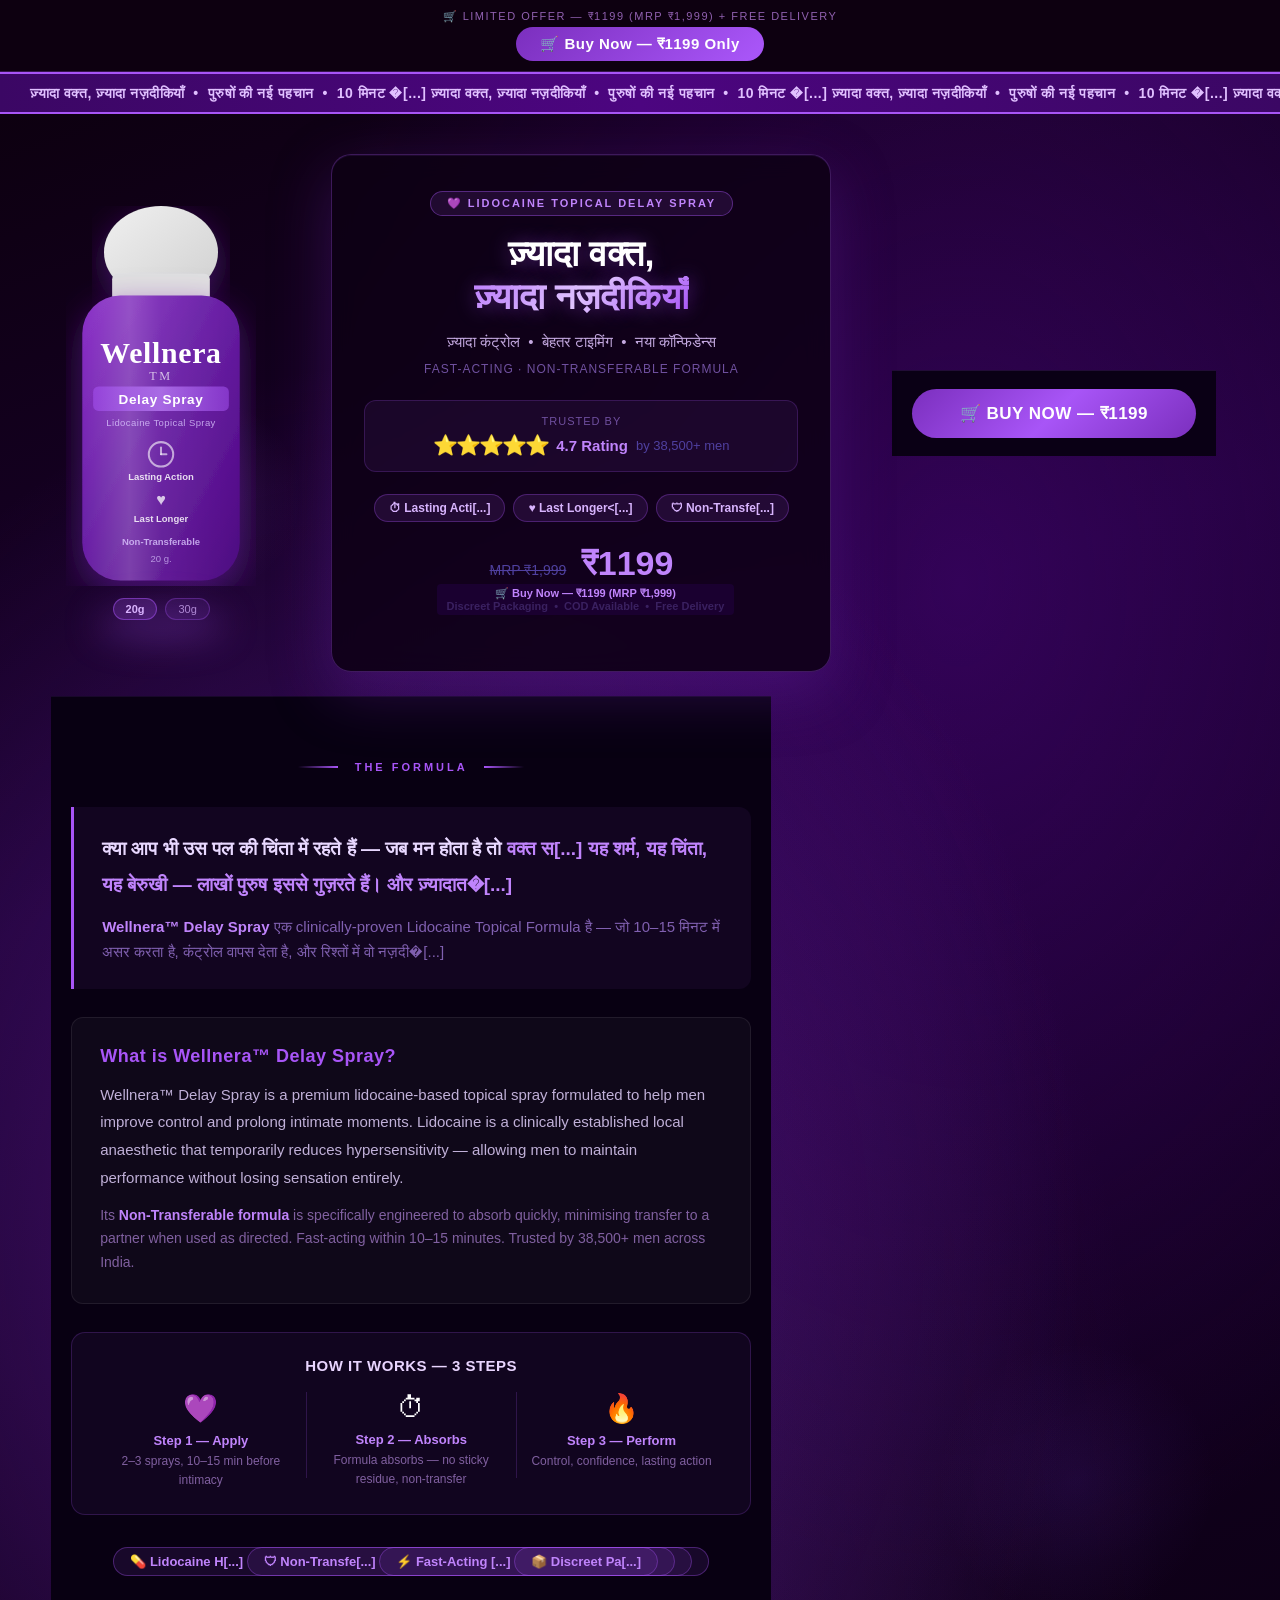
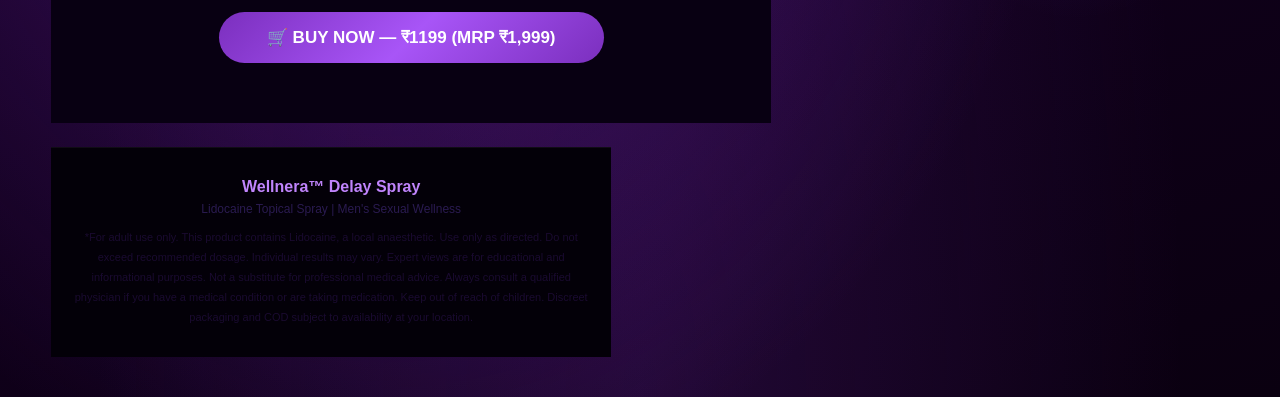
<file: index.html>
<!DOCTYPE html>
<html lang="hi">
<head>
  <meta charset="UTF-8" />
  <meta name="viewport" content="width=device-width, initial-scale=1.0" />
  <title>Wellnera™ Delay Spray — ज़्यादा वक्त, ज़्यादा नज़दीकियाँ</title>
  <style>
    * { margin: 0; padding: 0; box-sizing: border-box; }
    body { font-family: 'Segoe UI', Arial, sans-serif; background: #0d0010; color: #fff; overflow-x: hidden; }
    a { text-decoration: none; color: inherit; }

    @keyframes ticker {
      0%   { transform: translateX(0); }
      100% { transform: translateX(-50%); }
    }
    @keyframes fadeInUp {
      from { opacity: 0; transform: translateY(28px); }
      to   { opacity: 1; transform: translateY(0); }
    }
    @keyframes pulse {
      0%, 100% { box-shadow: 0 0 0 0 rgba(168,85,247,0.55); }
      50%       { box-shadow: 0 0 0 14px rgba(168,85,247,0); }
    }
    @keyframes shimmer {
      0%   { background-position: -200% center; }
      100% { background-position: 200% center; }
    }
    @keyframes floatBottle {
      0%, 100% { transform: translateY(0px); }
      50%       { transform: translateY(-10px); }
    }
    @keyframes glowPulse {
      0%, 100% { opacity: 0.4; }
      50%       { opacity: 0.8; }
    }

    /* Responsive adjustments for hero product (desktop) */
    /* Default sizes (mobile / tablet) are preserved via inline styles. */
    #bottle { width: 220px; }
    #bottle-svg { width: 160px; height: 280px; }
    #hero-card { max-width: 500px; }

    @media (min-width: 1024px) {
      /* Increase bottle size and adjust spacing on larger screens */
      #bottle { width: 320px; }
      #bottle-svg { width: 220px; height: 380px; }
      /* Slightly increase hero padding so the layout breathes */
      #hero { padding: 60px 6% 40px 6%; }
      /* Allow hero card a bit more space while keeping good visual balance */
      #hero-card { max-width: 640px; }
    }
  </style>
</head>
<body>

<!-- ════════════════════════════════════════════════
     SECTION 1 — STICKY HEADER BAR
     Formula: Micro-commitment softener + single phone CTA
═... (rest of unchanged content stays the same) ... -->
<div style="
  position: fixed; top: 0; left: 0; right: 0; z-index: 1199;
  background: #0d0010;
  border-bottom: 1px solid rgba(168,85,247,0.25);
  padding: 10px 20px;
  text-align: center;
">
  <p style="font-size: 11px; color: #9060b0; letter-spacing: 1.5px; text-transform: uppercase; margin-bottom: 4px;">
    🛒 Limited Offer — ₹1199 (MRP ₹1,999) + Free Delivery
  </p>
  <a href="https://wellnera.in/checkouts/cn/hWNDCcYYvPo0mwmWMnPMY0Iu/en-in?_r=AQABQZGovw-bJ-QW9Bp9BNEU9_4K355hhF1zAfSeGA2CKdM" style="
    display: inline-flex; align-items: center; gap: 8px;
    background: linear-gradient(135deg, #7B2FBE, #A855F7, #7B2FBE);
    background-size: 200% auto;
    animation: shimmer 3s linear infinite;
    color: #fff;
    font-weight: 800;
    font-size: 15px;
    padding: 8px 24px;
    border-radius: 50px;
    letter-spacing: 0.5px;
  ">
    🛒 Buy Now — ₹1199 Only
  </a>
</div>

<!-- Spacer -->
<div style="height: 72px;"></div>


<!-- ════════════════════════════════════════════════
     SECTION 2 — SCROLLING TICKER
     Formula: Desire loop × identity claim in motion
═... -->
<div style="
  background: linear-gradient(90deg, #3b0764, #4c0580, #3b0764);
  border-top: 2px solid #A855F7;
  border-bottom: 2px solid #A855F7;
  padding: 10px 0;
  overflow: hidden;
  white-space: nowrap;
">
  <div style="display: inline-block; animation: ticker 20s linear infinite;">
    <span style="color: #e0c0ff; font-weight: 700; font-size: 14px; letter-spacing: 0.5px; padding: 0 30px;">
      ज़्यादा वक्त, ज़्यादा नज़दीकियाँ &nbsp;•&nbsp; पुरुषों की नई पहचान &nbsp;•&nbsp; 10 मिनट �[...]
      ज़्यादा वक्त, ज़्यादा नज़दीकियाँ &nbsp;•&nbsp; पुरुषों की नई पहचान &nbsp;•&nbsp; 10 मिनट �[...]
      ज़्यादा वक्त, ज़्यादा नज़दीकियाँ &nbsp;•&nbsp; पुरुषों की नई पहचान &nbsp;•&nbsp; 10 मिनट �[...]
      ज़्यादा वक्त, ज़्यादा नज़दीकियाँ &nbsp;•&nbsp; पुरुषों की नई पहचान &nbsp;•&nbsp; 10 मिनट �[...]
    </span>
  </div>
</div>


<!-- ════════════════════════════════════════════════
     SECTION 3 — HERO SECTION
     Formula: Pattern interrupt headline + social proof + above-fold CTA
════════════════════════════════════════════════ -->
<div id="hero" style="
  min-height: 92vh;
  background:
    radial-gradient(ellipse at 30% 60%, rgba(107,33,168,0.55) 0%, transparent 55%),
    radial-gradient(ellipse at 75% 25%, rgba(76,5,128,0.5) 0%, transparent 50%),
    radial-gradient(ellipse at 50% 100%, rgba(88,28,135,0.3) 0%, transparent 60%),
    linear-gradient(160deg, #0d0010 0%, #1a0030 35%, #12001f 65%, #0a0010 100%);
  display: flex;
  align-items: center;
  justify-content: space-between;
  padding: 40px 5% 40px 4%;
  position: relative;
  overflow: hidden;
  gap: 24px;
  flex-wrap: wrap;
">

  <!-- Decorative glow orbs -->
  <div style="position:absolute; top:15%; left:8%; width:200px; height:200px; border-radius:50%; background:radial-gradient(circle,rgba(168,85,247,0.12) 0%,transparent 70%); pointer-events:none; [...]"></div>
  <div style="position:absolute; bottom:20%; right:5%; width:280px; height:280px; border-radius:50%; background:radial-gradient(circle,rgba(124,58,237,0.1) 0%,transparent 70%); pointer-events:non[...]"></div>

  <!-- LEFT: Bottle SVG Illustration -->
  <div id="bottle" style="
    flex: 0 0 auto;
    width: 220px;
    display: flex;
    flex-direction: column;
    align-items: center;
    animation: floatBottle 4s ease-in-out infinite;
    position: relative;
  ">
    <!-- Bottle glow -->
    <div style="
      position:absolute; bottom:-20px; left:50%; transform:translateX(-50%);
      width:130px; height:30px;
      background:rgba(168,85,247,0.3);
      filter:blur(18px);
      border-radius:50%;
      animation:glowPulse 4s infinite;
    "></div>

    <!-- Bottle SVG -->
    <svg id="bottle-svg" viewBox="0 0 160 280" width="160" height="280" xmlns="http://www.w3.org/2000/svg">
      <defs>
        <linearGradient id="capGrad" x1="0%" y1="0%" x2="100%" y2="100%">
          <stop offset="0%" style="stop-color:#f0f0f0"/>
          <stop offset="100%" style="stop-color:#d0d0d0"/>
        </linearGradient>
        <linearGradient id="bodyGrad" x1="0%" y1="0%" x2="100%" y2="100%">
          <stop offset="0%" style="stop-color:#8B30C8"/>
          <stop offset="40%" style="stop-color:#6B21A8"/>
          <stop offset="100%" style="stop-color:#4C0580"/>
        </linearGradient>
        <linearGradient id="shineGrad" x1="0%" y1="0%" x2="100%" y2="0%">
          <stop offset="0%" style="stop-color:rgba(255,255,255,0)"/>
          <stop offset="30%" style="stop-color:rgba(255,255,255,0.18)"/>
          <stop offset="50%" style="stop-color:rgba(255,255,255,0.06)"/>
          <stop offset="100%" style="stop-color:rgba(255,255,255,0)"/>
        </linearGradient>
        <linearGradient id="labelGrad" x1="0%" y1="0%" x2="100%" y2="0%">
          <stop offset="0%" style="stop-color:rgba(168,85,247,0.5)"/>
          <stop offset="50%" style="stop-color:rgba(192,132,252,0.7)"/>
          <stop offset="100%" style="stop-color:rgba(168,85,247,0.5)"/>
        </linearGradient>
        <filter id="bottleShadow">
          <feDropShadow dx="0" dy="8" stdDeviation="12" flood-color="rgba(107,33,168,0.7)" flood-opacity="0.8"/>
        </filter>
      </defs>

      <!-- Cap -->
      <rect x="38" y="0" width="84" height="68" rx="42" ry="38" fill="url(#capGrad)" filter="url(#bottleShadow)"/>
      <rect x="44" y="50" width="72" height="20" rx="4" fill="#e0e0e0"/>

      <!-- Body -->
      <rect x="22" y="66" width="116" height="210" rx="28" fill="url(#bodyGrad)" filter="url(#bottleShadow)"/>

      <!-- Shine overlay -->
      <rect x="22" y="66" width="116" height="210" rx="28" fill="url(#shineGrad)"/>

      <!-- Brand name -->
      <text x="80" y="116" text-anchor="middle" font-family="Georgia,serif" font-size="22" font-weight="bold" fill="white" letter-spacing="0.5">Wellnera</text>
      <text x="80" y="128" text-anchor="middle" font-family="Georgia,serif" font-size="9" fill="rgba(255,255,255,0.7)" letter-spacing="2">TM</text>

      <!-- Label band -->
      <rect x="30" y="133" width="100" height="18" rx="4" fill="url(#labelGrad)"/>
      <text x="80" y="146" text-anchor="middle" font-family="Arial,sans-serif" font-size="10" font-weight="700" fill="white" letter-spacing="0.5">Delay Spray</text>

      <!-- Sub label -->
      <text x="80" y="162" text-anchor="middle" font-family="Arial,sans-serif" font-size="7" fill="rgba(220,200,255,0.8)" letter-spacing="0.3">Lidocaine Topical Spray</text>

      <!-- Clock icon area -->
      <circle cx="80" cy="183" r="9" fill="none" stroke="rgba(255,255,255,0.6)" stroke-width="1.5"/>
      <line x1="80" y1="178" x2="80" y2="183" stroke="rgba(255,255,255,0.6)" stroke-width="1.5" stroke-linecap="round"/>
      <line x1="80" y1="183" x2="84" y2="183" stroke="rgba(255,255,255,0.6)" stroke-width="1.5" stroke-linecap="round"/>
      <text x="80" y="202" text-anchor="middle" font-family="Arial,sans-serif" font-size="7" fill="rgba(255,255,255,0.85)" font-weight="600">Lasting Action</text>

      <!-- Heart icon -->
      <text x="80" y="220" text-anchor="middle" font-size="12" fill="rgba(255,255,255,0.75)">♥</text>
      <text x="80" y="233" text-anchor="middle" font-family="Arial,sans-serif" font-size="7" fill="rgba(255,255,255,0.85)" font-weight="600">Last Longer</text>

      <!-- Non-transfer -->
      <text x="80" y="250" text-anchor="middle" font-family="Arial,sans-serif" font-size="7" fill="rgba(220,200,255,0.8)" font-weight="600">Non-Transferable</text>
      <text x="80" y="262" text-anchor="middle" font-family="Arial,sans-serif" font-size="7" fill="rgba(220,200,255,0.7)">20 g.</text>
    </svg>

    <!-- Size badges -->
    <div style="display:flex; gap:8px; margin-top:12px;">
      <span style="background:rgba(168,85,247,0.2); border:1px solid rgba(168,85,247,0.5); color:#e0c0ff; font-size:11px; font-weight:700; padding:4px 12px; border-radius:20px;">20g</span>
      <span style="background:rgba(168,85,247,0.1); border:1px solid rgba(168,85,247,0.3); color:#b090d0; font-size:11px; padding:4px 12px; border-radius:20px;">30g</span>
    </div>
  </div>

  <!-- RIGHT: Hero Card -->
  <div id="hero-card" style="
    flex: 1;
    min-width: 280px;
    max-width: 500px;
    background: rgba(13,0,20,0.85);
    border: 1px solid rgba(168,85,247,0.3);
    border-radius: 20px;
    padding: 36px 32px;
    backdrop-filter: blur(12px);
    animation: fadeInUp 0.8s ease both;
    box-shadow: 0 20px 60px rgba(107,33,168,0.35), inset 0 1px 0 rgba(168,85,247,0.1);
  ">
    <!-- Badge -->
    <div style="text-align:center; margin-bottom:16px;">
      <span style="
        display:inline-block;
        background:rgba(168,85,247,0.12);
        border:1px solid rgba(168,85,247,0.4);
        color:#c084fc;
        font-size:11px; font-weight:700;
        letter-spacing:2px; text-transform:uppercase;
        padding:5px 16px; border-radius:50px;
      ">💜 Lidocaine Topical Delay Spray</span>
    </div>

    <h1 style="
      font-size: 36px; font-weight: 900; line-height: 1.2;
      text-align: center; color: #fff; margin-bottom: 12px;
      text-shadow: 0 2px 20px rgba(168,85,247,0.4);
    ">
      ज़्यादा वक्त,<br/>
      <span style="
        background: linear-gradient(135deg, #C084FC, #E9D5FF, #A855F7);
        -webkit-background-clip: text; -webkit-text-fill-color: transparent;
        background-clip: text;
      ">ज़्यादा नज़दीकियाँ</span>
    </h1>

    <p style="text-align:center; color:#c4a8e0; font-size:15px; margin-bottom:8px; line-height:1.6;">
      ज़्यादा कंट्रोल &nbsp;•&nbsp; बेहतर टाइमिंग &nbsp;•&nbsp; नया कॉन्फिडेन्स
    </p>
    <p style="text-align:center; color:#7050a0; font-size:12px; margin-bottom:24px; letter-spacing:1px; text-transform:uppercase;">
      Fast-Acting · Non-Transferable Formula
    </p>

    <!-- Rating -->
    <div style="
      background:rgba(168,85,247,0.08);
      border:1px solid rgba(168,85,247,0.2);
      border-radius:12px; padding:14px 20px;
      text-align:center; margin-bottom:22px;
    ">
      <div style="font-size:11px; color:#7050a0; letter-spacing:1px; margin-bottom:6px;">TRUSTED BY</div>
      <div style="display:flex; align-items:center; justify-content:center; gap:8px;">
        <span style="font-size:20px; letter-spacing:-2px;">⭐⭐⭐⭐⭐</span>
        <span style="font-size:15px; color:#c084fc; font-weight:700;">4.7 Rating</span>
        <span style="color:#5040a0; font-size:13px;">by 38,500+ men</span>
      </div>
    </div>

    <!-- 3 Feature pills -->
    <div style="display:flex; gap:8px; flex-wrap:wrap; justify-content:center; margin-bottom:22px;">
      <span style="background:rgba(168,85,247,0.12); border:1px solid rgba(168,85,247,0.3); color:#d8b4fe; font-size:12px; font-weight:600; padding:6px 14px; border-radius:20px;">⏱ Lasting Acti[...]</span>
      <span style="background:rgba(168,85,247,0.12); border:1px solid rgba(168,85,247,0.3); color:#d8b4fe; font-size:12px; font-weight:600; padding:6px 14px; border-radius:20px;">♥ Last Longer<[...]</span>
      <span style="background:rgba(168,85,247,0.12); border:1px solid rgba(168,85,247,0.3); color:#d8b4fe; font-size:12px; font-weight:600; padding:6px 14px; border-radius:20px;">🛡 Non-Transfe[...]</span>
    </div>

    <!-- Price -->
    <div style="text-align:center; margin-bottom:20px;">
      <span style="color:#5040a0; font-size:14px; text-decoration:line-through;">MRP ₹1,999</span>
      <span style="color:#c084fc; font-size:34px; font-weight:900; margin-left:10px;">₹1199</span>
      <span style="display:inline-block; background:#1a0030; color:#c084fc; font-size:11px; font-weight:700; padding:3px 10px; border-radius:4px; margin-left:8px; border:1px solid rgba(168,85,247[...]
    </div>

    <a href="https://wellnera.in/checkouts/cn/hWNDCcYYvPo0mwmWMnPMY0Iu/en-in?_r=AQABQZGovw-bJ-QW9Bp9BNEU9_4K355hhF1zAfSeGA2CKdM" style="
      display: block;
      background: linear-gradient(135deg, #7B2FBE, #A855F7, #7B2FBE);
      color: #fff;
      font-weight: 900; font-size: 18px;
      text-align: center; padding: 16px 24px;
      border-radius: 50px;
      animation: pulse 2.5s infinite;
      text-transform: uppercase;
      margin-bottom: 12px;
      letter-spacing: 0.5px;
    ">
      🛒 Buy Now — ₹1199 (MRP ₹1,999)
    </a>
    <p style="text-align:center; color:#3a2060; font-size:11px;">
      Discreet Packaging &nbsp;•&nbsp; COD Available &nbsp;•&nbsp; Free Delivery
    </p>
  </div>
</div>

<!-- Floating bottom CTA -->
<div style="text-align:center; background:#0a0015; padding:18px 20px; border-top:1px solid rgba(168,85,247,0.15);">
  <a href="https://wellnera.in/checkouts/cn/hWNDCcYYvPo0mwmWMnPMY0Iu/en-in?_r=AQABQZGovw-bJ-QW9Bp9BNEU9_4K355hhF1zAfSeGA2CKdM" style="
    display:inline-block;
    background:linear-gradient(135deg,#7B2FBE,#A855F7,#7B2FBE);
    color:#fff; font-weight:900; font-size:17px;
    padding:14px 48px; border-radius:50px;
    animation:pulse 2.5s infinite;
    text-transform:uppercase; letter-spacing:0.5px;
  ">🛒 BUY NOW — ₹1199</a>
</div>


<!-- ════════════════════════════════════════════════
     SECTION 4 — PRODUCT ORIGIN / CREDIBILITY BRIDGE
... (rest of the file unchanged) ... -->
<div style="background:#080012; padding:60px 20px; border-top:1px solid rgba(168,85,247,0.1);">
  <div style="max-width:680px; margin:0 auto;">

    <div style="text-align:center; margin-bottom:32px;">
      <span style="display:inline-block; width:40px; height:2px; background:linear-gradient(90deg,transparent,#A855F7); vertical-align:middle; margin-right:12px;"></span>
      <span style="color:#A855F7; font-size:11px; letter-spacing:3px; text-transform:uppercase; font-weight:700;">The Formula</span>
      <span style="display:inline-block; width:40px; height:2px; background:linear-gradient(90deg,#A855F7,transparent); vertical-align:middle; margin-left:12px;"></span>
    </div>

    <!-- Hindi emotional block -->
    <div style="
      background:rgba(168,85,247,0.06);
      border-left:3px solid #A855F7;
      border-radius:0 12px 12px 0;
      padding:24px 28px; margin-bottom:28px;
    ">
      <p style="font-size:19px; line-height:1.85; color:#e8d8ff; font-weight:600;">
        क्या आप भी उस पल की चिंता में रहते हैं — जब मन होता है तो <span style="color:#c084fc;">वक्त स[...]
        यह शर्म, यह चिंता, यह बेरुखी — लाखों पुरुष इससे गुज़रते हैं। और ज़्यादात�[...]
      </p>
      <p style="font-size:15px; color:#8060b0; margin-top:12px; line-height:1.7;">
        <strong style="color:#c084fc;">Wellnera™ Delay Spray</strong> एक clinically-proven Lidocaine Topical Formula है —
        जो 10–15 मिनट में असर करता है, कंट्रोल वापस देता है, और रिश्तों में वो नज़दी�[...]
      </p>
    </div>

    <!-- English authority block -->
    <div style="
      background:rgba(255,255,255,0.03);
      border:1px solid rgba(255,255,255,0.08);
      border-radius:12px; padding:28px; margin-bottom:28px;
    ">
      <h2 style="color:#A855F7; font-size:18px; margin-bottom:14px; letter-spacing:0.5px;">
        What is Wellnera™ Delay Spray?
      </h2>
      <p style="color:#c0b0d8; font-size:15px; line-height:1.85;">
        Wellnera™ Delay Spray is a premium lidocaine-based topical spray formulated to help men improve control and
        prolong intimate moments. Lidocaine is a clinically established local anaesthetic that temporarily reduces
        hypersensitivity — allowing men to maintain performance without losing sensation entirely.
      </p>
      <p style="color:#8060a0; font-size:14px; margin-top:12px; line-height:1.7;">
        Its <strong style="color:#c084fc;">Non-Transferable formula</strong> is specifically engineered to absorb quickly,
        minimising transfer to a partner when used as directed. Fast-acting within 10–15 minutes. Trusted by 38,500+ men across India.
      </p>
    </div>

    <!-- How it works strip -->
    <div style="
      background:rgba(168,85,247,0.06);
      border:1px solid rgba(168,85,247,0.2);
      border-radius:14px; padding:24px; margin-bottom:32px;
    ">
      <h3 style="color:#e9d5ff; font-size:15px; font-weight:700; margin-bottom:18px; text-align:center; letter-spacing:0.5px;">
        HOW IT WORKS — 3 STEPS
      </h3>
      <div style="display:flex; gap:0; flex-wrap:wrap;">
        <div style="flex:1; min-width:140px; text-align:center; padding:0 12px;">
          <div style="font-size:28px; margin-bottom:8px;">💜</div>
          <div style="color:#c084fc; font-size:13px; font-weight:700; margin-bottom:4px;">Step 1 — Apply</div>
          <div style="color:#8060a0; font-size:12px; line-height:1.6;">2–3 sprays, 10–15 min before intimacy</div>
        </div>
        <div style="width:1px; background:rgba(168,85,247,0.2); margin:0 0 12px;"></div>
        <div style="flex:1; min-width:140px; text-align:center; padding:0 12px;">
          <div style="font-size:28px; margin-bottom:8px;">⏱</div>
          <div style="color:#c084fc; font-size:13px; font-weight:700; margin-bottom:4px;">Step 2 — Absorbs</div>
          <div style="color:#8060a0; font-size:12px; line-height:1.6;">Formula absorbs — no sticky residue, non-transfer</div>
        </div>
        <div style="width:1px; background:rgba(168,85,247,0.2); margin:0 0 12px;"></div>
        <div style="flex:1; min-width:140px; text-align:center; padding:0 12px;">
          <div style="font-size:28px; margin-bottom:8px;">🔥</div>
          <div style="color:#c084fc; font-size:13px; font-weight:700; margin-bottom:4px;">Step 3 — Perform</div>
          <div style="color:#8060a0; font-size:12px; line-height:1.6;">Control, confidence, lasting action</div>
        </div>
      </div>
    </div>

    <!-- Active ingredient badge -->
    <div style="display:flex; flex-wrap:wrap; gap:10px; justify-content:center; margin-bottom:36px;">
      <span style="background:rgba(168,85,247,0.1); border:1px solid rgba(168,85,247,0.35); color:#c084fc; padding:6px 16px; border-radius:20px; font-size:13px; font-weight:700;">💊 Lidocaine H[...]
      <span style="background:rgba(168,85,247,0.1); border:1px solid rgba(168,85,247,0.35); color:#c084fc; padding:6px 16px; border-radius:20px; font-size:13px; font-weight:700;">🛡 Non-Transfe[...]
      <span style="background:rgba(168,85,247,0.1); border:1px solid rgba(168,85,247,0.35); color:#c084fc; padding:6px 16px; border-radius:20px; font-size:13px; font-weight:700;">⚡ Fast-Acting [...]
      <span style="background:rgba(168,85,247,0.1); border:1px solid rgba(168,85,247,0.35); color:#c084fc; padding:6px 16px; border-radius:20px; font-size:13px; font-weight:700;">📦 Discreet Pa[...]
    </div>

    <div style="text-align:center;">
      <a href="https://wellnera.in/checkouts/cn/hWNDCcYYvPo0mwmWMnPMY0Iu/en-in?_r=AQABQZGovw-bJ-QW9Bp9BNEU9_4K355hhF1zAfSeGA2CKdM" style="
        display:inline-block;
        background:linear-gradient(135deg,#7B2FBE,#A855F7,#7B2FBE);
        color:#fff; font-weight:900; font-size:17px;
        padding:15px 48px; border-radius:50px;
        animation:pulse 2.5s infinite; text-transform:uppercase;
      ">🛒 BUY NOW — ₹1199 (MRP ₹1,999)</a>
    </div>
  </div>
</div>


<!-- ... the rest of the HTML remains unchanged ... -->

<!-- FOOTER -->
<div style="background:#030008; padding:30px 20px; border-top:1px solid rgba(255,255,255,0.05); text-align:center;">
  <p style="color:#c084fc; font-size:16px; font-weight:700; margin-bottom:6px;">Wellnera™ Delay Spray</p>
  <p style="color:#2a1a50; font-size:12px; margin-bottom:12px;">Lidocaine Topical Spray | Men's Sexual Wellness</p>
  <p style="color:#1a0a30; font-size:11px; line-height:1.8; max-width:520px; margin:0 auto;">
    *For adult use only. This product contains Lidocaine, a local anaesthetic. Use only as directed. Do not exceed recommended dosage.
    Individual results may vary. Expert views are for educational and informational purposes. Not a substitute for professional medical advice.
    Always consult a qualified physician if you have a medical condition or are taking medication. Keep out of reach of children.
    Discreet packaging and COD subject to availability at your location.
  </p>
</div>

</body>
</html>
</file>
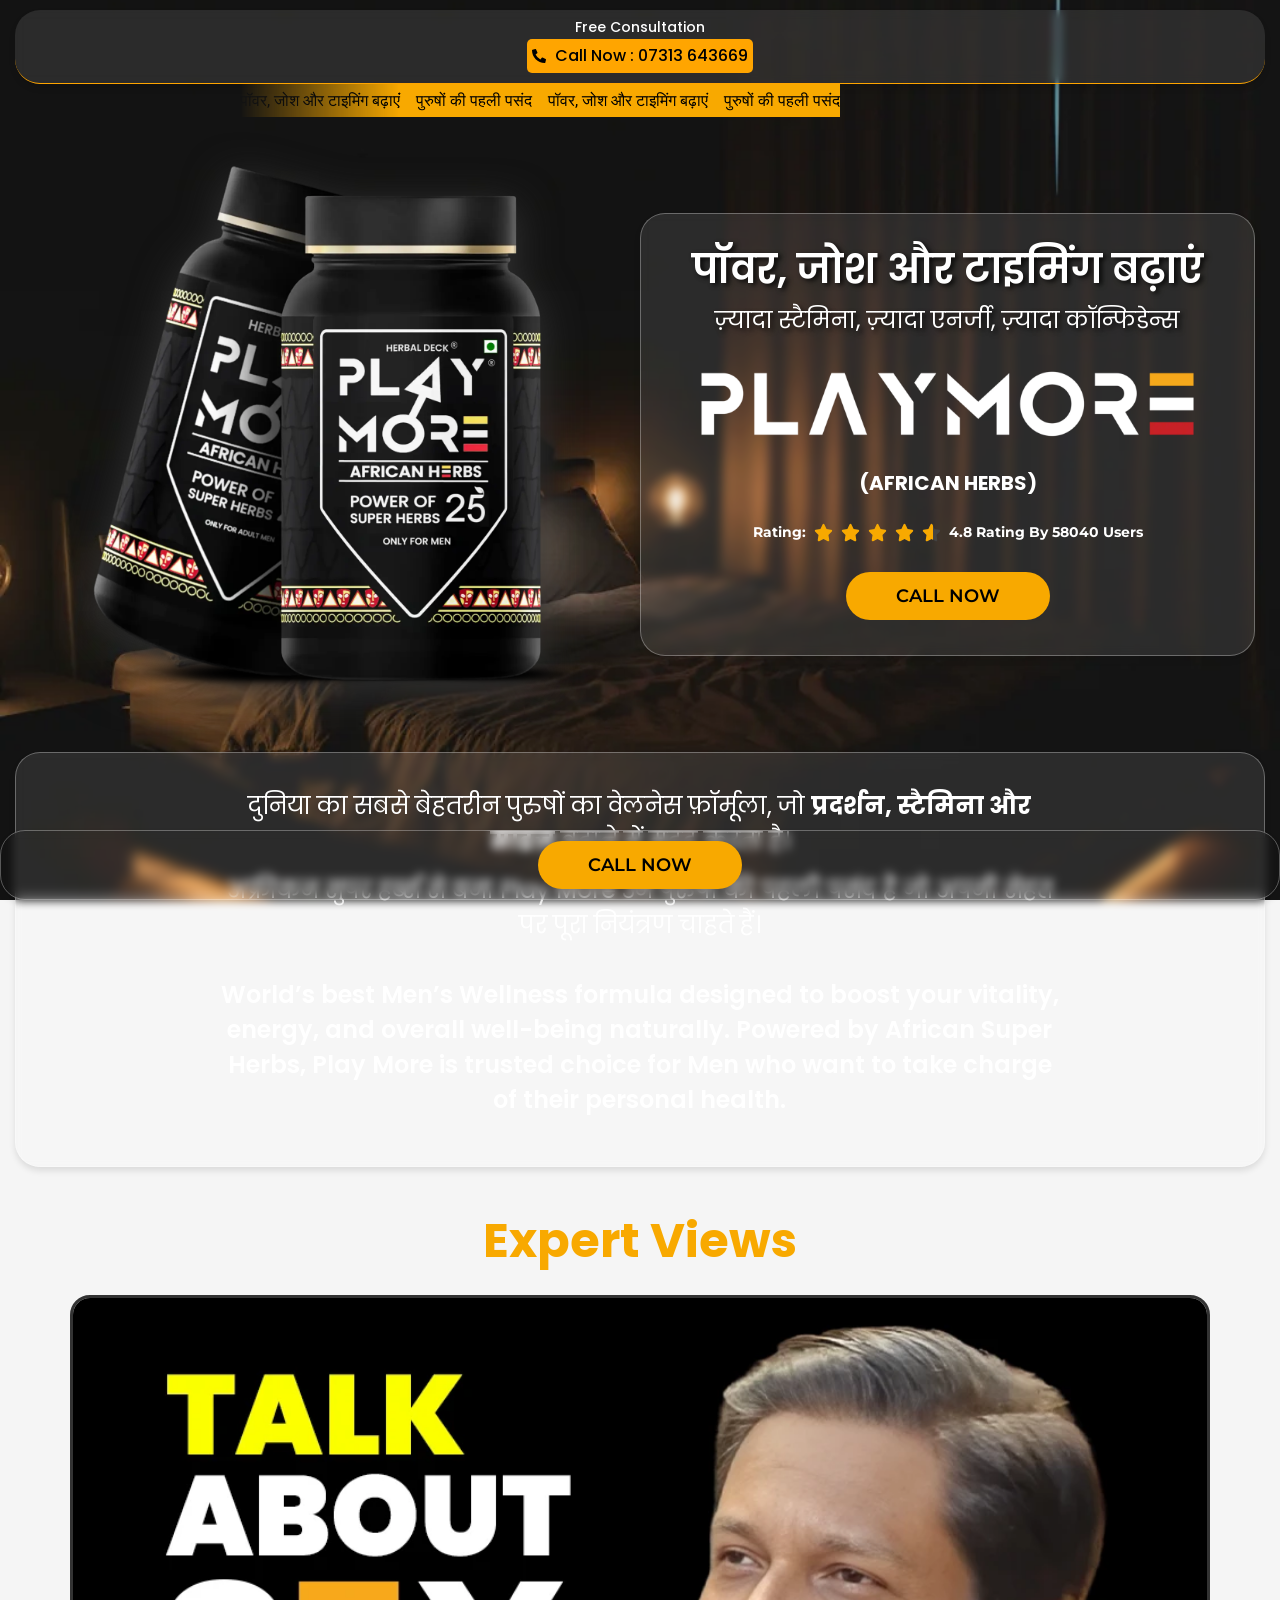
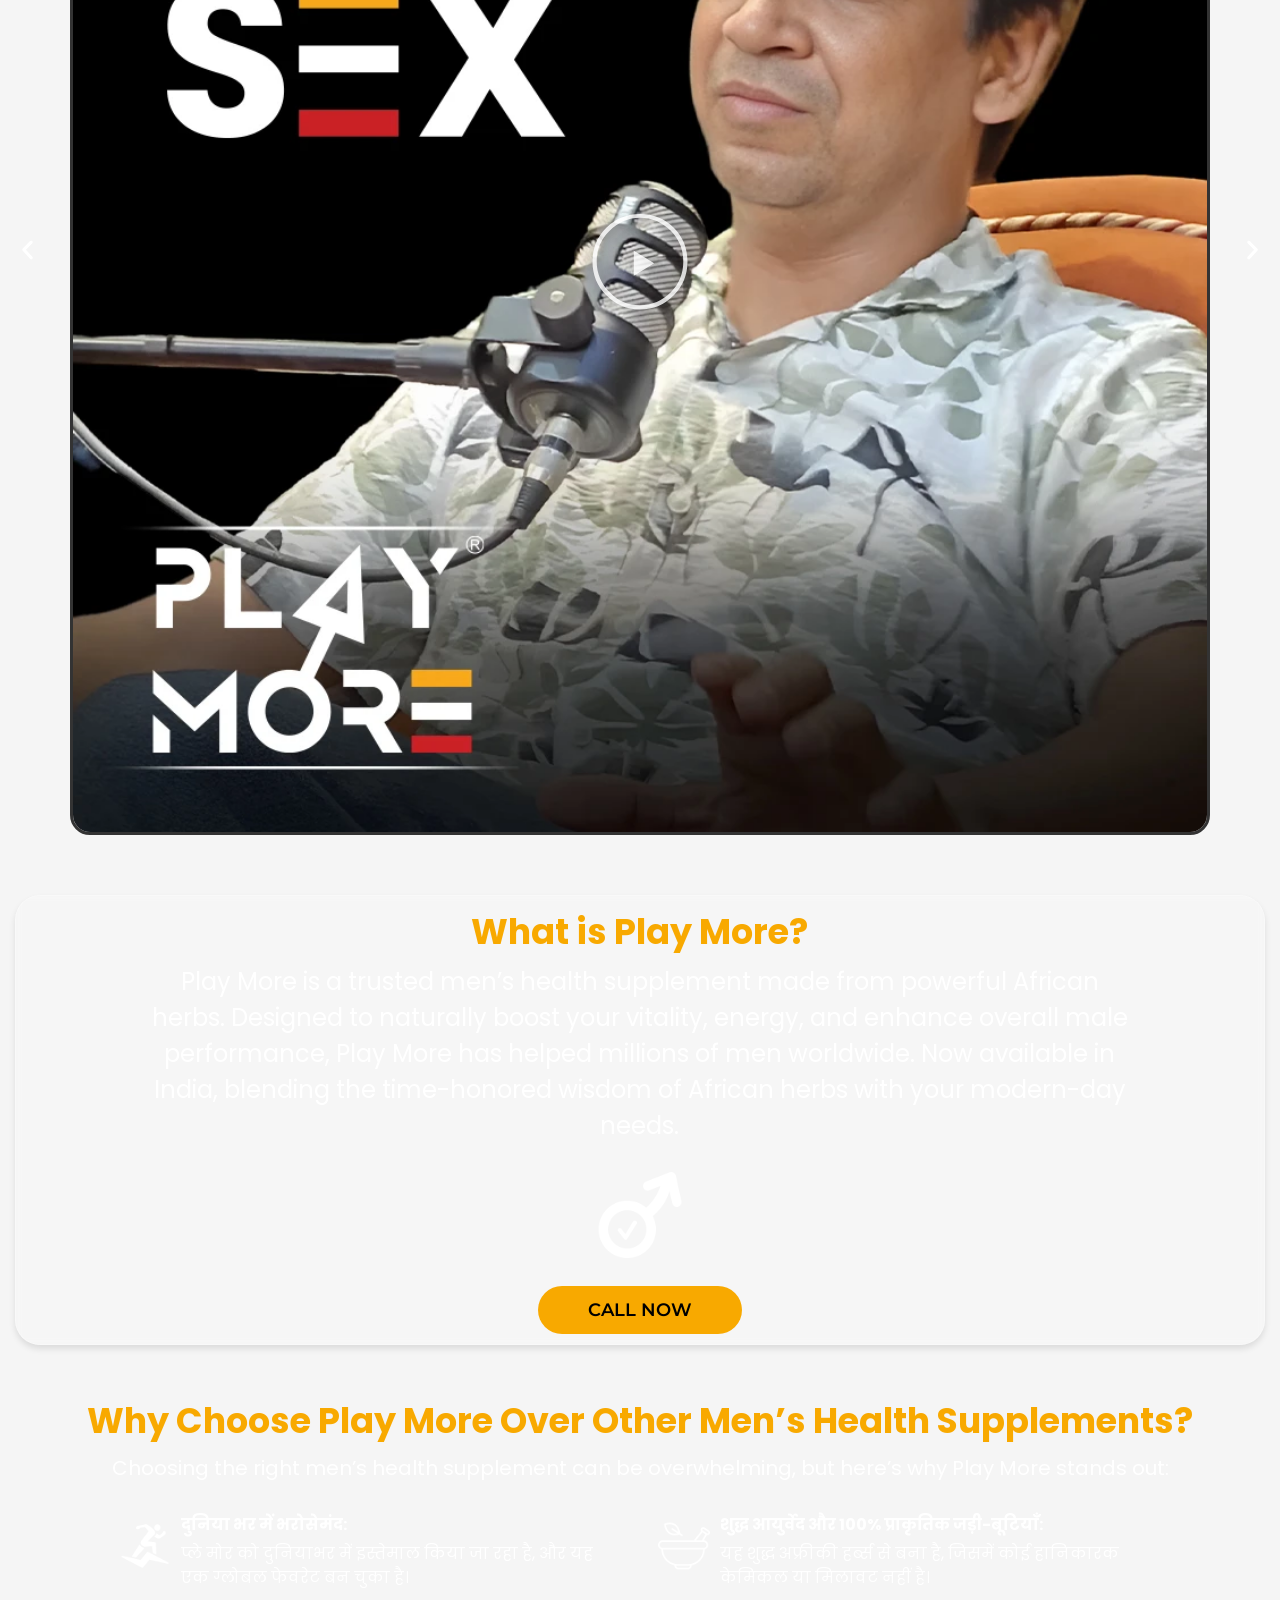
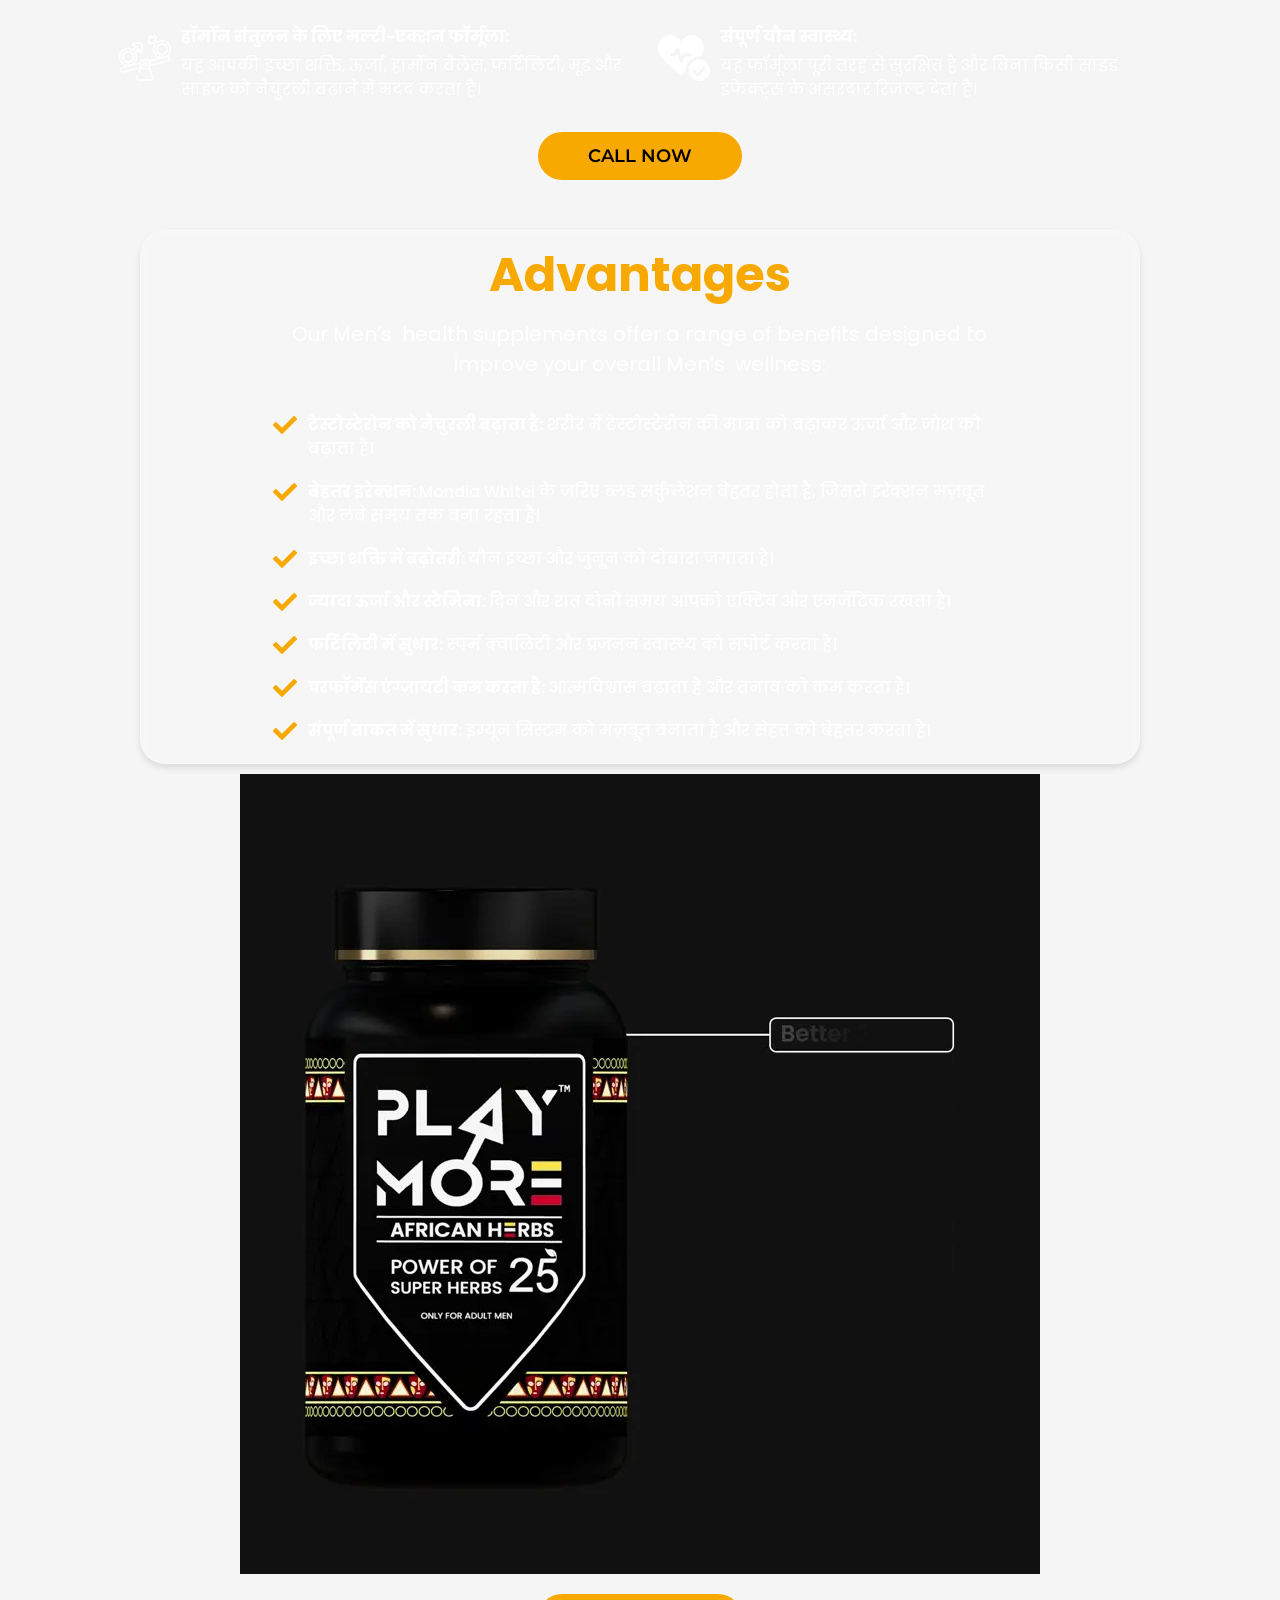
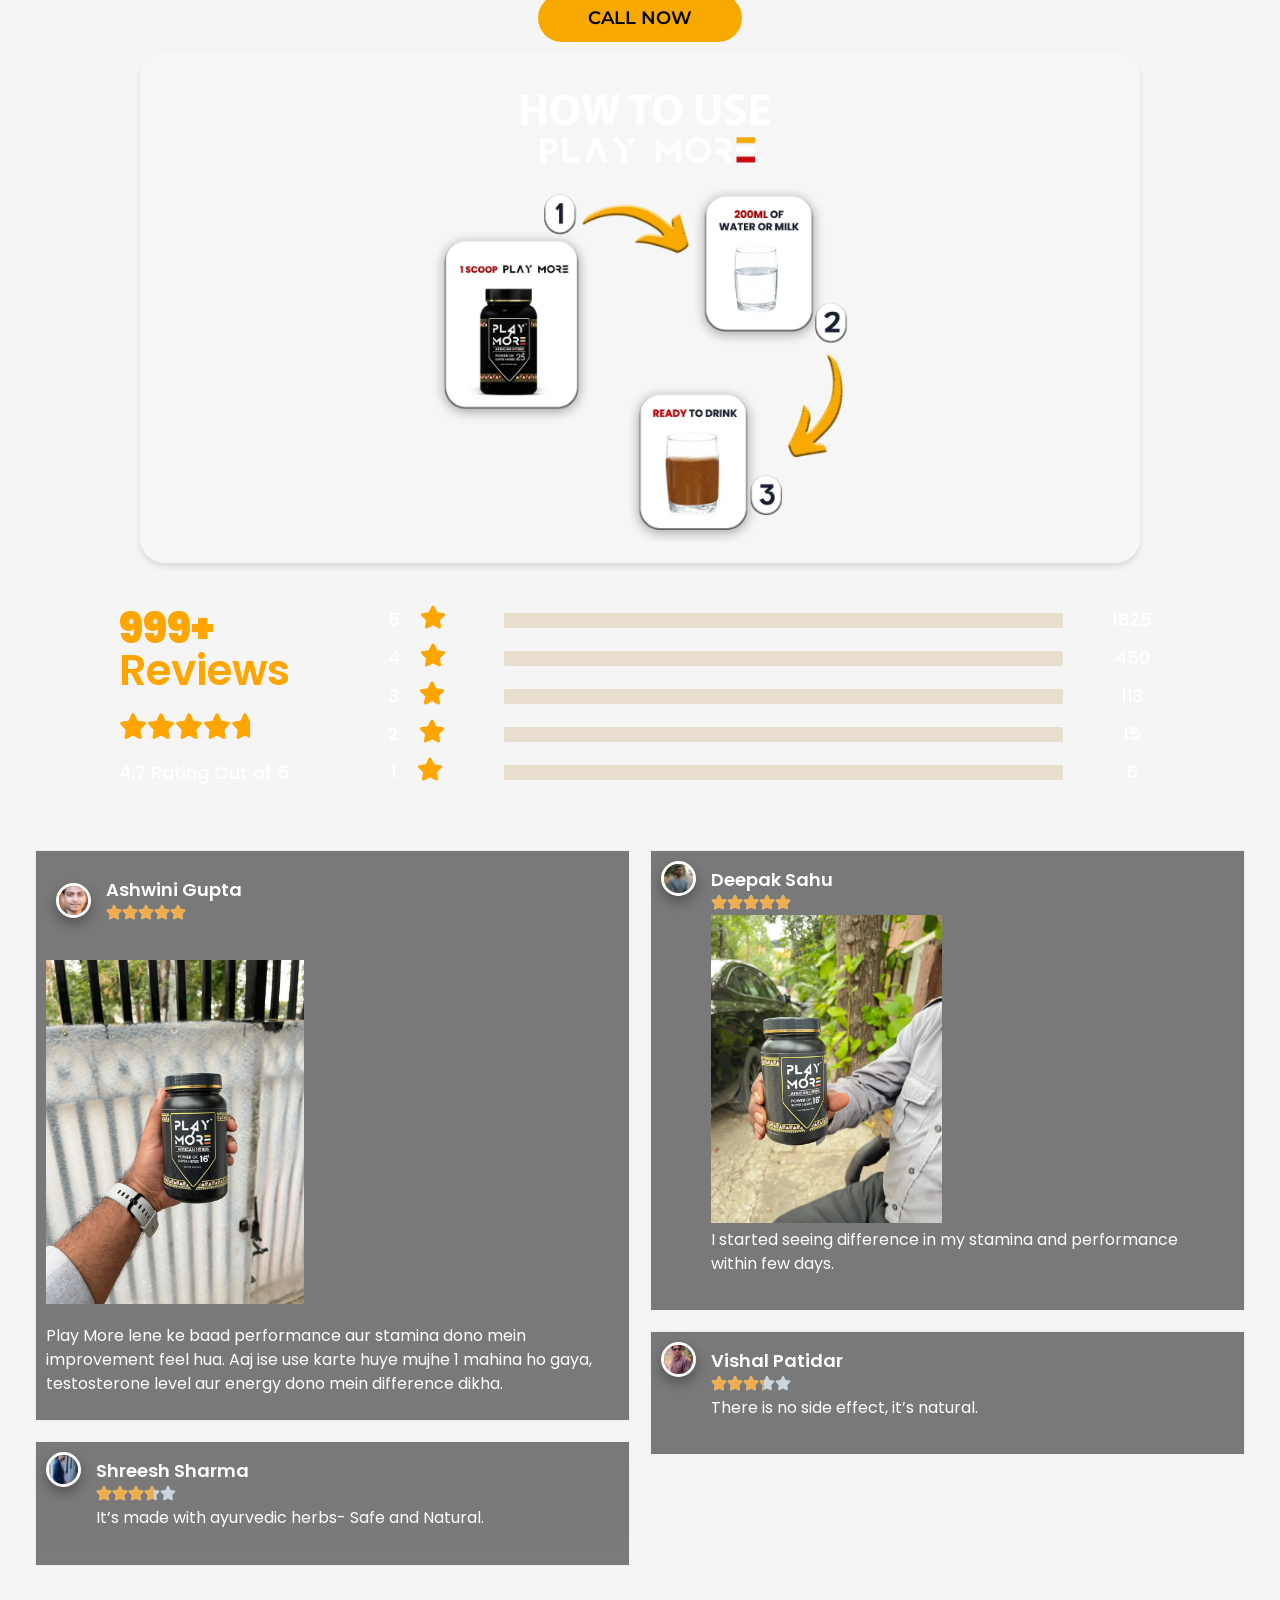
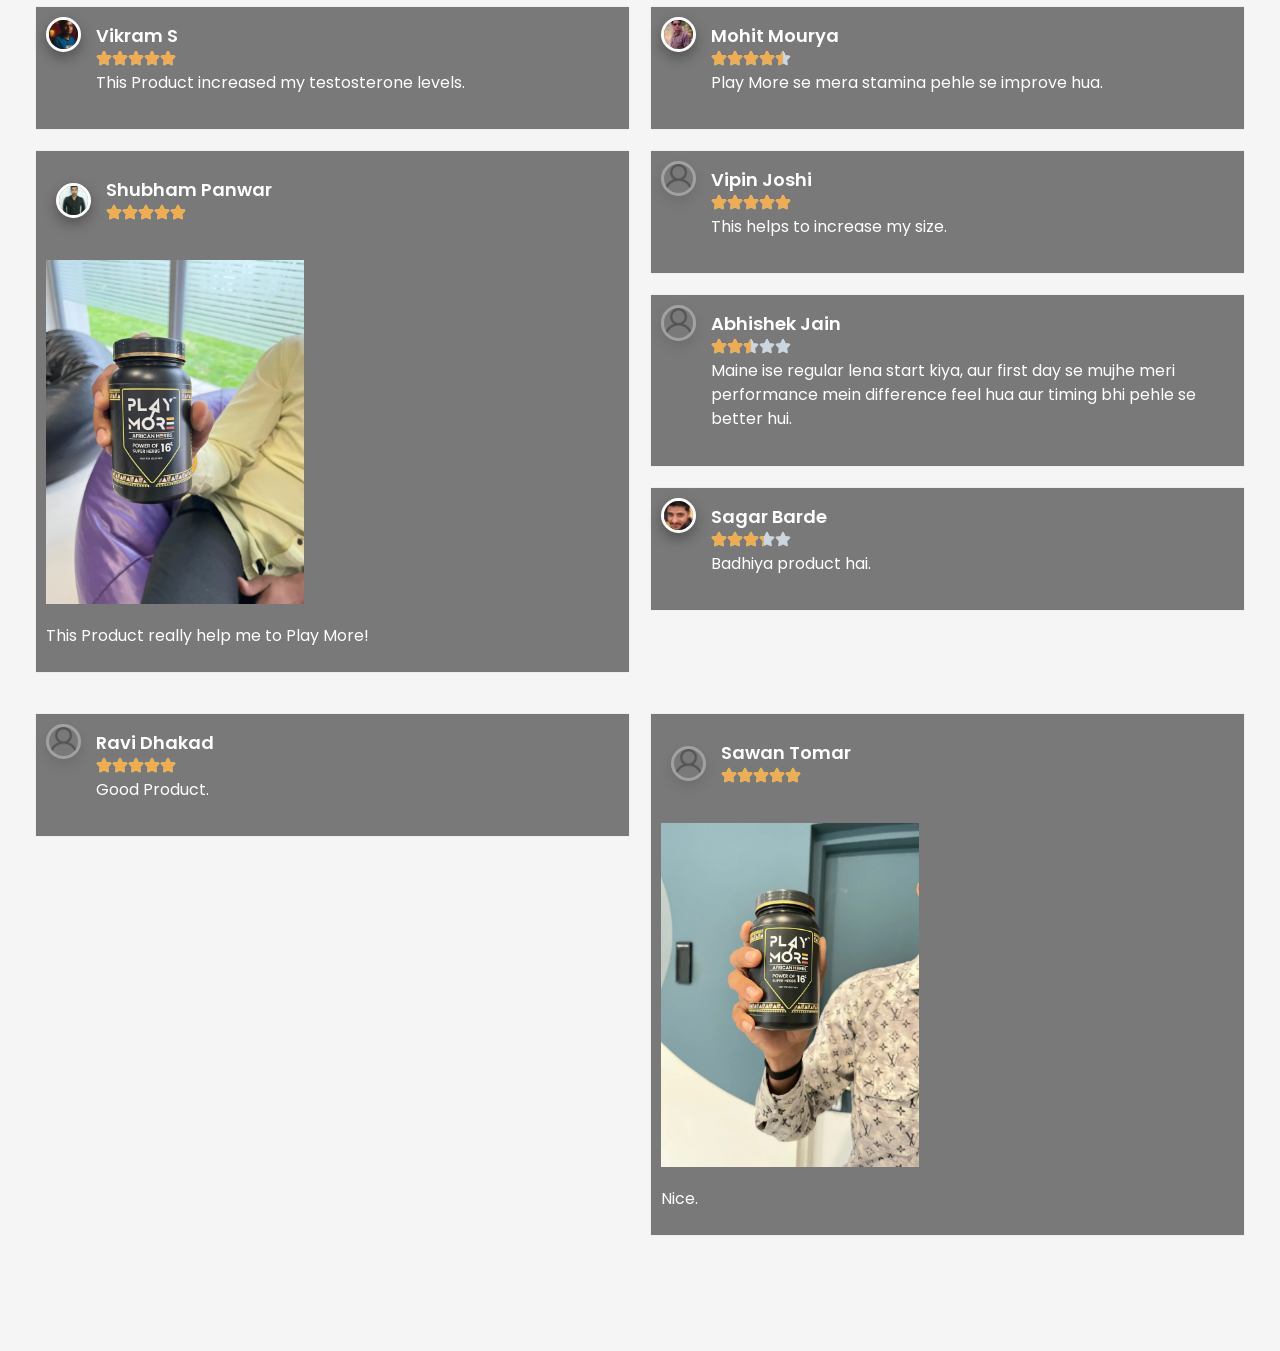
<file: playmoreherbs.org/index.html>
<!DOCTYPE html>
<html lang="en-US">
<head>
	<meta charset="UTF-8">
		<title>playmoreherbs.org</title>
<meta name='robots' content='max-image-preview:large' />
<link rel="alternate" type="application/rss+xml" title="playmoreherbs.org &raquo; Feed" href="feed/index.rss" />
<link rel="alternate" type="application/rss+xml" title="playmoreherbs.org &raquo; Comments Feed" href="comments/feed/index.rss" />
<link rel="alternate" title="oEmbed (JSON)" type="application/json+oembed" href="wp-json/oembed/1.0/embed%EF%B9%96url=https%EF%B9%95%EA%A4%B7%EA%A4%B7playmoreherbs.org%EA%A4%B7.json" />
<link rel="alternate" title="oEmbed (XML)" type="text/xml+oembed" href="wp-json/oembed/1.0/embed%EF%B9%96url=https%EF%B9%95%EA%A4%B7%EA%A4%B7playmoreherbs.org%EA%A4%B7&amp;format=xml.xml" />
<style id="wp-img-auto-sizes-contain-inline-css">img:is([sizes=auto i],[sizes^="auto," i]){contain-intrinsic-size:3000px 1500px}
/*# sourceURL=wp-img-auto-sizes-contain-inline-css */
</style>

<style id="wp-emoji-styles-inline-css">img.wp-smiley, img.emoji {
		display: inline !important;
		border: none !important;
		box-shadow: none !important;
		height: 1em !important;
		width: 1em !important;
		margin: 0 0.07em !important;
		vertical-align: -0.1em !important;
		background: none !important;
		padding: 0 !important;
	}
/*# sourceURL=wp-emoji-styles-inline-css */
</style>
<style id="global-styles-inline-css">:root{--wp--preset--aspect-ratio--square: 1;--wp--preset--aspect-ratio--4-3: 4/3;--wp--preset--aspect-ratio--3-4: 3/4;--wp--preset--aspect-ratio--3-2: 3/2;--wp--preset--aspect-ratio--2-3: 2/3;--wp--preset--aspect-ratio--16-9: 16/9;--wp--preset--aspect-ratio--9-16: 9/16;--wp--preset--color--black: #000000;--wp--preset--color--cyan-bluish-gray: #abb8c3;--wp--preset--color--white: #ffffff;--wp--preset--color--pale-pink: #f78da7;--wp--preset--color--vivid-red: #cf2e2e;--wp--preset--color--luminous-vivid-orange: #ff6900;--wp--preset--color--luminous-vivid-amber: #fcb900;--wp--preset--color--light-green-cyan: #7bdcb5;--wp--preset--color--vivid-green-cyan: #00d084;--wp--preset--color--pale-cyan-blue: #8ed1fc;--wp--preset--color--vivid-cyan-blue: #0693e3;--wp--preset--color--vivid-purple: #9b51e0;--wp--preset--gradient--vivid-cyan-blue-to-vivid-purple: linear-gradient(135deg,rgb(6,147,227) 0%,rgb(155,81,224) 100%);--wp--preset--gradient--light-green-cyan-to-vivid-green-cyan: linear-gradient(135deg,rgb(122,220,180) 0%,rgb(0,208,130) 100%);--wp--preset--gradient--luminous-vivid-amber-to-luminous-vivid-orange: linear-gradient(135deg,rgb(252,185,0) 0%,rgb(255,105,0) 100%);--wp--preset--gradient--luminous-vivid-orange-to-vivid-red: linear-gradient(135deg,rgb(255,105,0) 0%,rgb(207,46,46) 100%);--wp--preset--gradient--very-light-gray-to-cyan-bluish-gray: linear-gradient(135deg,rgb(238,238,238) 0%,rgb(169,184,195) 100%);--wp--preset--gradient--cool-to-warm-spectrum: linear-gradient(135deg,rgb(74,234,220) 0%,rgb(151,120,209) 20%,rgb(207,42,186) 40%,rgb(238,44,130) 60%,rgb(251,105,98) 80%,rgb(254,248,76) 100%);--wp--preset--gradient--blush-light-purple: linear-gradient(135deg,rgb(255,206,236) 0%,rgb(152,150,240) 100%);--wp--preset--gradient--blush-bordeaux: linear-gradient(135deg,rgb(254,205,165) 0%,rgb(254,45,45) 50%,rgb(107,0,62) 100%);--wp--preset--gradient--luminous-dusk: linear-gradient(135deg,rgb(255,203,112) 0%,rgb(199,81,192) 50%,rgb(65,88,208) 100%);--wp--preset--gradient--pale-ocean: linear-gradient(135deg,rgb(255,245,203) 0%,rgb(182,227,212) 50%,rgb(51,167,181) 100%);--wp--preset--gradient--electric-grass: linear-gradient(135deg,rgb(202,248,128) 0%,rgb(113,206,126) 100%);--wp--preset--gradient--midnight: linear-gradient(135deg,rgb(2,3,129) 0%,rgb(40,116,252) 100%);--wp--preset--font-size--small: 13px;--wp--preset--font-size--medium: 20px;--wp--preset--font-size--large: 36px;--wp--preset--font-size--x-large: 42px;--wp--preset--spacing--20: 0.44rem;--wp--preset--spacing--30: 0.67rem;--wp--preset--spacing--40: 1rem;--wp--preset--spacing--50: 1.5rem;--wp--preset--spacing--60: 2.25rem;--wp--preset--spacing--70: 3.38rem;--wp--preset--spacing--80: 5.06rem;--wp--preset--shadow--natural: 6px 6px 9px rgba(0, 0, 0, 0.2);--wp--preset--shadow--deep: 12px 12px 50px rgba(0, 0, 0, 0.4);--wp--preset--shadow--sharp: 6px 6px 0px rgba(0, 0, 0, 0.2);--wp--preset--shadow--outlined: 6px 6px 0px -3px rgb(255, 255, 255), 6px 6px rgb(0, 0, 0);--wp--preset--shadow--crisp: 6px 6px 0px rgb(0, 0, 0);}:root { --wp--style--global--content-size: 800px;--wp--style--global--wide-size: 1200px; }:where(body) { margin: 0; }.wp-site-blocks > .alignleft { float: left; margin-right: 2em; }.wp-site-blocks > .alignright { float: right; margin-left: 2em; }.wp-site-blocks > .aligncenter { justify-content: center; margin-left: auto; margin-right: auto; }:where(.wp-site-blocks) > * { margin-block-start: 24px; margin-block-end: 0; }:where(.wp-site-blocks) > :first-child { margin-block-start: 0; }:where(.wp-site-blocks) > :last-child { margin-block-end: 0; }:root { --wp--style--block-gap: 24px; }:root :where(.is-layout-flow) > :first-child{margin-block-start: 0;}:root :where(.is-layout-flow) > :last-child{margin-block-end: 0;}:root :where(.is-layout-flow) > *{margin-block-start: 24px;margin-block-end: 0;}:root :where(.is-layout-constrained) > :first-child{margin-block-start: 0;}:root :where(.is-layout-constrained) > :last-child{margin-block-end: 0;}:root :where(.is-layout-constrained) > *{margin-block-start: 24px;margin-block-end: 0;}:root :where(.is-layout-flex){gap: 24px;}:root :where(.is-layout-grid){gap: 24px;}.is-layout-flow > .alignleft{float: left;margin-inline-start: 0;margin-inline-end: 2em;}.is-layout-flow > .alignright{float: right;margin-inline-start: 2em;margin-inline-end: 0;}.is-layout-flow > .aligncenter{margin-left: auto !important;margin-right: auto !important;}.is-layout-constrained > .alignleft{float: left;margin-inline-start: 0;margin-inline-end: 2em;}.is-layout-constrained > .alignright{float: right;margin-inline-start: 2em;margin-inline-end: 0;}.is-layout-constrained > .aligncenter{margin-left: auto !important;margin-right: auto !important;}.is-layout-constrained > :where(:not(.alignleft):not(.alignright):not(.alignfull)){max-width: var(--wp--style--global--content-size);margin-left: auto !important;margin-right: auto !important;}.is-layout-constrained > .alignwide{max-width: var(--wp--style--global--wide-size);}body .is-layout-flex{display: flex;}.is-layout-flex{flex-wrap: wrap;align-items: center;}.is-layout-flex > :is(*, div){margin: 0;}body .is-layout-grid{display: grid;}.is-layout-grid > :is(*, div){margin: 0;}body{padding-top: 0px;padding-right: 0px;padding-bottom: 0px;padding-left: 0px;}:root :where(.wp-element-button, .wp-block-button__link){background-color: #32373c;border-width: 0;color: #fff;font-family: inherit;font-size: inherit;font-style: inherit;font-weight: inherit;letter-spacing: inherit;line-height: inherit;padding-top: calc(0.667em + 2px);padding-right: calc(1.333em + 2px);padding-bottom: calc(0.667em + 2px);padding-left: calc(1.333em + 2px);text-decoration: none;text-transform: inherit;}.has-black-color{color: var(--wp--preset--color--black) !important;}.has-cyan-bluish-gray-color{color: var(--wp--preset--color--cyan-bluish-gray) !important;}.has-white-color{color: var(--wp--preset--color--white) !important;}.has-pale-pink-color{color: var(--wp--preset--color--pale-pink) !important;}.has-vivid-red-color{color: var(--wp--preset--color--vivid-red) !important;}.has-luminous-vivid-orange-color{color: var(--wp--preset--color--luminous-vivid-orange) !important;}.has-luminous-vivid-amber-color{color: var(--wp--preset--color--luminous-vivid-amber) !important;}.has-light-green-cyan-color{color: var(--wp--preset--color--light-green-cyan) !important;}.has-vivid-green-cyan-color{color: var(--wp--preset--color--vivid-green-cyan) !important;}.has-pale-cyan-blue-color{color: var(--wp--preset--color--pale-cyan-blue) !important;}.has-vivid-cyan-blue-color{color: var(--wp--preset--color--vivid-cyan-blue) !important;}.has-vivid-purple-color{color: var(--wp--preset--color--vivid-purple) !important;}.has-black-background-color{background-color: var(--wp--preset--color--black) !important;}.has-cyan-bluish-gray-background-color{background-color: var(--wp--preset--color--cyan-bluish-gray) !important;}.has-white-background-color{background-color: var(--wp--preset--color--white) !important;}.has-pale-pink-background-color{background-color: var(--wp--preset--color--pale-pink) !important;}.has-vivid-red-background-color{background-color: var(--wp--preset--color--vivid-red) !important;}.has-luminous-vivid-orange-background-color{background-color: var(--wp--preset--color--luminous-vivid-orange) !important;}.has-luminous-vivid-amber-background-color{background-color: var(--wp--preset--color--luminous-vivid-amber) !important;}.has-light-green-cyan-background-color{background-color: var(--wp--preset--color--light-green-cyan) !important;}.has-vivid-green-cyan-background-color{background-color: var(--wp--preset--color--vivid-green-cyan) !important;}.has-pale-cyan-blue-background-color{background-color: var(--wp--preset--color--pale-cyan-blue) !important;}.has-vivid-cyan-blue-background-color{background-color: var(--wp--preset--color--vivid-cyan-blue) !important;}.has-vivid-purple-background-color{background-color: var(--wp--preset--color--vivid-purple) !important;}.has-black-border-color{border-color: var(--wp--preset--color--black) !important;}.has-cyan-bluish-gray-border-color{border-color: var(--wp--preset--color--cyan-bluish-gray) !important;}.has-white-border-color{border-color: var(--wp--preset--color--white) !important;}.has-pale-pink-border-color{border-color: var(--wp--preset--color--pale-pink) !important;}.has-vivid-red-border-color{border-color: var(--wp--preset--color--vivid-red) !important;}.has-luminous-vivid-orange-border-color{border-color: var(--wp--preset--color--luminous-vivid-orange) !important;}.has-luminous-vivid-amber-border-color{border-color: var(--wp--preset--color--luminous-vivid-amber) !important;}.has-light-green-cyan-border-color{border-color: var(--wp--preset--color--light-green-cyan) !important;}.has-vivid-green-cyan-border-color{border-color: var(--wp--preset--color--vivid-green-cyan) !important;}.has-pale-cyan-blue-border-color{border-color: var(--wp--preset--color--pale-cyan-blue) !important;}.has-vivid-cyan-blue-border-color{border-color: var(--wp--preset--color--vivid-cyan-blue) !important;}.has-vivid-purple-border-color{border-color: var(--wp--preset--color--vivid-purple) !important;}.has-vivid-cyan-blue-to-vivid-purple-gradient-background{background: var(--wp--preset--gradient--vivid-cyan-blue-to-vivid-purple) !important;}.has-light-green-cyan-to-vivid-green-cyan-gradient-background{background: var(--wp--preset--gradient--light-green-cyan-to-vivid-green-cyan) !important;}.has-luminous-vivid-amber-to-luminous-vivid-orange-gradient-background{background: var(--wp--preset--gradient--luminous-vivid-amber-to-luminous-vivid-orange) !important;}.has-luminous-vivid-orange-to-vivid-red-gradient-background{background: var(--wp--preset--gradient--luminous-vivid-orange-to-vivid-red) !important;}.has-very-light-gray-to-cyan-bluish-gray-gradient-background{background: var(--wp--preset--gradient--very-light-gray-to-cyan-bluish-gray) !important;}.has-cool-to-warm-spectrum-gradient-background{background: var(--wp--preset--gradient--cool-to-warm-spectrum) !important;}.has-blush-light-purple-gradient-background{background: var(--wp--preset--gradient--blush-light-purple) !important;}.has-blush-bordeaux-gradient-background{background: var(--wp--preset--gradient--blush-bordeaux) !important;}.has-luminous-dusk-gradient-background{background: var(--wp--preset--gradient--luminous-dusk) !important;}.has-pale-ocean-gradient-background{background: var(--wp--preset--gradient--pale-ocean) !important;}.has-electric-grass-gradient-background{background: var(--wp--preset--gradient--electric-grass) !important;}.has-midnight-gradient-background{background: var(--wp--preset--gradient--midnight) !important;}.has-small-font-size{font-size: var(--wp--preset--font-size--small) !important;}.has-medium-font-size{font-size: var(--wp--preset--font-size--medium) !important;}.has-large-font-size{font-size: var(--wp--preset--font-size--large) !important;}.has-x-large-font-size{font-size: var(--wp--preset--font-size--x-large) !important;}
:root :where(.wp-block-icon svg){width: 24px;}
:root :where(.wp-block-pullquote){font-size: 1.5em;line-height: 1.6;}
/*# sourceURL=global-styles-inline-css */
</style>
<link rel='stylesheet' id='hello-biz-css' href='wp-content/themes/hello-biz/assets/css/theme%EF%B9%96ver=1.2.1.css' media='all' />
<link rel='stylesheet' id='hello-biz-header-footer-css' href='wp-content/themes/hello-biz/assets/css/header-footer%EF%B9%96ver=1.2.1.css' media='all' />
<link rel='stylesheet' id='elementor-frontend-css' href='wp-content/plugins/elementor/assets/css/frontend.min%EF%B9%96ver=4.1.1.css' media='all' />
<link rel='stylesheet' id='widget-heading-css' href='wp-content/plugins/elementor/assets/css/widget-heading.min%EF%B9%96ver=4.1.1.css' media='all' />
<link rel='stylesheet' id='e-popup-css' href='wp-content/plugins/pro-elements/assets/css/conditionals/popup.min%EF%B9%96ver=4.1.0.css' media='all' />
<link rel='stylesheet' id='elementor-post-7-css' href='https://playmoreherbs.org/wp-content/uploads/elementor/css/post-7.css?ver=1780468549' media='all' />
<link rel='stylesheet' id='widget-icon-list-css' href='wp-content/plugins/elementor/assets/css/widget-icon-list.min%EF%B9%96ver=4.1.1.css' media='all' />
<link rel='stylesheet' id='e-sticky-css' href='wp-content/plugins/pro-elements/assets/css/modules/sticky.min%EF%B9%96ver=4.1.0.css' media='all' />
<link rel='stylesheet' id='widget-image-css' href='wp-content/plugins/elementor/assets/css/widget-image.min%EF%B9%96ver=4.1.1.css' media='all' />
<link rel='stylesheet' id='widget-rating-css' href='wp-content/plugins/elementor/assets/css/widget-rating.min%EF%B9%96ver=4.1.1.css' media='all' />
<link rel='stylesheet' id='widget-video-css' href='wp-content/plugins/elementor/assets/css/widget-video.min%EF%B9%96ver=4.1.1.css' media='all' />
<link rel='stylesheet' id='swiper-css' href='wp-content/plugins/elementor/assets/lib/swiper/v8/css/swiper.min%EF%B9%96ver=8.4.5.css' media='all' />
<link rel='stylesheet' id='e-swiper-css' href='wp-content/plugins/elementor/assets/css/conditionals/e-swiper.min%EF%B9%96ver=4.1.1.css' media='all' />
<link rel='stylesheet' id='widget-nested-carousel-css' href='wp-content/plugins/pro-elements/assets/css/widget-nested-carousel.min%EF%B9%96ver=4.1.0.css' media='all' />
<link rel='stylesheet' id='e-animation-fadeIn-css' href='wp-content/plugins/elementor/assets/lib/animations/styles/fadeIn.min%EF%B9%96ver=4.1.1.css' media='all' />
<link rel='stylesheet' id='widget-image-box-css' href='wp-content/plugins/elementor/assets/css/widget-image-box.min%EF%B9%96ver=4.1.1.css' media='all' />
<link rel='stylesheet' id='widget-progress-css' href='wp-content/plugins/elementor/assets/css/widget-progress.min%EF%B9%96ver=4.1.1.css' media='all' />
<link rel='stylesheet' id='widget-spacer-css' href='wp-content/plugins/elementor/assets/css/widget-spacer.min%EF%B9%96ver=4.1.1.css' media='all' />
<link rel='stylesheet' id='elementor-post-853-css' href='wp-content/uploads/elementor/css/post-853%EF%B9%96ver=1780468550.css' media='all' />
<link rel='stylesheet' id='elementor-post-793-css' href='wp-content/uploads/elementor/css/post-793%EF%B9%96ver=1780468550.css' media='all' />
<link rel='stylesheet' id='elementor-gf-local-roboto-css' href='wp-content/uploads/elementor/google-fonts/css/roboto%EF%B9%96ver=1750749528.css' media='all' />
<link rel='stylesheet' id='elementor-gf-local-robotoslab-css' href='wp-content/uploads/elementor/google-fonts/css/robotoslab%EF%B9%96ver=1750749530.css' media='all' />
<link rel='stylesheet' id='elementor-gf-local-poppins-css' href='wp-content/uploads/elementor/google-fonts/css/poppins%EF%B9%96ver=1750749710.css' media='all' />
<link rel='stylesheet' id='elementor-gf-local-montserrat-css' href='wp-content/uploads/elementor/google-fonts/css/montserrat%EF%B9%96ver=1750749786.css' media='all' />
<script id="jquery-core-js" src="wp-includes/js/jquery/jquery.min%EF%B9%96ver=3.7.1.js"></script>
<script id="jquery-migrate-js" src="wp-includes/js/jquery/jquery-migrate.min%EF%B9%96ver=3.4.1.js"></script>
<link rel="https://api.w.org/" href="wp-json/index.json" /><link rel="alternate" title="JSON" type="application/json" href="wp-json/wp/v2/pages/853.json" /><link rel="EditURI" type="application/rsd+xml" title="RSD" href="https://playmoreherbs.org/xmlrpc.php?rsd" />
<meta name="generator" content="WordPress 7.0" />
<link rel="canonical" href="index.html" />
<link rel='shortlink' href='index.html' />
<meta name="generator" content="Elementor 4.1.1; features: e_font_icon_svg, additional_custom_breakpoints; settings: css_print_method-external, google_font-enabled, font_display-swap">
<!-- Meta Pixel Code -->
<script>
!function(f,b,e,v,n,t,s)
{if(f.fbq)return;n=f.fbq=function(){n.callMethod?
n.callMethod.apply(n,arguments):n.queue.push(arguments)};
if(!f._fbq)f._fbq=n;n.push=n;n.loaded=!0;n.version='2.0';
n.queue=[];t=b.createElement(e);t.async=!0;
t.src=v;s=b.getElementsByTagName(e)[0];
s.parentNode.insertBefore(t,s)}(window, document,'script',
'https://connect.facebook.net/en_US/fbevents.js');
fbq('init', '932658451956259');
fbq('track', 'PageView');
</script>
<noscript><img height="1" width="1" style="display:none"
src="https://www.facebook.com/tr?id=932658451956259&amp;ev=PageView&amp;noscript=1"
/></noscript>
<!-- End Meta Pixel Code -->
<!-- Google Tag Manager -->
<script>(function(w,d,s,l,i){w[l]=w[l]||[];w[l].push({'gtm.start':
new Date().getTime(),event:'gtm.js'});var f=d.getElementsByTagName(s)[0],
j=d.createElement(s),dl=l!='dataLayer'?'&l='+l:'';j.async=true;j.src=
'https://www.googletagmanager.com/gtm.js?id='+i+dl;f.parentNode.insertBefore(j,f);
})(window,document,'script','dataLayer','GTM-MJG8MWZL');</script>
<!-- End Google Tag Manager -->
			<style>.e-con.e-parent:nth-of-type(n+4):not(.e-lazyloaded):not(.e-no-lazyload),
				.e-con.e-parent:nth-of-type(n+4):not(.e-lazyloaded):not(.e-no-lazyload) * {
					background-image: none !important;
				}
				@media screen and (max-height: 1024px) {
					.e-con.e-parent:nth-of-type(n+3):not(.e-lazyloaded):not(.e-no-lazyload),
					.e-con.e-parent:nth-of-type(n+3):not(.e-lazyloaded):not(.e-no-lazyload) * {
						background-image: none !important;
					}
				}
				@media screen and (max-height: 640px) {
					.e-con.e-parent:nth-of-type(n+2):not(.e-lazyloaded):not(.e-no-lazyload),
					.e-con.e-parent:nth-of-type(n+2):not(.e-lazyloaded):not(.e-no-lazyload) * {
						background-image: none !important;
					}
				}
			</style>
			<link rel="icon" href="wp-content/uploads/2025/06/cropped-Play-More-Bottle-Latest-32x32.png" sizes="32x32" />
<link rel="icon" href="wp-content/uploads/2025/06/cropped-Play-More-Bottle-Latest-192x192.png" sizes="192x192" />
<link rel="apple-touch-icon" href="wp-content/uploads/2025/06/cropped-Play-More-Bottle-Latest-180x180.png" />
<meta name="msapplication-TileImage" content="https://playmoreherbs.org/wp-content/uploads/2025/06/cropped-Play-More-Bottle-Latest-270x270.png" />
	<meta name="viewport" content="width=device-width, initial-scale=1.0, viewport-fit=cover" /></head>
<body class="home wp-singular page-template page-template-elementor_canvas page page-id-853 wp-theme-hello-biz ehbiz-default elementor-default elementor-template-canvas elementor-kit-7 elementor-page elementor-page-853">
	<!-- Google Tag Manager (noscript) -->
<noscript><iframe src="https://www.googletagmanager.com/ns.html?id=GTM-MJG8MWZL"
height="0" width="0" style="display:none;visibility:hidden"></iframe></noscript>
<!-- End Google Tag Manager (noscript) -->
		<div data-elementor-type="wp-page" data-elementor-id="853" class="elementor elementor-853" data-elementor-post-type="page">
				<div class="elementor-element elementor-element-19110dd glass e-flex e-con-boxed e-con e-parent" data-id="19110dd" data-element_type="container" data-e-type="container" data-settings="{&quot;background_background&quot;:&quot;classic&quot;,&quot;sticky&quot;:&quot;top&quot;,&quot;sticky_on&quot;:[&quot;desktop&quot;,&quot;tablet&quot;,&quot;mobile&quot;],&quot;sticky_offset&quot;:0,&quot;sticky_effects_offset&quot;:0,&quot;sticky_anchor_link_offset&quot;:0}">
					<div class="e-con-inner">
				<div class="elementor-element elementor-element-f9c9530 elementor-widget elementor-widget-heading" data-id="f9c9530" data-element_type="widget" data-e-type="widget" data-widget_type="heading.default">
				<div class="elementor-widget-container">
					<h2 class="elementor-heading-title elementor-size-default">Free Consultation</h2>				</div>
				</div>
				<div class="elementor-element elementor-element-6ae9ef1 elementor-align-center elementor-icon-list--layout-traditional elementor-list-item-link-full_width elementor-widget elementor-widget-icon-list" data-id="6ae9ef1" data-element_type="widget" data-e-type="widget" data-widget_type="icon-list.default">
				<div class="elementor-widget-container">
							<ul class="elementor-icon-list-items">
							<li class="elementor-icon-list-item">
											<a href="https://ayurvedicfit.com/play-more-call/">

												<span class="elementor-icon-list-icon">
							<svg aria-hidden="true" class="e-font-icon-svg e-fas-phone-alt" viewBox="0 0 512 512" xmlns="http://www.w3.org/2000/svg"><path d="M497.39 361.8l-112-48a24 24 0 0 0-28 6.9l-49.6 60.6A370.66 370.66 0 0 1 130.6 204.11l60.6-49.6a23.94 23.94 0 0 0 6.9-28l-48-112A24.16 24.16 0 0 0 122.6.61l-104 24A24 24 0 0 0 0 48c0 256.5 207.9 464 464 464a24 24 0 0 0 23.4-18.6l24-104a24.29 24.29 0 0 0-14.01-27.6z"></path></svg>						</span>
										<span class="elementor-icon-list-text">Call Now : 07313 643669</span>
											</a>
									</li>
						</ul>
						</div>
				</div>
					</div>
				</div>
		<div class="elementor-element elementor-element-7b8a0a94 e-flex e-con-boxed e-con e-parent" data-id="7b8a0a94" data-element_type="container" data-e-type="container">
					<div class="e-con-inner">
				<div class="elementor-element elementor-element-614b7027 elementor-widget elementor-widget-html" data-id="614b7027" data-element_type="widget" data-e-type="widget" data-widget_type="html.default">
				<div class="elementor-widget-container">
					<!DOCTYPE html>
<html lang="en">
<head>
    <meta charset="UTF-8">
    <meta name="viewport" content="width=device-width, initial-scale=1.0">
    <title>Document</title>

    <style>.scroller {
            margin:auot;
            padding:0px;
  max-width:800px;
}

.scroller__inner {
  padding-block: 1rem;
  display: flex;
  flex-wrap: wrap;
  color: #000 !important; 
  gap: 1rem;


    margin: auto;
    padding: 0px;
    height: 33px;
}

 

.scroller[data-animated="true"] {
  overflow: hidden;
  -webkit-mask: linear-gradient(
    90deg,
    transparent,
    white 20%,
    white 80%,
    transparent
  );
  mask: linear-gradient(90deg, transparent, white 20%, white 80%, transparent);
}

.scroller[data-animated="true"] .scroller__inner {
  width: max-content;
  flex-wrap: nowrap;
  animation: scroll var(--_animation-duration, 40s)
    var(--_animation-direction, forwards) linear infinite;
}

.scroller[data-direction="right"] {
  --_animation-direction: reverse;
}

.scroller[data-direction="left"] {
  --_animation-direction: forwards;
}

.scroller[data-speed="fast"] {
  --_animation-duration: 40s;
}

.scroller[data-speed="slow"] {
  --_animation-duration: 60s;
}

@keyframes scroll {
  to {
    transform: translate(calc(-50% - 0.5rem));
  }
}

/* general styles */

:root {
  --clr-neutral-100: hsl(0, 0%, 100%);
  --clr-primary-100: hsl(205, 15%, 58%);
  --clr-primary-400: hsl(215, 25%, 27%);
  --clr-primary-800: hsl(217, 33%, 17%);
  --clr-primary-900: hsl(218, 33%, 9%);
}


.tag-list {
  margin: 0;
  padding-inline: 0;
  list-style: none;
  background-color: #F8A900;
}

.tag-list li {
    margin: auto;
  padding: 0rem;
  border-radius: 0.5rem;
}

    </style>
</head>
<body>



<div class="scroller" data-speed="fast">
  <ul class="tag-list scroller__inner">
    <li>पॉवर, जोश और टाइमिंग बढ़ाएंं</li>
    <li>पुरुषों की पहली पसंद</li>
     <li>पॉवर, जोश और टाइमिंग बढ़ाएं</li>
    <li>पुरुषों की पहली पसंद</li>
     
  </ul>
</div>


<script>
    const scrollers = document.querySelectorAll(".scroller");

if (!window.matchMedia("(prefers-reduced-motion: reduce)").matches) {
  addAnimation();
}

function addAnimation() {
  scrollers.forEach((scroller) => {
    scroller.setAttribute("data-animated", true);

    const scrollerInner = scroller.querySelector(".scroller__inner");
    const scrollerContent = Array.from(scrollerInner.children);

    scrollerContent.forEach((item) => {
      const duplicatedItem = item.cloneNode(true);
      duplicatedItem.setAttribute("aria-hidden", true);
      scrollerInner.appendChild(duplicatedItem);
    });
  });
}

</script>

    
</body>
</html>				</div>
				</div>
					</div>
				</div>
		<div class="elementor-element elementor-element-1d4a1e90 e-flex e-con-boxed e-con e-parent" data-id="1d4a1e90" data-element_type="container" data-e-type="container" data-settings="{&quot;background_background&quot;:&quot;classic&quot;}">
					<div class="e-con-inner">
		<div class="elementor-element elementor-element-368a3b66 e-con-full e-flex e-con e-child" data-id="368a3b66" data-element_type="container" data-e-type="container">
				<div class="elementor-element elementor-element-ec93213 elementor-widget-mobile__width-initial btl1 elementor-widget elementor-widget-image" data-id="ec93213" data-element_type="widget" data-e-type="widget" data-widget_type="image.default">
				<div class="elementor-widget-container">
															<img fetchpriority="high" decoding="async" width="2160" height="2160" src="wp-content/uploads/2025/12/PM-Bottle-Visual-Web.webp" class="attachment-full size-full wp-image-857" alt="" srcset="wp-content/uploads/2025/12/PM-Bottle-Visual-Web.webp 2160w, wp-content/uploads/2025/12/PM-Bottle-Visual-Web-300x300.webp 300w, wp-content/uploads/2025/12/PM-Bottle-Visual-Web-1024x1024.webp 1024w, wp-content/uploads/2025/12/PM-Bottle-Visual-Web-150x150.webp 150w, wp-content/uploads/2025/12/PM-Bottle-Visual-Web-768x768.webp 768w, wp-content/uploads/2025/12/PM-Bottle-Visual-Web-1536x1536.webp 1536w, wp-content/uploads/2025/12/PM-Bottle-Visual-Web-2048x2048.webp 2048w" sizes="(max-width: 2160px) 100vw, 2160px" />															</div>
				</div>
				</div>
		<div class="elementor-element elementor-element-6a7cbbe8 e-con-full glass e-flex e-con e-child" data-id="6a7cbbe8" data-element_type="container" data-e-type="container">
				<div class="elementor-element elementor-element-6193bf40 elementor-widget-mobile__width-inherit elementor-widget elementor-widget-heading" data-id="6193bf40" data-element_type="widget" data-e-type="widget" data-widget_type="heading.default">
				<div class="elementor-widget-container">
					<h1 class="elementor-heading-title elementor-size-default">पॉवर, जोश और टाइमिंग बढ़ाएं</h1>				</div>
				</div>
				<div class="elementor-element elementor-element-6d9aea75 elementor-widget-mobile__width-initial elementor-widget elementor-widget-heading" data-id="6d9aea75" data-element_type="widget" data-e-type="widget" data-widget_type="heading.default">
				<div class="elementor-widget-container">
					<h2 class="elementor-heading-title elementor-size-default">ज़्यादा स्टैमिना, ज़्यादा एनर्जी, ज़्यादा कॉन्फिडेन्स</h2>				</div>
				</div>
				<div class="elementor-element elementor-element-3756c20 elementor-widget elementor-widget-image" data-id="3756c20" data-element_type="widget" data-e-type="widget" data-widget_type="image.default">
				<div class="elementor-widget-container">
																<a href="https://playmoreherb.com/">
							<img decoding="async" width="2560" height="474" src="wp-content/uploads/2025/12/Play-More-Herbs-e1757402720252-scaled-1.webp" class="attachment-full size-full wp-image-856" alt="" srcset="wp-content/uploads/2025/12/Play-More-Herbs-e1757402720252-scaled-1.webp 2560w, wp-content/uploads/2025/12/Play-More-Herbs-e1757402720252-scaled-1-300x56.webp 300w, wp-content/uploads/2025/12/Play-More-Herbs-e1757402720252-scaled-1-1024x190.webp 1024w, wp-content/uploads/2025/12/Play-More-Herbs-e1757402720252-scaled-1-768x142.webp 768w, wp-content/uploads/2025/12/Play-More-Herbs-e1757402720252-scaled-1-1536x284.webp 1536w, wp-content/uploads/2025/12/Play-More-Herbs-e1757402720252-scaled-1-2048x379.webp 2048w" sizes="(max-width: 2560px) 100vw, 2560px" />								</a>
															</div>
				</div>
				<div class="elementor-element elementor-element-b82830d animated-fast elementor-widget elementor-widget-heading" data-id="b82830d" data-element_type="widget" data-e-type="widget" data-settings="{&quot;_animation&quot;:&quot;none&quot;,&quot;_animation_delay&quot;:100}" data-widget_type="heading.default">
				<div class="elementor-widget-container">
					<h2 class="elementor-heading-title elementor-size-default">(AFRICAN HERBS) </h2>				</div>
				</div>
		<div class="elementor-element elementor-element-7757b9bc e-con-full e-flex e-con e-child" data-id="7757b9bc" data-element_type="container" data-e-type="container">
				<div class="elementor-element elementor-element-9a37d3a elementor-widget elementor-widget-heading" data-id="9a37d3a" data-element_type="widget" data-e-type="widget" data-widget_type="heading.default">
				<div class="elementor-widget-container">
					<p class="elementor-heading-title elementor-size-default">Rating:</p>				</div>
				</div>
				<div class="elementor-element elementor-element-61edb7e elementor-widget elementor-widget-rating" data-id="61edb7e" data-element_type="widget" data-e-type="widget" data-widget_type="rating.default">
				<div class="elementor-widget-container">
							<div class="e-rating" itemtype="https://schema.org/Rating" itemscope="" itemprop="reviewRating">
			<meta itemprop="worstRating" content="0">
			<meta itemprop="bestRating" content="5">
			<div class="e-rating-wrapper" itemprop="ratingValue" content="4.6" role="img" aria-label="Rated 4.6 out of 5">
							<div class="e-icon">
				<div class="e-icon-wrapper e-icon-marked">
					<svg aria-hidden="true" class="e-font-icon-svg e-eicon-star" viewBox="0 0 1000 1000" xmlns="http://www.w3.org/2000/svg"><path d="M450 75L338 312 88 350C46 354 25 417 58 450L238 633 196 896C188 942 238 975 275 954L500 837 725 954C767 975 813 942 804 896L763 633 942 450C975 417 954 358 913 350L663 312 550 75C529 33 471 33 450 75Z"></path></svg>				</div>
				<div class="e-icon-wrapper e-icon-unmarked">
					<svg aria-hidden="true" class="e-font-icon-svg e-eicon-star" viewBox="0 0 1000 1000" xmlns="http://www.w3.org/2000/svg"><path d="M450 75L338 312 88 350C46 354 25 417 58 450L238 633 196 896C188 942 238 975 275 954L500 837 725 954C767 975 813 942 804 896L763 633 942 450C975 417 954 358 913 350L663 312 550 75C529 33 471 33 450 75Z"></path></svg>				</div>
			</div>
						<div class="e-icon">
				<div class="e-icon-wrapper e-icon-marked">
					<svg aria-hidden="true" class="e-font-icon-svg e-eicon-star" viewBox="0 0 1000 1000" xmlns="http://www.w3.org/2000/svg"><path d="M450 75L338 312 88 350C46 354 25 417 58 450L238 633 196 896C188 942 238 975 275 954L500 837 725 954C767 975 813 942 804 896L763 633 942 450C975 417 954 358 913 350L663 312 550 75C529 33 471 33 450 75Z"></path></svg>				</div>
				<div class="e-icon-wrapper e-icon-unmarked">
					<svg aria-hidden="true" class="e-font-icon-svg e-eicon-star" viewBox="0 0 1000 1000" xmlns="http://www.w3.org/2000/svg"><path d="M450 75L338 312 88 350C46 354 25 417 58 450L238 633 196 896C188 942 238 975 275 954L500 837 725 954C767 975 813 942 804 896L763 633 942 450C975 417 954 358 913 350L663 312 550 75C529 33 471 33 450 75Z"></path></svg>				</div>
			</div>
						<div class="e-icon">
				<div class="e-icon-wrapper e-icon-marked">
					<svg aria-hidden="true" class="e-font-icon-svg e-eicon-star" viewBox="0 0 1000 1000" xmlns="http://www.w3.org/2000/svg"><path d="M450 75L338 312 88 350C46 354 25 417 58 450L238 633 196 896C188 942 238 975 275 954L500 837 725 954C767 975 813 942 804 896L763 633 942 450C975 417 954 358 913 350L663 312 550 75C529 33 471 33 450 75Z"></path></svg>				</div>
				<div class="e-icon-wrapper e-icon-unmarked">
					<svg aria-hidden="true" class="e-font-icon-svg e-eicon-star" viewBox="0 0 1000 1000" xmlns="http://www.w3.org/2000/svg"><path d="M450 75L338 312 88 350C46 354 25 417 58 450L238 633 196 896C188 942 238 975 275 954L500 837 725 954C767 975 813 942 804 896L763 633 942 450C975 417 954 358 913 350L663 312 550 75C529 33 471 33 450 75Z"></path></svg>				</div>
			</div>
						<div class="e-icon">
				<div class="e-icon-wrapper e-icon-marked">
					<svg aria-hidden="true" class="e-font-icon-svg e-eicon-star" viewBox="0 0 1000 1000" xmlns="http://www.w3.org/2000/svg"><path d="M450 75L338 312 88 350C46 354 25 417 58 450L238 633 196 896C188 942 238 975 275 954L500 837 725 954C767 975 813 942 804 896L763 633 942 450C975 417 954 358 913 350L663 312 550 75C529 33 471 33 450 75Z"></path></svg>				</div>
				<div class="e-icon-wrapper e-icon-unmarked">
					<svg aria-hidden="true" class="e-font-icon-svg e-eicon-star" viewBox="0 0 1000 1000" xmlns="http://www.w3.org/2000/svg"><path d="M450 75L338 312 88 350C46 354 25 417 58 450L238 633 196 896C188 942 238 975 275 954L500 837 725 954C767 975 813 942 804 896L763 633 942 450C975 417 954 358 913 350L663 312 550 75C529 33 471 33 450 75Z"></path></svg>				</div>
			</div>
						<div class="e-icon">
				<div class="e-icon-wrapper e-icon-marked" style="--e-rating-icon-marked-width: 60%;">
					<svg aria-hidden="true" class="e-font-icon-svg e-eicon-star" viewBox="0 0 1000 1000" xmlns="http://www.w3.org/2000/svg"><path d="M450 75L338 312 88 350C46 354 25 417 58 450L238 633 196 896C188 942 238 975 275 954L500 837 725 954C767 975 813 942 804 896L763 633 942 450C975 417 954 358 913 350L663 312 550 75C529 33 471 33 450 75Z"></path></svg>				</div>
				<div class="e-icon-wrapper e-icon-unmarked">
					<svg aria-hidden="true" class="e-font-icon-svg e-eicon-star" viewBox="0 0 1000 1000" xmlns="http://www.w3.org/2000/svg"><path d="M450 75L338 312 88 350C46 354 25 417 58 450L238 633 196 896C188 942 238 975 275 954L500 837 725 954C767 975 813 942 804 896L763 633 942 450C975 417 954 358 913 350L663 312 550 75C529 33 471 33 450 75Z"></path></svg>				</div>
			</div>
						</div>
		</div>
						</div>
				</div>
				<div class="elementor-element elementor-element-7dc91809 elementor-widget elementor-widget-heading" data-id="7dc91809" data-element_type="widget" data-e-type="widget" data-widget_type="heading.default">
				<div class="elementor-widget-container">
					<p class="elementor-heading-title elementor-size-default">4.8  Rating By 58040 Users</p>				</div>
				</div>
				</div>
				<div class="elementor-element elementor-element-659a197 elementor-mobile-align-center elementor-align-center animated-fast elementor-widget__width-auto blnk elementor-widget elementor-widget-button" data-id="659a197" data-element_type="widget" data-e-type="widget" data-settings="{&quot;_animation&quot;:&quot;none&quot;,&quot;_animation_delay&quot;:400}" data-widget_type="button.default">
				<div class="elementor-widget-container">
									<div class="elementor-button-wrapper">
					<a class="elementor-button elementor-button-link elementor-size-sm" href="https://ayurvedicfit.com/play-more-call/">
						<span class="elementor-button-content-wrapper">
									<span class="elementor-button-text">CALL NOW</span>
					</span>
					</a>
				</div>
								</div>
				</div>
				</div>
					</div>
				</div>
		<div class="elementor-element elementor-element-2e40726e glass e-flex e-con-boxed e-con e-parent" data-id="2e40726e" data-element_type="container" data-e-type="container" id="abt" data-settings="{&quot;background_background&quot;:&quot;classic&quot;}">
					<div class="e-con-inner">
				<div class="elementor-element elementor-element-7e286d54 elementor-widget__width-initial elementor-widget elementor-widget-text-editor" data-id="7e286d54" data-element_type="widget" data-e-type="widget" data-widget_type="text-editor.default">
				<div class="elementor-widget-container">
									<p><span style="font-weight: 400;">दुनिया का सबसे बेहतरीन पुरुषों का वेलनेस फ़ॉर्मूला, जो <strong>प्रदर्शन, स्टैमिना और साइज़</strong> बढ़ाने में मदद करता है। </span></p><p><span style="font-weight: 400;">अफ्रीकन सुपर हर्ब्स से बना Play More उन पुरुषों की पहली पसंद है जो अपनी सेहत पर पूरा नियंत्रण चाहते हैं।</span></p>								</div>
				</div>
				<div class="elementor-element elementor-element-df30861 elementor-widget__width-initial elementor-widget elementor-widget-text-editor" data-id="df30861" data-element_type="widget" data-e-type="widget" data-widget_type="text-editor.default">
				<div class="elementor-widget-container">
									<p>World’s best Men’s Wellness formula designed to boost your vitality, energy, and overall well-being naturally. Powered by African Super Herbs, Play More is trusted choice for Men who want to take charge of their personal health.</p>								</div>
				</div>
					</div>
				</div>
		<div class="elementor-element elementor-element-7aa6b992 animated-fast e-flex e-con-boxed elementor-invisible e-con e-parent" data-id="7aa6b992" data-element_type="container" data-e-type="container" data-settings="{&quot;background_background&quot;:&quot;classic&quot;,&quot;animation&quot;:&quot;fadeIn&quot;}">
					<div class="e-con-inner">
				<div class="elementor-element elementor-element-64298797 elementor-widget elementor-widget-heading" data-id="64298797" data-element_type="widget" data-e-type="widget" data-widget_type="heading.default">
				<div class="elementor-widget-container">
					<h3 class="elementor-heading-title elementor-size-default">Expert Views</h3>				</div>
				</div>
				<div class="elementor-element elementor-element-1cf6c2bd elementor-arrows-position-inside elementor-widget elementor-widget-n-carousel" data-id="1cf6c2bd" data-element_type="widget" data-e-type="widget" data-settings="{&quot;carousel_items&quot;:[{&quot;slide_title&quot;:&quot;Slide #1&quot;,&quot;_id&quot;:&quot;10c4fe1&quot;},{&quot;slide_title&quot;:&quot;Slide #2&quot;,&quot;_id&quot;:&quot;6eb4c37&quot;},{&quot;slide_title&quot;:&quot;Slide #3&quot;,&quot;_id&quot;:&quot;c50e117&quot;}],&quot;slides_to_show_tablet&quot;:&quot;2&quot;,&quot;slides_to_show_mobile&quot;:&quot;1&quot;,&quot;autoplay&quot;:&quot;yes&quot;,&quot;autoplay_speed&quot;:5000,&quot;pause_on_hover&quot;:&quot;yes&quot;,&quot;pause_on_interaction&quot;:&quot;yes&quot;,&quot;infinite&quot;:&quot;yes&quot;,&quot;speed&quot;:500,&quot;offset_sides&quot;:&quot;none&quot;,&quot;arrows&quot;:&quot;yes&quot;,&quot;image_spacing_custom&quot;:{&quot;unit&quot;:&quot;px&quot;,&quot;size&quot;:10,&quot;sizes&quot;:[]},&quot;image_spacing_custom_tablet&quot;:{&quot;unit&quot;:&quot;px&quot;,&quot;size&quot;:&quot;&quot;,&quot;sizes&quot;:[]},&quot;image_spacing_custom_mobile&quot;:{&quot;unit&quot;:&quot;px&quot;,&quot;size&quot;:&quot;&quot;,&quot;sizes&quot;:[]}}" data-widget_type="nested-carousel.default">
				<div class="elementor-widget-container">
							<div class="e-n-carousel swiper" role="region" aria-roledescription="carousel" aria-label="Carousel" dir="ltr">
			<div class="swiper-wrapper" aria-live="off">
										<div class="swiper-slide" data-slide="1" role="group" aria-roledescription="slide" aria-label="1 of 3">
							<div class="elementor-element elementor-element-2e7d5f8d e-flex e-con-boxed e-con e-child" data-id="2e7d5f8d" data-element_type="container" data-e-type="container">
					<div class="e-con-inner">
				<div class="elementor-element elementor-element-4f8de2a9 elementor-widget elementor-widget-video" data-id="4f8de2a9" data-element_type="widget" data-e-type="widget" data-settings="{&quot;video_type&quot;:&quot;hosted&quot;,&quot;image_overlay&quot;:{&quot;url&quot;:&quot;https:\/\/playmoreherbs.org\/wp-content\/uploads\/2025\/12\/TH-3.webp&quot;,&quot;id&quot;:860,&quot;size&quot;:&quot;&quot;},&quot;lightbox&quot;:&quot;yes&quot;,&quot;show_image_overlay&quot;:&quot;yes&quot;,&quot;controls&quot;:&quot;yes&quot;}" data-widget_type="video.default">
				<div class="elementor-widget-container">
							<div class="e-hosted-video elementor-wrapper elementor-open-lightbox">
							<div class="elementor-custom-embed-image-overlay" data-elementor-open-lightbox="yes" data-elementor-lightbox="{&quot;type&quot;:&quot;video&quot;,&quot;videoType&quot;:&quot;hosted&quot;,&quot;url&quot;:&quot;https:\/\/playmoreherbs.org\/wp-content\/uploads\/2025\/12\/Play-More-Ankur-2-Sq.mp4&quot;,&quot;autoplay&quot;:&quot;&quot;,&quot;modalOptions&quot;:{&quot;id&quot;:&quot;elementor-lightbox-4f8de2a9&quot;,&quot;entranceAnimation&quot;:&quot;&quot;,&quot;entranceAnimation_tablet&quot;:&quot;&quot;,&quot;entranceAnimation_mobile&quot;:&quot;&quot;,&quot;videoAspectRatio&quot;:&quot;11&quot;},&quot;videoParams&quot;:{&quot;controls&quot;:&quot;&quot;,&quot;preload&quot;:&quot;metadata&quot;,&quot;controlsList&quot;:&quot;nodownload&quot;}}" data-e-action-hash="#elementor-action%3Aaction%3Dlightbox%26settings%[base64]%3D%3D">
											<img decoding="async" width="1000" height="1000" src="wp-content/uploads/2025/12/TH-3.webp" class="attachment-full size-full wp-image-860" alt="" srcset="wp-content/uploads/2025/12/TH-3.webp 1000w, wp-content/uploads/2025/12/TH-3-300x300.webp 300w, wp-content/uploads/2025/12/TH-3-150x150.webp 150w, wp-content/uploads/2025/12/TH-3-768x768.webp 768w" sizes="(max-width: 1000px) 100vw, 1000px" />																<div class="elementor-custom-embed-play" role="button" aria-label="Play Video" tabindex="0">
							<svg aria-hidden="true" class="e-font-icon-svg e-eicon-play" viewBox="0 0 1000 1000" xmlns="http://www.w3.org/2000/svg"><path d="M838 162C746 71 633 25 500 25 371 25 258 71 163 162 71 254 25 367 25 500 25 633 71 746 163 837 254 929 367 979 500 979 633 979 746 933 838 837 929 746 975 633 975 500 975 367 929 254 838 162M808 192C892 279 933 379 933 500 933 621 892 725 808 808 725 892 621 938 500 938 379 938 279 896 196 808 113 725 67 621 67 500 67 379 108 279 196 192 279 108 383 62 500 62 621 62 721 108 808 192M438 392V642L642 517 438 392Z"></path></svg>						</div>
									</div>
					</div>
						</div>
				</div>
					</div>
				</div>
								</div>
											<div class="swiper-slide" data-slide="2" role="group" aria-roledescription="slide" aria-label="2 of 3">
							<div class="elementor-element elementor-element-1368caf0 e-flex e-con-boxed e-con e-child" data-id="1368caf0" data-element_type="container" data-e-type="container">
					<div class="e-con-inner">
				<div class="elementor-element elementor-element-48cd607f elementor-widget elementor-widget-video" data-id="48cd607f" data-element_type="widget" data-e-type="widget" data-settings="{&quot;video_type&quot;:&quot;hosted&quot;,&quot;image_overlay&quot;:{&quot;url&quot;:&quot;https:\/\/playmoreherbs.org\/wp-content\/uploads\/2025\/12\/TH-2.webp&quot;,&quot;id&quot;:862,&quot;size&quot;:&quot;&quot;},&quot;lightbox&quot;:&quot;yes&quot;,&quot;show_image_overlay&quot;:&quot;yes&quot;,&quot;controls&quot;:&quot;yes&quot;}" data-widget_type="video.default">
				<div class="elementor-widget-container">
							<div class="e-hosted-video elementor-wrapper elementor-open-lightbox">
							<div class="elementor-custom-embed-image-overlay" data-elementor-open-lightbox="yes" data-elementor-lightbox="{&quot;type&quot;:&quot;video&quot;,&quot;videoType&quot;:&quot;hosted&quot;,&quot;url&quot;:&quot;https:\/\/playmoreherbs.org\/wp-content\/uploads\/2025\/12\/Play-More-Kartik-Sq-1-1.mp4&quot;,&quot;autoplay&quot;:&quot;&quot;,&quot;modalOptions&quot;:{&quot;id&quot;:&quot;elementor-lightbox-48cd607f&quot;,&quot;entranceAnimation&quot;:&quot;&quot;,&quot;entranceAnimation_tablet&quot;:&quot;&quot;,&quot;entranceAnimation_mobile&quot;:&quot;&quot;,&quot;videoAspectRatio&quot;:&quot;11&quot;},&quot;videoParams&quot;:{&quot;controls&quot;:&quot;&quot;,&quot;preload&quot;:&quot;metadata&quot;,&quot;controlsList&quot;:&quot;nodownload&quot;}}" data-e-action-hash="#elementor-action%3Aaction%3Dlightbox%26settings%[base64]%3D%3D">
											<img loading="lazy" decoding="async" width="1000" height="1000" src="wp-content/uploads/2025/12/TH-2.webp" class="attachment-full size-full wp-image-862" alt="" srcset="wp-content/uploads/2025/12/TH-2.webp 1000w, wp-content/uploads/2025/12/TH-2-300x300.webp 300w, wp-content/uploads/2025/12/TH-2-150x150.webp 150w, wp-content/uploads/2025/12/TH-2-768x768.webp 768w" sizes="(max-width: 1000px) 100vw, 1000px" />																<div class="elementor-custom-embed-play" role="button" aria-label="Play Video" tabindex="0">
							<svg aria-hidden="true" class="e-font-icon-svg e-eicon-play" viewBox="0 0 1000 1000" xmlns="http://www.w3.org/2000/svg"><path d="M838 162C746 71 633 25 500 25 371 25 258 71 163 162 71 254 25 367 25 500 25 633 71 746 163 837 254 929 367 979 500 979 633 979 746 933 838 837 929 746 975 633 975 500 975 367 929 254 838 162M808 192C892 279 933 379 933 500 933 621 892 725 808 808 725 892 621 938 500 938 379 938 279 896 196 808 113 725 67 621 67 500 67 379 108 279 196 192 279 108 383 62 500 62 621 62 721 108 808 192M438 392V642L642 517 438 392Z"></path></svg>						</div>
									</div>
					</div>
						</div>
				</div>
					</div>
				</div>
								</div>
											<div class="swiper-slide" data-slide="3" role="group" aria-roledescription="slide" aria-label="3 of 3">
							<div class="elementor-element elementor-element-69388a7c e-flex e-con-boxed e-con e-child" data-id="69388a7c" data-element_type="container" data-e-type="container">
					<div class="e-con-inner">
				<div class="elementor-element elementor-element-487d72d elementor-widget elementor-widget-video" data-id="487d72d" data-element_type="widget" data-e-type="widget" data-settings="{&quot;video_type&quot;:&quot;hosted&quot;,&quot;image_overlay&quot;:{&quot;url&quot;:&quot;https:\/\/playmoreherbs.org\/wp-content\/uploads\/2025\/12\/TH-4.webp&quot;,&quot;id&quot;:864,&quot;size&quot;:&quot;&quot;},&quot;lightbox&quot;:&quot;yes&quot;,&quot;show_image_overlay&quot;:&quot;yes&quot;,&quot;controls&quot;:&quot;yes&quot;}" data-widget_type="video.default">
				<div class="elementor-widget-container">
							<div class="e-hosted-video elementor-wrapper elementor-open-lightbox">
							<div class="elementor-custom-embed-image-overlay" data-elementor-open-lightbox="yes" data-elementor-lightbox="{&quot;type&quot;:&quot;video&quot;,&quot;videoType&quot;:&quot;hosted&quot;,&quot;url&quot;:&quot;https:\/\/playmoreherbs.org\/wp-content\/uploads\/2025\/12\/Play-More-Yasir-Sq.mp4&quot;,&quot;autoplay&quot;:&quot;&quot;,&quot;modalOptions&quot;:{&quot;id&quot;:&quot;elementor-lightbox-487d72d&quot;,&quot;entranceAnimation&quot;:&quot;&quot;,&quot;entranceAnimation_tablet&quot;:&quot;&quot;,&quot;entranceAnimation_mobile&quot;:&quot;&quot;,&quot;videoAspectRatio&quot;:&quot;11&quot;},&quot;videoParams&quot;:{&quot;controls&quot;:&quot;&quot;,&quot;preload&quot;:&quot;metadata&quot;,&quot;controlsList&quot;:&quot;nodownload&quot;}}" data-e-action-hash="#elementor-action%3Aaction%3Dlightbox%26settings%[base64]%3D%3D">
											<img loading="lazy" decoding="async" width="1000" height="1000" src="wp-content/uploads/2025/12/TH-4.webp" class="attachment-full size-full wp-image-864" alt="" srcset="wp-content/uploads/2025/12/TH-4.webp 1000w, wp-content/uploads/2025/12/TH-4-300x300.webp 300w, wp-content/uploads/2025/12/TH-4-150x150.webp 150w, wp-content/uploads/2025/12/TH-4-768x768.webp 768w" sizes="(max-width: 1000px) 100vw, 1000px" />																<div class="elementor-custom-embed-play" role="button" aria-label="Play Video" tabindex="0">
							<svg aria-hidden="true" class="e-font-icon-svg e-eicon-play" viewBox="0 0 1000 1000" xmlns="http://www.w3.org/2000/svg"><path d="M838 162C746 71 633 25 500 25 371 25 258 71 163 162 71 254 25 367 25 500 25 633 71 746 163 837 254 929 367 979 500 979 633 979 746 933 838 837 929 746 975 633 975 500 975 367 929 254 838 162M808 192C892 279 933 379 933 500 933 621 892 725 808 808 725 892 621 938 500 938 379 938 279 896 196 808 113 725 67 621 67 500 67 379 108 279 196 192 279 108 383 62 500 62 621 62 721 108 808 192M438 392V642L642 517 438 392Z"></path></svg>						</div>
									</div>
					</div>
						</div>
				</div>
					</div>
				</div>
								</div>
								</div>
		</div>
					<div class="elementor-swiper-button elementor-swiper-button-prev" role="button" tabindex="0" aria-label="Previous">
				<svg aria-hidden="true" class="e-font-icon-svg e-eicon-chevron-left" viewBox="0 0 1000 1000" xmlns="http://www.w3.org/2000/svg"><path d="M646 125C629 125 613 133 604 142L308 442C296 454 292 471 292 487 292 504 296 521 308 533L604 854C617 867 629 875 646 875 663 875 679 871 692 858 704 846 713 829 713 812 713 796 708 779 692 767L438 487 692 225C700 217 708 204 708 187 708 171 704 154 692 142 675 129 663 125 646 125Z"></path></svg>			</div>
			<div class="elementor-swiper-button elementor-swiper-button-next" role="button" tabindex="0" aria-label="Next">
				<svg aria-hidden="true" class="e-font-icon-svg e-eicon-chevron-right" viewBox="0 0 1000 1000" xmlns="http://www.w3.org/2000/svg"><path d="M696 533C708 521 713 504 713 487 713 471 708 454 696 446L400 146C388 133 375 125 354 125 338 125 325 129 313 142 300 154 292 171 292 187 292 204 296 221 308 233L563 492 304 771C292 783 288 800 288 817 288 833 296 850 308 863 321 871 338 875 354 875 371 875 388 867 400 854L696 533Z"></path></svg>			</div>
						</div>
				</div>
					</div>
				</div>
		<div class="elementor-element elementor-element-166cd986 glass e-flex e-con-boxed e-con e-parent" data-id="166cd986" data-element_type="container" data-e-type="container" id="whatpm" data-settings="{&quot;background_background&quot;:&quot;classic&quot;}">
					<div class="e-con-inner">
				<div class="elementor-element elementor-element-801ce30 animated-fast elementor-widget elementor-widget-image-box" data-id="801ce30" data-element_type="widget" data-e-type="widget" data-settings="{&quot;_animation&quot;:&quot;none&quot;,&quot;_animation_delay&quot;:100}" data-widget_type="image-box.default">
				<div class="elementor-widget-container">
					<div class="elementor-image-box-wrapper"><div class="elementor-image-box-content"><p class="elementor-image-box-title">What is Play More?</p><p class="elementor-image-box-description">Play More is a trusted men’s health supplement made from powerful African herbs. Designed to naturally boost your vitality, energy, and enhance overall male performance, Play More has helped millions of men worldwide. Now available in India, blending the time-honored wisdom of African herbs with your modern-day needs.
</p></div></div>				</div>
				</div>
				<div class="elementor-element elementor-element-97470e1 elementor-widget elementor-widget-image" data-id="97470e1" data-element_type="widget" data-e-type="widget" data-widget_type="image.default">
				<div class="elementor-widget-container">
															<img loading="lazy" decoding="async" width="512" height="512" src="wp-content/uploads/2025/12/erectile.webp" class="attachment-full size-full wp-image-865" alt="" srcset="wp-content/uploads/2025/12/erectile.webp 512w, wp-content/uploads/2025/12/erectile-300x300.webp 300w, wp-content/uploads/2025/12/erectile-150x150.webp 150w" sizes="(max-width: 512px) 100vw, 512px" />															</div>
				</div>
				<div class="elementor-element elementor-element-e3b59e7 elementor-mobile-align-center elementor-align-center animated-fast elementor-widget__width-auto blnk elementor-widget elementor-widget-button" data-id="e3b59e7" data-element_type="widget" data-e-type="widget" data-settings="{&quot;_animation&quot;:&quot;none&quot;,&quot;_animation_delay&quot;:400}" data-widget_type="button.default">
				<div class="elementor-widget-container">
									<div class="elementor-button-wrapper">
					<a class="elementor-button elementor-button-link elementor-size-sm" href="https://ayurvedicfit.com/play-more-call/">
						<span class="elementor-button-content-wrapper">
									<span class="elementor-button-text">CALL NOW</span>
					</span>
					</a>
				</div>
								</div>
				</div>
					</div>
				</div>
		<div class="elementor-element elementor-element-2b59ea71 e-flex e-con-boxed e-con e-parent" data-id="2b59ea71" data-element_type="container" data-e-type="container" id="why" data-settings="{&quot;background_background&quot;:&quot;classic&quot;}">
					<div class="e-con-inner">
				<div class="elementor-element elementor-element-7967460d animated-fast elementor-widget elementor-widget-image-box" data-id="7967460d" data-element_type="widget" data-e-type="widget" data-settings="{&quot;_animation&quot;:&quot;none&quot;,&quot;_animation_delay&quot;:100}" data-widget_type="image-box.default">
				<div class="elementor-widget-container">
					<div class="elementor-image-box-wrapper"><div class="elementor-image-box-content"><p class="elementor-image-box-title">Why Choose Play More Over Other Men’s Health Supplements?</p><p class="elementor-image-box-description">Choosing the right men’s health supplement can be overwhelming, but here’s why Play More stands out:
</p></div></div>				</div>
				</div>
		<div class="elementor-element elementor-element-7b931fe2 e-con-full e-flex e-con e-child" data-id="7b931fe2" data-element_type="container" data-e-type="container">
				<div class="elementor-element elementor-element-13ca8e31 elementor-position-left elementor-position-top animated-fast elementor-vertical-align-middle elementor-widget__width-initial elementor-widget-mobile__width-inherit elementor-widget elementor-widget-image-box" data-id="13ca8e31" data-element_type="widget" data-e-type="widget" data-settings="{&quot;_animation&quot;:&quot;none&quot;,&quot;_animation_delay&quot;:100}" data-widget_type="image-box.default">
				<div class="elementor-widget-container">
					<div class="elementor-image-box-wrapper"><figure class="elementor-image-box-img"><img loading="lazy" decoding="async" width="512" height="512" src="wp-content/uploads/2025/12/stamina.webp" class="attachment-full size-full wp-image-867" alt="" srcset="wp-content/uploads/2025/12/stamina.webp 512w, wp-content/uploads/2025/12/stamina-300x300.webp 300w, wp-content/uploads/2025/12/stamina-150x150.webp 150w" sizes="(max-width: 512px) 100vw, 512px" /></figure><div class="elementor-image-box-content"><p class="elementor-image-box-title">दुनिया भर में भरोसेमंद:</p><p class="elementor-image-box-description">प्ले मोर को दुनियाभर में इस्तेमाल किया जा रहा है, और यह एक ग्लोबल फेवरेट बन चुका है।
</p></div></div>				</div>
				</div>
				<div class="elementor-element elementor-element-24219a29 elementor-position-left elementor-position-top animated-fast elementor-vertical-align-middle elementor-widget__width-initial elementor-widget-mobile__width-inherit elementor-widget elementor-widget-image-box" data-id="24219a29" data-element_type="widget" data-e-type="widget" data-settings="{&quot;_animation&quot;:&quot;none&quot;,&quot;_animation_delay&quot;:100}" data-widget_type="image-box.default">
				<div class="elementor-widget-container">
					<div class="elementor-image-box-wrapper"><figure class="elementor-image-box-img"><img loading="lazy" decoding="async" width="512" height="512" src="wp-content/uploads/2025/12/mortar.png" class="attachment-full size-full wp-image-868" alt="" srcset="wp-content/uploads/2025/12/mortar.png 512w, wp-content/uploads/2025/12/mortar-300x300.png 300w, wp-content/uploads/2025/12/mortar-150x150.png 150w" sizes="(max-width: 512px) 100vw, 512px" /></figure><div class="elementor-image-box-content"><p class="elementor-image-box-title">शुद्ध आयुर्वेद और 100% प्राकृतिक जड़ी-बूटियाँ:</p><p class="elementor-image-box-description">यह शुद्ध अफ्रीकी हर्ब्स से बना है, जिसमें कोई हानिकारक केमिकल या मिलावट नहीं है।
</p></div></div>				</div>
				</div>
				<div class="elementor-element elementor-element-215a7016 elementor-position-left elementor-position-top animated-fast elementor-vertical-align-middle elementor-widget__width-initial elementor-widget-mobile__width-inherit elementor-widget elementor-widget-image-box" data-id="215a7016" data-element_type="widget" data-e-type="widget" data-settings="{&quot;_animation&quot;:&quot;none&quot;,&quot;_animation_delay&quot;:100}" data-widget_type="image-box.default">
				<div class="elementor-widget-container">
					<div class="elementor-image-box-wrapper"><figure class="elementor-image-box-img"><img loading="lazy" decoding="async" width="512" height="512" src="wp-content/uploads/2025/12/hormones.webp" class="attachment-full size-full wp-image-869" alt="" srcset="wp-content/uploads/2025/12/hormones.webp 512w, wp-content/uploads/2025/12/hormones-300x300.webp 300w, wp-content/uploads/2025/12/hormones-150x150.webp 150w" sizes="(max-width: 512px) 100vw, 512px" /></figure><div class="elementor-image-box-content"><p class="elementor-image-box-title">हॉर्मोन संतुलन के लिए मल्टी-एक्शन फॉर्मूला:</p><p class="elementor-image-box-description">यह आपकी इच्छा शक्ति, ऊर्जा, हार्मोन बैलेंस, फर्टिलिटी, मूड और साइज को नैचुरली बढ़ाने में मदद करता है।


</p></div></div>				</div>
				</div>
				<div class="elementor-element elementor-element-7803b318 elementor-position-left elementor-position-top animated-fast elementor-vertical-align-middle elementor-widget__width-initial elementor-widget-mobile__width-inherit elementor-widget elementor-widget-image-box" data-id="7803b318" data-element_type="widget" data-e-type="widget" data-settings="{&quot;_animation&quot;:&quot;none&quot;,&quot;_animation_delay&quot;:100}" data-widget_type="image-box.default">
				<div class="elementor-widget-container">
					<div class="elementor-image-box-wrapper"><figure class="elementor-image-box-img"><img loading="lazy" decoding="async" width="512" height="512" src="wp-content/uploads/2025/12/improve.webp" class="attachment-full size-full wp-image-871" alt="" srcset="wp-content/uploads/2025/12/improve.webp 512w, wp-content/uploads/2025/12/improve-300x300.webp 300w, wp-content/uploads/2025/12/improve-150x150.webp 150w" sizes="(max-width: 512px) 100vw, 512px" /></figure><div class="elementor-image-box-content"><p class="elementor-image-box-title">संपूर्ण यौन स्वास्थ्य:</p><p class="elementor-image-box-description">यह फॉर्मूला पूरी तरह से सुरक्षित है और बिना किसी साइड इफेक्ट्स के असरदार रिजल्ट देता है।
</p></div></div>				</div>
				</div>
				</div>
				<div class="elementor-element elementor-element-c4d31f6 elementor-mobile-align-center elementor-align-center animated-fast elementor-widget__width-auto blnk elementor-widget elementor-widget-button" data-id="c4d31f6" data-element_type="widget" data-e-type="widget" data-settings="{&quot;_animation&quot;:&quot;none&quot;,&quot;_animation_delay&quot;:400}" data-widget_type="button.default">
				<div class="elementor-widget-container">
									<div class="elementor-button-wrapper">
					<a class="elementor-button elementor-button-link elementor-size-sm" href="https://ayurvedicfit.com/play-more-call/">
						<span class="elementor-button-content-wrapper">
									<span class="elementor-button-text">CALL NOW</span>
					</span>
					</a>
				</div>
								</div>
				</div>
					</div>
				</div>
		<div class="elementor-element elementor-element-9977aee e-con-full glass e-flex e-con e-child" data-id="9977aee" data-element_type="container" data-e-type="container" data-settings="{&quot;background_background&quot;:&quot;classic&quot;}">
		<div class="elementor-element elementor-element-1ffeeeeb e-con-full e-flex e-con e-child" data-id="1ffeeeeb" data-element_type="container" data-e-type="container" data-settings="{&quot;background_background&quot;:&quot;classic&quot;}">
				<div class="elementor-element elementor-element-2e157998 elementor-widget elementor-widget-heading" data-id="2e157998" data-element_type="widget" data-e-type="widget" data-widget_type="heading.default">
				<div class="elementor-widget-container">
					<h3 class="elementor-heading-title elementor-size-default">Advantages
</h3>				</div>
				</div>
				<div class="elementor-element elementor-element-a30f3ef elementor-widget elementor-widget-text-editor" data-id="a30f3ef" data-element_type="widget" data-e-type="widget" data-widget_type="text-editor.default">
				<div class="elementor-widget-container">
									<p>Our Men&#8217;s  health supplements offer a range of benefits designed to improve your overall Men&#8217;s  wellness:</p>								</div>
				</div>
				<div class="elementor-element elementor-element-486403c8 animated-fast elementor-icon-list--layout-traditional elementor-list-item-link-full_width elementor-widget elementor-widget-icon-list" data-id="486403c8" data-element_type="widget" data-e-type="widget" data-settings="{&quot;_animation&quot;:&quot;none&quot;,&quot;_animation_delay&quot;:100}" data-widget_type="icon-list.default">
				<div class="elementor-widget-container">
							<ul class="elementor-icon-list-items">
							<li class="elementor-icon-list-item">
											<span class="elementor-icon-list-icon">
							<svg aria-hidden="true" class="e-font-icon-svg e-fas-check" viewBox="0 0 512 512" xmlns="http://www.w3.org/2000/svg"><path d="M173.898 439.404l-166.4-166.4c-9.997-9.997-9.997-26.206 0-36.204l36.203-36.204c9.997-9.998 26.207-9.998 36.204 0L192 312.69 432.095 72.596c9.997-9.997 26.207-9.997 36.204 0l36.203 36.204c9.997 9.997 9.997 26.206 0 36.204l-294.4 294.401c-9.998 9.997-26.207 9.997-36.204-.001z"></path></svg>						</span>
										<span class="elementor-icon-list-text"><strong> टेस्टोस्टेरोन को नैचुरली बढ़ाता है:</strong> शरीर में टेस्टोस्टेरोन की मात्रा को बढ़ाकर ऊर्जा और जोश को बढ़ाता है।</span>
									</li>
								<li class="elementor-icon-list-item">
											<span class="elementor-icon-list-icon">
							<svg aria-hidden="true" class="e-font-icon-svg e-fas-check" viewBox="0 0 512 512" xmlns="http://www.w3.org/2000/svg"><path d="M173.898 439.404l-166.4-166.4c-9.997-9.997-9.997-26.206 0-36.204l36.203-36.204c9.997-9.998 26.207-9.998 36.204 0L192 312.69 432.095 72.596c9.997-9.997 26.207-9.997 36.204 0l36.203 36.204c9.997 9.997 9.997 26.206 0 36.204l-294.4 294.401c-9.998 9.997-26.207 9.997-36.204-.001z"></path></svg>						</span>
										<span class="elementor-icon-list-text"><strong> बेहतर इरेक्शन: </strong> Mondia Whitei के जरिए ब्लड सर्कुलेशन बेहतर होता है, जिससे इरेक्शन मज़बूत और लंबे समय तक बना रहता है।</span>
									</li>
								<li class="elementor-icon-list-item">
											<span class="elementor-icon-list-icon">
							<svg aria-hidden="true" class="e-font-icon-svg e-fas-check" viewBox="0 0 512 512" xmlns="http://www.w3.org/2000/svg"><path d="M173.898 439.404l-166.4-166.4c-9.997-9.997-9.997-26.206 0-36.204l36.203-36.204c9.997-9.998 26.207-9.998 36.204 0L192 312.69 432.095 72.596c9.997-9.997 26.207-9.997 36.204 0l36.203 36.204c9.997 9.997 9.997 26.206 0 36.204l-294.4 294.401c-9.998 9.997-26.207 9.997-36.204-.001z"></path></svg>						</span>
										<span class="elementor-icon-list-text"><strong> इच्छा शक्ति में बढ़ोतरी: </strong> यौन इच्छा और जुनून को दोबारा जगाता है।</span>
									</li>
								<li class="elementor-icon-list-item">
											<span class="elementor-icon-list-icon">
							<svg aria-hidden="true" class="e-font-icon-svg e-fas-check" viewBox="0 0 512 512" xmlns="http://www.w3.org/2000/svg"><path d="M173.898 439.404l-166.4-166.4c-9.997-9.997-9.997-26.206 0-36.204l36.203-36.204c9.997-9.998 26.207-9.998 36.204 0L192 312.69 432.095 72.596c9.997-9.997 26.207-9.997 36.204 0l36.203 36.204c9.997 9.997 9.997 26.206 0 36.204l-294.4 294.401c-9.998 9.997-26.207 9.997-36.204-.001z"></path></svg>						</span>
										<span class="elementor-icon-list-text"><strong> ज्यादा ऊर्जा और स्टैमिना: </strong> दिन और रात दोनों समय आपको एक्टिव और एनर्जेटिक रखता है।</span>
									</li>
								<li class="elementor-icon-list-item">
											<span class="elementor-icon-list-icon">
							<svg aria-hidden="true" class="e-font-icon-svg e-fas-check" viewBox="0 0 512 512" xmlns="http://www.w3.org/2000/svg"><path d="M173.898 439.404l-166.4-166.4c-9.997-9.997-9.997-26.206 0-36.204l36.203-36.204c9.997-9.998 26.207-9.998 36.204 0L192 312.69 432.095 72.596c9.997-9.997 26.207-9.997 36.204 0l36.203 36.204c9.997 9.997 9.997 26.206 0 36.204l-294.4 294.401c-9.998 9.997-26.207 9.997-36.204-.001z"></path></svg>						</span>
										<span class="elementor-icon-list-text"><strong>फर्टिलिटी में सुधार:</strong> स्पर्म क्वालिटी और प्रजनन स्वास्थ्य को सपोर्ट करता है।</span>
									</li>
								<li class="elementor-icon-list-item">
											<span class="elementor-icon-list-icon">
							<svg aria-hidden="true" class="e-font-icon-svg e-fas-check" viewBox="0 0 512 512" xmlns="http://www.w3.org/2000/svg"><path d="M173.898 439.404l-166.4-166.4c-9.997-9.997-9.997-26.206 0-36.204l36.203-36.204c9.997-9.998 26.207-9.998 36.204 0L192 312.69 432.095 72.596c9.997-9.997 26.207-9.997 36.204 0l36.203 36.204c9.997 9.997 9.997 26.206 0 36.204l-294.4 294.401c-9.998 9.997-26.207 9.997-36.204-.001z"></path></svg>						</span>
										<span class="elementor-icon-list-text"><strong> परफॉर्मेंस एंग्जायटी कम करता है:</strong> आत्मविश्वास बढ़ाता है और तनाव को कम करता है।</span>
									</li>
								<li class="elementor-icon-list-item">
											<span class="elementor-icon-list-icon">
							<svg aria-hidden="true" class="e-font-icon-svg e-fas-check" viewBox="0 0 512 512" xmlns="http://www.w3.org/2000/svg"><path d="M173.898 439.404l-166.4-166.4c-9.997-9.997-9.997-26.206 0-36.204l36.203-36.204c9.997-9.998 26.207-9.998 36.204 0L192 312.69 432.095 72.596c9.997-9.997 26.207-9.997 36.204 0l36.203 36.204c9.997 9.997 9.997 26.206 0 36.204l-294.4 294.401c-9.998 9.997-26.207 9.997-36.204-.001z"></path></svg>						</span>
										<span class="elementor-icon-list-text"><strong> संपूर्ण ताकत में सुधार:</strong>  इम्यून सिस्टम को मज़बूत बनाता है और सेहत को बेहतर करता है।</span>
									</li>
						</ul>
						</div>
				</div>
				</div>
				</div>
		<div class="elementor-element elementor-element-3462cbf8 e-flex e-con-boxed e-con e-parent" data-id="3462cbf8" data-element_type="container" data-e-type="container" data-settings="{&quot;background_background&quot;:&quot;classic&quot;}">
					<div class="e-con-inner">
				<div class="elementor-element elementor-element-6400f2bf elementor-widget elementor-widget-image" data-id="6400f2bf" data-element_type="widget" data-e-type="widget" data-widget_type="image.default">
				<div class="elementor-widget-container">
															<img loading="lazy" decoding="async" width="800" height="800" src="wp-content/uploads/2025/12/PlayMoreBenifitsAnimation4-ezgif.com-video-to-webp-converter.webp" class="attachment-full size-full wp-image-872" alt="" srcset="wp-content/uploads/2025/12/PlayMoreBenifitsAnimation4-ezgif.com-video-to-webp-converter.webp 800w, wp-content/uploads/2025/12/PlayMoreBenifitsAnimation4-ezgif.com-video-to-webp-converter-300x300.webp 300w, wp-content/uploads/2025/12/PlayMoreBenifitsAnimation4-ezgif.com-video-to-webp-converter-150x150.webp 150w, wp-content/uploads/2025/12/PlayMoreBenifitsAnimation4-ezgif.com-video-to-webp-converter-768x768.webp 768w" sizes="(max-width: 800px) 100vw, 800px" />															</div>
				</div>
				<div class="elementor-element elementor-element-3c53d4f elementor-mobile-align-center elementor-align-center animated-fast elementor-widget__width-auto blnk elementor-widget elementor-widget-button" data-id="3c53d4f" data-element_type="widget" data-e-type="widget" data-settings="{&quot;_animation&quot;:&quot;none&quot;,&quot;_animation_delay&quot;:400}" data-widget_type="button.default">
				<div class="elementor-widget-container">
									<div class="elementor-button-wrapper">
					<a class="elementor-button elementor-button-link elementor-size-sm" href="https://ayurvedicfit.com/play-more-call/">
						<span class="elementor-button-content-wrapper">
									<span class="elementor-button-text">CALL NOW</span>
					</span>
					</a>
				</div>
								</div>
				</div>
					</div>
				</div>
		<div class="elementor-element elementor-element-1854bf11 e-con-full glass e-flex e-con e-child" data-id="1854bf11" data-element_type="container" data-e-type="container" id="howto" data-settings="{&quot;background_background&quot;:&quot;classic&quot;}">
		<div class="elementor-element elementor-element-273c3de8 e-con-full e-flex e-con e-child" data-id="273c3de8" data-element_type="container" data-e-type="container" data-settings="{&quot;background_background&quot;:&quot;classic&quot;,&quot;animation_mobile&quot;:&quot;fadeIn&quot;}">
				<div class="elementor-element elementor-element-2c2f95a5 elementor-widget elementor-widget-image" data-id="2c2f95a5" data-element_type="widget" data-e-type="widget" data-settings="{&quot;_animation&quot;:&quot;none&quot;}" data-widget_type="image.default">
				<div class="elementor-widget-container">
															<img loading="lazy" decoding="async" width="1080" height="1080" src="wp-content/uploads/2025/12/play-more-HTU-copy.webp" class="attachment-full size-full wp-image-873" alt="" srcset="wp-content/uploads/2025/12/play-more-HTU-copy.webp 1080w, wp-content/uploads/2025/12/play-more-HTU-copy-300x300.webp 300w, wp-content/uploads/2025/12/play-more-HTU-copy-1024x1024.webp 1024w, wp-content/uploads/2025/12/play-more-HTU-copy-150x150.webp 150w, wp-content/uploads/2025/12/play-more-HTU-copy-768x768.webp 768w" sizes="(max-width: 1080px) 100vw, 1080px" />															</div>
				</div>
				</div>
				</div>
		<div class="elementor-element elementor-element-6bd8289b e-flex e-con-boxed e-con e-parent" data-id="6bd8289b" data-element_type="container" data-e-type="container" id="reviews" data-settings="{&quot;background_background&quot;:&quot;classic&quot;}">
					<div class="e-con-inner">
		<div class="elementor-element elementor-element-43850bb1 e-con-full e-flex e-con e-child" data-id="43850bb1" data-element_type="container" data-e-type="container">
				<div class="elementor-element elementor-element-dbf93d0 elementor-widget elementor-widget-heading" data-id="dbf93d0" data-element_type="widget" data-e-type="widget" data-widget_type="heading.default">
				<div class="elementor-widget-container">
					<h2 class="elementor-heading-title elementor-size-default"><strong> 999+</strong> Reviews</h2>				</div>
				</div>
				<div class="elementor-element elementor-element-39800f31 elementor-widget elementor-widget-rating" data-id="39800f31" data-element_type="widget" data-e-type="widget" data-widget_type="rating.default">
				<div class="elementor-widget-container">
							<div class="e-rating" itemtype="https://schema.org/Rating" itemscope="" itemprop="reviewRating">
			<meta itemprop="worstRating" content="0">
			<meta itemprop="bestRating" content="5">
			<div class="e-rating-wrapper" itemprop="ratingValue" content="4.7" role="img" aria-label="Rated 4.7 out of 5">
							<div class="e-icon">
				<div class="e-icon-wrapper e-icon-marked">
					<svg aria-hidden="true" class="e-font-icon-svg e-eicon-star" viewBox="0 0 1000 1000" xmlns="http://www.w3.org/2000/svg"><path d="M450 75L338 312 88 350C46 354 25 417 58 450L238 633 196 896C188 942 238 975 275 954L500 837 725 954C767 975 813 942 804 896L763 633 942 450C975 417 954 358 913 350L663 312 550 75C529 33 471 33 450 75Z"></path></svg>				</div>
				<div class="e-icon-wrapper e-icon-unmarked">
					<svg aria-hidden="true" class="e-font-icon-svg e-eicon-star" viewBox="0 0 1000 1000" xmlns="http://www.w3.org/2000/svg"><path d="M450 75L338 312 88 350C46 354 25 417 58 450L238 633 196 896C188 942 238 975 275 954L500 837 725 954C767 975 813 942 804 896L763 633 942 450C975 417 954 358 913 350L663 312 550 75C529 33 471 33 450 75Z"></path></svg>				</div>
			</div>
						<div class="e-icon">
				<div class="e-icon-wrapper e-icon-marked">
					<svg aria-hidden="true" class="e-font-icon-svg e-eicon-star" viewBox="0 0 1000 1000" xmlns="http://www.w3.org/2000/svg"><path d="M450 75L338 312 88 350C46 354 25 417 58 450L238 633 196 896C188 942 238 975 275 954L500 837 725 954C767 975 813 942 804 896L763 633 942 450C975 417 954 358 913 350L663 312 550 75C529 33 471 33 450 75Z"></path></svg>				</div>
				<div class="e-icon-wrapper e-icon-unmarked">
					<svg aria-hidden="true" class="e-font-icon-svg e-eicon-star" viewBox="0 0 1000 1000" xmlns="http://www.w3.org/2000/svg"><path d="M450 75L338 312 88 350C46 354 25 417 58 450L238 633 196 896C188 942 238 975 275 954L500 837 725 954C767 975 813 942 804 896L763 633 942 450C975 417 954 358 913 350L663 312 550 75C529 33 471 33 450 75Z"></path></svg>				</div>
			</div>
						<div class="e-icon">
				<div class="e-icon-wrapper e-icon-marked">
					<svg aria-hidden="true" class="e-font-icon-svg e-eicon-star" viewBox="0 0 1000 1000" xmlns="http://www.w3.org/2000/svg"><path d="M450 75L338 312 88 350C46 354 25 417 58 450L238 633 196 896C188 942 238 975 275 954L500 837 725 954C767 975 813 942 804 896L763 633 942 450C975 417 954 358 913 350L663 312 550 75C529 33 471 33 450 75Z"></path></svg>				</div>
				<div class="e-icon-wrapper e-icon-unmarked">
					<svg aria-hidden="true" class="e-font-icon-svg e-eicon-star" viewBox="0 0 1000 1000" xmlns="http://www.w3.org/2000/svg"><path d="M450 75L338 312 88 350C46 354 25 417 58 450L238 633 196 896C188 942 238 975 275 954L500 837 725 954C767 975 813 942 804 896L763 633 942 450C975 417 954 358 913 350L663 312 550 75C529 33 471 33 450 75Z"></path></svg>				</div>
			</div>
						<div class="e-icon">
				<div class="e-icon-wrapper e-icon-marked">
					<svg aria-hidden="true" class="e-font-icon-svg e-eicon-star" viewBox="0 0 1000 1000" xmlns="http://www.w3.org/2000/svg"><path d="M450 75L338 312 88 350C46 354 25 417 58 450L238 633 196 896C188 942 238 975 275 954L500 837 725 954C767 975 813 942 804 896L763 633 942 450C975 417 954 358 913 350L663 312 550 75C529 33 471 33 450 75Z"></path></svg>				</div>
				<div class="e-icon-wrapper e-icon-unmarked">
					<svg aria-hidden="true" class="e-font-icon-svg e-eicon-star" viewBox="0 0 1000 1000" xmlns="http://www.w3.org/2000/svg"><path d="M450 75L338 312 88 350C46 354 25 417 58 450L238 633 196 896C188 942 238 975 275 954L500 837 725 954C767 975 813 942 804 896L763 633 942 450C975 417 954 358 913 350L663 312 550 75C529 33 471 33 450 75Z"></path></svg>				</div>
			</div>
						<div class="e-icon">
				<div class="e-icon-wrapper e-icon-marked" style="--e-rating-icon-marked-width: 70%;">
					<svg aria-hidden="true" class="e-font-icon-svg e-eicon-star" viewBox="0 0 1000 1000" xmlns="http://www.w3.org/2000/svg"><path d="M450 75L338 312 88 350C46 354 25 417 58 450L238 633 196 896C188 942 238 975 275 954L500 837 725 954C767 975 813 942 804 896L763 633 942 450C975 417 954 358 913 350L663 312 550 75C529 33 471 33 450 75Z"></path></svg>				</div>
				<div class="e-icon-wrapper e-icon-unmarked">
					<svg aria-hidden="true" class="e-font-icon-svg e-eicon-star" viewBox="0 0 1000 1000" xmlns="http://www.w3.org/2000/svg"><path d="M450 75L338 312 88 350C46 354 25 417 58 450L238 633 196 896C188 942 238 975 275 954L500 837 725 954C767 975 813 942 804 896L763 633 942 450C975 417 954 358 913 350L663 312 550 75C529 33 471 33 450 75Z"></path></svg>				</div>
			</div>
						</div>
		</div>
						</div>
				</div>
				<div class="elementor-element elementor-element-53a878f3 elementor-widget__width-initial elementor-widget-mobile__width-inherit elementor-widget elementor-widget-heading" data-id="53a878f3" data-element_type="widget" data-e-type="widget" data-widget_type="heading.default">
				<div class="elementor-widget-container">
					<h2 class="elementor-heading-title elementor-size-default">4.7 Rating Out of 5</h2>				</div>
				</div>
				</div>
		<div class="elementor-element elementor-element-63348a1a e-con-full e-flex e-con e-child" data-id="63348a1a" data-element_type="container" data-e-type="container">
		<div class="elementor-element elementor-element-549efefa e-con-full e-flex e-con e-child" data-id="549efefa" data-element_type="container" data-e-type="container">
		<div class="elementor-element elementor-element-58f46fbf e-con-full e-flex e-con e-child" data-id="58f46fbf" data-element_type="container" data-e-type="container">
				<div class="elementor-element elementor-element-5c111e6 elementor-widget elementor-widget-heading" data-id="5c111e6" data-element_type="widget" data-e-type="widget" data-widget_type="heading.default">
				<div class="elementor-widget-container">
					<h2 class="elementor-heading-title elementor-size-default">5</h2>				</div>
				</div>
				<div class="elementor-element elementor-element-5ed61203 elementor-view-default elementor-widget elementor-widget-icon" data-id="5ed61203" data-element_type="widget" data-e-type="widget" data-widget_type="icon.default">
				<div class="elementor-widget-container">
							<div class="elementor-icon-wrapper">
			<div class="elementor-icon">
			<svg aria-hidden="true" class="e-font-icon-svg e-fas-star" viewBox="0 0 576 512" xmlns="http://www.w3.org/2000/svg"><path d="M259.3 17.8L194 150.2 47.9 171.5c-26.2 3.8-36.7 36.1-17.7 54.6l105.7 103-25 145.5c-4.5 26.3 23.2 46 46.4 33.7L288 439.6l130.7 68.7c23.2 12.2 50.9-7.4 46.4-33.7l-25-145.5 105.7-103c19-18.5 8.5-50.8-17.7-54.6L382 150.2 316.7 17.8c-11.7-23.6-45.6-23.9-57.4 0z"></path></svg>			</div>
		</div>
						</div>
				</div>
				</div>
		<div class="elementor-element elementor-element-3ae632f8 e-con-full e-flex e-con e-child" data-id="3ae632f8" data-element_type="container" data-e-type="container">
				<div class="elementor-element elementor-element-70a79fd5 elementor-widget__width-inherit elementor-widget elementor-widget-progress" data-id="70a79fd5" data-element_type="widget" data-e-type="widget" data-widget_type="progress.default">
				<div class="elementor-widget-container">
					
		<div class="elementor-progress-wrapper" role="progressbar" aria-valuemin="0" aria-valuemax="100" aria-valuenow="99">
			<div class="elementor-progress-bar" data-max="99">
				<span class="elementor-progress-text"></span>
							</div>
		</div>
						</div>
				</div>
				</div>
		<div class="elementor-element elementor-element-6c4b6928 e-con-full e-flex e-con e-child" data-id="6c4b6928" data-element_type="container" data-e-type="container">
				<div class="elementor-element elementor-element-30004f03 elementor-widget elementor-widget-heading" data-id="30004f03" data-element_type="widget" data-e-type="widget" data-widget_type="heading.default">
				<div class="elementor-widget-container">
					<h2 class="elementor-heading-title elementor-size-default">1825</h2>				</div>
				</div>
				</div>
				</div>
		<div class="elementor-element elementor-element-76e176f7 e-con-full e-flex e-con e-child" data-id="76e176f7" data-element_type="container" data-e-type="container">
		<div class="elementor-element elementor-element-54ac9dd1 e-con-full e-flex e-con e-child" data-id="54ac9dd1" data-element_type="container" data-e-type="container">
				<div class="elementor-element elementor-element-74e7fe1a elementor-widget elementor-widget-heading" data-id="74e7fe1a" data-element_type="widget" data-e-type="widget" data-widget_type="heading.default">
				<div class="elementor-widget-container">
					<h2 class="elementor-heading-title elementor-size-default">4</h2>				</div>
				</div>
				<div class="elementor-element elementor-element-1d822bac elementor-view-default elementor-widget elementor-widget-icon" data-id="1d822bac" data-element_type="widget" data-e-type="widget" data-widget_type="icon.default">
				<div class="elementor-widget-container">
							<div class="elementor-icon-wrapper">
			<div class="elementor-icon">
			<svg aria-hidden="true" class="e-font-icon-svg e-fas-star" viewBox="0 0 576 512" xmlns="http://www.w3.org/2000/svg"><path d="M259.3 17.8L194 150.2 47.9 171.5c-26.2 3.8-36.7 36.1-17.7 54.6l105.7 103-25 145.5c-4.5 26.3 23.2 46 46.4 33.7L288 439.6l130.7 68.7c23.2 12.2 50.9-7.4 46.4-33.7l-25-145.5 105.7-103c19-18.5 8.5-50.8-17.7-54.6L382 150.2 316.7 17.8c-11.7-23.6-45.6-23.9-57.4 0z"></path></svg>			</div>
		</div>
						</div>
				</div>
				</div>
		<div class="elementor-element elementor-element-3642a236 e-con-full e-flex e-con e-child" data-id="3642a236" data-element_type="container" data-e-type="container">
				<div class="elementor-element elementor-element-241d0ffb elementor-widget__width-inherit elementor-widget elementor-widget-progress" data-id="241d0ffb" data-element_type="widget" data-e-type="widget" data-widget_type="progress.default">
				<div class="elementor-widget-container">
					
		<div class="elementor-progress-wrapper" role="progressbar" aria-valuemin="0" aria-valuemax="100" aria-valuenow="45">
			<div class="elementor-progress-bar" data-max="45">
				<span class="elementor-progress-text"></span>
							</div>
		</div>
						</div>
				</div>
				</div>
		<div class="elementor-element elementor-element-4d48c153 e-con-full e-flex e-con e-child" data-id="4d48c153" data-element_type="container" data-e-type="container">
				<div class="elementor-element elementor-element-48114b46 elementor-widget elementor-widget-heading" data-id="48114b46" data-element_type="widget" data-e-type="widget" data-widget_type="heading.default">
				<div class="elementor-widget-container">
					<h2 class="elementor-heading-title elementor-size-default">450</h2>				</div>
				</div>
				</div>
				</div>
		<div class="elementor-element elementor-element-2192c35e e-con-full e-flex e-con e-child" data-id="2192c35e" data-element_type="container" data-e-type="container">
		<div class="elementor-element elementor-element-39c7b408 e-con-full e-flex e-con e-child" data-id="39c7b408" data-element_type="container" data-e-type="container">
				<div class="elementor-element elementor-element-1e0265de elementor-widget elementor-widget-heading" data-id="1e0265de" data-element_type="widget" data-e-type="widget" data-widget_type="heading.default">
				<div class="elementor-widget-container">
					<h2 class="elementor-heading-title elementor-size-default">3</h2>				</div>
				</div>
				<div class="elementor-element elementor-element-17f9268 elementor-view-default elementor-widget elementor-widget-icon" data-id="17f9268" data-element_type="widget" data-e-type="widget" data-widget_type="icon.default">
				<div class="elementor-widget-container">
							<div class="elementor-icon-wrapper">
			<div class="elementor-icon">
			<svg aria-hidden="true" class="e-font-icon-svg e-fas-star" viewBox="0 0 576 512" xmlns="http://www.w3.org/2000/svg"><path d="M259.3 17.8L194 150.2 47.9 171.5c-26.2 3.8-36.7 36.1-17.7 54.6l105.7 103-25 145.5c-4.5 26.3 23.2 46 46.4 33.7L288 439.6l130.7 68.7c23.2 12.2 50.9-7.4 46.4-33.7l-25-145.5 105.7-103c19-18.5 8.5-50.8-17.7-54.6L382 150.2 316.7 17.8c-11.7-23.6-45.6-23.9-57.4 0z"></path></svg>			</div>
		</div>
						</div>
				</div>
				</div>
		<div class="elementor-element elementor-element-774f83a3 e-con-full e-flex e-con e-child" data-id="774f83a3" data-element_type="container" data-e-type="container">
				<div class="elementor-element elementor-element-2ff0e723 elementor-widget__width-inherit elementor-widget elementor-widget-progress" data-id="2ff0e723" data-element_type="widget" data-e-type="widget" data-widget_type="progress.default">
				<div class="elementor-widget-container">
					
		<div class="elementor-progress-wrapper" role="progressbar" aria-valuemin="0" aria-valuemax="100" aria-valuenow="23">
			<div class="elementor-progress-bar" data-max="23">
				<span class="elementor-progress-text"></span>
							</div>
		</div>
						</div>
				</div>
				</div>
		<div class="elementor-element elementor-element-9e0fc65 e-con-full e-flex e-con e-child" data-id="9e0fc65" data-element_type="container" data-e-type="container">
				<div class="elementor-element elementor-element-5722dfde elementor-widget elementor-widget-heading" data-id="5722dfde" data-element_type="widget" data-e-type="widget" data-widget_type="heading.default">
				<div class="elementor-widget-container">
					<h2 class="elementor-heading-title elementor-size-default">113</h2>				</div>
				</div>
				</div>
				</div>
		<div class="elementor-element elementor-element-6e0140d7 e-con-full e-flex e-con e-child" data-id="6e0140d7" data-element_type="container" data-e-type="container">
		<div class="elementor-element elementor-element-241569f9 e-con-full e-flex e-con e-child" data-id="241569f9" data-element_type="container" data-e-type="container">
				<div class="elementor-element elementor-element-1b73e5e6 elementor-widget elementor-widget-heading" data-id="1b73e5e6" data-element_type="widget" data-e-type="widget" data-widget_type="heading.default">
				<div class="elementor-widget-container">
					<h2 class="elementor-heading-title elementor-size-default">2</h2>				</div>
				</div>
				<div class="elementor-element elementor-element-5a668553 elementor-view-default elementor-widget elementor-widget-icon" data-id="5a668553" data-element_type="widget" data-e-type="widget" data-widget_type="icon.default">
				<div class="elementor-widget-container">
							<div class="elementor-icon-wrapper">
			<div class="elementor-icon">
			<svg aria-hidden="true" class="e-font-icon-svg e-fas-star" viewBox="0 0 576 512" xmlns="http://www.w3.org/2000/svg"><path d="M259.3 17.8L194 150.2 47.9 171.5c-26.2 3.8-36.7 36.1-17.7 54.6l105.7 103-25 145.5c-4.5 26.3 23.2 46 46.4 33.7L288 439.6l130.7 68.7c23.2 12.2 50.9-7.4 46.4-33.7l-25-145.5 105.7-103c19-18.5 8.5-50.8-17.7-54.6L382 150.2 316.7 17.8c-11.7-23.6-45.6-23.9-57.4 0z"></path></svg>			</div>
		</div>
						</div>
				</div>
				</div>
		<div class="elementor-element elementor-element-732c385c e-con-full e-flex e-con e-child" data-id="732c385c" data-element_type="container" data-e-type="container">
				<div class="elementor-element elementor-element-75b41aaa elementor-widget__width-inherit elementor-widget elementor-widget-progress" data-id="75b41aaa" data-element_type="widget" data-e-type="widget" data-widget_type="progress.default">
				<div class="elementor-widget-container">
					
		<div class="elementor-progress-wrapper" role="progressbar" aria-valuemin="0" aria-valuemax="100" aria-valuenow="15">
			<div class="elementor-progress-bar" data-max="15">
				<span class="elementor-progress-text"></span>
							</div>
		</div>
						</div>
				</div>
				</div>
		<div class="elementor-element elementor-element-798b391d e-con-full e-flex e-con e-child" data-id="798b391d" data-element_type="container" data-e-type="container">
				<div class="elementor-element elementor-element-38fadaa5 elementor-widget elementor-widget-heading" data-id="38fadaa5" data-element_type="widget" data-e-type="widget" data-widget_type="heading.default">
				<div class="elementor-widget-container">
					<h2 class="elementor-heading-title elementor-size-default">15</h2>				</div>
				</div>
				</div>
				</div>
		<div class="elementor-element elementor-element-5a725681 e-con-full e-flex e-con e-child" data-id="5a725681" data-element_type="container" data-e-type="container">
		<div class="elementor-element elementor-element-31f6d821 e-con-full e-flex e-con e-child" data-id="31f6d821" data-element_type="container" data-e-type="container">
				<div class="elementor-element elementor-element-5fdff8e2 elementor-widget elementor-widget-heading" data-id="5fdff8e2" data-element_type="widget" data-e-type="widget" data-widget_type="heading.default">
				<div class="elementor-widget-container">
					<h2 class="elementor-heading-title elementor-size-default">1</h2>				</div>
				</div>
				<div class="elementor-element elementor-element-478b51ef elementor-view-default elementor-widget elementor-widget-icon" data-id="478b51ef" data-element_type="widget" data-e-type="widget" data-widget_type="icon.default">
				<div class="elementor-widget-container">
							<div class="elementor-icon-wrapper">
			<div class="elementor-icon">
			<svg aria-hidden="true" class="e-font-icon-svg e-fas-star" viewBox="0 0 576 512" xmlns="http://www.w3.org/2000/svg"><path d="M259.3 17.8L194 150.2 47.9 171.5c-26.2 3.8-36.7 36.1-17.7 54.6l105.7 103-25 145.5c-4.5 26.3 23.2 46 46.4 33.7L288 439.6l130.7 68.7c23.2 12.2 50.9-7.4 46.4-33.7l-25-145.5 105.7-103c19-18.5 8.5-50.8-17.7-54.6L382 150.2 316.7 17.8c-11.7-23.6-45.6-23.9-57.4 0z"></path></svg>			</div>
		</div>
						</div>
				</div>
				</div>
		<div class="elementor-element elementor-element-74505448 e-con-full e-flex e-con e-child" data-id="74505448" data-element_type="container" data-e-type="container">
				<div class="elementor-element elementor-element-30c0660f elementor-widget__width-inherit elementor-widget elementor-widget-progress" data-id="30c0660f" data-element_type="widget" data-e-type="widget" data-widget_type="progress.default">
				<div class="elementor-widget-container">
					
		<div class="elementor-progress-wrapper" role="progressbar" aria-valuemin="0" aria-valuemax="100" aria-valuenow="6">
			<div class="elementor-progress-bar" data-max="6">
				<span class="elementor-progress-text"></span>
							</div>
		</div>
						</div>
				</div>
				</div>
		<div class="elementor-element elementor-element-228485c7 e-con-full e-flex e-con e-child" data-id="228485c7" data-element_type="container" data-e-type="container">
				<div class="elementor-element elementor-element-73240c8b elementor-widget elementor-widget-heading" data-id="73240c8b" data-element_type="widget" data-e-type="widget" data-widget_type="heading.default">
				<div class="elementor-widget-container">
					<h2 class="elementor-heading-title elementor-size-default">6</h2>				</div>
				</div>
				</div>
				</div>
				</div>
					</div>
				</div>
		<div class="elementor-element elementor-element-74d7ca2e e-flex e-con-boxed e-con e-parent" data-id="74d7ca2e" data-element_type="container" data-e-type="container" data-settings="{&quot;background_background&quot;:&quot;classic&quot;}">
					<div class="e-con-inner">
		<div class="elementor-element elementor-element-5dfb323d e-con-full e-flex e-con e-child" data-id="5dfb323d" data-element_type="container" data-e-type="container" data-settings="{&quot;background_background&quot;:&quot;classic&quot;}">
		<div class="elementor-element elementor-element-16831e99 e-con-full e-flex e-con e-child" data-id="16831e99" data-element_type="container" data-e-type="container">
		<div class="elementor-element elementor-element-54b1a136 e-con-full e-flex e-con e-child" data-id="54b1a136" data-element_type="container" data-e-type="container">
				<div class="elementor-element elementor-element-696fe66a elementor-widget elementor-widget-image" data-id="696fe66a" data-element_type="widget" data-e-type="widget" data-widget_type="image.default">
				<div class="elementor-widget-container">
															<img decoding="async" src="wp-content/uploads/elementor/thumbs/img-4-rgm709scffh9e0erc2pv2ukb6zpglhflv95d47eerk.webp" title="img-4.webp" alt="img-4.webp" loading="lazy" />															</div>
				</div>
		<div class="elementor-element elementor-element-800ae5d e-con-full e-flex e-con e-child" data-id="800ae5d" data-element_type="container" data-e-type="container">
				<div class="elementor-element elementor-element-48a18075 elementor-widget elementor-widget-heading" data-id="48a18075" data-element_type="widget" data-e-type="widget" data-widget_type="heading.default">
				<div class="elementor-widget-container">
					<h5 class="elementor-heading-title elementor-size-default">Ashwini Gupta</h5>				</div>
				</div>
				<div class="elementor-element elementor-element-6f4a983a elementor-widget elementor-widget-rating" data-id="6f4a983a" data-element_type="widget" data-e-type="widget" data-widget_type="rating.default">
				<div class="elementor-widget-container">
							<div class="e-rating" itemtype="https://schema.org/Rating" itemscope="" itemprop="reviewRating">
			<meta itemprop="worstRating" content="0">
			<meta itemprop="bestRating" content="5">
			<div class="e-rating-wrapper" itemprop="ratingValue" content="5" role="img" aria-label="Rated 5 out of 5">
							<div class="e-icon">
				<div class="e-icon-wrapper e-icon-marked">
					<svg aria-hidden="true" class="e-font-icon-svg e-eicon-star" viewBox="0 0 1000 1000" xmlns="http://www.w3.org/2000/svg"><path d="M450 75L338 312 88 350C46 354 25 417 58 450L238 633 196 896C188 942 238 975 275 954L500 837 725 954C767 975 813 942 804 896L763 633 942 450C975 417 954 358 913 350L663 312 550 75C529 33 471 33 450 75Z"></path></svg>				</div>
				<div class="e-icon-wrapper e-icon-unmarked">
					<svg aria-hidden="true" class="e-font-icon-svg e-eicon-star" viewBox="0 0 1000 1000" xmlns="http://www.w3.org/2000/svg"><path d="M450 75L338 312 88 350C46 354 25 417 58 450L238 633 196 896C188 942 238 975 275 954L500 837 725 954C767 975 813 942 804 896L763 633 942 450C975 417 954 358 913 350L663 312 550 75C529 33 471 33 450 75Z"></path></svg>				</div>
			</div>
						<div class="e-icon">
				<div class="e-icon-wrapper e-icon-marked">
					<svg aria-hidden="true" class="e-font-icon-svg e-eicon-star" viewBox="0 0 1000 1000" xmlns="http://www.w3.org/2000/svg"><path d="M450 75L338 312 88 350C46 354 25 417 58 450L238 633 196 896C188 942 238 975 275 954L500 837 725 954C767 975 813 942 804 896L763 633 942 450C975 417 954 358 913 350L663 312 550 75C529 33 471 33 450 75Z"></path></svg>				</div>
				<div class="e-icon-wrapper e-icon-unmarked">
					<svg aria-hidden="true" class="e-font-icon-svg e-eicon-star" viewBox="0 0 1000 1000" xmlns="http://www.w3.org/2000/svg"><path d="M450 75L338 312 88 350C46 354 25 417 58 450L238 633 196 896C188 942 238 975 275 954L500 837 725 954C767 975 813 942 804 896L763 633 942 450C975 417 954 358 913 350L663 312 550 75C529 33 471 33 450 75Z"></path></svg>				</div>
			</div>
						<div class="e-icon">
				<div class="e-icon-wrapper e-icon-marked">
					<svg aria-hidden="true" class="e-font-icon-svg e-eicon-star" viewBox="0 0 1000 1000" xmlns="http://www.w3.org/2000/svg"><path d="M450 75L338 312 88 350C46 354 25 417 58 450L238 633 196 896C188 942 238 975 275 954L500 837 725 954C767 975 813 942 804 896L763 633 942 450C975 417 954 358 913 350L663 312 550 75C529 33 471 33 450 75Z"></path></svg>				</div>
				<div class="e-icon-wrapper e-icon-unmarked">
					<svg aria-hidden="true" class="e-font-icon-svg e-eicon-star" viewBox="0 0 1000 1000" xmlns="http://www.w3.org/2000/svg"><path d="M450 75L338 312 88 350C46 354 25 417 58 450L238 633 196 896C188 942 238 975 275 954L500 837 725 954C767 975 813 942 804 896L763 633 942 450C975 417 954 358 913 350L663 312 550 75C529 33 471 33 450 75Z"></path></svg>				</div>
			</div>
						<div class="e-icon">
				<div class="e-icon-wrapper e-icon-marked">
					<svg aria-hidden="true" class="e-font-icon-svg e-eicon-star" viewBox="0 0 1000 1000" xmlns="http://www.w3.org/2000/svg"><path d="M450 75L338 312 88 350C46 354 25 417 58 450L238 633 196 896C188 942 238 975 275 954L500 837 725 954C767 975 813 942 804 896L763 633 942 450C975 417 954 358 913 350L663 312 550 75C529 33 471 33 450 75Z"></path></svg>				</div>
				<div class="e-icon-wrapper e-icon-unmarked">
					<svg aria-hidden="true" class="e-font-icon-svg e-eicon-star" viewBox="0 0 1000 1000" xmlns="http://www.w3.org/2000/svg"><path d="M450 75L338 312 88 350C46 354 25 417 58 450L238 633 196 896C188 942 238 975 275 954L500 837 725 954C767 975 813 942 804 896L763 633 942 450C975 417 954 358 913 350L663 312 550 75C529 33 471 33 450 75Z"></path></svg>				</div>
			</div>
						<div class="e-icon">
				<div class="e-icon-wrapper e-icon-marked">
					<svg aria-hidden="true" class="e-font-icon-svg e-eicon-star" viewBox="0 0 1000 1000" xmlns="http://www.w3.org/2000/svg"><path d="M450 75L338 312 88 350C46 354 25 417 58 450L238 633 196 896C188 942 238 975 275 954L500 837 725 954C767 975 813 942 804 896L763 633 942 450C975 417 954 358 913 350L663 312 550 75C529 33 471 33 450 75Z"></path></svg>				</div>
				<div class="e-icon-wrapper e-icon-unmarked">
					<svg aria-hidden="true" class="e-font-icon-svg e-eicon-star" viewBox="0 0 1000 1000" xmlns="http://www.w3.org/2000/svg"><path d="M450 75L338 312 88 350C46 354 25 417 58 450L238 633 196 896C188 942 238 975 275 954L500 837 725 954C767 975 813 942 804 896L763 633 942 450C975 417 954 358 913 350L663 312 550 75C529 33 471 33 450 75Z"></path></svg>				</div>
			</div>
						</div>
		</div>
						</div>
				</div>
				</div>
				</div>
				<div class="elementor-element elementor-element-10de114c elementor-widget__width-initial elementor-widget elementor-widget-image" data-id="10de114c" data-element_type="widget" data-e-type="widget" data-widget_type="image.default">
				<div class="elementor-widget-container">
															<img loading="lazy" decoding="async" width="1920" height="2560" src="wp-content/uploads/2025/12/dzzgepjbz2cxwlz7hs12-scaled-1.webp" class="attachment-full size-full wp-image-875" alt="" srcset="wp-content/uploads/2025/12/dzzgepjbz2cxwlz7hs12-scaled-1.webp 1920w, wp-content/uploads/2025/12/dzzgepjbz2cxwlz7hs12-scaled-1-225x300.webp 225w, wp-content/uploads/2025/12/dzzgepjbz2cxwlz7hs12-scaled-1-768x1024.webp 768w, wp-content/uploads/2025/12/dzzgepjbz2cxwlz7hs12-scaled-1-1152x1536.webp 1152w, wp-content/uploads/2025/12/dzzgepjbz2cxwlz7hs12-scaled-1-1536x2048.webp 1536w" sizes="(max-width: 1920px) 100vw, 1920px" />															</div>
				</div>
				<div class="elementor-element elementor-element-119b77e elementor-widget elementor-widget-text-editor" data-id="119b77e" data-element_type="widget" data-e-type="widget" data-widget_type="text-editor.default">
				<div class="elementor-widget-container">
									<p>Play More lene ke baad performance aur stamina dono mein improvement feel hua. Aaj ise use karte huye mujhe 1 mahina ho gaya, testosterone level aur energy dono mein difference dikha.</p>								</div>
				</div>
				</div>
		<div class="elementor-element elementor-element-4ba94b79 e-con-full e-flex e-con e-child" data-id="4ba94b79" data-element_type="container" data-e-type="container">
				<div class="elementor-element elementor-element-2218c35f elementor-widget elementor-widget-image" data-id="2218c35f" data-element_type="widget" data-e-type="widget" data-widget_type="image.default">
				<div class="elementor-widget-container">
															<img decoding="async" src="wp-content/uploads/elementor/thumbs/img-33-scaled-1-rgm70aq6m9ijpmde6l4hncbrsdktt6jc7dsulhd0lc.webp" title="img-33-scaled-1.webp" alt="img-33-scaled-1.webp" loading="lazy" />															</div>
				</div>
		<div class="elementor-element elementor-element-30d63870 e-con-full e-flex e-con e-child" data-id="30d63870" data-element_type="container" data-e-type="container">
				<div class="elementor-element elementor-element-6c600931 elementor-widget elementor-widget-heading" data-id="6c600931" data-element_type="widget" data-e-type="widget" data-widget_type="heading.default">
				<div class="elementor-widget-container">
					<h5 class="elementor-heading-title elementor-size-default">Shreesh Sharma</h5>				</div>
				</div>
				<div class="elementor-element elementor-element-6c2f2637 elementor-widget elementor-widget-rating" data-id="6c2f2637" data-element_type="widget" data-e-type="widget" data-widget_type="rating.default">
				<div class="elementor-widget-container">
							<div class="e-rating" itemtype="https://schema.org/Rating" itemscope="" itemprop="reviewRating">
			<meta itemprop="worstRating" content="0">
			<meta itemprop="bestRating" content="5">
			<div class="e-rating-wrapper" itemprop="ratingValue" content="3.6" role="img" aria-label="Rated 3.6 out of 5">
							<div class="e-icon">
				<div class="e-icon-wrapper e-icon-marked">
					<svg aria-hidden="true" class="e-font-icon-svg e-eicon-star" viewBox="0 0 1000 1000" xmlns="http://www.w3.org/2000/svg"><path d="M450 75L338 312 88 350C46 354 25 417 58 450L238 633 196 896C188 942 238 975 275 954L500 837 725 954C767 975 813 942 804 896L763 633 942 450C975 417 954 358 913 350L663 312 550 75C529 33 471 33 450 75Z"></path></svg>				</div>
				<div class="e-icon-wrapper e-icon-unmarked">
					<svg aria-hidden="true" class="e-font-icon-svg e-eicon-star" viewBox="0 0 1000 1000" xmlns="http://www.w3.org/2000/svg"><path d="M450 75L338 312 88 350C46 354 25 417 58 450L238 633 196 896C188 942 238 975 275 954L500 837 725 954C767 975 813 942 804 896L763 633 942 450C975 417 954 358 913 350L663 312 550 75C529 33 471 33 450 75Z"></path></svg>				</div>
			</div>
						<div class="e-icon">
				<div class="e-icon-wrapper e-icon-marked">
					<svg aria-hidden="true" class="e-font-icon-svg e-eicon-star" viewBox="0 0 1000 1000" xmlns="http://www.w3.org/2000/svg"><path d="M450 75L338 312 88 350C46 354 25 417 58 450L238 633 196 896C188 942 238 975 275 954L500 837 725 954C767 975 813 942 804 896L763 633 942 450C975 417 954 358 913 350L663 312 550 75C529 33 471 33 450 75Z"></path></svg>				</div>
				<div class="e-icon-wrapper e-icon-unmarked">
					<svg aria-hidden="true" class="e-font-icon-svg e-eicon-star" viewBox="0 0 1000 1000" xmlns="http://www.w3.org/2000/svg"><path d="M450 75L338 312 88 350C46 354 25 417 58 450L238 633 196 896C188 942 238 975 275 954L500 837 725 954C767 975 813 942 804 896L763 633 942 450C975 417 954 358 913 350L663 312 550 75C529 33 471 33 450 75Z"></path></svg>				</div>
			</div>
						<div class="e-icon">
				<div class="e-icon-wrapper e-icon-marked">
					<svg aria-hidden="true" class="e-font-icon-svg e-eicon-star" viewBox="0 0 1000 1000" xmlns="http://www.w3.org/2000/svg"><path d="M450 75L338 312 88 350C46 354 25 417 58 450L238 633 196 896C188 942 238 975 275 954L500 837 725 954C767 975 813 942 804 896L763 633 942 450C975 417 954 358 913 350L663 312 550 75C529 33 471 33 450 75Z"></path></svg>				</div>
				<div class="e-icon-wrapper e-icon-unmarked">
					<svg aria-hidden="true" class="e-font-icon-svg e-eicon-star" viewBox="0 0 1000 1000" xmlns="http://www.w3.org/2000/svg"><path d="M450 75L338 312 88 350C46 354 25 417 58 450L238 633 196 896C188 942 238 975 275 954L500 837 725 954C767 975 813 942 804 896L763 633 942 450C975 417 954 358 913 350L663 312 550 75C529 33 471 33 450 75Z"></path></svg>				</div>
			</div>
						<div class="e-icon">
				<div class="e-icon-wrapper e-icon-marked" style="--e-rating-icon-marked-width: 60%;">
					<svg aria-hidden="true" class="e-font-icon-svg e-eicon-star" viewBox="0 0 1000 1000" xmlns="http://www.w3.org/2000/svg"><path d="M450 75L338 312 88 350C46 354 25 417 58 450L238 633 196 896C188 942 238 975 275 954L500 837 725 954C767 975 813 942 804 896L763 633 942 450C975 417 954 358 913 350L663 312 550 75C529 33 471 33 450 75Z"></path></svg>				</div>
				<div class="e-icon-wrapper e-icon-unmarked">
					<svg aria-hidden="true" class="e-font-icon-svg e-eicon-star" viewBox="0 0 1000 1000" xmlns="http://www.w3.org/2000/svg"><path d="M450 75L338 312 88 350C46 354 25 417 58 450L238 633 196 896C188 942 238 975 275 954L500 837 725 954C767 975 813 942 804 896L763 633 942 450C975 417 954 358 913 350L663 312 550 75C529 33 471 33 450 75Z"></path></svg>				</div>
			</div>
						<div class="e-icon">
				<div class="e-icon-wrapper e-icon-marked" style="--e-rating-icon-marked-width: 0%;">
					<svg aria-hidden="true" class="e-font-icon-svg e-eicon-star" viewBox="0 0 1000 1000" xmlns="http://www.w3.org/2000/svg"><path d="M450 75L338 312 88 350C46 354 25 417 58 450L238 633 196 896C188 942 238 975 275 954L500 837 725 954C767 975 813 942 804 896L763 633 942 450C975 417 954 358 913 350L663 312 550 75C529 33 471 33 450 75Z"></path></svg>				</div>
				<div class="e-icon-wrapper e-icon-unmarked">
					<svg aria-hidden="true" class="e-font-icon-svg e-eicon-star" viewBox="0 0 1000 1000" xmlns="http://www.w3.org/2000/svg"><path d="M450 75L338 312 88 350C46 354 25 417 58 450L238 633 196 896C188 942 238 975 275 954L500 837 725 954C767 975 813 942 804 896L763 633 942 450C975 417 954 358 913 350L663 312 550 75C529 33 471 33 450 75Z"></path></svg>				</div>
			</div>
						</div>
		</div>
						</div>
				</div>
				<div class="elementor-element elementor-element-1c1dedd8 elementor-widget elementor-widget-text-editor" data-id="1c1dedd8" data-element_type="widget" data-e-type="widget" data-widget_type="text-editor.default">
				<div class="elementor-widget-container">
									<p>It’s made with ayurvedic herbs- Safe and Natural.</p>								</div>
				</div>
				</div>
				</div>
				</div>
		<div class="elementor-element elementor-element-3754d89e e-con-full e-flex e-con e-child" data-id="3754d89e" data-element_type="container" data-e-type="container">
		<div class="elementor-element elementor-element-6b5d72ee e-con-full e-flex e-con e-child" data-id="6b5d72ee" data-element_type="container" data-e-type="container">
				<div class="elementor-element elementor-element-72d700e7 elementor-widget elementor-widget-image" data-id="72d700e7" data-element_type="widget" data-e-type="widget" data-widget_type="image.default">
				<div class="elementor-widget-container">
															<img decoding="async" src="wp-content/uploads/elementor/thumbs/img-30-scaled-1-rgm70bo0t3ju18c113j47u38drg70vn2jigc2rbmf4.webp" title="img-30-scaled-1.webp" alt="img-30-scaled-1.webp" loading="lazy" />															</div>
				</div>
		<div class="elementor-element elementor-element-3a987daa e-con-full e-flex e-con e-child" data-id="3a987daa" data-element_type="container" data-e-type="container">
				<div class="elementor-element elementor-element-618f2f94 elementor-widget elementor-widget-heading" data-id="618f2f94" data-element_type="widget" data-e-type="widget" data-widget_type="heading.default">
				<div class="elementor-widget-container">
					<h5 class="elementor-heading-title elementor-size-default">Deepak Sahu</h5>				</div>
				</div>
				<div class="elementor-element elementor-element-3fcac1da elementor-widget elementor-widget-rating" data-id="3fcac1da" data-element_type="widget" data-e-type="widget" data-widget_type="rating.default">
				<div class="elementor-widget-container">
							<div class="e-rating" itemtype="https://schema.org/Rating" itemscope="" itemprop="reviewRating">
			<meta itemprop="worstRating" content="0">
			<meta itemprop="bestRating" content="5">
			<div class="e-rating-wrapper" itemprop="ratingValue" content="5" role="img" aria-label="Rated 5 out of 5">
							<div class="e-icon">
				<div class="e-icon-wrapper e-icon-marked">
					<svg aria-hidden="true" class="e-font-icon-svg e-eicon-star" viewBox="0 0 1000 1000" xmlns="http://www.w3.org/2000/svg"><path d="M450 75L338 312 88 350C46 354 25 417 58 450L238 633 196 896C188 942 238 975 275 954L500 837 725 954C767 975 813 942 804 896L763 633 942 450C975 417 954 358 913 350L663 312 550 75C529 33 471 33 450 75Z"></path></svg>				</div>
				<div class="e-icon-wrapper e-icon-unmarked">
					<svg aria-hidden="true" class="e-font-icon-svg e-eicon-star" viewBox="0 0 1000 1000" xmlns="http://www.w3.org/2000/svg"><path d="M450 75L338 312 88 350C46 354 25 417 58 450L238 633 196 896C188 942 238 975 275 954L500 837 725 954C767 975 813 942 804 896L763 633 942 450C975 417 954 358 913 350L663 312 550 75C529 33 471 33 450 75Z"></path></svg>				</div>
			</div>
						<div class="e-icon">
				<div class="e-icon-wrapper e-icon-marked">
					<svg aria-hidden="true" class="e-font-icon-svg e-eicon-star" viewBox="0 0 1000 1000" xmlns="http://www.w3.org/2000/svg"><path d="M450 75L338 312 88 350C46 354 25 417 58 450L238 633 196 896C188 942 238 975 275 954L500 837 725 954C767 975 813 942 804 896L763 633 942 450C975 417 954 358 913 350L663 312 550 75C529 33 471 33 450 75Z"></path></svg>				</div>
				<div class="e-icon-wrapper e-icon-unmarked">
					<svg aria-hidden="true" class="e-font-icon-svg e-eicon-star" viewBox="0 0 1000 1000" xmlns="http://www.w3.org/2000/svg"><path d="M450 75L338 312 88 350C46 354 25 417 58 450L238 633 196 896C188 942 238 975 275 954L500 837 725 954C767 975 813 942 804 896L763 633 942 450C975 417 954 358 913 350L663 312 550 75C529 33 471 33 450 75Z"></path></svg>				</div>
			</div>
						<div class="e-icon">
				<div class="e-icon-wrapper e-icon-marked">
					<svg aria-hidden="true" class="e-font-icon-svg e-eicon-star" viewBox="0 0 1000 1000" xmlns="http://www.w3.org/2000/svg"><path d="M450 75L338 312 88 350C46 354 25 417 58 450L238 633 196 896C188 942 238 975 275 954L500 837 725 954C767 975 813 942 804 896L763 633 942 450C975 417 954 358 913 350L663 312 550 75C529 33 471 33 450 75Z"></path></svg>				</div>
				<div class="e-icon-wrapper e-icon-unmarked">
					<svg aria-hidden="true" class="e-font-icon-svg e-eicon-star" viewBox="0 0 1000 1000" xmlns="http://www.w3.org/2000/svg"><path d="M450 75L338 312 88 350C46 354 25 417 58 450L238 633 196 896C188 942 238 975 275 954L500 837 725 954C767 975 813 942 804 896L763 633 942 450C975 417 954 358 913 350L663 312 550 75C529 33 471 33 450 75Z"></path></svg>				</div>
			</div>
						<div class="e-icon">
				<div class="e-icon-wrapper e-icon-marked">
					<svg aria-hidden="true" class="e-font-icon-svg e-eicon-star" viewBox="0 0 1000 1000" xmlns="http://www.w3.org/2000/svg"><path d="M450 75L338 312 88 350C46 354 25 417 58 450L238 633 196 896C188 942 238 975 275 954L500 837 725 954C767 975 813 942 804 896L763 633 942 450C975 417 954 358 913 350L663 312 550 75C529 33 471 33 450 75Z"></path></svg>				</div>
				<div class="e-icon-wrapper e-icon-unmarked">
					<svg aria-hidden="true" class="e-font-icon-svg e-eicon-star" viewBox="0 0 1000 1000" xmlns="http://www.w3.org/2000/svg"><path d="M450 75L338 312 88 350C46 354 25 417 58 450L238 633 196 896C188 942 238 975 275 954L500 837 725 954C767 975 813 942 804 896L763 633 942 450C975 417 954 358 913 350L663 312 550 75C529 33 471 33 450 75Z"></path></svg>				</div>
			</div>
						<div class="e-icon">
				<div class="e-icon-wrapper e-icon-marked">
					<svg aria-hidden="true" class="e-font-icon-svg e-eicon-star" viewBox="0 0 1000 1000" xmlns="http://www.w3.org/2000/svg"><path d="M450 75L338 312 88 350C46 354 25 417 58 450L238 633 196 896C188 942 238 975 275 954L500 837 725 954C767 975 813 942 804 896L763 633 942 450C975 417 954 358 913 350L663 312 550 75C529 33 471 33 450 75Z"></path></svg>				</div>
				<div class="e-icon-wrapper e-icon-unmarked">
					<svg aria-hidden="true" class="e-font-icon-svg e-eicon-star" viewBox="0 0 1000 1000" xmlns="http://www.w3.org/2000/svg"><path d="M450 75L338 312 88 350C46 354 25 417 58 450L238 633 196 896C188 942 238 975 275 954L500 837 725 954C767 975 813 942 804 896L763 633 942 450C975 417 954 358 913 350L663 312 550 75C529 33 471 33 450 75Z"></path></svg>				</div>
			</div>
						</div>
		</div>
						</div>
				</div>
				<div class="elementor-element elementor-element-38e5209a elementor-widget__width-initial elementor-widget elementor-widget-image" data-id="38e5209a" data-element_type="widget" data-e-type="widget" data-widget_type="image.default">
				<div class="elementor-widget-container">
															<img loading="lazy" decoding="async" width="1920" height="2560" src="wp-content/uploads/2025/12/nsjahwowtql5hsbgpzqe-scaled-1.webp" class="attachment-full size-full wp-image-878" alt="" srcset="wp-content/uploads/2025/12/nsjahwowtql5hsbgpzqe-scaled-1.webp 1920w, wp-content/uploads/2025/12/nsjahwowtql5hsbgpzqe-scaled-1-225x300.webp 225w, wp-content/uploads/2025/12/nsjahwowtql5hsbgpzqe-scaled-1-768x1024.webp 768w, wp-content/uploads/2025/12/nsjahwowtql5hsbgpzqe-scaled-1-1152x1536.webp 1152w, wp-content/uploads/2025/12/nsjahwowtql5hsbgpzqe-scaled-1-1536x2048.webp 1536w" sizes="(max-width: 1920px) 100vw, 1920px" />															</div>
				</div>
				<div class="elementor-element elementor-element-1f32fc77 elementor-widget elementor-widget-text-editor" data-id="1f32fc77" data-element_type="widget" data-e-type="widget" data-widget_type="text-editor.default">
				<div class="elementor-widget-container">
									<p>I started seeing difference in my stamina and performance within few days.</p>								</div>
				</div>
				</div>
				</div>
		<div class="elementor-element elementor-element-56828569 e-con-full e-flex e-con e-child" data-id="56828569" data-element_type="container" data-e-type="container">
				<div class="elementor-element elementor-element-5f6369d9 elementor-widget elementor-widget-image" data-id="5f6369d9" data-element_type="widget" data-e-type="widget" data-widget_type="image.default">
				<div class="elementor-widget-container">
															<img decoding="async" src="wp-content/uploads/elementor/thumbs/img-9-rgm70djp6rmeog9aq4cdctm5kj6xg9uj7rrb1b8u2o.webp" title="img-9.webp" alt="img-9.webp" loading="lazy" />															</div>
				</div>
		<div class="elementor-element elementor-element-11d99b1c e-con-full e-flex e-con e-child" data-id="11d99b1c" data-element_type="container" data-e-type="container">
				<div class="elementor-element elementor-element-3ee913bf elementor-widget elementor-widget-heading" data-id="3ee913bf" data-element_type="widget" data-e-type="widget" data-widget_type="heading.default">
				<div class="elementor-widget-container">
					<h5 class="elementor-heading-title elementor-size-default">Vishal Patidar</h5>				</div>
				</div>
				<div class="elementor-element elementor-element-1b0d369 elementor-widget elementor-widget-rating" data-id="1b0d369" data-element_type="widget" data-e-type="widget" data-widget_type="rating.default">
				<div class="elementor-widget-container">
							<div class="e-rating" itemtype="https://schema.org/Rating" itemscope="" itemprop="reviewRating">
			<meta itemprop="worstRating" content="0">
			<meta itemprop="bestRating" content="5">
			<div class="e-rating-wrapper" itemprop="ratingValue" content="3.3" role="img" aria-label="Rated 3.3 out of 5">
							<div class="e-icon">
				<div class="e-icon-wrapper e-icon-marked">
					<svg aria-hidden="true" class="e-font-icon-svg e-eicon-star" viewBox="0 0 1000 1000" xmlns="http://www.w3.org/2000/svg"><path d="M450 75L338 312 88 350C46 354 25 417 58 450L238 633 196 896C188 942 238 975 275 954L500 837 725 954C767 975 813 942 804 896L763 633 942 450C975 417 954 358 913 350L663 312 550 75C529 33 471 33 450 75Z"></path></svg>				</div>
				<div class="e-icon-wrapper e-icon-unmarked">
					<svg aria-hidden="true" class="e-font-icon-svg e-eicon-star" viewBox="0 0 1000 1000" xmlns="http://www.w3.org/2000/svg"><path d="M450 75L338 312 88 350C46 354 25 417 58 450L238 633 196 896C188 942 238 975 275 954L500 837 725 954C767 975 813 942 804 896L763 633 942 450C975 417 954 358 913 350L663 312 550 75C529 33 471 33 450 75Z"></path></svg>				</div>
			</div>
						<div class="e-icon">
				<div class="e-icon-wrapper e-icon-marked">
					<svg aria-hidden="true" class="e-font-icon-svg e-eicon-star" viewBox="0 0 1000 1000" xmlns="http://www.w3.org/2000/svg"><path d="M450 75L338 312 88 350C46 354 25 417 58 450L238 633 196 896C188 942 238 975 275 954L500 837 725 954C767 975 813 942 804 896L763 633 942 450C975 417 954 358 913 350L663 312 550 75C529 33 471 33 450 75Z"></path></svg>				</div>
				<div class="e-icon-wrapper e-icon-unmarked">
					<svg aria-hidden="true" class="e-font-icon-svg e-eicon-star" viewBox="0 0 1000 1000" xmlns="http://www.w3.org/2000/svg"><path d="M450 75L338 312 88 350C46 354 25 417 58 450L238 633 196 896C188 942 238 975 275 954L500 837 725 954C767 975 813 942 804 896L763 633 942 450C975 417 954 358 913 350L663 312 550 75C529 33 471 33 450 75Z"></path></svg>				</div>
			</div>
						<div class="e-icon">
				<div class="e-icon-wrapper e-icon-marked">
					<svg aria-hidden="true" class="e-font-icon-svg e-eicon-star" viewBox="0 0 1000 1000" xmlns="http://www.w3.org/2000/svg"><path d="M450 75L338 312 88 350C46 354 25 417 58 450L238 633 196 896C188 942 238 975 275 954L500 837 725 954C767 975 813 942 804 896L763 633 942 450C975 417 954 358 913 350L663 312 550 75C529 33 471 33 450 75Z"></path></svg>				</div>
				<div class="e-icon-wrapper e-icon-unmarked">
					<svg aria-hidden="true" class="e-font-icon-svg e-eicon-star" viewBox="0 0 1000 1000" xmlns="http://www.w3.org/2000/svg"><path d="M450 75L338 312 88 350C46 354 25 417 58 450L238 633 196 896C188 942 238 975 275 954L500 837 725 954C767 975 813 942 804 896L763 633 942 450C975 417 954 358 913 350L663 312 550 75C529 33 471 33 450 75Z"></path></svg>				</div>
			</div>
						<div class="e-icon">
				<div class="e-icon-wrapper e-icon-marked" style="--e-rating-icon-marked-width: 30%;">
					<svg aria-hidden="true" class="e-font-icon-svg e-eicon-star" viewBox="0 0 1000 1000" xmlns="http://www.w3.org/2000/svg"><path d="M450 75L338 312 88 350C46 354 25 417 58 450L238 633 196 896C188 942 238 975 275 954L500 837 725 954C767 975 813 942 804 896L763 633 942 450C975 417 954 358 913 350L663 312 550 75C529 33 471 33 450 75Z"></path></svg>				</div>
				<div class="e-icon-wrapper e-icon-unmarked">
					<svg aria-hidden="true" class="e-font-icon-svg e-eicon-star" viewBox="0 0 1000 1000" xmlns="http://www.w3.org/2000/svg"><path d="M450 75L338 312 88 350C46 354 25 417 58 450L238 633 196 896C188 942 238 975 275 954L500 837 725 954C767 975 813 942 804 896L763 633 942 450C975 417 954 358 913 350L663 312 550 75C529 33 471 33 450 75Z"></path></svg>				</div>
			</div>
						<div class="e-icon">
				<div class="e-icon-wrapper e-icon-marked" style="--e-rating-icon-marked-width: 0%;">
					<svg aria-hidden="true" class="e-font-icon-svg e-eicon-star" viewBox="0 0 1000 1000" xmlns="http://www.w3.org/2000/svg"><path d="M450 75L338 312 88 350C46 354 25 417 58 450L238 633 196 896C188 942 238 975 275 954L500 837 725 954C767 975 813 942 804 896L763 633 942 450C975 417 954 358 913 350L663 312 550 75C529 33 471 33 450 75Z"></path></svg>				</div>
				<div class="e-icon-wrapper e-icon-unmarked">
					<svg aria-hidden="true" class="e-font-icon-svg e-eicon-star" viewBox="0 0 1000 1000" xmlns="http://www.w3.org/2000/svg"><path d="M450 75L338 312 88 350C46 354 25 417 58 450L238 633 196 896C188 942 238 975 275 954L500 837 725 954C767 975 813 942 804 896L763 633 942 450C975 417 954 358 913 350L663 312 550 75C529 33 471 33 450 75Z"></path></svg>				</div>
			</div>
						</div>
		</div>
						</div>
				</div>
				<div class="elementor-element elementor-element-4492a76c elementor-widget elementor-widget-text-editor" data-id="4492a76c" data-element_type="widget" data-e-type="widget" data-widget_type="text-editor.default">
				<div class="elementor-widget-container">
									<p>There is no side effect, it&#8217;s natural.</p>								</div>
				</div>
				</div>
				</div>
				</div>
					</div>
				</div>
		<div class="elementor-element elementor-element-9bd42e5 e-flex e-con-boxed e-con e-parent" data-id="9bd42e5" data-element_type="container" data-e-type="container" data-settings="{&quot;background_background&quot;:&quot;classic&quot;}">
					<div class="e-con-inner">
		<div class="elementor-element elementor-element-50da6238 e-con-full e-flex e-con e-child" data-id="50da6238" data-element_type="container" data-e-type="container">
		<div class="elementor-element elementor-element-4ad6d1a6 e-con-full e-flex e-con e-child" data-id="4ad6d1a6" data-element_type="container" data-e-type="container">
				<div class="elementor-element elementor-element-4c03bba elementor-widget elementor-widget-image" data-id="4c03bba" data-element_type="widget" data-e-type="widget" data-widget_type="image.default">
				<div class="elementor-widget-container">
															<img decoding="async" src="wp-content/uploads/elementor/thumbs/img-19-scaled-1-rgm70djp6rmeog9aq4cdctm5kj6xg9uj7rrb1b8u2o.webp" title="img-19-scaled-1.webp" alt="img-19-scaled-1.webp" loading="lazy" />															</div>
				</div>
		<div class="elementor-element elementor-element-535b53e4 e-con-full e-flex e-con e-child" data-id="535b53e4" data-element_type="container" data-e-type="container">
				<div class="elementor-element elementor-element-608edcab elementor-widget elementor-widget-heading" data-id="608edcab" data-element_type="widget" data-e-type="widget" data-widget_type="heading.default">
				<div class="elementor-widget-container">
					<h5 class="elementor-heading-title elementor-size-default">Vikram S</h5>				</div>
				</div>
				<div class="elementor-element elementor-element-ec349eb elementor-widget elementor-widget-rating" data-id="ec349eb" data-element_type="widget" data-e-type="widget" data-widget_type="rating.default">
				<div class="elementor-widget-container">
							<div class="e-rating" itemtype="https://schema.org/Rating" itemscope="" itemprop="reviewRating">
			<meta itemprop="worstRating" content="0">
			<meta itemprop="bestRating" content="5">
			<div class="e-rating-wrapper" itemprop="ratingValue" content="5" role="img" aria-label="Rated 5 out of 5">
							<div class="e-icon">
				<div class="e-icon-wrapper e-icon-marked">
					<svg aria-hidden="true" class="e-font-icon-svg e-eicon-star" viewBox="0 0 1000 1000" xmlns="http://www.w3.org/2000/svg"><path d="M450 75L338 312 88 350C46 354 25 417 58 450L238 633 196 896C188 942 238 975 275 954L500 837 725 954C767 975 813 942 804 896L763 633 942 450C975 417 954 358 913 350L663 312 550 75C529 33 471 33 450 75Z"></path></svg>				</div>
				<div class="e-icon-wrapper e-icon-unmarked">
					<svg aria-hidden="true" class="e-font-icon-svg e-eicon-star" viewBox="0 0 1000 1000" xmlns="http://www.w3.org/2000/svg"><path d="M450 75L338 312 88 350C46 354 25 417 58 450L238 633 196 896C188 942 238 975 275 954L500 837 725 954C767 975 813 942 804 896L763 633 942 450C975 417 954 358 913 350L663 312 550 75C529 33 471 33 450 75Z"></path></svg>				</div>
			</div>
						<div class="e-icon">
				<div class="e-icon-wrapper e-icon-marked">
					<svg aria-hidden="true" class="e-font-icon-svg e-eicon-star" viewBox="0 0 1000 1000" xmlns="http://www.w3.org/2000/svg"><path d="M450 75L338 312 88 350C46 354 25 417 58 450L238 633 196 896C188 942 238 975 275 954L500 837 725 954C767 975 813 942 804 896L763 633 942 450C975 417 954 358 913 350L663 312 550 75C529 33 471 33 450 75Z"></path></svg>				</div>
				<div class="e-icon-wrapper e-icon-unmarked">
					<svg aria-hidden="true" class="e-font-icon-svg e-eicon-star" viewBox="0 0 1000 1000" xmlns="http://www.w3.org/2000/svg"><path d="M450 75L338 312 88 350C46 354 25 417 58 450L238 633 196 896C188 942 238 975 275 954L500 837 725 954C767 975 813 942 804 896L763 633 942 450C975 417 954 358 913 350L663 312 550 75C529 33 471 33 450 75Z"></path></svg>				</div>
			</div>
						<div class="e-icon">
				<div class="e-icon-wrapper e-icon-marked">
					<svg aria-hidden="true" class="e-font-icon-svg e-eicon-star" viewBox="0 0 1000 1000" xmlns="http://www.w3.org/2000/svg"><path d="M450 75L338 312 88 350C46 354 25 417 58 450L238 633 196 896C188 942 238 975 275 954L500 837 725 954C767 975 813 942 804 896L763 633 942 450C975 417 954 358 913 350L663 312 550 75C529 33 471 33 450 75Z"></path></svg>				</div>
				<div class="e-icon-wrapper e-icon-unmarked">
					<svg aria-hidden="true" class="e-font-icon-svg e-eicon-star" viewBox="0 0 1000 1000" xmlns="http://www.w3.org/2000/svg"><path d="M450 75L338 312 88 350C46 354 25 417 58 450L238 633 196 896C188 942 238 975 275 954L500 837 725 954C767 975 813 942 804 896L763 633 942 450C975 417 954 358 913 350L663 312 550 75C529 33 471 33 450 75Z"></path></svg>				</div>
			</div>
						<div class="e-icon">
				<div class="e-icon-wrapper e-icon-marked">
					<svg aria-hidden="true" class="e-font-icon-svg e-eicon-star" viewBox="0 0 1000 1000" xmlns="http://www.w3.org/2000/svg"><path d="M450 75L338 312 88 350C46 354 25 417 58 450L238 633 196 896C188 942 238 975 275 954L500 837 725 954C767 975 813 942 804 896L763 633 942 450C975 417 954 358 913 350L663 312 550 75C529 33 471 33 450 75Z"></path></svg>				</div>
				<div class="e-icon-wrapper e-icon-unmarked">
					<svg aria-hidden="true" class="e-font-icon-svg e-eicon-star" viewBox="0 0 1000 1000" xmlns="http://www.w3.org/2000/svg"><path d="M450 75L338 312 88 350C46 354 25 417 58 450L238 633 196 896C188 942 238 975 275 954L500 837 725 954C767 975 813 942 804 896L763 633 942 450C975 417 954 358 913 350L663 312 550 75C529 33 471 33 450 75Z"></path></svg>				</div>
			</div>
						<div class="e-icon">
				<div class="e-icon-wrapper e-icon-marked">
					<svg aria-hidden="true" class="e-font-icon-svg e-eicon-star" viewBox="0 0 1000 1000" xmlns="http://www.w3.org/2000/svg"><path d="M450 75L338 312 88 350C46 354 25 417 58 450L238 633 196 896C188 942 238 975 275 954L500 837 725 954C767 975 813 942 804 896L763 633 942 450C975 417 954 358 913 350L663 312 550 75C529 33 471 33 450 75Z"></path></svg>				</div>
				<div class="e-icon-wrapper e-icon-unmarked">
					<svg aria-hidden="true" class="e-font-icon-svg e-eicon-star" viewBox="0 0 1000 1000" xmlns="http://www.w3.org/2000/svg"><path d="M450 75L338 312 88 350C46 354 25 417 58 450L238 633 196 896C188 942 238 975 275 954L500 837 725 954C767 975 813 942 804 896L763 633 942 450C975 417 954 358 913 350L663 312 550 75C529 33 471 33 450 75Z"></path></svg>				</div>
			</div>
						</div>
		</div>
						</div>
				</div>
				<div class="elementor-element elementor-element-6d4fafc7 elementor-widget elementor-widget-text-editor" data-id="6d4fafc7" data-element_type="widget" data-e-type="widget" data-widget_type="text-editor.default">
				<div class="elementor-widget-container">
									<p>This Product increased my testosterone levels.</p>								</div>
				</div>
				</div>
				</div>
		<div class="elementor-element elementor-element-281b6b8b e-con-full e-flex e-con e-child" data-id="281b6b8b" data-element_type="container" data-e-type="container">
		<div class="elementor-element elementor-element-7c818ea9 e-con-full e-flex e-con e-child" data-id="7c818ea9" data-element_type="container" data-e-type="container">
				<div class="elementor-element elementor-element-49504aaf elementor-widget elementor-widget-image" data-id="49504aaf" data-element_type="widget" data-e-type="widget" data-widget_type="image.default">
				<div class="elementor-widget-container">
															<img decoding="async" src="wp-content/uploads/elementor/thumbs/img-23-scaled-1-rgm70ehjdlnp027xkmqzxbdm5x2anyy9jwesil7fwg.webp" title="img-23-scaled-1.webp" alt="img-23-scaled-1.webp" loading="lazy" />															</div>
				</div>
		<div class="elementor-element elementor-element-4c1b7af e-con-full e-flex e-con e-child" data-id="4c1b7af" data-element_type="container" data-e-type="container">
				<div class="elementor-element elementor-element-7759341d elementor-widget elementor-widget-heading" data-id="7759341d" data-element_type="widget" data-e-type="widget" data-widget_type="heading.default">
				<div class="elementor-widget-container">
					<h5 class="elementor-heading-title elementor-size-default">Shubham Panwar</h5>				</div>
				</div>
				<div class="elementor-element elementor-element-1d27eb30 elementor-widget elementor-widget-rating" data-id="1d27eb30" data-element_type="widget" data-e-type="widget" data-widget_type="rating.default">
				<div class="elementor-widget-container">
							<div class="e-rating" itemtype="https://schema.org/Rating" itemscope="" itemprop="reviewRating">
			<meta itemprop="worstRating" content="0">
			<meta itemprop="bestRating" content="5">
			<div class="e-rating-wrapper" itemprop="ratingValue" content="5" role="img" aria-label="Rated 5 out of 5">
							<div class="e-icon">
				<div class="e-icon-wrapper e-icon-marked">
					<svg aria-hidden="true" class="e-font-icon-svg e-eicon-star" viewBox="0 0 1000 1000" xmlns="http://www.w3.org/2000/svg"><path d="M450 75L338 312 88 350C46 354 25 417 58 450L238 633 196 896C188 942 238 975 275 954L500 837 725 954C767 975 813 942 804 896L763 633 942 450C975 417 954 358 913 350L663 312 550 75C529 33 471 33 450 75Z"></path></svg>				</div>
				<div class="e-icon-wrapper e-icon-unmarked">
					<svg aria-hidden="true" class="e-font-icon-svg e-eicon-star" viewBox="0 0 1000 1000" xmlns="http://www.w3.org/2000/svg"><path d="M450 75L338 312 88 350C46 354 25 417 58 450L238 633 196 896C188 942 238 975 275 954L500 837 725 954C767 975 813 942 804 896L763 633 942 450C975 417 954 358 913 350L663 312 550 75C529 33 471 33 450 75Z"></path></svg>				</div>
			</div>
						<div class="e-icon">
				<div class="e-icon-wrapper e-icon-marked">
					<svg aria-hidden="true" class="e-font-icon-svg e-eicon-star" viewBox="0 0 1000 1000" xmlns="http://www.w3.org/2000/svg"><path d="M450 75L338 312 88 350C46 354 25 417 58 450L238 633 196 896C188 942 238 975 275 954L500 837 725 954C767 975 813 942 804 896L763 633 942 450C975 417 954 358 913 350L663 312 550 75C529 33 471 33 450 75Z"></path></svg>				</div>
				<div class="e-icon-wrapper e-icon-unmarked">
					<svg aria-hidden="true" class="e-font-icon-svg e-eicon-star" viewBox="0 0 1000 1000" xmlns="http://www.w3.org/2000/svg"><path d="M450 75L338 312 88 350C46 354 25 417 58 450L238 633 196 896C188 942 238 975 275 954L500 837 725 954C767 975 813 942 804 896L763 633 942 450C975 417 954 358 913 350L663 312 550 75C529 33 471 33 450 75Z"></path></svg>				</div>
			</div>
						<div class="e-icon">
				<div class="e-icon-wrapper e-icon-marked">
					<svg aria-hidden="true" class="e-font-icon-svg e-eicon-star" viewBox="0 0 1000 1000" xmlns="http://www.w3.org/2000/svg"><path d="M450 75L338 312 88 350C46 354 25 417 58 450L238 633 196 896C188 942 238 975 275 954L500 837 725 954C767 975 813 942 804 896L763 633 942 450C975 417 954 358 913 350L663 312 550 75C529 33 471 33 450 75Z"></path></svg>				</div>
				<div class="e-icon-wrapper e-icon-unmarked">
					<svg aria-hidden="true" class="e-font-icon-svg e-eicon-star" viewBox="0 0 1000 1000" xmlns="http://www.w3.org/2000/svg"><path d="M450 75L338 312 88 350C46 354 25 417 58 450L238 633 196 896C188 942 238 975 275 954L500 837 725 954C767 975 813 942 804 896L763 633 942 450C975 417 954 358 913 350L663 312 550 75C529 33 471 33 450 75Z"></path></svg>				</div>
			</div>
						<div class="e-icon">
				<div class="e-icon-wrapper e-icon-marked">
					<svg aria-hidden="true" class="e-font-icon-svg e-eicon-star" viewBox="0 0 1000 1000" xmlns="http://www.w3.org/2000/svg"><path d="M450 75L338 312 88 350C46 354 25 417 58 450L238 633 196 896C188 942 238 975 275 954L500 837 725 954C767 975 813 942 804 896L763 633 942 450C975 417 954 358 913 350L663 312 550 75C529 33 471 33 450 75Z"></path></svg>				</div>
				<div class="e-icon-wrapper e-icon-unmarked">
					<svg aria-hidden="true" class="e-font-icon-svg e-eicon-star" viewBox="0 0 1000 1000" xmlns="http://www.w3.org/2000/svg"><path d="M450 75L338 312 88 350C46 354 25 417 58 450L238 633 196 896C188 942 238 975 275 954L500 837 725 954C767 975 813 942 804 896L763 633 942 450C975 417 954 358 913 350L663 312 550 75C529 33 471 33 450 75Z"></path></svg>				</div>
			</div>
						<div class="e-icon">
				<div class="e-icon-wrapper e-icon-marked">
					<svg aria-hidden="true" class="e-font-icon-svg e-eicon-star" viewBox="0 0 1000 1000" xmlns="http://www.w3.org/2000/svg"><path d="M450 75L338 312 88 350C46 354 25 417 58 450L238 633 196 896C188 942 238 975 275 954L500 837 725 954C767 975 813 942 804 896L763 633 942 450C975 417 954 358 913 350L663 312 550 75C529 33 471 33 450 75Z"></path></svg>				</div>
				<div class="e-icon-wrapper e-icon-unmarked">
					<svg aria-hidden="true" class="e-font-icon-svg e-eicon-star" viewBox="0 0 1000 1000" xmlns="http://www.w3.org/2000/svg"><path d="M450 75L338 312 88 350C46 354 25 417 58 450L238 633 196 896C188 942 238 975 275 954L500 837 725 954C767 975 813 942 804 896L763 633 942 450C975 417 954 358 913 350L663 312 550 75C529 33 471 33 450 75Z"></path></svg>				</div>
			</div>
						</div>
		</div>
						</div>
				</div>
				</div>
				</div>
				<div class="elementor-element elementor-element-329edc18 elementor-widget__width-initial elementor-widget elementor-widget-image" data-id="329edc18" data-element_type="widget" data-e-type="widget" data-widget_type="image.default">
				<div class="elementor-widget-container">
															<img loading="lazy" decoding="async" width="1920" height="2560" src="wp-content/uploads/2025/12/yshjdqadqv2yhr1yveek-scaled-1.webp" class="attachment-full size-full wp-image-882" alt="" srcset="wp-content/uploads/2025/12/yshjdqadqv2yhr1yveek-scaled-1.webp 1920w, wp-content/uploads/2025/12/yshjdqadqv2yhr1yveek-scaled-1-225x300.webp 225w, wp-content/uploads/2025/12/yshjdqadqv2yhr1yveek-scaled-1-768x1024.webp 768w, wp-content/uploads/2025/12/yshjdqadqv2yhr1yveek-scaled-1-1152x1536.webp 1152w, wp-content/uploads/2025/12/yshjdqadqv2yhr1yveek-scaled-1-1536x2048.webp 1536w" sizes="(max-width: 1920px) 100vw, 1920px" />															</div>
				</div>
				<div class="elementor-element elementor-element-be1e478 elementor-widget elementor-widget-text-editor" data-id="be1e478" data-element_type="widget" data-e-type="widget" data-widget_type="text-editor.default">
				<div class="elementor-widget-container">
									<p>This Product really help me to Play More!</p>								</div>
				</div>
				</div>
				</div>
		<div class="elementor-element elementor-element-49fc0722 e-con-full e-flex e-con e-child" data-id="49fc0722" data-element_type="container" data-e-type="container">
		<div class="elementor-element elementor-element-7172cbc5 e-con-full e-flex e-con e-child" data-id="7172cbc5" data-element_type="container" data-e-type="container">
				<div class="elementor-element elementor-element-6d43defe elementor-widget elementor-widget-image" data-id="6d43defe" data-element_type="widget" data-e-type="widget" data-widget_type="image.default">
				<div class="elementor-widget-container">
															<img decoding="async" src="wp-content/uploads/elementor/thumbs/img-9-rgm70djp6rmeog9aq4cdctm5kj6xg9uj7rrb1b8u2o.webp" title="img-9.webp" alt="img-9.webp" loading="lazy" />															</div>
				</div>
		<div class="elementor-element elementor-element-23ebdebf e-con-full e-flex e-con e-child" data-id="23ebdebf" data-element_type="container" data-e-type="container">
				<div class="elementor-element elementor-element-61ab0b58 elementor-widget elementor-widget-heading" data-id="61ab0b58" data-element_type="widget" data-e-type="widget" data-widget_type="heading.default">
				<div class="elementor-widget-container">
					<h5 class="elementor-heading-title elementor-size-default">Mohit Mourya</h5>				</div>
				</div>
				<div class="elementor-element elementor-element-767dd9a9 elementor-widget elementor-widget-rating" data-id="767dd9a9" data-element_type="widget" data-e-type="widget" data-widget_type="rating.default">
				<div class="elementor-widget-container">
							<div class="e-rating" itemtype="https://schema.org/Rating" itemscope="" itemprop="reviewRating">
			<meta itemprop="worstRating" content="0">
			<meta itemprop="bestRating" content="5">
			<div class="e-rating-wrapper" itemprop="ratingValue" content="4.5" role="img" aria-label="Rated 4.5 out of 5">
							<div class="e-icon">
				<div class="e-icon-wrapper e-icon-marked">
					<svg aria-hidden="true" class="e-font-icon-svg e-eicon-star" viewBox="0 0 1000 1000" xmlns="http://www.w3.org/2000/svg"><path d="M450 75L338 312 88 350C46 354 25 417 58 450L238 633 196 896C188 942 238 975 275 954L500 837 725 954C767 975 813 942 804 896L763 633 942 450C975 417 954 358 913 350L663 312 550 75C529 33 471 33 450 75Z"></path></svg>				</div>
				<div class="e-icon-wrapper e-icon-unmarked">
					<svg aria-hidden="true" class="e-font-icon-svg e-eicon-star" viewBox="0 0 1000 1000" xmlns="http://www.w3.org/2000/svg"><path d="M450 75L338 312 88 350C46 354 25 417 58 450L238 633 196 896C188 942 238 975 275 954L500 837 725 954C767 975 813 942 804 896L763 633 942 450C975 417 954 358 913 350L663 312 550 75C529 33 471 33 450 75Z"></path></svg>				</div>
			</div>
						<div class="e-icon">
				<div class="e-icon-wrapper e-icon-marked">
					<svg aria-hidden="true" class="e-font-icon-svg e-eicon-star" viewBox="0 0 1000 1000" xmlns="http://www.w3.org/2000/svg"><path d="M450 75L338 312 88 350C46 354 25 417 58 450L238 633 196 896C188 942 238 975 275 954L500 837 725 954C767 975 813 942 804 896L763 633 942 450C975 417 954 358 913 350L663 312 550 75C529 33 471 33 450 75Z"></path></svg>				</div>
				<div class="e-icon-wrapper e-icon-unmarked">
					<svg aria-hidden="true" class="e-font-icon-svg e-eicon-star" viewBox="0 0 1000 1000" xmlns="http://www.w3.org/2000/svg"><path d="M450 75L338 312 88 350C46 354 25 417 58 450L238 633 196 896C188 942 238 975 275 954L500 837 725 954C767 975 813 942 804 896L763 633 942 450C975 417 954 358 913 350L663 312 550 75C529 33 471 33 450 75Z"></path></svg>				</div>
			</div>
						<div class="e-icon">
				<div class="e-icon-wrapper e-icon-marked">
					<svg aria-hidden="true" class="e-font-icon-svg e-eicon-star" viewBox="0 0 1000 1000" xmlns="http://www.w3.org/2000/svg"><path d="M450 75L338 312 88 350C46 354 25 417 58 450L238 633 196 896C188 942 238 975 275 954L500 837 725 954C767 975 813 942 804 896L763 633 942 450C975 417 954 358 913 350L663 312 550 75C529 33 471 33 450 75Z"></path></svg>				</div>
				<div class="e-icon-wrapper e-icon-unmarked">
					<svg aria-hidden="true" class="e-font-icon-svg e-eicon-star" viewBox="0 0 1000 1000" xmlns="http://www.w3.org/2000/svg"><path d="M450 75L338 312 88 350C46 354 25 417 58 450L238 633 196 896C188 942 238 975 275 954L500 837 725 954C767 975 813 942 804 896L763 633 942 450C975 417 954 358 913 350L663 312 550 75C529 33 471 33 450 75Z"></path></svg>				</div>
			</div>
						<div class="e-icon">
				<div class="e-icon-wrapper e-icon-marked">
					<svg aria-hidden="true" class="e-font-icon-svg e-eicon-star" viewBox="0 0 1000 1000" xmlns="http://www.w3.org/2000/svg"><path d="M450 75L338 312 88 350C46 354 25 417 58 450L238 633 196 896C188 942 238 975 275 954L500 837 725 954C767 975 813 942 804 896L763 633 942 450C975 417 954 358 913 350L663 312 550 75C529 33 471 33 450 75Z"></path></svg>				</div>
				<div class="e-icon-wrapper e-icon-unmarked">
					<svg aria-hidden="true" class="e-font-icon-svg e-eicon-star" viewBox="0 0 1000 1000" xmlns="http://www.w3.org/2000/svg"><path d="M450 75L338 312 88 350C46 354 25 417 58 450L238 633 196 896C188 942 238 975 275 954L500 837 725 954C767 975 813 942 804 896L763 633 942 450C975 417 954 358 913 350L663 312 550 75C529 33 471 33 450 75Z"></path></svg>				</div>
			</div>
						<div class="e-icon">
				<div class="e-icon-wrapper e-icon-marked" style="--e-rating-icon-marked-width: 50%;">
					<svg aria-hidden="true" class="e-font-icon-svg e-eicon-star" viewBox="0 0 1000 1000" xmlns="http://www.w3.org/2000/svg"><path d="M450 75L338 312 88 350C46 354 25 417 58 450L238 633 196 896C188 942 238 975 275 954L500 837 725 954C767 975 813 942 804 896L763 633 942 450C975 417 954 358 913 350L663 312 550 75C529 33 471 33 450 75Z"></path></svg>				</div>
				<div class="e-icon-wrapper e-icon-unmarked">
					<svg aria-hidden="true" class="e-font-icon-svg e-eicon-star" viewBox="0 0 1000 1000" xmlns="http://www.w3.org/2000/svg"><path d="M450 75L338 312 88 350C46 354 25 417 58 450L238 633 196 896C188 942 238 975 275 954L500 837 725 954C767 975 813 942 804 896L763 633 942 450C975 417 954 358 913 350L663 312 550 75C529 33 471 33 450 75Z"></path></svg>				</div>
			</div>
						</div>
		</div>
						</div>
				</div>
				<div class="elementor-element elementor-element-45d165f4 elementor-widget elementor-widget-text-editor" data-id="45d165f4" data-element_type="widget" data-e-type="widget" data-widget_type="text-editor.default">
				<div class="elementor-widget-container">
									<p>Play More se mera stamina pehle se improve hua.</p>								</div>
				</div>
				</div>
				</div>
		<div class="elementor-element elementor-element-6978bd05 e-con-full e-flex e-con e-child" data-id="6978bd05" data-element_type="container" data-e-type="container">
				<div class="elementor-element elementor-element-79993f77 elementor-widget elementor-widget-image" data-id="79993f77" data-element_type="widget" data-e-type="widget" data-widget_type="image.default">
				<div class="elementor-widget-container">
															<img decoding="async" src="wp-content/uploads/elementor/thumbs/user-1-rgm70gd7r9q9na579nk92awjcot13d5q85prh54nk0.webp" title="user-1.webp" alt="user-1.webp" loading="lazy" />															</div>
				</div>
		<div class="elementor-element elementor-element-1df938e5 e-con-full e-flex e-con e-child" data-id="1df938e5" data-element_type="container" data-e-type="container">
				<div class="elementor-element elementor-element-6aacb82 elementor-widget elementor-widget-heading" data-id="6aacb82" data-element_type="widget" data-e-type="widget" data-widget_type="heading.default">
				<div class="elementor-widget-container">
					<h5 class="elementor-heading-title elementor-size-default">Vipin Joshi</h5>				</div>
				</div>
				<div class="elementor-element elementor-element-267548f9 elementor-widget elementor-widget-rating" data-id="267548f9" data-element_type="widget" data-e-type="widget" data-widget_type="rating.default">
				<div class="elementor-widget-container">
							<div class="e-rating" itemtype="https://schema.org/Rating" itemscope="" itemprop="reviewRating">
			<meta itemprop="worstRating" content="0">
			<meta itemprop="bestRating" content="5">
			<div class="e-rating-wrapper" itemprop="ratingValue" content="5" role="img" aria-label="Rated 5 out of 5">
							<div class="e-icon">
				<div class="e-icon-wrapper e-icon-marked">
					<svg aria-hidden="true" class="e-font-icon-svg e-eicon-star" viewBox="0 0 1000 1000" xmlns="http://www.w3.org/2000/svg"><path d="M450 75L338 312 88 350C46 354 25 417 58 450L238 633 196 896C188 942 238 975 275 954L500 837 725 954C767 975 813 942 804 896L763 633 942 450C975 417 954 358 913 350L663 312 550 75C529 33 471 33 450 75Z"></path></svg>				</div>
				<div class="e-icon-wrapper e-icon-unmarked">
					<svg aria-hidden="true" class="e-font-icon-svg e-eicon-star" viewBox="0 0 1000 1000" xmlns="http://www.w3.org/2000/svg"><path d="M450 75L338 312 88 350C46 354 25 417 58 450L238 633 196 896C188 942 238 975 275 954L500 837 725 954C767 975 813 942 804 896L763 633 942 450C975 417 954 358 913 350L663 312 550 75C529 33 471 33 450 75Z"></path></svg>				</div>
			</div>
						<div class="e-icon">
				<div class="e-icon-wrapper e-icon-marked">
					<svg aria-hidden="true" class="e-font-icon-svg e-eicon-star" viewBox="0 0 1000 1000" xmlns="http://www.w3.org/2000/svg"><path d="M450 75L338 312 88 350C46 354 25 417 58 450L238 633 196 896C188 942 238 975 275 954L500 837 725 954C767 975 813 942 804 896L763 633 942 450C975 417 954 358 913 350L663 312 550 75C529 33 471 33 450 75Z"></path></svg>				</div>
				<div class="e-icon-wrapper e-icon-unmarked">
					<svg aria-hidden="true" class="e-font-icon-svg e-eicon-star" viewBox="0 0 1000 1000" xmlns="http://www.w3.org/2000/svg"><path d="M450 75L338 312 88 350C46 354 25 417 58 450L238 633 196 896C188 942 238 975 275 954L500 837 725 954C767 975 813 942 804 896L763 633 942 450C975 417 954 358 913 350L663 312 550 75C529 33 471 33 450 75Z"></path></svg>				</div>
			</div>
						<div class="e-icon">
				<div class="e-icon-wrapper e-icon-marked">
					<svg aria-hidden="true" class="e-font-icon-svg e-eicon-star" viewBox="0 0 1000 1000" xmlns="http://www.w3.org/2000/svg"><path d="M450 75L338 312 88 350C46 354 25 417 58 450L238 633 196 896C188 942 238 975 275 954L500 837 725 954C767 975 813 942 804 896L763 633 942 450C975 417 954 358 913 350L663 312 550 75C529 33 471 33 450 75Z"></path></svg>				</div>
				<div class="e-icon-wrapper e-icon-unmarked">
					<svg aria-hidden="true" class="e-font-icon-svg e-eicon-star" viewBox="0 0 1000 1000" xmlns="http://www.w3.org/2000/svg"><path d="M450 75L338 312 88 350C46 354 25 417 58 450L238 633 196 896C188 942 238 975 275 954L500 837 725 954C767 975 813 942 804 896L763 633 942 450C975 417 954 358 913 350L663 312 550 75C529 33 471 33 450 75Z"></path></svg>				</div>
			</div>
						<div class="e-icon">
				<div class="e-icon-wrapper e-icon-marked">
					<svg aria-hidden="true" class="e-font-icon-svg e-eicon-star" viewBox="0 0 1000 1000" xmlns="http://www.w3.org/2000/svg"><path d="M450 75L338 312 88 350C46 354 25 417 58 450L238 633 196 896C188 942 238 975 275 954L500 837 725 954C767 975 813 942 804 896L763 633 942 450C975 417 954 358 913 350L663 312 550 75C529 33 471 33 450 75Z"></path></svg>				</div>
				<div class="e-icon-wrapper e-icon-unmarked">
					<svg aria-hidden="true" class="e-font-icon-svg e-eicon-star" viewBox="0 0 1000 1000" xmlns="http://www.w3.org/2000/svg"><path d="M450 75L338 312 88 350C46 354 25 417 58 450L238 633 196 896C188 942 238 975 275 954L500 837 725 954C767 975 813 942 804 896L763 633 942 450C975 417 954 358 913 350L663 312 550 75C529 33 471 33 450 75Z"></path></svg>				</div>
			</div>
						<div class="e-icon">
				<div class="e-icon-wrapper e-icon-marked">
					<svg aria-hidden="true" class="e-font-icon-svg e-eicon-star" viewBox="0 0 1000 1000" xmlns="http://www.w3.org/2000/svg"><path d="M450 75L338 312 88 350C46 354 25 417 58 450L238 633 196 896C188 942 238 975 275 954L500 837 725 954C767 975 813 942 804 896L763 633 942 450C975 417 954 358 913 350L663 312 550 75C529 33 471 33 450 75Z"></path></svg>				</div>
				<div class="e-icon-wrapper e-icon-unmarked">
					<svg aria-hidden="true" class="e-font-icon-svg e-eicon-star" viewBox="0 0 1000 1000" xmlns="http://www.w3.org/2000/svg"><path d="M450 75L338 312 88 350C46 354 25 417 58 450L238 633 196 896C188 942 238 975 275 954L500 837 725 954C767 975 813 942 804 896L763 633 942 450C975 417 954 358 913 350L663 312 550 75C529 33 471 33 450 75Z"></path></svg>				</div>
			</div>
						</div>
		</div>
						</div>
				</div>
				<div class="elementor-element elementor-element-770248fc elementor-widget elementor-widget-text-editor" data-id="770248fc" data-element_type="widget" data-e-type="widget" data-widget_type="text-editor.default">
				<div class="elementor-widget-container">
									<p>This helps to increase my size.</p>								</div>
				</div>
				</div>
				</div>
		<div class="elementor-element elementor-element-79934ecc e-con-full e-flex e-con e-child" data-id="79934ecc" data-element_type="container" data-e-type="container">
				<div class="elementor-element elementor-element-6d294ee2 elementor-widget elementor-widget-image" data-id="6d294ee2" data-element_type="widget" data-e-type="widget" data-widget_type="image.default">
				<div class="elementor-widget-container">
															<img decoding="async" src="wp-content/uploads/elementor/thumbs/user-1-rgm70gd7r9q9na579nk92awjcot13d5q85prh54nk0.webp" title="user-1.webp" alt="user-1.webp" loading="lazy" />															</div>
				</div>
		<div class="elementor-element elementor-element-3ac12919 e-con-full e-flex e-con e-child" data-id="3ac12919" data-element_type="container" data-e-type="container">
				<div class="elementor-element elementor-element-5b714d0d elementor-widget elementor-widget-heading" data-id="5b714d0d" data-element_type="widget" data-e-type="widget" data-widget_type="heading.default">
				<div class="elementor-widget-container">
					<h5 class="elementor-heading-title elementor-size-default">Abhishek Jain</h5>				</div>
				</div>
				<div class="elementor-element elementor-element-2fdf12b elementor-widget elementor-widget-rating" data-id="2fdf12b" data-element_type="widget" data-e-type="widget" data-widget_type="rating.default">
				<div class="elementor-widget-container">
							<div class="e-rating" itemtype="https://schema.org/Rating" itemscope="" itemprop="reviewRating">
			<meta itemprop="worstRating" content="0">
			<meta itemprop="bestRating" content="5">
			<div class="e-rating-wrapper" itemprop="ratingValue" content="2.5" role="img" aria-label="Rated 2.5 out of 5">
							<div class="e-icon">
				<div class="e-icon-wrapper e-icon-marked">
					<svg aria-hidden="true" class="e-font-icon-svg e-eicon-star" viewBox="0 0 1000 1000" xmlns="http://www.w3.org/2000/svg"><path d="M450 75L338 312 88 350C46 354 25 417 58 450L238 633 196 896C188 942 238 975 275 954L500 837 725 954C767 975 813 942 804 896L763 633 942 450C975 417 954 358 913 350L663 312 550 75C529 33 471 33 450 75Z"></path></svg>				</div>
				<div class="e-icon-wrapper e-icon-unmarked">
					<svg aria-hidden="true" class="e-font-icon-svg e-eicon-star" viewBox="0 0 1000 1000" xmlns="http://www.w3.org/2000/svg"><path d="M450 75L338 312 88 350C46 354 25 417 58 450L238 633 196 896C188 942 238 975 275 954L500 837 725 954C767 975 813 942 804 896L763 633 942 450C975 417 954 358 913 350L663 312 550 75C529 33 471 33 450 75Z"></path></svg>				</div>
			</div>
						<div class="e-icon">
				<div class="e-icon-wrapper e-icon-marked">
					<svg aria-hidden="true" class="e-font-icon-svg e-eicon-star" viewBox="0 0 1000 1000" xmlns="http://www.w3.org/2000/svg"><path d="M450 75L338 312 88 350C46 354 25 417 58 450L238 633 196 896C188 942 238 975 275 954L500 837 725 954C767 975 813 942 804 896L763 633 942 450C975 417 954 358 913 350L663 312 550 75C529 33 471 33 450 75Z"></path></svg>				</div>
				<div class="e-icon-wrapper e-icon-unmarked">
					<svg aria-hidden="true" class="e-font-icon-svg e-eicon-star" viewBox="0 0 1000 1000" xmlns="http://www.w3.org/2000/svg"><path d="M450 75L338 312 88 350C46 354 25 417 58 450L238 633 196 896C188 942 238 975 275 954L500 837 725 954C767 975 813 942 804 896L763 633 942 450C975 417 954 358 913 350L663 312 550 75C529 33 471 33 450 75Z"></path></svg>				</div>
			</div>
						<div class="e-icon">
				<div class="e-icon-wrapper e-icon-marked" style="--e-rating-icon-marked-width: 50%;">
					<svg aria-hidden="true" class="e-font-icon-svg e-eicon-star" viewBox="0 0 1000 1000" xmlns="http://www.w3.org/2000/svg"><path d="M450 75L338 312 88 350C46 354 25 417 58 450L238 633 196 896C188 942 238 975 275 954L500 837 725 954C767 975 813 942 804 896L763 633 942 450C975 417 954 358 913 350L663 312 550 75C529 33 471 33 450 75Z"></path></svg>				</div>
				<div class="e-icon-wrapper e-icon-unmarked">
					<svg aria-hidden="true" class="e-font-icon-svg e-eicon-star" viewBox="0 0 1000 1000" xmlns="http://www.w3.org/2000/svg"><path d="M450 75L338 312 88 350C46 354 25 417 58 450L238 633 196 896C188 942 238 975 275 954L500 837 725 954C767 975 813 942 804 896L763 633 942 450C975 417 954 358 913 350L663 312 550 75C529 33 471 33 450 75Z"></path></svg>				</div>
			</div>
						<div class="e-icon">
				<div class="e-icon-wrapper e-icon-marked" style="--e-rating-icon-marked-width: 0%;">
					<svg aria-hidden="true" class="e-font-icon-svg e-eicon-star" viewBox="0 0 1000 1000" xmlns="http://www.w3.org/2000/svg"><path d="M450 75L338 312 88 350C46 354 25 417 58 450L238 633 196 896C188 942 238 975 275 954L500 837 725 954C767 975 813 942 804 896L763 633 942 450C975 417 954 358 913 350L663 312 550 75C529 33 471 33 450 75Z"></path></svg>				</div>
				<div class="e-icon-wrapper e-icon-unmarked">
					<svg aria-hidden="true" class="e-font-icon-svg e-eicon-star" viewBox="0 0 1000 1000" xmlns="http://www.w3.org/2000/svg"><path d="M450 75L338 312 88 350C46 354 25 417 58 450L238 633 196 896C188 942 238 975 275 954L500 837 725 954C767 975 813 942 804 896L763 633 942 450C975 417 954 358 913 350L663 312 550 75C529 33 471 33 450 75Z"></path></svg>				</div>
			</div>
						<div class="e-icon">
				<div class="e-icon-wrapper e-icon-marked" style="--e-rating-icon-marked-width: 0%;">
					<svg aria-hidden="true" class="e-font-icon-svg e-eicon-star" viewBox="0 0 1000 1000" xmlns="http://www.w3.org/2000/svg"><path d="M450 75L338 312 88 350C46 354 25 417 58 450L238 633 196 896C188 942 238 975 275 954L500 837 725 954C767 975 813 942 804 896L763 633 942 450C975 417 954 358 913 350L663 312 550 75C529 33 471 33 450 75Z"></path></svg>				</div>
				<div class="e-icon-wrapper e-icon-unmarked">
					<svg aria-hidden="true" class="e-font-icon-svg e-eicon-star" viewBox="0 0 1000 1000" xmlns="http://www.w3.org/2000/svg"><path d="M450 75L338 312 88 350C46 354 25 417 58 450L238 633 196 896C188 942 238 975 275 954L500 837 725 954C767 975 813 942 804 896L763 633 942 450C975 417 954 358 913 350L663 312 550 75C529 33 471 33 450 75Z"></path></svg>				</div>
			</div>
						</div>
		</div>
						</div>
				</div>
				<div class="elementor-element elementor-element-46781738 elementor-widget elementor-widget-text-editor" data-id="46781738" data-element_type="widget" data-e-type="widget" data-widget_type="text-editor.default">
				<div class="elementor-widget-container">
									<p>Maine ise regular lena start kiya, aur first day se mujhe meri performance mein difference feel hua aur timing bhi pehle se better hui.</p>								</div>
				</div>
				</div>
				</div>
		<div class="elementor-element elementor-element-78d1efb8 e-con-full e-flex e-con e-child" data-id="78d1efb8" data-element_type="container" data-e-type="container">
				<div class="elementor-element elementor-element-7d40e4a0 elementor-widget elementor-widget-image" data-id="7d40e4a0" data-element_type="widget" data-e-type="widget" data-widget_type="image.default">
				<div class="elementor-widget-container">
															<img decoding="async" src="wp-content/uploads/elementor/thumbs/img-15-scaled-1-rgm70gd7r9q9na579nk92awjcot13d5q85prh54nk0.webp" title="img-15-scaled-1.webp" alt="img-15-scaled-1.webp" loading="lazy" />															</div>
				</div>
		<div class="elementor-element elementor-element-58bfa824 e-con-full e-flex e-con e-child" data-id="58bfa824" data-element_type="container" data-e-type="container">
				<div class="elementor-element elementor-element-f947cfa elementor-widget elementor-widget-heading" data-id="f947cfa" data-element_type="widget" data-e-type="widget" data-widget_type="heading.default">
				<div class="elementor-widget-container">
					<h5 class="elementor-heading-title elementor-size-default">Sagar Barde</h5>				</div>
				</div>
				<div class="elementor-element elementor-element-7ef3afc5 elementor-widget elementor-widget-rating" data-id="7ef3afc5" data-element_type="widget" data-e-type="widget" data-widget_type="rating.default">
				<div class="elementor-widget-container">
							<div class="e-rating" itemtype="https://schema.org/Rating" itemscope="" itemprop="reviewRating">
			<meta itemprop="worstRating" content="0">
			<meta itemprop="bestRating" content="5">
			<div class="e-rating-wrapper" itemprop="ratingValue" content="3.3" role="img" aria-label="Rated 3.3 out of 5">
							<div class="e-icon">
				<div class="e-icon-wrapper e-icon-marked">
					<svg aria-hidden="true" class="e-font-icon-svg e-eicon-star" viewBox="0 0 1000 1000" xmlns="http://www.w3.org/2000/svg"><path d="M450 75L338 312 88 350C46 354 25 417 58 450L238 633 196 896C188 942 238 975 275 954L500 837 725 954C767 975 813 942 804 896L763 633 942 450C975 417 954 358 913 350L663 312 550 75C529 33 471 33 450 75Z"></path></svg>				</div>
				<div class="e-icon-wrapper e-icon-unmarked">
					<svg aria-hidden="true" class="e-font-icon-svg e-eicon-star" viewBox="0 0 1000 1000" xmlns="http://www.w3.org/2000/svg"><path d="M450 75L338 312 88 350C46 354 25 417 58 450L238 633 196 896C188 942 238 975 275 954L500 837 725 954C767 975 813 942 804 896L763 633 942 450C975 417 954 358 913 350L663 312 550 75C529 33 471 33 450 75Z"></path></svg>				</div>
			</div>
						<div class="e-icon">
				<div class="e-icon-wrapper e-icon-marked">
					<svg aria-hidden="true" class="e-font-icon-svg e-eicon-star" viewBox="0 0 1000 1000" xmlns="http://www.w3.org/2000/svg"><path d="M450 75L338 312 88 350C46 354 25 417 58 450L238 633 196 896C188 942 238 975 275 954L500 837 725 954C767 975 813 942 804 896L763 633 942 450C975 417 954 358 913 350L663 312 550 75C529 33 471 33 450 75Z"></path></svg>				</div>
				<div class="e-icon-wrapper e-icon-unmarked">
					<svg aria-hidden="true" class="e-font-icon-svg e-eicon-star" viewBox="0 0 1000 1000" xmlns="http://www.w3.org/2000/svg"><path d="M450 75L338 312 88 350C46 354 25 417 58 450L238 633 196 896C188 942 238 975 275 954L500 837 725 954C767 975 813 942 804 896L763 633 942 450C975 417 954 358 913 350L663 312 550 75C529 33 471 33 450 75Z"></path></svg>				</div>
			</div>
						<div class="e-icon">
				<div class="e-icon-wrapper e-icon-marked">
					<svg aria-hidden="true" class="e-font-icon-svg e-eicon-star" viewBox="0 0 1000 1000" xmlns="http://www.w3.org/2000/svg"><path d="M450 75L338 312 88 350C46 354 25 417 58 450L238 633 196 896C188 942 238 975 275 954L500 837 725 954C767 975 813 942 804 896L763 633 942 450C975 417 954 358 913 350L663 312 550 75C529 33 471 33 450 75Z"></path></svg>				</div>
				<div class="e-icon-wrapper e-icon-unmarked">
					<svg aria-hidden="true" class="e-font-icon-svg e-eicon-star" viewBox="0 0 1000 1000" xmlns="http://www.w3.org/2000/svg"><path d="M450 75L338 312 88 350C46 354 25 417 58 450L238 633 196 896C188 942 238 975 275 954L500 837 725 954C767 975 813 942 804 896L763 633 942 450C975 417 954 358 913 350L663 312 550 75C529 33 471 33 450 75Z"></path></svg>				</div>
			</div>
						<div class="e-icon">
				<div class="e-icon-wrapper e-icon-marked" style="--e-rating-icon-marked-width: 30%;">
					<svg aria-hidden="true" class="e-font-icon-svg e-eicon-star" viewBox="0 0 1000 1000" xmlns="http://www.w3.org/2000/svg"><path d="M450 75L338 312 88 350C46 354 25 417 58 450L238 633 196 896C188 942 238 975 275 954L500 837 725 954C767 975 813 942 804 896L763 633 942 450C975 417 954 358 913 350L663 312 550 75C529 33 471 33 450 75Z"></path></svg>				</div>
				<div class="e-icon-wrapper e-icon-unmarked">
					<svg aria-hidden="true" class="e-font-icon-svg e-eicon-star" viewBox="0 0 1000 1000" xmlns="http://www.w3.org/2000/svg"><path d="M450 75L338 312 88 350C46 354 25 417 58 450L238 633 196 896C188 942 238 975 275 954L500 837 725 954C767 975 813 942 804 896L763 633 942 450C975 417 954 358 913 350L663 312 550 75C529 33 471 33 450 75Z"></path></svg>				</div>
			</div>
						<div class="e-icon">
				<div class="e-icon-wrapper e-icon-marked" style="--e-rating-icon-marked-width: 0%;">
					<svg aria-hidden="true" class="e-font-icon-svg e-eicon-star" viewBox="0 0 1000 1000" xmlns="http://www.w3.org/2000/svg"><path d="M450 75L338 312 88 350C46 354 25 417 58 450L238 633 196 896C188 942 238 975 275 954L500 837 725 954C767 975 813 942 804 896L763 633 942 450C975 417 954 358 913 350L663 312 550 75C529 33 471 33 450 75Z"></path></svg>				</div>
				<div class="e-icon-wrapper e-icon-unmarked">
					<svg aria-hidden="true" class="e-font-icon-svg e-eicon-star" viewBox="0 0 1000 1000" xmlns="http://www.w3.org/2000/svg"><path d="M450 75L338 312 88 350C46 354 25 417 58 450L238 633 196 896C188 942 238 975 275 954L500 837 725 954C767 975 813 942 804 896L763 633 942 450C975 417 954 358 913 350L663 312 550 75C529 33 471 33 450 75Z"></path></svg>				</div>
			</div>
						</div>
		</div>
						</div>
				</div>
				<div class="elementor-element elementor-element-7825a933 elementor-widget elementor-widget-text-editor" data-id="7825a933" data-element_type="widget" data-e-type="widget" data-widget_type="text-editor.default">
				<div class="elementor-widget-container">
									<p>Badhiya product hai.</p>								</div>
				</div>
				</div>
				</div>
				</div>
					</div>
				</div>
		<div class="elementor-element elementor-element-4df0795d e-flex e-con-boxed e-con e-parent" data-id="4df0795d" data-element_type="container" data-e-type="container" data-settings="{&quot;background_background&quot;:&quot;classic&quot;}">
					<div class="e-con-inner">
		<div class="elementor-element elementor-element-75ff19ae e-con-full e-flex e-con e-child" data-id="75ff19ae" data-element_type="container" data-e-type="container">
		<div class="elementor-element elementor-element-29843fa4 e-con-full e-flex e-con e-child" data-id="29843fa4" data-element_type="container" data-e-type="container">
				<div class="elementor-element elementor-element-6982a53a elementor-widget elementor-widget-image" data-id="6982a53a" data-element_type="widget" data-e-type="widget" data-widget_type="image.default">
				<div class="elementor-widget-container">
															<img decoding="async" src="wp-content/uploads/elementor/thumbs/user-1-rgm70gd7r9q9na579nk92awjcot13d5q85prh54nk0.webp" title="user-1.webp" alt="user-1.webp" loading="lazy" />															</div>
				</div>
		<div class="elementor-element elementor-element-3589812b e-con-full e-flex e-con e-child" data-id="3589812b" data-element_type="container" data-e-type="container">
				<div class="elementor-element elementor-element-13e4cb17 elementor-widget elementor-widget-heading" data-id="13e4cb17" data-element_type="widget" data-e-type="widget" data-widget_type="heading.default">
				<div class="elementor-widget-container">
					<h5 class="elementor-heading-title elementor-size-default">Ravi Dhakad</h5>				</div>
				</div>
				<div class="elementor-element elementor-element-63003b49 elementor-widget elementor-widget-rating" data-id="63003b49" data-element_type="widget" data-e-type="widget" data-widget_type="rating.default">
				<div class="elementor-widget-container">
							<div class="e-rating" itemtype="https://schema.org/Rating" itemscope="" itemprop="reviewRating">
			<meta itemprop="worstRating" content="0">
			<meta itemprop="bestRating" content="5">
			<div class="e-rating-wrapper" itemprop="ratingValue" content="5" role="img" aria-label="Rated 5 out of 5">
							<div class="e-icon">
				<div class="e-icon-wrapper e-icon-marked">
					<svg aria-hidden="true" class="e-font-icon-svg e-eicon-star" viewBox="0 0 1000 1000" xmlns="http://www.w3.org/2000/svg"><path d="M450 75L338 312 88 350C46 354 25 417 58 450L238 633 196 896C188 942 238 975 275 954L500 837 725 954C767 975 813 942 804 896L763 633 942 450C975 417 954 358 913 350L663 312 550 75C529 33 471 33 450 75Z"></path></svg>				</div>
				<div class="e-icon-wrapper e-icon-unmarked">
					<svg aria-hidden="true" class="e-font-icon-svg e-eicon-star" viewBox="0 0 1000 1000" xmlns="http://www.w3.org/2000/svg"><path d="M450 75L338 312 88 350C46 354 25 417 58 450L238 633 196 896C188 942 238 975 275 954L500 837 725 954C767 975 813 942 804 896L763 633 942 450C975 417 954 358 913 350L663 312 550 75C529 33 471 33 450 75Z"></path></svg>				</div>
			</div>
						<div class="e-icon">
				<div class="e-icon-wrapper e-icon-marked">
					<svg aria-hidden="true" class="e-font-icon-svg e-eicon-star" viewBox="0 0 1000 1000" xmlns="http://www.w3.org/2000/svg"><path d="M450 75L338 312 88 350C46 354 25 417 58 450L238 633 196 896C188 942 238 975 275 954L500 837 725 954C767 975 813 942 804 896L763 633 942 450C975 417 954 358 913 350L663 312 550 75C529 33 471 33 450 75Z"></path></svg>				</div>
				<div class="e-icon-wrapper e-icon-unmarked">
					<svg aria-hidden="true" class="e-font-icon-svg e-eicon-star" viewBox="0 0 1000 1000" xmlns="http://www.w3.org/2000/svg"><path d="M450 75L338 312 88 350C46 354 25 417 58 450L238 633 196 896C188 942 238 975 275 954L500 837 725 954C767 975 813 942 804 896L763 633 942 450C975 417 954 358 913 350L663 312 550 75C529 33 471 33 450 75Z"></path></svg>				</div>
			</div>
						<div class="e-icon">
				<div class="e-icon-wrapper e-icon-marked">
					<svg aria-hidden="true" class="e-font-icon-svg e-eicon-star" viewBox="0 0 1000 1000" xmlns="http://www.w3.org/2000/svg"><path d="M450 75L338 312 88 350C46 354 25 417 58 450L238 633 196 896C188 942 238 975 275 954L500 837 725 954C767 975 813 942 804 896L763 633 942 450C975 417 954 358 913 350L663 312 550 75C529 33 471 33 450 75Z"></path></svg>				</div>
				<div class="e-icon-wrapper e-icon-unmarked">
					<svg aria-hidden="true" class="e-font-icon-svg e-eicon-star" viewBox="0 0 1000 1000" xmlns="http://www.w3.org/2000/svg"><path d="M450 75L338 312 88 350C46 354 25 417 58 450L238 633 196 896C188 942 238 975 275 954L500 837 725 954C767 975 813 942 804 896L763 633 942 450C975 417 954 358 913 350L663 312 550 75C529 33 471 33 450 75Z"></path></svg>				</div>
			</div>
						<div class="e-icon">
				<div class="e-icon-wrapper e-icon-marked">
					<svg aria-hidden="true" class="e-font-icon-svg e-eicon-star" viewBox="0 0 1000 1000" xmlns="http://www.w3.org/2000/svg"><path d="M450 75L338 312 88 350C46 354 25 417 58 450L238 633 196 896C188 942 238 975 275 954L500 837 725 954C767 975 813 942 804 896L763 633 942 450C975 417 954 358 913 350L663 312 550 75C529 33 471 33 450 75Z"></path></svg>				</div>
				<div class="e-icon-wrapper e-icon-unmarked">
					<svg aria-hidden="true" class="e-font-icon-svg e-eicon-star" viewBox="0 0 1000 1000" xmlns="http://www.w3.org/2000/svg"><path d="M450 75L338 312 88 350C46 354 25 417 58 450L238 633 196 896C188 942 238 975 275 954L500 837 725 954C767 975 813 942 804 896L763 633 942 450C975 417 954 358 913 350L663 312 550 75C529 33 471 33 450 75Z"></path></svg>				</div>
			</div>
						<div class="e-icon">
				<div class="e-icon-wrapper e-icon-marked">
					<svg aria-hidden="true" class="e-font-icon-svg e-eicon-star" viewBox="0 0 1000 1000" xmlns="http://www.w3.org/2000/svg"><path d="M450 75L338 312 88 350C46 354 25 417 58 450L238 633 196 896C188 942 238 975 275 954L500 837 725 954C767 975 813 942 804 896L763 633 942 450C975 417 954 358 913 350L663 312 550 75C529 33 471 33 450 75Z"></path></svg>				</div>
				<div class="e-icon-wrapper e-icon-unmarked">
					<svg aria-hidden="true" class="e-font-icon-svg e-eicon-star" viewBox="0 0 1000 1000" xmlns="http://www.w3.org/2000/svg"><path d="M450 75L338 312 88 350C46 354 25 417 58 450L238 633 196 896C188 942 238 975 275 954L500 837 725 954C767 975 813 942 804 896L763 633 942 450C975 417 954 358 913 350L663 312 550 75C529 33 471 33 450 75Z"></path></svg>				</div>
			</div>
						</div>
		</div>
						</div>
				</div>
				<div class="elementor-element elementor-element-75772d99 elementor-widget elementor-widget-text-editor" data-id="75772d99" data-element_type="widget" data-e-type="widget" data-widget_type="text-editor.default">
				<div class="elementor-widget-container">
									<p>Good Product.</p>								</div>
				</div>
				</div>
				</div>
				</div>
		<div class="elementor-element elementor-element-4965befd e-con-full e-flex e-con e-child" data-id="4965befd" data-element_type="container" data-e-type="container">
		<div class="elementor-element elementor-element-2d86c0f4 e-con-full e-flex e-con e-child" data-id="2d86c0f4" data-element_type="container" data-e-type="container">
		<div class="elementor-element elementor-element-6fdb4e57 e-con-full e-flex e-con e-child" data-id="6fdb4e57" data-element_type="container" data-e-type="container">
				<div class="elementor-element elementor-element-6d24f336 elementor-widget elementor-widget-image" data-id="6d24f336" data-element_type="widget" data-e-type="widget" data-widget_type="image.default">
				<div class="elementor-widget-container">
															<img decoding="async" src="wp-content/uploads/elementor/thumbs/user-1-rgm70gd7r9q9na579nk92awjcot13d5q85prh54nk0.webp" title="user-1.webp" alt="user-1.webp" loading="lazy" />															</div>
				</div>
		<div class="elementor-element elementor-element-3e38456b e-con-full e-flex e-con e-child" data-id="3e38456b" data-element_type="container" data-e-type="container">
				<div class="elementor-element elementor-element-24a28bb3 elementor-widget elementor-widget-heading" data-id="24a28bb3" data-element_type="widget" data-e-type="widget" data-widget_type="heading.default">
				<div class="elementor-widget-container">
					<h5 class="elementor-heading-title elementor-size-default">Sawan Tomar</h5>				</div>
				</div>
				<div class="elementor-element elementor-element-7302e5f0 elementor-widget elementor-widget-rating" data-id="7302e5f0" data-element_type="widget" data-e-type="widget" data-widget_type="rating.default">
				<div class="elementor-widget-container">
							<div class="e-rating" itemtype="https://schema.org/Rating" itemscope="" itemprop="reviewRating">
			<meta itemprop="worstRating" content="0">
			<meta itemprop="bestRating" content="5">
			<div class="e-rating-wrapper" itemprop="ratingValue" content="5" role="img" aria-label="Rated 5 out of 5">
							<div class="e-icon">
				<div class="e-icon-wrapper e-icon-marked">
					<svg aria-hidden="true" class="e-font-icon-svg e-eicon-star" viewBox="0 0 1000 1000" xmlns="http://www.w3.org/2000/svg"><path d="M450 75L338 312 88 350C46 354 25 417 58 450L238 633 196 896C188 942 238 975 275 954L500 837 725 954C767 975 813 942 804 896L763 633 942 450C975 417 954 358 913 350L663 312 550 75C529 33 471 33 450 75Z"></path></svg>				</div>
				<div class="e-icon-wrapper e-icon-unmarked">
					<svg aria-hidden="true" class="e-font-icon-svg e-eicon-star" viewBox="0 0 1000 1000" xmlns="http://www.w3.org/2000/svg"><path d="M450 75L338 312 88 350C46 354 25 417 58 450L238 633 196 896C188 942 238 975 275 954L500 837 725 954C767 975 813 942 804 896L763 633 942 450C975 417 954 358 913 350L663 312 550 75C529 33 471 33 450 75Z"></path></svg>				</div>
			</div>
						<div class="e-icon">
				<div class="e-icon-wrapper e-icon-marked">
					<svg aria-hidden="true" class="e-font-icon-svg e-eicon-star" viewBox="0 0 1000 1000" xmlns="http://www.w3.org/2000/svg"><path d="M450 75L338 312 88 350C46 354 25 417 58 450L238 633 196 896C188 942 238 975 275 954L500 837 725 954C767 975 813 942 804 896L763 633 942 450C975 417 954 358 913 350L663 312 550 75C529 33 471 33 450 75Z"></path></svg>				</div>
				<div class="e-icon-wrapper e-icon-unmarked">
					<svg aria-hidden="true" class="e-font-icon-svg e-eicon-star" viewBox="0 0 1000 1000" xmlns="http://www.w3.org/2000/svg"><path d="M450 75L338 312 88 350C46 354 25 417 58 450L238 633 196 896C188 942 238 975 275 954L500 837 725 954C767 975 813 942 804 896L763 633 942 450C975 417 954 358 913 350L663 312 550 75C529 33 471 33 450 75Z"></path></svg>				</div>
			</div>
						<div class="e-icon">
				<div class="e-icon-wrapper e-icon-marked">
					<svg aria-hidden="true" class="e-font-icon-svg e-eicon-star" viewBox="0 0 1000 1000" xmlns="http://www.w3.org/2000/svg"><path d="M450 75L338 312 88 350C46 354 25 417 58 450L238 633 196 896C188 942 238 975 275 954L500 837 725 954C767 975 813 942 804 896L763 633 942 450C975 417 954 358 913 350L663 312 550 75C529 33 471 33 450 75Z"></path></svg>				</div>
				<div class="e-icon-wrapper e-icon-unmarked">
					<svg aria-hidden="true" class="e-font-icon-svg e-eicon-star" viewBox="0 0 1000 1000" xmlns="http://www.w3.org/2000/svg"><path d="M450 75L338 312 88 350C46 354 25 417 58 450L238 633 196 896C188 942 238 975 275 954L500 837 725 954C767 975 813 942 804 896L763 633 942 450C975 417 954 358 913 350L663 312 550 75C529 33 471 33 450 75Z"></path></svg>				</div>
			</div>
						<div class="e-icon">
				<div class="e-icon-wrapper e-icon-marked">
					<svg aria-hidden="true" class="e-font-icon-svg e-eicon-star" viewBox="0 0 1000 1000" xmlns="http://www.w3.org/2000/svg"><path d="M450 75L338 312 88 350C46 354 25 417 58 450L238 633 196 896C188 942 238 975 275 954L500 837 725 954C767 975 813 942 804 896L763 633 942 450C975 417 954 358 913 350L663 312 550 75C529 33 471 33 450 75Z"></path></svg>				</div>
				<div class="e-icon-wrapper e-icon-unmarked">
					<svg aria-hidden="true" class="e-font-icon-svg e-eicon-star" viewBox="0 0 1000 1000" xmlns="http://www.w3.org/2000/svg"><path d="M450 75L338 312 88 350C46 354 25 417 58 450L238 633 196 896C188 942 238 975 275 954L500 837 725 954C767 975 813 942 804 896L763 633 942 450C975 417 954 358 913 350L663 312 550 75C529 33 471 33 450 75Z"></path></svg>				</div>
			</div>
						<div class="e-icon">
				<div class="e-icon-wrapper e-icon-marked">
					<svg aria-hidden="true" class="e-font-icon-svg e-eicon-star" viewBox="0 0 1000 1000" xmlns="http://www.w3.org/2000/svg"><path d="M450 75L338 312 88 350C46 354 25 417 58 450L238 633 196 896C188 942 238 975 275 954L500 837 725 954C767 975 813 942 804 896L763 633 942 450C975 417 954 358 913 350L663 312 550 75C529 33 471 33 450 75Z"></path></svg>				</div>
				<div class="e-icon-wrapper e-icon-unmarked">
					<svg aria-hidden="true" class="e-font-icon-svg e-eicon-star" viewBox="0 0 1000 1000" xmlns="http://www.w3.org/2000/svg"><path d="M450 75L338 312 88 350C46 354 25 417 58 450L238 633 196 896C188 942 238 975 275 954L500 837 725 954C767 975 813 942 804 896L763 633 942 450C975 417 954 358 913 350L663 312 550 75C529 33 471 33 450 75Z"></path></svg>				</div>
			</div>
						</div>
		</div>
						</div>
				</div>
				</div>
				</div>
				<div class="elementor-element elementor-element-5b1d5b53 elementor-widget__width-initial elementor-widget elementor-widget-image" data-id="5b1d5b53" data-element_type="widget" data-e-type="widget" data-widget_type="image.default">
				<div class="elementor-widget-container">
															<img loading="lazy" decoding="async" width="1920" height="2560" src="wp-content/uploads/2025/12/cr4diyhbdwmteyrkmkbp-scaled-1.webp" class="attachment-full size-full wp-image-885" alt="" srcset="wp-content/uploads/2025/12/cr4diyhbdwmteyrkmkbp-scaled-1.webp 1920w, wp-content/uploads/2025/12/cr4diyhbdwmteyrkmkbp-scaled-1-225x300.webp 225w, wp-content/uploads/2025/12/cr4diyhbdwmteyrkmkbp-scaled-1-768x1024.webp 768w, wp-content/uploads/2025/12/cr4diyhbdwmteyrkmkbp-scaled-1-1152x1536.webp 1152w, wp-content/uploads/2025/12/cr4diyhbdwmteyrkmkbp-scaled-1-1536x2048.webp 1536w" sizes="(max-width: 1920px) 100vw, 1920px" />															</div>
				</div>
				<div class="elementor-element elementor-element-416f89c6 elementor-widget elementor-widget-text-editor" data-id="416f89c6" data-element_type="widget" data-e-type="widget" data-widget_type="text-editor.default">
				<div class="elementor-widget-container">
									<p>Nice.</p>								</div>
				</div>
				</div>
				</div>
					</div>
				</div>
		<div class="elementor-element elementor-element-27ee8128 e-flex e-con-boxed e-con e-parent" data-id="27ee8128" data-element_type="container" data-e-type="container">
					<div class="e-con-inner">
				<div class="elementor-element elementor-element-405f0b55 elementor-widget elementor-widget-spacer" data-id="405f0b55" data-element_type="widget" data-e-type="widget" data-widget_type="spacer.default">
				<div class="elementor-widget-container">
							<div class="elementor-spacer">
			<div class="elementor-spacer-inner"></div>
		</div>
						</div>
				</div>
					</div>
				</div>
		<div class="elementor-element elementor-element-4c6f2cea glass e-flex e-con-boxed e-con e-parent" data-id="4c6f2cea" data-element_type="container" data-e-type="container" id="fbtn" data-settings="{&quot;background_background&quot;:&quot;classic&quot;,&quot;position&quot;:&quot;fixed&quot;}">
					<div class="e-con-inner">
				<div class="elementor-element elementor-element-3047f66 elementor-mobile-align-center elementor-align-center animated-fast elementor-widget__width-auto blnk elementor-widget elementor-widget-button" data-id="3047f66" data-element_type="widget" data-e-type="widget" data-settings="{&quot;_animation&quot;:&quot;none&quot;,&quot;_animation_delay&quot;:400}" data-widget_type="button.default">
				<div class="elementor-widget-container">
									<div class="elementor-button-wrapper">
					<a class="elementor-button elementor-button-link elementor-size-sm" href="https://ayurvedicfit.com/play-more-call/">
						<span class="elementor-button-content-wrapper">
									<span class="elementor-button-text">CALL NOW</span>
					</span>
					</a>
				</div>
								</div>
				</div>
					</div>
				</div>
				</div>
		<script type="speculationrules">
{"prefetch":[{"source":"document","where":{"and":[{"href_matches":"/*"},{"not":{"href_matches":["/wp-*.php","/wp-admin/*","/wp-content/uploads/*","/wp-content/*","/wp-content/plugins/*","/wp-content/themes/hello-biz/*","/*\\?(.+)"]}},{"not":{"selector_matches":"a[rel~=\"nofollow\"]"}},{"not":{"selector_matches":".no-prefetch, .no-prefetch a"}}]},"eagerness":"conservative"}]}
</script>
		<div data-elementor-type="popup" data-elementor-id="793" class="elementor elementor-793 elementor-location-popup" data-elementor-settings="{&quot;a11y_navigation&quot;:&quot;yes&quot;,&quot;triggers&quot;:{&quot;page_load_delay&quot;:15,&quot;page_load&quot;:&quot;yes&quot;},&quot;timing&quot;:[]}" data-elementor-post-type="elementor_library">
			<div class="elementor-element elementor-element-8226f8a e-flex e-con-boxed e-con e-parent" data-id="8226f8a" data-element_type="container" data-e-type="container" data-settings="{&quot;background_background&quot;:&quot;classic&quot;}">
					<div class="e-con-inner">
		<div class="elementor-element elementor-element-fe24561 e-con-full e-flex e-con e-child" data-id="fe24561" data-element_type="container" data-e-type="container">
				<div class="elementor-element elementor-element-0fd8f81 elementor-widget elementor-widget-heading" data-id="0fd8f81" data-element_type="widget" data-e-type="widget" data-widget_type="heading.default">
				<div class="elementor-widget-container">
					<h2 class="elementor-heading-title elementor-size-default">पॉवर, जोश और टाइमिंग बढ़ाने के लिए अपना नाम और नंबर दर्ज करें</h2>				</div>
				</div>
				<div class="elementor-element elementor-element-112f4f8 elementor-widget elementor-widget-wpforms" data-id="112f4f8" data-element_type="widget" data-e-type="widget" data-widget_type="wpforms.default">
				<div class="elementor-widget-container">
					<style id="wpforms-css-vars-elementor-widget-112f4f8">.elementor-widget-wpforms.elementor-element-112f4f8 {
				--wpforms-button-background-color: #FFFA1E;
--wpforms-page-break-color: #dddddd;
--wpforms-field-border-color: #cccccc;
--wpforms-field-border-color-spare: #cccccc;
--wpforms-field-text-color: #444444;
--wpforms-label-color: #FFFFFF;
--wpforms-label-sublabel-color: #7f7f7f;
--wpforms-label-error-color: #ff0000;
--wpforms-button-border-style: solid;
--wpforms-button-border-radius: 37px;
--wpforms-button-border-color: #cccccc;
--wpforms-button-text-color: #060404;
			}
			</style><div class="wpforms-container wpforms-container-full wpforms-form-abandonment wpforms-render-modern" id="wpforms-202"><form id="wpforms-form-202" class="wpforms-validate wpforms-form" data-formid="202" method="post" enctype="multipart/form-data" action="index.html" data-token="66a7ffac4764e18d1da252d707587e45" data-token-time="1780808863"><noscript class="wpforms-error-noscript">Please enable JavaScript in your browser to complete this form.</noscript><div id="wpforms-error-noscript" style="display: none;">Please enable JavaScript in your browser to complete this form.</div><div class="wpforms-field-container"><div id="wpforms-202-field_1-container" class="wpforms-field wpforms-field-name" data-field-id="1"><label class="wpforms-field-label" for="wpforms-202-field_1">Name <span class="wpforms-required-label" aria-hidden="true">*</span></label><input type="text" id="wpforms-202-field_1" class="wpforms-field-large wpforms-field-required" name="wpforms[fields][1]" aria-errormessage="wpforms-202-field_1-error" required></div><div id="wpforms-202-field_2-container" class="wpforms-field wpforms-field-phone" data-field-id="2"><label class="wpforms-field-label" for="wpforms-202-field_2">Phone Number <span class="wpforms-required-label" aria-hidden="true">*</span></label><input type="tel" id="wpforms-202-field_2" class="wpforms-field-large wpforms-field-required" data-rule-int-phone-field="true" name="wpforms[fields][2]" aria-label="Phone Number" aria-errormessage="wpforms-202-field_2-error" required></div></div><!-- .wpforms-field-container --><div class="wpforms-submit-container" ><input type="hidden" name="wpforms[id]" value="202"><input type="hidden" name="page_title" value="Glass Call"><input type="hidden" name="page_url" value="https://playmoreherbs.org/"><input type="hidden" name="url_referer" value=""><input type="hidden" name="page_id" value="853"><input type="hidden" name="wpforms[post_id]" value="853"><button type="submit" name="wpforms[submit]" id="wpforms-submit-202" class="wpforms-submit blink" data-alt-text="Sending..." data-submit-text="Submit" aria-live="assertive" value="wpforms-submit">Submit</button></div></form></div>  <!-- .wpforms-container -->				</div>
				</div>
				</div>
					</div>
				</div>
				</div>
					<script>
				const lazyloadRunObserver = () => {
					const lazyloadBackgrounds = document.querySelectorAll( `.e-con.e-parent:not(.e-lazyloaded)` );
					const lazyloadBackgroundObserver = new IntersectionObserver( ( entries ) => {
						entries.forEach( ( entry ) => {
							if ( entry.isIntersecting ) {
								let lazyloadBackground = entry.target;
								if( lazyloadBackground ) {
									lazyloadBackground.classList.add( 'e-lazyloaded' );
								}
								lazyloadBackgroundObserver.unobserve( entry.target );
							}
						});
					}, { rootMargin: '200px 0px 200px 0px' } );
					lazyloadBackgrounds.forEach( ( lazyloadBackground ) => {
						lazyloadBackgroundObserver.observe( lazyloadBackground );
					} );
				};
				const events = [
					'DOMContentLoaded',
					'elementor/lazyload/observe',
				];
				events.forEach( ( event ) => {
					document.addEventListener( event, lazyloadRunObserver );
				} );
			</script>
			<link rel='stylesheet' id='wpforms-modern-full-css' href='wp-content/plugins/wpforms/assets/css/frontend/modern/wpforms-full.min%EF%B9%96ver=1.10.1.css' media='all' />
<style id="wpforms-modern-full-inline-css">:root {
				--wpforms-field-border-radius: 3px;
--wpforms-field-border-style: solid;
--wpforms-field-border-size: 1px;
--wpforms-field-background-color: #ffffff;
--wpforms-field-border-color: rgba( 0, 0, 0, 0.25 );
--wpforms-field-border-color-spare: rgba( 0, 0, 0, 0.25 );
--wpforms-field-text-color: rgba( 0, 0, 0, 0.7 );
--wpforms-field-menu-color: #ffffff;
--wpforms-label-color: rgba( 0, 0, 0, 0.85 );
--wpforms-label-sublabel-color: rgba( 0, 0, 0, 0.55 );
--wpforms-label-error-color: #d63637;
--wpforms-button-border-radius: 3px;
--wpforms-button-border-style: none;
--wpforms-button-border-size: 1px;
--wpforms-button-background-color: #066aab;
--wpforms-button-border-color: #066aab;
--wpforms-button-text-color: #ffffff;
--wpforms-page-break-color: #066aab;
--wpforms-background-image: none;
--wpforms-background-position: center center;
--wpforms-background-repeat: no-repeat;
--wpforms-background-size: cover;
--wpforms-background-width: 100px;
--wpforms-background-height: 100px;
--wpforms-background-color: rgba( 0, 0, 0, 0 );
--wpforms-background-url: none;
--wpforms-container-padding: 0px;
--wpforms-container-border-style: none;
--wpforms-container-border-width: 1px;
--wpforms-container-border-color: #000000;
--wpforms-container-border-radius: 3px;
--wpforms-field-size-input-height: 43px;
--wpforms-field-size-input-spacing: 15px;
--wpforms-field-size-font-size: 16px;
--wpforms-field-size-line-height: 19px;
--wpforms-field-size-padding-h: 14px;
--wpforms-field-size-checkbox-size: 16px;
--wpforms-field-size-sublabel-spacing: 5px;
--wpforms-field-size-icon-size: 1;
--wpforms-label-size-font-size: 16px;
--wpforms-label-size-line-height: 19px;
--wpforms-label-size-sublabel-font-size: 14px;
--wpforms-label-size-sublabel-line-height: 17px;
--wpforms-button-size-font-size: 17px;
--wpforms-button-size-height: 41px;
--wpforms-button-size-padding-h: 15px;
--wpforms-button-size-margin-top: 10px;
--wpforms-container-shadow-size-box-shadow: none;
			}
/*# sourceURL=wpforms-modern-full-inline-css */
</style>
<link rel='stylesheet' id='wpforms-pro-modern-full-css' href='wp-content/plugins/wpforms/assets/pro/css/frontend/modern/wpforms-full.min%EF%B9%96ver=1.10.1.css' media='all' />
<script id="elementor-webpack-runtime-js" src="wp-content/plugins/elementor/assets/js/webpack.runtime.min%EF%B9%96ver=4.1.1.js"></script>
<script id="elementor-frontend-modules-js" src="wp-content/plugins/elementor/assets/js/frontend-modules.min%EF%B9%96ver=4.1.1.js"></script>
<script id="jquery-ui-core-js" src="wp-includes/js/jquery/ui/core.min%EF%B9%96ver=1.13.3.js"></script>
<script id="elementor-frontend-js-before">
var elementorFrontendConfig = {"environmentMode":{"edit":false,"wpPreview":false,"isScriptDebug":false},"i18n":{"shareOnFacebook":"Share on Facebook","shareOnTwitter":"Share on Twitter","pinIt":"Pin it","download":"Download","downloadImage":"Download image","fullscreen":"Fullscreen","zoom":"Zoom","share":"Share","playVideo":"Play Video","previous":"Previous","next":"Next","close":"Close","a11yCarouselPrevSlideMessage":"Previous slide","a11yCarouselNextSlideMessage":"Next slide","a11yCarouselFirstSlideMessage":"This is the first slide","a11yCarouselLastSlideMessage":"This is the last slide","a11yCarouselPaginationBulletMessage":"Go to slide"},"is_rtl":false,"breakpoints":{"xs":0,"sm":480,"md":768,"lg":1025,"xl":1440,"xxl":1600},"responsive":{"breakpoints":{"mobile":{"label":"Mobile Portrait","value":767,"default_value":767,"direction":"max","is_enabled":true},"mobile_extra":{"label":"Mobile Landscape","value":880,"default_value":880,"direction":"max","is_enabled":false},"tablet":{"label":"Tablet Portrait","value":1024,"default_value":1024,"direction":"max","is_enabled":true},"tablet_extra":{"label":"Tablet Landscape","value":1200,"default_value":1200,"direction":"max","is_enabled":false},"laptop":{"label":"Laptop","value":1366,"default_value":1366,"direction":"max","is_enabled":false},"widescreen":{"label":"Widescreen","value":2400,"default_value":2400,"direction":"min","is_enabled":false}},"hasCustomBreakpoints":false},"version":"4.1.1","is_static":false,"experimentalFeatures":{"e_font_icon_svg":true,"additional_custom_breakpoints":true,"container":true,"theme_builder_v2":true,"nested-elements":true,"global_classes_should_enforce_capabilities":true,"e_variables":true,"e_opt_in_v4_page":true,"e_components":true,"e_interactions":true,"e_widget_creation":true,"import-export-customization":true,"e_pro_atomic_form":true,"e_pro_variables":true,"e_pro_interactions":true},"urls":{"assets":"https:\/\/playmoreherbs.org\/wp-content\/plugins\/elementor\/assets\/","ajaxurl":"https:\/\/playmoreherbs.org\/wp-admin\/admin-ajax.php","uploadUrl":"https:\/\/playmoreherbs.org\/wp-content\/uploads"},"nonces":{"floatingButtonsClickTracking":"0d6db4de4d","atomicFormsSendForm":"35df3fd7e1"},"swiperClass":"swiper","settings":{"page":[],"editorPreferences":[]},"kit":{"body_background_background":"classic","active_breakpoints":["viewport_mobile","viewport_tablet"],"global_image_lightbox":"yes","lightbox_enable_counter":"yes","lightbox_enable_fullscreen":"yes","lightbox_enable_zoom":"yes","lightbox_enable_share":"yes","lightbox_title_src":"title","lightbox_description_src":"description"},"post":{"id":853,"title":"playmoreherbs.org","excerpt":"","featuredImage":false}};
//# sourceURL=elementor-frontend-js-before
</script>
<script id="elementor-frontend-js" src="wp-content/plugins/elementor/assets/js/frontend.min%EF%B9%96ver=4.1.1.js"></script>
<script id="e-sticky-js" src="wp-content/plugins/pro-elements/assets/lib/sticky/jquery.sticky.min%EF%B9%96ver=4.1.0.js"></script>
<script id="swiper-js" src="wp-content/plugins/elementor/assets/lib/swiper/v8/swiper.min%EF%B9%96ver=8.4.5.js"></script>
<script id="elementor-pro-webpack-runtime-js" src="wp-content/plugins/pro-elements/assets/js/webpack-pro.runtime.min%EF%B9%96ver=4.1.0.js"></script>
<script id="wp-hooks-js" src="wp-includes/js/dist/hooks.min%EF%B9%96ver=7496969728ca0f95732d.js"></script>
<script id="wp-i18n-js" src="wp-includes/js/dist/i18n.min%EF%B9%96ver=781d11515ad3d91786ec.js"></script>
<script id="wp-i18n-js-after">
wp.i18n.setLocaleData( { 'text direction\u0004ltr': [ 'ltr' ] } );
//# sourceURL=wp-i18n-js-after
</script>
<script id="elementor-pro-frontend-js-before">
var ElementorProFrontendConfig = {"ajaxurl":"https:\/\/playmoreherbs.org\/wp-admin\/admin-ajax.php","nonce":"ac43d90fb5","urls":{"assets":"https:\/\/playmoreherbs.org\/wp-content\/plugins\/pro-elements\/assets\/","rest":"https:\/\/playmoreherbs.org\/wp-json\/"},"settings":{"lazy_load_background_images":true},"popup":{"hasPopUps":true},"shareButtonsNetworks":{"facebook":{"title":"Facebook","has_counter":true},"twitter":{"title":"Twitter"},"linkedin":{"title":"LinkedIn","has_counter":true},"pinterest":{"title":"Pinterest","has_counter":true},"reddit":{"title":"Reddit","has_counter":true},"vk":{"title":"VK","has_counter":true},"odnoklassniki":{"title":"OK","has_counter":true},"tumblr":{"title":"Tumblr"},"digg":{"title":"Digg"},"skype":{"title":"Skype"},"stumbleupon":{"title":"StumbleUpon","has_counter":true},"mix":{"title":"Mix"},"telegram":{"title":"Telegram"},"pocket":{"title":"Pocket","has_counter":true},"xing":{"title":"XING","has_counter":true},"whatsapp":{"title":"WhatsApp"},"email":{"title":"Email"},"print":{"title":"Print"},"x-twitter":{"title":"X"},"threads":{"title":"Threads"}},"facebook_sdk":{"lang":"en_US","app_id":""},"lottie":{"defaultAnimationUrl":"https:\/\/playmoreherbs.org\/wp-content\/plugins\/pro-elements\/modules\/lottie\/assets\/animations\/default.json"}};
//# sourceURL=elementor-pro-frontend-js-before
</script>
<script id="elementor-pro-frontend-js" src="wp-content/plugins/pro-elements/assets/js/frontend.min%EF%B9%96ver=4.1.0.js"></script>
<script id="pro-elements-handlers-js" src="wp-content/plugins/pro-elements/assets/js/elements-handlers.min%EF%B9%96ver=4.1.0.js"></script>
<script id="underscore-js" src="wp-includes/js/underscore.min%EF%B9%96ver=1.13.8.js"></script>
<script id="wp-util-js-extra">
var _wpUtilSettings = {"ajax":{"url":"/wp-admin/admin-ajax.php"}};
//# sourceURL=wp-util-js-extra
</script>
<script id="wp-util-js" src="wp-includes/js/wp-util.min%EF%B9%96ver=7.0.js"></script>
<script id="wpforms-js" src="wp-content/plugins/wpforms/assets/js/frontend/wpforms.min%EF%B9%96ver=1.10.1.js"></script>
<script id="wpforms-elementor-js-extra">
var wpformsElementorVars = {"captcha_provider":"recaptcha","recaptcha_type":"v2"};
//# sourceURL=wpforms-elementor-js-extra
</script>
<script id="wpforms-elementor-js" src="wp-content/plugins/wpforms/assets/js/integrations/elementor/frontend.min%EF%B9%96ver=1.10.1.js"></script>
<script id="wpforms-smart-phone-field-core-js" src="wp-content/plugins/wpforms/assets/pro/js/frontend/fields/phone.min%EF%B9%96ver=1.10.1.js"></script>
<script id="wpforms-validation-js" src="wp-content/plugins/wpforms/assets/lib/jquery.validate.min%EF%B9%96ver=1.21.0.js"></script>
<script id="wpforms-maskedinput-js" src="wp-content/plugins/wpforms/assets/lib/jquery.inputmask.min%EF%B9%96ver=5.0.9.js"></script>
<script id="wpforms-generic-utils-js" src="wp-content/plugins/wpforms/assets/js/share/utils.min%EF%B9%96ver=1.10.1.js"></script>
<script id="wpforms-modern-js" src="wp-content/plugins/wpforms/assets/js/frontend/wpforms-modern.min%EF%B9%96ver=1.10.1.js"></script>
<script id="wpforms-mobile-detect-js" src="wp-content/plugins/wpforms-form-abandonment/assets/js/vendor/mobile-detect.min%EF%B9%96ver=1.4.3.js"></script>
<script id="wpforms-form-abandonment-js-extra">
var wpforms_form_abandonment = {"ajaxurl":"https://playmoreherbs.org/wp-admin/admin-ajax.php","home_url":"https://playmoreherbs.org","page_url":"https://playmoreherbs.org","page_title":"Glass Call","page_id":"853","url_referer":"","mouse_leave_timeout":"0","phone_tabbed_timeout":"0"};
//# sourceURL=wpforms-form-abandonment-js-extra
</script>
<script id="wpforms-form-abandonment-js" src="wp-content/plugins/wpforms-form-abandonment/assets/js/wpforms-form-abandonment.min%EF%B9%96ver=1.15.0.js"></script>
<script id="wpforms-address-field-js" src="wp-content/plugins/wpforms/assets/js/frontend/fields/address.min%EF%B9%96ver=1.10.1.js"></script>
<script id="wp-emoji-settings" type="application/json">
{"baseUrl":"https://s.w.org/images/core/emoji/17.0.2/72x72/","ext":".png","svgUrl":"https://s.w.org/images/core/emoji/17.0.2/svg/","svgExt":".svg","source":{"concatemoji":"https://playmoreherbs.org/wp-includes/js/wp-emoji-release.min.js?ver=7.0"}}
</script>
<script type="module">
/*! This file is auto-generated */
const a=JSON.parse(document.getElementById("wp-emoji-settings").textContent),o=(window._wpemojiSettings=a,"wpEmojiSettingsSupports"),s=["flag","emoji"];function i(e){try{var t={supportTests:e,timestamp:(new Date).valueOf()};sessionStorage.setItem(o,JSON.stringify(t))}catch(e){}}function c(e,t,n){e.clearRect(0,0,e.canvas.width,e.canvas.height),e.fillText(t,0,0);t=new Uint32Array(e.getImageData(0,0,e.canvas.width,e.canvas.height).data);e.clearRect(0,0,e.canvas.width,e.canvas.height),e.fillText(n,0,0);const a=new Uint32Array(e.getImageData(0,0,e.canvas.width,e.canvas.height).data);return t.every((e,t)=>e===a[t])}function p(e,t){e.clearRect(0,0,e.canvas.width,e.canvas.height),e.fillText(t,0,0);var n=e.getImageData(16,16,1,1);for(let e=0;e<n.data.length;e++)if(0!==n.data[e])return!1;return!0}function u(e,t,n,a){switch(t){case"flag":return n(e,"\ud83c\udff3\ufe0f\u200d\u26a7\ufe0f","\ud83c\udff3\ufe0f\u200b\u26a7\ufe0f")?!1:!n(e,"\ud83c\udde8\ud83c\uddf6","\ud83c\udde8\u200b\ud83c\uddf6")&&!n(e,"\ud83c\udff4\udb40\udc67\udb40\udc62\udb40\udc65\udb40\udc6e\udb40\udc67\udb40\udc7f","\ud83c\udff4\u200b\udb40\udc67\u200b\udb40\udc62\u200b\udb40\udc65\u200b\udb40\udc6e\u200b\udb40\udc67\u200b\udb40\udc7f");case"emoji":return!a(e,"\ud83e\u1fac8")}return!1}function f(e,t,n,a){let r;const o=(r="undefined"!=typeof WorkerGlobalScope&&self instanceof WorkerGlobalScope?new OffscreenCanvas(300,150):document.createElement("canvas")).getContext("2d",{willReadFrequently:!0}),s=(o.textBaseline="top",o.font="600 32px Arial",{});return e.forEach(e=>{s[e]=t(o,e,n,a)}),s}function r(e){var t=document.createElement("script");t.src=e,t.defer=!0,document.head.appendChild(t)}a.supports={everything:!0,everythingExceptFlag:!0},new Promise(t=>{let n=function(){try{var e=JSON.parse(sessionStorage.getItem(o));if("object"==typeof e&&"number"==typeof e.timestamp&&(new Date).valueOf()<e.timestamp+604800&&"object"==typeof e.supportTests)return e.supportTests}catch(e){}return null}();if(!n){if("undefined"!=typeof Worker&&"undefined"!=typeof OffscreenCanvas&&"undefined"!=typeof URL&&URL.createObjectURL&&"undefined"!=typeof Blob)try{var e="postMessage("+f.toString()+"("+[JSON.stringify(s),u.toString(),c.toString(),p.toString()].join(",")+"));",a=new Blob([e],{type:"text/javascript"});const r=new Worker(URL.createObjectURL(a),{name:"wpTestEmojiSupports"});return void(r.onmessage=e=>{i(n=e.data),r.terminate(),t(n)})}catch(e){}i(n=f(s,u,c,p))}t(n)}).then(e=>{for(const n in e)a.supports[n]=e[n],a.supports.everything=a.supports.everything&&a.supports[n],"flag"!==n&&(a.supports.everythingExceptFlag=a.supports.everythingExceptFlag&&a.supports[n]);var t;a.supports.everythingExceptFlag=a.supports.everythingExceptFlag&&!a.supports.flag,a.supports.everything||((t=a.source||{}).concatemoji?r(t.concatemoji):t.wpemoji&&t.twemoji&&(r(t.twemoji),r(t.wpemoji)))});
//# sourceURL=https://playmoreherbs.org/wp-includes/js/wp-emoji-loader.min.js
</script>
<script type='text/javascript'>
/* <![CDATA[ */
var wpforms_settings = {"val_required":"This field is required.","val_email":"Please enter a valid email address.","val_email_suggestion":"Did you mean {suggestion}?","val_email_suggestion_title":"Click to accept this suggestion.","val_email_restricted":"This email address is not allowed.","val_number":"Please enter a valid number.","val_number_positive":"Please enter a valid positive number.","val_minimum_price":"Amount entered is less than the required minimum.","val_confirm":"Field values do not match.","val_checklimit":"You have exceeded the number of allowed selections: {#}.","val_limit_characters":"{count} of {limit} max characters.","val_limit_words":"{count} of {limit} max words.","val_min":"Please enter a value greater than or equal to {0}.","val_max":"Please enter a value less than or equal to {0}.","val_recaptcha_fail_msg":"Google reCAPTCHA verification failed, please try again later.","val_turnstile_fail_msg":"Cloudflare Turnstile verification failed, please try again later.","val_inputmask_incomplete":"Please fill out the field in required format.","uuid_cookie":"1","locale":"en","country":"","country_list_label":"Country list","wpforms_plugin_url":"https:\/\/playmoreherbs.org\/wp-content\/plugins\/wpforms\/","gdpr":"","ajaxurl":"https:\/\/playmoreherbs.org\/wp-admin\/admin-ajax.php","mailcheck_enabled":"1","mailcheck_domains":[],"mailcheck_toplevel_domains":["dev"],"is_ssl":"1","currency_code":"USD","currency_thousands":",","currency_decimals":"2","currency_decimal":".","currency_symbol":"$","currency_symbol_pos":"left","val_requiredpayment":"Payment is required.","val_creditcard":"Please enter a valid credit card number.","css_vars":["field-border-radius","field-border-style","field-border-size","field-background-color","field-border-color","field-text-color","field-menu-color","label-color","label-sublabel-color","label-error-color","button-border-radius","button-border-style","button-border-size","button-background-color","button-border-color","button-text-color","page-break-color","background-image","background-position","background-repeat","background-size","background-width","background-height","background-color","background-url","container-padding","container-border-style","container-border-width","container-border-color","container-border-radius","field-size-input-height","field-size-input-spacing","field-size-font-size","field-size-line-height","field-size-padding-h","field-size-checkbox-size","field-size-sublabel-spacing","field-size-icon-size","label-size-font-size","label-size-line-height","label-size-sublabel-font-size","label-size-sublabel-line-height","button-size-font-size","button-size-height","button-size-padding-h","button-size-margin-top","container-shadow-size-box-shadow"],"val_post_max_size":"The total size of the selected files {totalSize} MB exceeds the allowed limit {maxSize} MB.","val_time12h":"Please enter time in 12-hour AM\/PM format (eg 8:45 AM).","val_time24h":"Please enter time in 24-hour format (eg 22:45).","val_time_limit":"Please enter time between {minTime} and {maxTime}.","val_url":"Please enter a valid URL.","val_fileextension":"File type is not allowed.","val_filesize":"File exceeds max size allowed. File was not uploaded.","post_max_size":"1073741824","isModernMarkupEnabled":"1","formErrorMessagePrefix":"Form error message","errorMessagePrefix":"Error message","submitBtnDisabled":"Submit button is disabled during form submission.","readOnlyDisallowedFields":["captcha","repeater","map","content","divider","hidden","html","entry-preview","pagebreak","layout","payment-total"],"error_updating_token":"Error updating token. Please try again or contact support if the issue persists.","network_error":"Network error or server is unreachable. Check your connection or try again later.","token_cache_lifetime":"86400","hn_data":[],"address_field":{"list_countries_without_states":["GB","DE","CH","NL"]},"val_phone":"Please enter a valid phone number.","val_password_strength":"A stronger password is required. Consider using upper and lower case letters, numbers, and symbols.","entry_preview_iframe_styles":["https:\/\/playmoreherbs.org\/wp-includes\/js\/tinymce\/skins\/lightgray\/content.min.css?ver=7.0","https:\/\/playmoreherbs.org\/wp-includes\/css\/dashicons.min.css?ver=7.0","https:\/\/playmoreherbs.org\/wp-includes\/js\/tinymce\/skins\/wordpress\/wp-content.css?ver=7.0","https:\/\/playmoreherbs.org\/wp-content\/plugins\/wpforms\/assets\/pro\/css\/fields\/richtext\/editor-content.min.css"],"indicatorStepsPattern":"Step {current} of {total}"}
/* ]]> */
</script>
	</body>
</html>


<!-- Page supported by LiteSpeed Cache 7.8.1 on 2026-06-07 10:37:43 -->
</file>
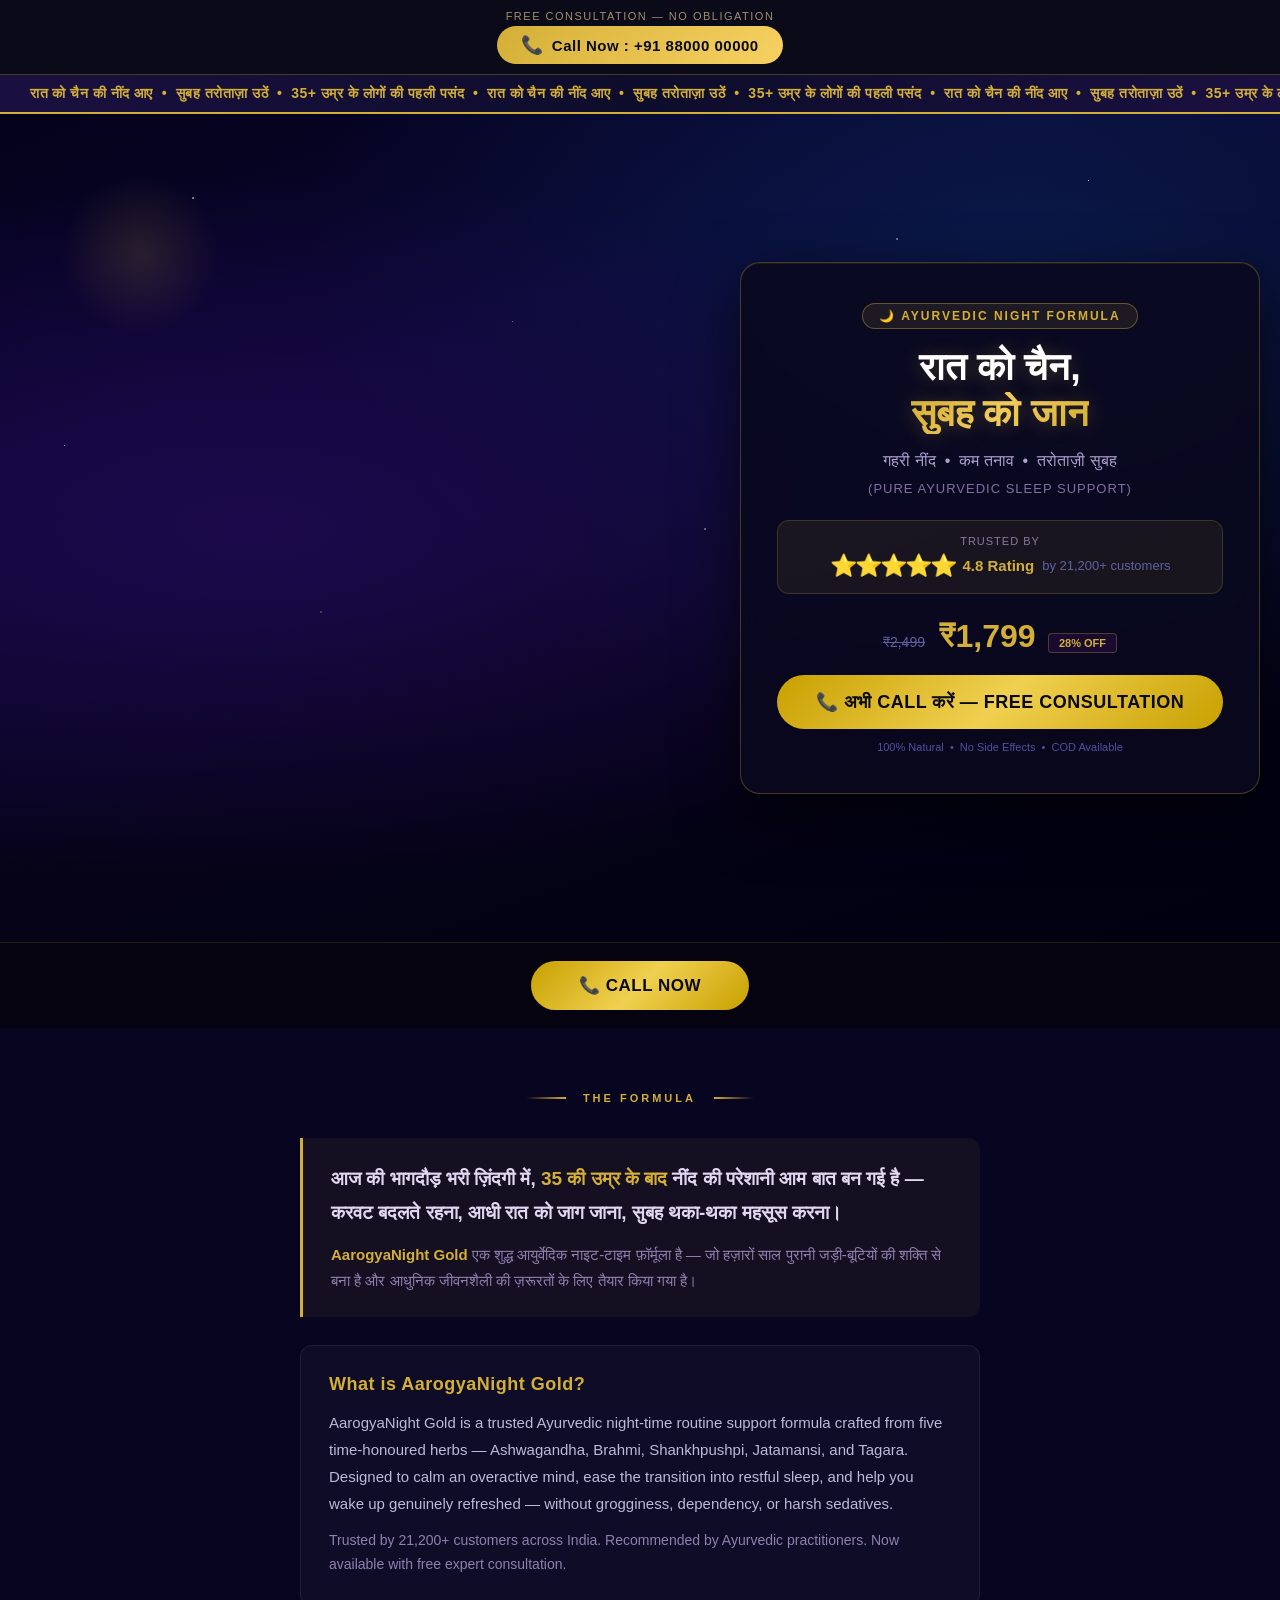
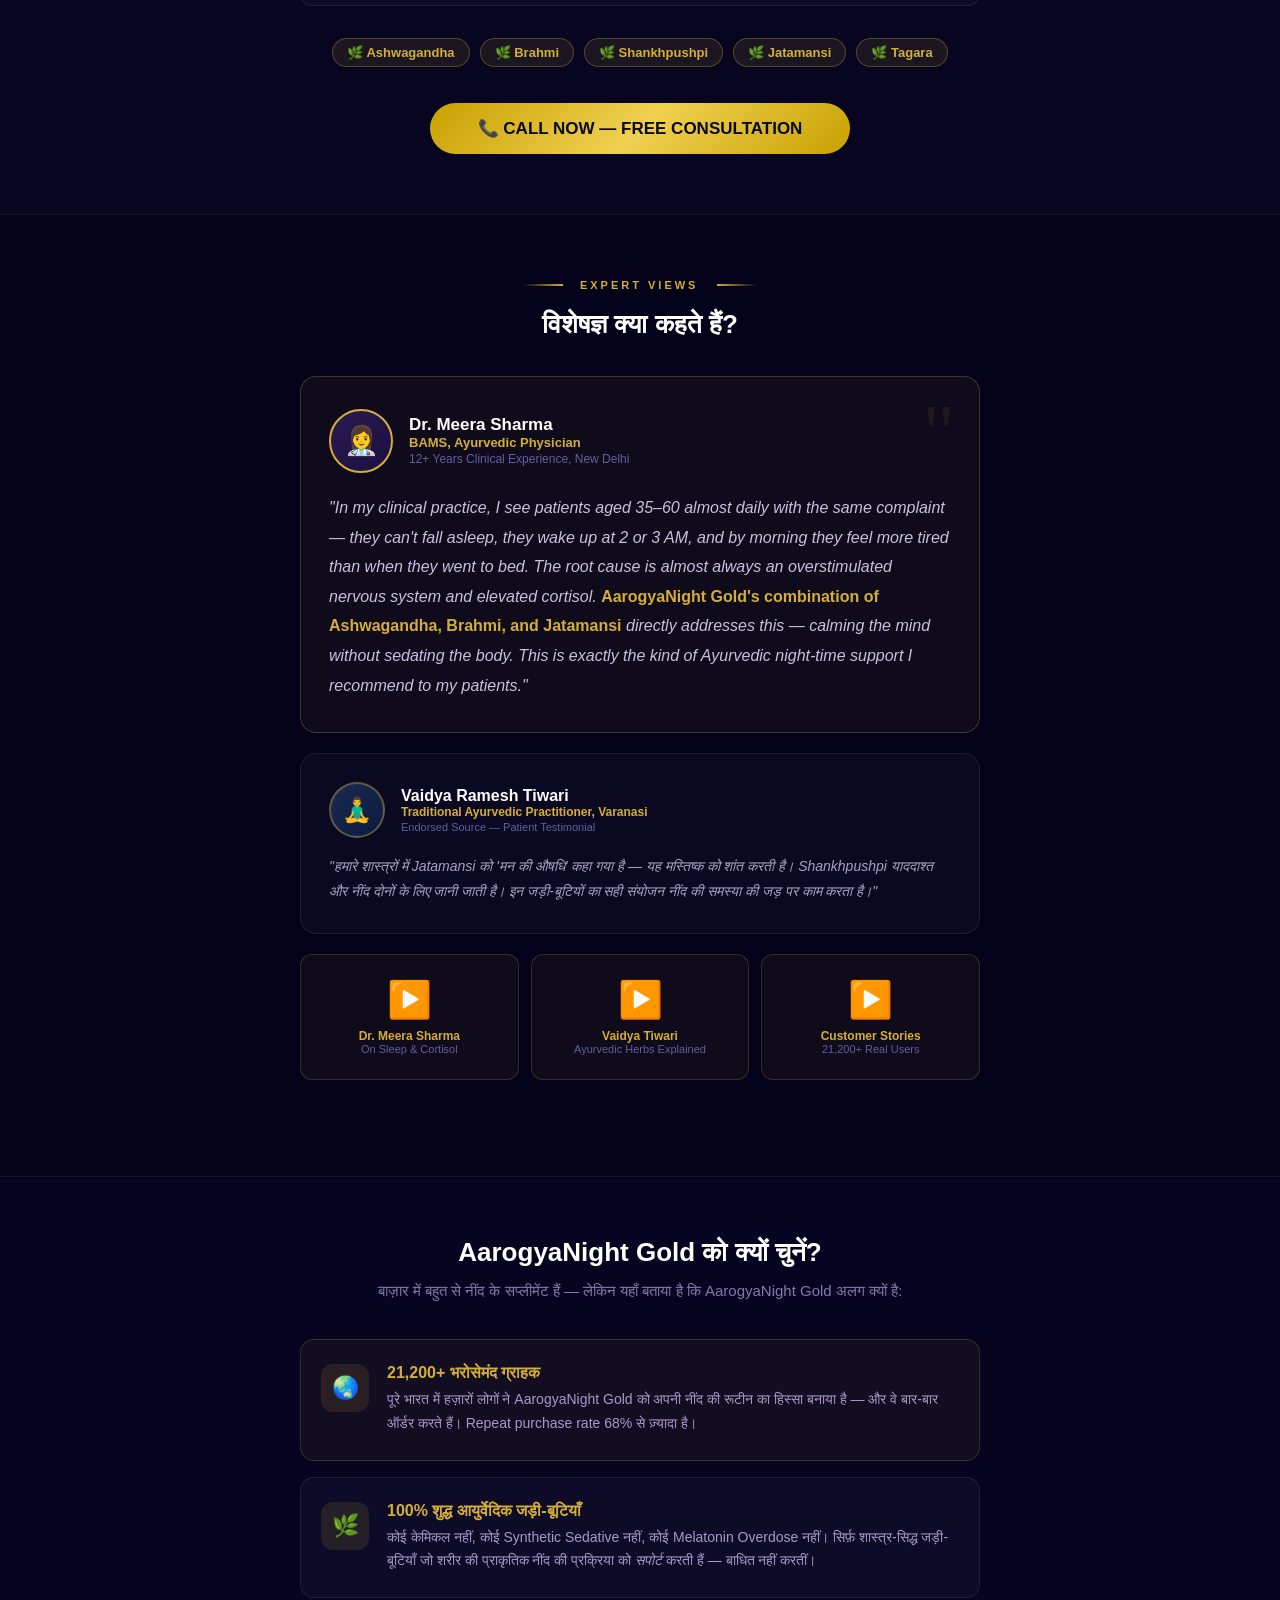
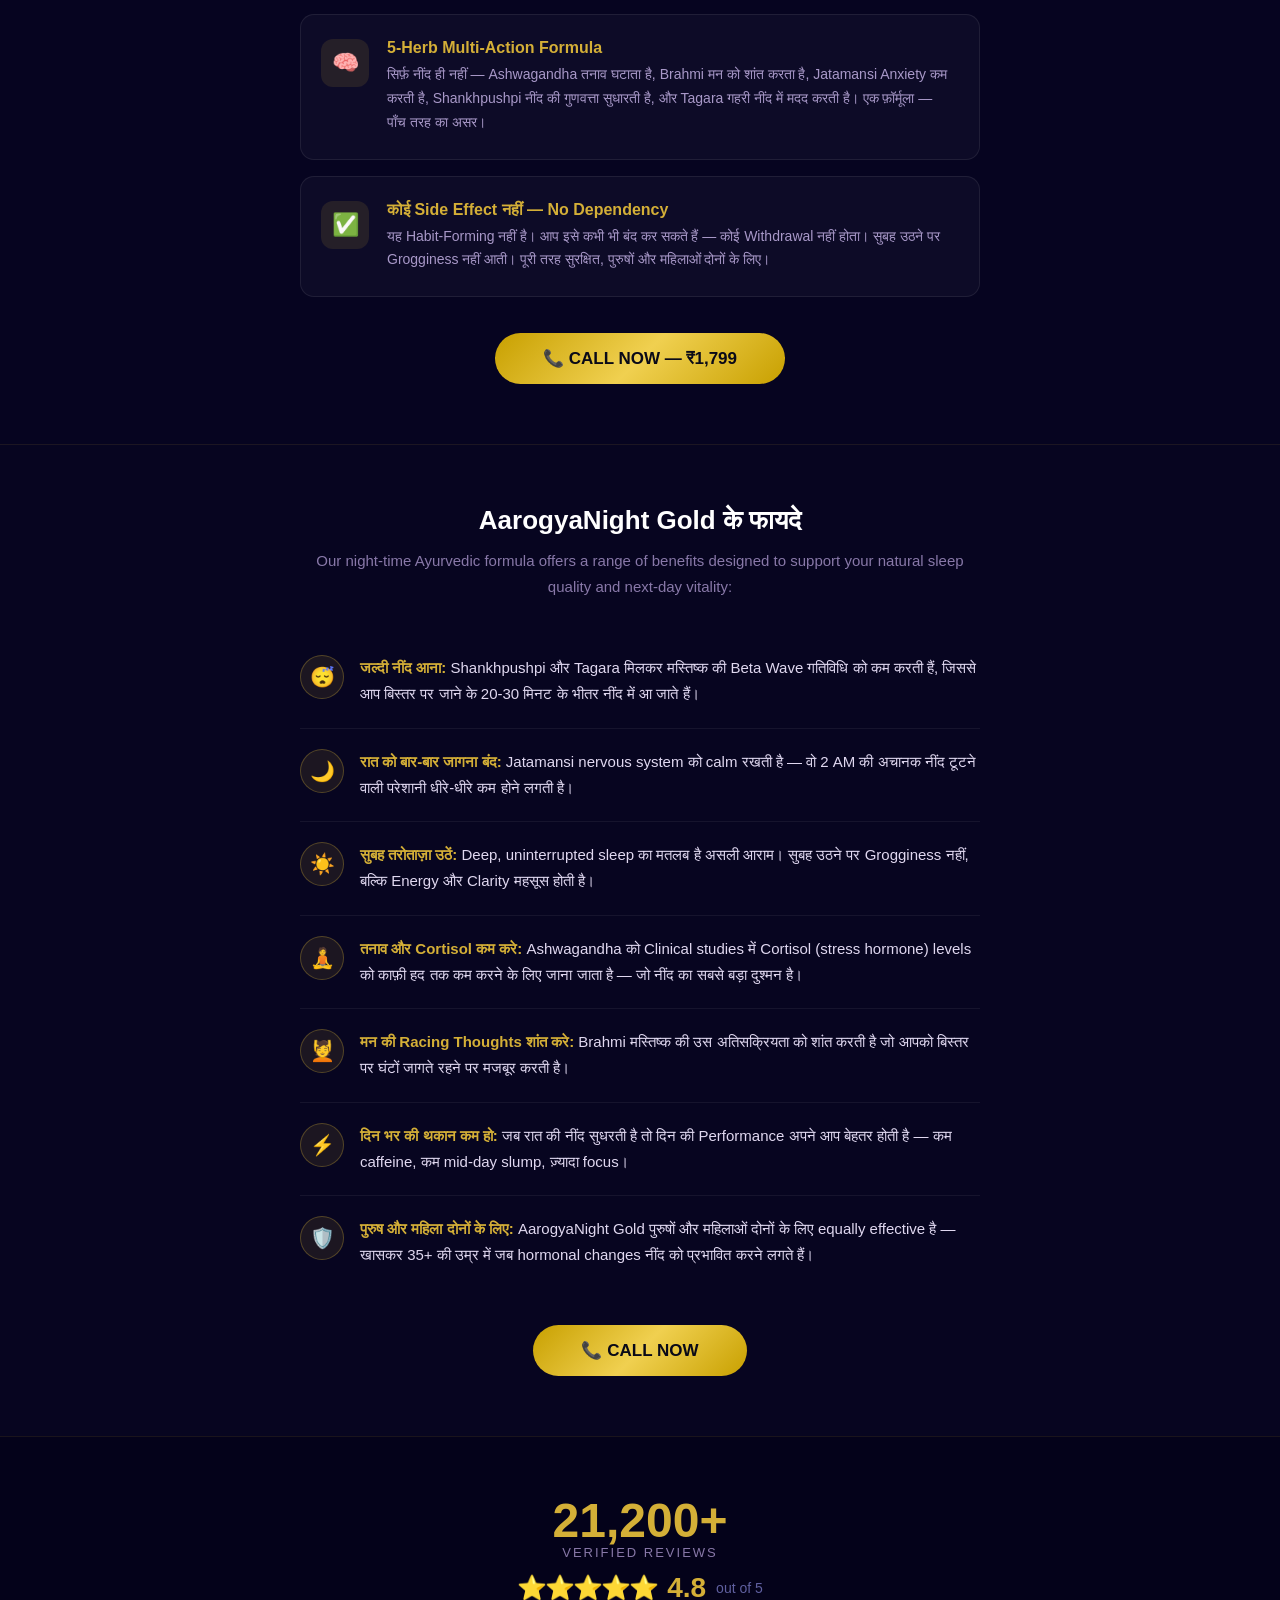
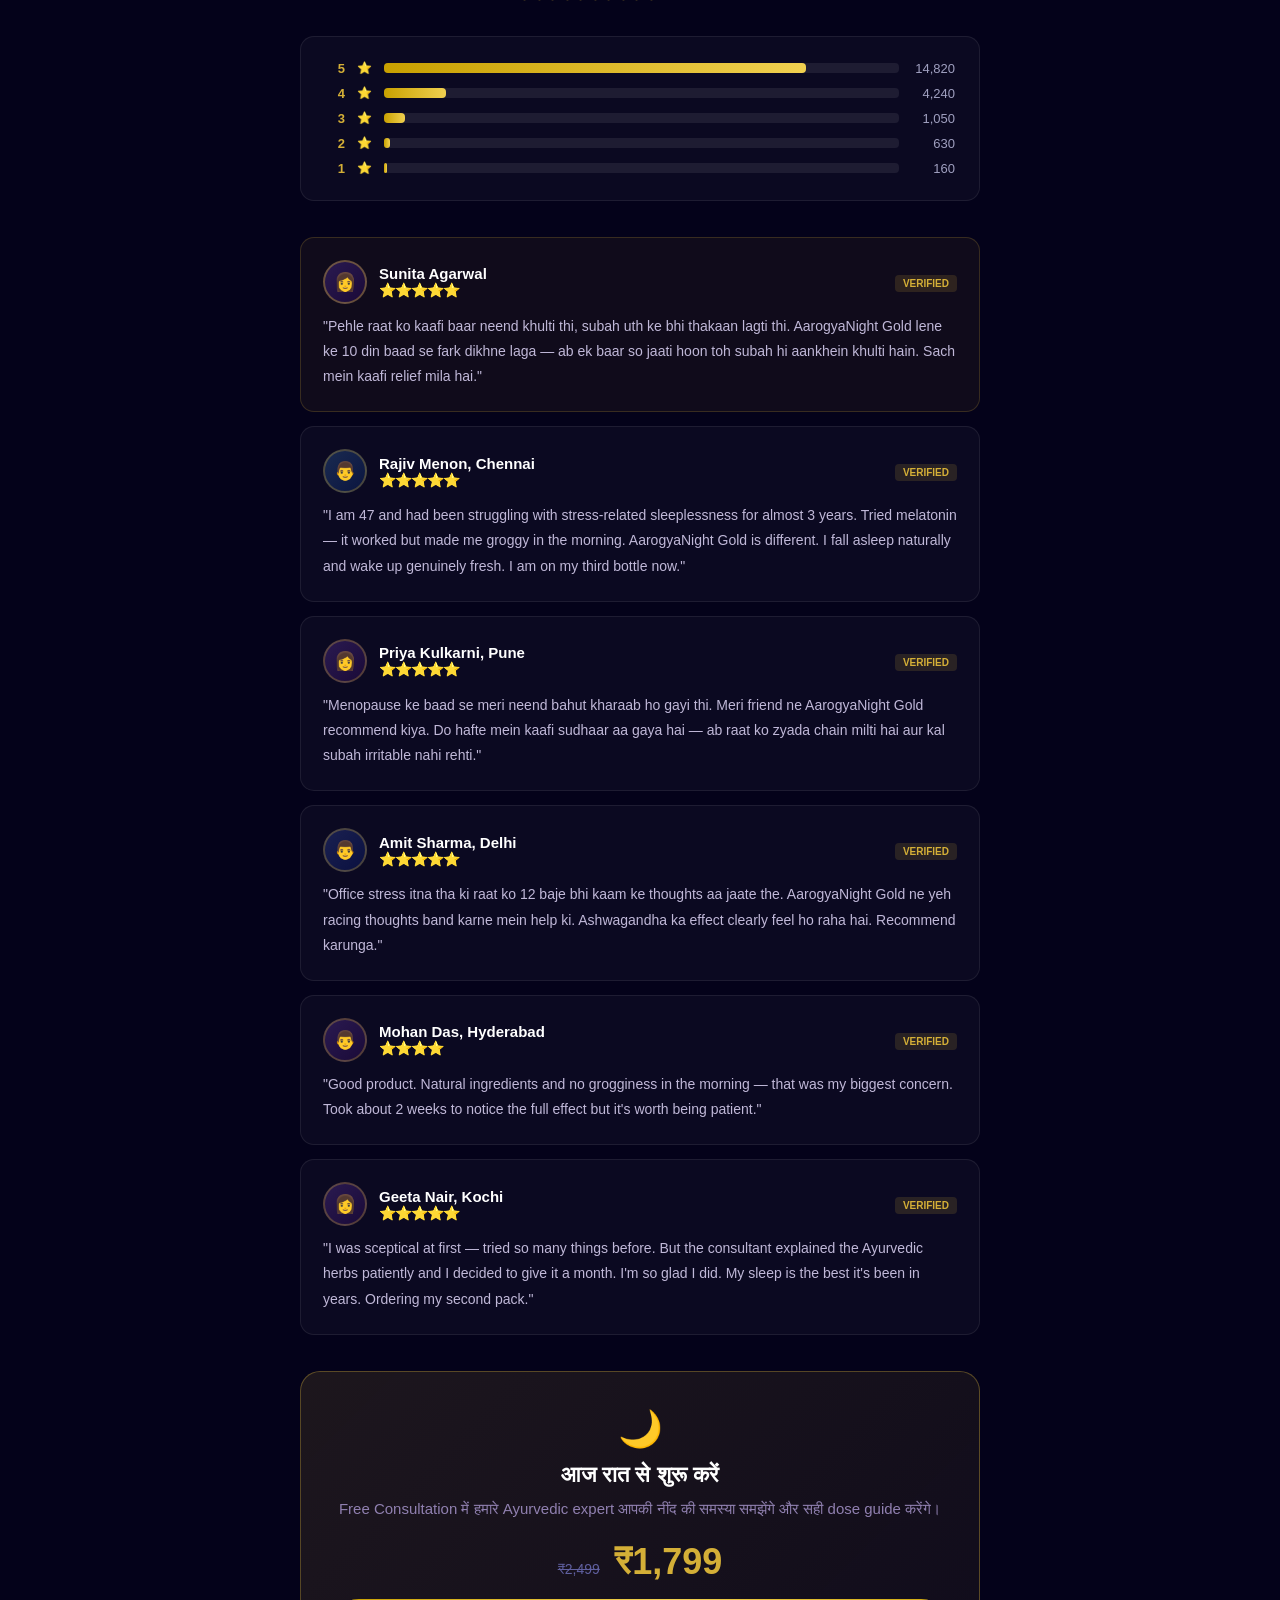
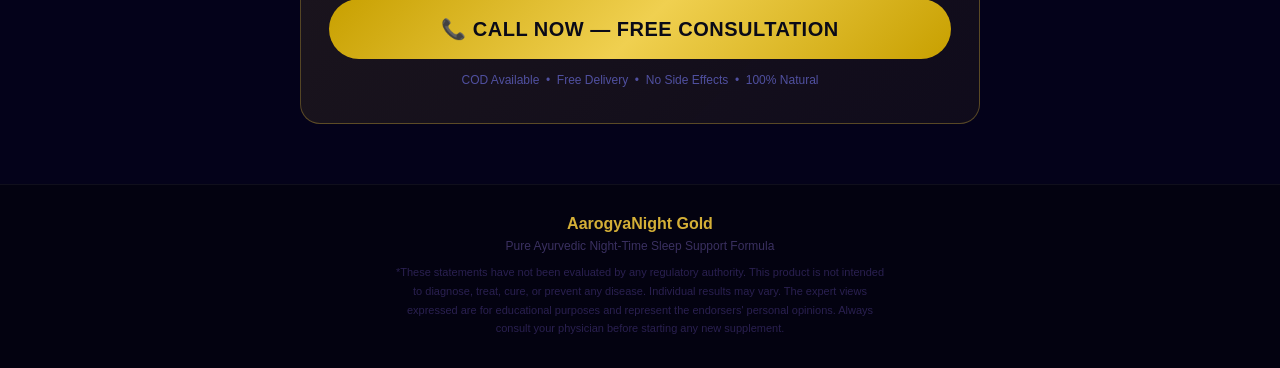
<file: AarogyaNightGold.html>
<!DOCTYPE html>
<html lang="hi">
<head>
  <meta charset="UTF-8" />
  <meta name="viewport" content="width=device-width, initial-scale=1.0" />
  <title>AarogyaNight Gold — रात को चैन, सुबह को जान</title>
  <style>
    * { margin: 0; padding: 0; box-sizing: border-box; }
    body { font-family: 'Segoe UI', Arial, sans-serif; background: #0a0a18; color: #fff; overflow-x: hidden; }
    a { text-decoration: none; color: inherit; }

    /* ── TICKER ── */
    @keyframes ticker {
      0%   { transform: translateX(0); }
      100% { transform: translateX(-50%); }
    }
    @keyframes fadeInUp {
      from { opacity: 0; transform: translateY(30px); }
      to   { opacity: 1; transform: translateY(0); }
    }
    @keyframes pulse {
      0%, 100% { box-shadow: 0 0 0 0 rgba(212,175,55,0.5); }
      50%       { box-shadow: 0 0 0 12px rgba(212,175,55,0); }
    }
    @keyframes shimmer {
      0%   { background-position: -200% center; }
      100% { background-position: 200% center; }
    }
    @keyframes starPulse {
      0%, 100% { opacity: 1; }
      50%       { opacity: 0.7; }
    }
  </style>
</head>
<body>

<!-- ════════════════════════════════════════════════
     SECTION 1 — STICKY HEADER BAR
     Formula: Urgency softener + single phone CTA
════════════════════════════════════════════════ -->
<div style="
  position: fixed; top: 0; left: 0; right: 0; z-index: 999;
  background: #0a0a18;
  border-bottom: 1px solid rgba(212,175,55,0.3);
  padding: 10px 20px;
  text-align: center;
">
  <p style="font-size: 11px; color: #a09070; letter-spacing: 1.5px; text-transform: uppercase; margin-bottom: 4px;">
    Free Consultation — No Obligation
  </p>
  <a href="tel:+918800000000" style="
    display: inline-flex; align-items: center; gap: 8px;
    background: linear-gradient(135deg, #D4AF37, #F5D060, #D4AF37);
    background-size: 200% auto;
    animation: shimmer 3s linear infinite;
    color: #0a0a18;
    font-weight: 800;
    font-size: 15px;
    padding: 8px 24px;
    border-radius: 50px;
    letter-spacing: 0.5px;
  ">
    <span style="font-size: 18px;">📞</span> Call Now : +91 88000 00000
  </a>
</div>

<!-- Spacer for fixed header -->
<div style="height: 72px;"></div>


<!-- ════════════════════════════════════════════════
     SECTION 2 — SCROLLING TICKER
     Formula: Desire loop × social proof in motion
════════════════════════════════════════════════ -->
<div style="
  background: linear-gradient(90deg, #1a1040, #0d0d2b, #1a1040);
  border-top: 2px solid #D4AF37;
  border-bottom: 2px solid #D4AF37;
  padding: 10px 0;
  overflow: hidden;
  white-space: nowrap;
">
  <div style="
    display: inline-block;
    animation: ticker 22s linear infinite;
  ">
    <span style="color: #D4AF37; font-weight: 700; font-size: 14px; letter-spacing: 0.5px; padding: 0 30px;">
      रात को चैन की नींद आए &nbsp;•&nbsp; सुबह तरोताज़ा उठें &nbsp;•&nbsp; 35+ उम्र के लोगों की पहली पसंद &nbsp;•&nbsp;
      रात को चैन की नींद आए &nbsp;•&nbsp; सुबह तरोताज़ा उठें &nbsp;•&nbsp; 35+ उम्र के लोगों की पहली पसंद &nbsp;•&nbsp;
      रात को चैन की नींद आए &nbsp;•&nbsp; सुबह तरोताज़ा उठें &nbsp;•&nbsp; 35+ उम्र के लोगों की पहली पसंद &nbsp;•&nbsp;
      रात को चैन की नींद आए &nbsp;•&nbsp; सुबह तरोताज़ा उठें &nbsp;•&nbsp; 35+ उम्र के लोगों की पहली पसंद &nbsp;•&nbsp;
    </span>
  </div>
</div>


<!-- ════════════════════════════════════════════════
     SECTION 3 — HERO SECTION
     Formula: Pattern interrupt headline + mass social proof + above-fold CTA
════════════════════════════════════════════════ -->
<div style="
  min-height: 92vh;
  background:
    radial-gradient(ellipse at 20% 50%, rgba(30,10,80,0.9) 0%, transparent 60%),
    radial-gradient(ellipse at 80% 20%, rgba(10,30,80,0.8) 0%, transparent 50%),
    linear-gradient(160deg, #04021a 0%, #0a0530 30%, #060318 60%, #000010 100%);
  display: flex;
  align-items: center;
  justify-content: flex-end;
  padding: 40px 20px;
  position: relative;
  overflow: hidden;
">

  <!-- Decorative moon glow -->
  <div style="
    position: absolute; top: 60px; left: 60px;
    width: 160px; height: 160px;
    border-radius: 50%;
    background: radial-gradient(circle, rgba(212,175,55,0.15) 0%, transparent 70%);
    pointer-events: none;
  "></div>
  <!-- Stars (CSS dots) -->
  <div style="position:absolute;top:10%;left:15%;width:2px;height:2px;background:#fff;border-radius:50%;opacity:0.6;animation:starPulse 3s infinite;"></div>
  <div style="position:absolute;top:25%;left:40%;width:1px;height:1px;background:#D4AF37;border-radius:50%;opacity:0.8;animation:starPulse 2s infinite 0.5s;"></div>
  <div style="position:absolute;top:15%;left:70%;width:2px;height:2px;background:#fff;border-radius:50%;opacity:0.5;animation:starPulse 4s infinite 1s;"></div>
  <div style="position:absolute;top:40%;left:5%;width:1px;height:1px;background:#fff;border-radius:50%;opacity:0.7;animation:starPulse 3.5s infinite 0.3s;"></div>
  <div style="position:absolute;top:60%;left:25%;width:2px;height:2px;background:#D4AF37;border-radius:50%;opacity:0.4;animation:starPulse 2.5s infinite 0.8s;"></div>
  <div style="position:absolute;top:8%;left:85%;width:1px;height:1px;background:#fff;border-radius:50%;opacity:0.9;animation:starPulse 3s infinite 1.5s;"></div>
  <div style="position:absolute;top:50%;left:55%;width:2px;height:2px;background:#fff;border-radius:50%;opacity:0.5;animation:starPulse 4s infinite;"></div>
  <div style="position:absolute;top:75%;left:80%;width:1px;height:1px;background:#D4AF37;border-radius:50%;opacity:0.7;animation:starPulse 2s infinite 2s;"></div>

  <!-- Hero Card -->
  <div style="
    max-width: 520px;
    width: 100%;
    background: rgba(10,8,30,0.88);
    border: 1px solid rgba(212,175,55,0.3);
    border-radius: 20px;
    padding: 40px 36px;
    backdrop-filter: blur(12px);
    animation: fadeInUp 0.8s ease both;
    box-shadow: 0 20px 60px rgba(0,0,0,0.6), inset 0 1px 0 rgba(212,175,55,0.1);
  ">
    <!-- Moon badge -->
    <div style="text-align:center; margin-bottom: 16px;">
      <span style="
        display: inline-block;
        background: rgba(212,175,55,0.1);
        border: 1px solid rgba(212,175,55,0.4);
        color: #D4AF37;
        font-size: 12px;
        font-weight: 700;
        letter-spacing: 2px;
        text-transform: uppercase;
        padding: 5px 16px;
        border-radius: 50px;
      ">🌙 Ayurvedic Night Formula</span>
    </div>

    <h1 style="
      font-size: 38px;
      font-weight: 900;
      line-height: 1.2;
      text-align: center;
      color: #fff;
      margin-bottom: 12px;
      text-shadow: 0 2px 20px rgba(212,175,55,0.3);
    ">
      रात को चैन,<br/>
      <span style="
        background: linear-gradient(135deg, #D4AF37, #F5D060, #D4AF37);
        -webkit-background-clip: text;
        -webkit-text-fill-color: transparent;
        background-clip: text;
      ">सुबह को जान</span>
    </h1>

    <p style="
      text-align: center;
      color: #b0a0d0;
      font-size: 16px;
      margin-bottom: 8px;
      line-height: 1.5;
    ">
      गहरी नींद &nbsp;•&nbsp; कम तनाव &nbsp;•&nbsp; तरोताज़ी सुबह
    </p>
    <p style="
      text-align: center;
      color: #8070a0;
      font-size: 13px;
      margin-bottom: 24px;
      letter-spacing: 1px;
      text-transform: uppercase;
    ">
      (Pure Ayurvedic Sleep Support)
    </p>

    <!-- Rating bar -->
    <div style="
      background: rgba(212,175,55,0.08);
      border: 1px solid rgba(212,175,55,0.2);
      border-radius: 12px;
      padding: 14px 20px;
      text-align: center;
      margin-bottom: 24px;
    ">
      <div style="font-size: 11px; color: #8878a8; letter-spacing: 1px; margin-bottom: 6px;">TRUSTED BY</div>
      <div style="display:flex; align-items:center; justify-content:center; gap:8px;">
        <span style="font-size: 22px; letter-spacing: -2px;">⭐⭐⭐⭐⭐</span>
        <span style="font-size: 15px; color: #D4AF37; font-weight: 700;">4.8 Rating</span>
        <span style="color: #6060a0; font-size: 13px;">by 21,200+ customers</span>
      </div>
    </div>

    <!-- Price -->
    <div style="text-align:center; margin-bottom: 20px;">
      <span style="color:#6060a0; font-size:14px; text-decoration:line-through;">₹2,499</span>
      <span style="color:#D4AF37; font-size:32px; font-weight:900; margin-left:10px;">₹1,799</span>
      <span style="
        display:inline-block;
        background:#1a0a30;
        color:#D4AF37;
        font-size:11px;
        font-weight:700;
        padding:3px 10px;
        border-radius:4px;
        margin-left:8px;
        border:1px solid rgba(212,175,55,0.3);
      ">28% OFF</span>
    </div>

    <a href="tel:+918800000000" style="
      display: block;
      background: linear-gradient(135deg, #C8A000, #F0D050, #C8A000);
      color: #0a0a18;
      font-weight: 900;
      font-size: 18px;
      text-align: center;
      padding: 16px 24px;
      border-radius: 50px;
      letter-spacing: 0.5px;
      animation: pulse 2.5s infinite;
      text-transform: uppercase;
      margin-bottom: 12px;
    ">
      📞 अभी Call करें — Free Consultation
    </a>
    <p style="text-align:center; color:#5050a0; font-size:11px;">
      100% Natural &nbsp;•&nbsp; No Side Effects &nbsp;•&nbsp; COD Available
    </p>
  </div>
</div>

<!-- Floating bottom CTA -->
<div style="text-align:center; background:#050310; padding:18px 20px; border-top: 1px solid rgba(212,175,55,0.15);">
  <a href="tel:+918800000000" style="
    display: inline-block;
    background: linear-gradient(135deg, #C8A000, #F0D050, #C8A000);
    color: #0a0a18;
    font-weight: 900;
    font-size: 17px;
    padding: 14px 48px;
    border-radius: 50px;
    animation: pulse 2.5s infinite;
    text-transform: uppercase;
    letter-spacing: 0.5px;
  ">📞 CALL NOW</a>
</div>


<!-- ════════════════════════════════════════════════
     SECTION 4 — PRODUCT ORIGIN / CREDIBILITY BRIDGE
     Formula: What is it + Global trust + Local relevance
════════════════════════════════════════════════ -->
<div style="background: #070520; padding: 60px 20px;">
  <div style="max-width: 680px; margin: 0 auto;">

    <!-- Section label -->
    <div style="text-align:center; margin-bottom:32px;">
      <span style="
        display:inline-block;
        width:40px; height:2px;
        background:linear-gradient(90deg,transparent,#D4AF37);
        vertical-align:middle; margin-right:12px;
      "></span>
      <span style="color:#D4AF37; font-size:11px; letter-spacing:3px; text-transform:uppercase; font-weight:700;">
        The Formula
      </span>
      <span style="
        display:inline-block;
        width:40px; height:2px;
        background:linear-gradient(90deg,#D4AF37,transparent);
        vertical-align:middle; margin-left:12px;
      "></span>
    </div>

    <!-- Hindi emotional block -->
    <div style="
      background: rgba(212,175,55,0.06);
      border-left: 3px solid #D4AF37;
      border-radius: 0 12px 12px 0;
      padding: 24px 28px;
      margin-bottom: 28px;
    ">
      <p style="font-size: 19px; line-height: 1.8; color: #e0d8f0; font-weight: 600;">
        आज की भागदौड़ भरी ज़िंदगी में, <span style="color:#D4AF37;">35 की उम्र के बाद</span> नींद की परेशानी आम बात बन गई है —
        करवट बदलते रहना, आधी रात को जाग जाना, सुबह थका-थका महसूस करना।
      </p>
      <p style="font-size: 15px; color:#9080b0; margin-top:12px; line-height:1.7;">
        <strong style="color:#D4AF37;">AarogyaNight Gold</strong> एक शुद्ध आयुर्वेदिक नाइट-टाइम फ़ॉर्मूला है — जो
        हज़ारों साल पुरानी जड़ी-बूटियों की शक्ति से बना है और आधुनिक जीवनशैली की ज़रूरतों के लिए तैयार किया गया है।
      </p>
    </div>

    <!-- English authority block -->
    <div style="
      background: rgba(255,255,255,0.03);
      border: 1px solid rgba(255,255,255,0.08);
      border-radius: 12px;
      padding: 28px;
      margin-bottom: 32px;
    ">
      <h2 style="color:#D4AF37; font-size:18px; margin-bottom:14px; letter-spacing:0.5px;">
        What is AarogyaNight Gold?
      </h2>
      <p style="color:#c0b8d8; font-size:15px; line-height:1.8;">
        AarogyaNight Gold is a trusted Ayurvedic night-time routine support formula crafted from five time-honoured herbs —
        Ashwagandha, Brahmi, Shankhpushpi, Jatamansi, and Tagara. Designed to calm an overactive mind, ease the transition
        into restful sleep, and help you wake up genuinely refreshed — without grogginess, dependency, or harsh sedatives.
      </p>
      <p style="color:#9080b0; font-size:14px; margin-top:12px; line-height:1.7;">
        Trusted by 21,200+ customers across India. Recommended by Ayurvedic practitioners.
        Now available with free expert consultation.
      </p>
    </div>

    <!-- Ingredients mini-strip -->
    <div style="
      display: flex;
      flex-wrap: wrap;
      gap: 10px;
      justify-content: center;
      margin-bottom: 36px;
    ">
      <span style="background:rgba(212,175,55,0.1);border:1px solid rgba(212,175,55,0.3);color:#D4AF37;padding:6px 14px;border-radius:20px;font-size:13px;font-weight:600;">🌿 Ashwagandha</span>
      <span style="background:rgba(212,175,55,0.1);border:1px solid rgba(212,175,55,0.3);color:#D4AF37;padding:6px 14px;border-radius:20px;font-size:13px;font-weight:600;">🌿 Brahmi</span>
      <span style="background:rgba(212,175,55,0.1);border:1px solid rgba(212,175,55,0.3);color:#D4AF37;padding:6px 14px;border-radius:20px;font-size:13px;font-weight:600;">🌿 Shankhpushpi</span>
      <span style="background:rgba(212,175,55,0.1);border:1px solid rgba(212,175,55,0.3);color:#D4AF37;padding:6px 14px;border-radius:20px;font-size:13px;font-weight:600;">🌿 Jatamansi</span>
      <span style="background:rgba(212,175,55,0.1);border:1px solid rgba(212,175,55,0.3);color:#D4AF37;padding:6px 14px;border-radius:20px;font-size:13px;font-weight:600;">🌿 Tagara</span>
    </div>

    <div style="text-align:center;">
      <a href="tel:+918800000000" style="
        display: inline-block;
        background: linear-gradient(135deg, #C8A000, #F0D050, #C8A000);
        color: #0a0a18;
        font-weight: 900;
        font-size: 17px;
        padding: 15px 48px;
        border-radius: 50px;
        animation: pulse 2.5s infinite;
        text-transform: uppercase;
      ">📞 CALL NOW — Free Consultation</a>
    </div>
  </div>
</div>


<!-- ════════════════════════════════════════════════
     SECTION 5 — EXPERT / AUTHORITY VALIDATION
     Formula: Named third-party authority + credential + endorsement
════════════════════════════════════════════════ -->
<div style="background: #04021a; padding: 60px 20px; border-top: 1px solid rgba(212,175,55,0.1);">
  <div style="max-width: 680px; margin: 0 auto;">

    <div style="text-align:center; margin-bottom:36px;">
      <span style="
        display:inline-block;
        width:40px; height:2px;
        background:linear-gradient(90deg,transparent,#D4AF37);
        vertical-align:middle; margin-right:12px;
      "></span>
      <span style="color:#D4AF37; font-size:11px; letter-spacing:3px; text-transform:uppercase; font-weight:700;">
        Expert Views
      </span>
      <span style="
        display:inline-block;
        width:40px; height:2px;
        background:linear-gradient(90deg,#D4AF37,transparent);
        vertical-align:middle; margin-left:12px;
      "></span>
      <h2 style="color:#fff; font-size:26px; font-weight:800; margin-top:16px;">
        विशेषज्ञ क्या कहते हैं?
      </h2>
    </div>

    <!-- Expert card -->
    <div style="
      background: rgba(212,175,55,0.06);
      border: 1px solid rgba(212,175,55,0.25);
      border-radius: 16px;
      padding: 32px 28px;
      margin-bottom: 20px;
      position: relative;
      overflow: hidden;
    ">
      <!-- Quote mark -->
      <div style="
        position:absolute; top:16px; right:24px;
        font-size:80px; color:rgba(212,175,55,0.08);
        font-family:Georgia,serif; line-height:1;
        pointer-events:none;
      ">"</div>

      <!-- Avatar placeholder -->
      <div style="display:flex; align-items:center; gap:16px; margin-bottom:20px;">
        <div style="
          width:64px; height:64px;
          border-radius:50%;
          background: linear-gradient(135deg, #2a1a50, #1a1040);
          border: 2px solid #D4AF37;
          display:flex; align-items:center; justify-content:center;
          font-size:28px; flex-shrink:0;
        ">👩‍⚕️</div>
        <div>
          <div style="color:#fff; font-weight:700; font-size:17px;">Dr. Meera Sharma</div>
          <div style="color:#D4AF37; font-size:13px; font-weight:600;">BAMS, Ayurvedic Physician</div>
          <div style="color:#6060a0; font-size:12px; margin-top:2px;">12+ Years Clinical Experience, New Delhi</div>
        </div>
      </div>

      <p style="color:#c8c0e0; font-size:16px; line-height:1.85; font-style:italic;">
        "In my clinical practice, I see patients aged 35–60 almost daily with the same complaint —
        they can't fall asleep, they wake up at 2 or 3 AM, and by morning they feel more tired than when they went to bed.
        The root cause is almost always an overstimulated nervous system and elevated cortisol.
        <strong style="color:#D4AF37; font-style:normal;">AarogyaNight Gold's combination of Ashwagandha, Brahmi, and Jatamansi</strong>
        directly addresses this — calming the mind without sedating the body. This is exactly the kind of Ayurvedic
        night-time support I recommend to my patients."
      </p>
    </div>

    <!-- Second expert / testimonial endorser -->
    <div style="
      background: rgba(255,255,255,0.03);
      border: 1px solid rgba(255,255,255,0.08);
      border-radius: 16px;
      padding: 28px;
      margin-bottom: 20px;
    ">
      <div style="display:flex; align-items:center; gap:16px; margin-bottom:16px;">
        <div style="
          width:56px; height:56px;
          border-radius:50%;
          background: linear-gradient(135deg, #1a2a50, #0a1a40);
          border: 2px solid rgba(212,175,55,0.4);
          display:flex; align-items:center; justify-content:center;
          font-size:24px; flex-shrink:0;
        ">🧘‍♂️</div>
        <div>
          <div style="color:#fff; font-weight:700; font-size:16px;">Vaidya Ramesh Tiwari</div>
          <div style="color:#D4AF37; font-size:12px; font-weight:600;">Traditional Ayurvedic Practitioner, Varanasi</div>
          <div style="color:#6060a0; font-size:11px; margin-top:2px;">Endorsed Source — Patient Testimonial</div>
        </div>
      </div>
      <p style="color:#a8a0c0; font-size:14px; line-height:1.8; font-style:italic;">
        "हमारे शास्त्रों में Jatamansi को 'मन की औषधि' कहा गया है — यह मस्तिष्क को शांत करती है।
        Shankhpushpi याददाश्त और नींद दोनों के लिए जानी जाती है। इन जड़ी-बूटियों का सही संयोजन
        नींद की समस्या की जड़ पर काम करता है।"
      </p>
    </div>

    <!-- Video placeholder strip -->
    <div style="
      display: flex;
      gap: 12px;
      flex-wrap: wrap;
      margin-bottom: 36px;
    ">
      <div style="
        flex:1; min-width:150px;
        background: rgba(212,175,55,0.06);
        border: 1px solid rgba(212,175,55,0.2);
        border-radius:12px;
        padding:24px 12px;
        text-align:center;
        cursor:pointer;
      ">
        <div style="font-size:36px; margin-bottom:8px;">▶️</div>
        <div style="color:#D4AF37; font-size:12px; font-weight:700;">Dr. Meera Sharma</div>
        <div style="color:#6060a0; font-size:11px;">On Sleep & Cortisol</div>
      </div>
      <div style="
        flex:1; min-width:150px;
        background: rgba(212,175,55,0.06);
        border: 1px solid rgba(212,175,55,0.2);
        border-radius:12px;
        padding:24px 12px;
        text-align:center;
        cursor:pointer;
      ">
        <div style="font-size:36px; margin-bottom:8px;">▶️</div>
        <div style="color:#D4AF37; font-size:12px; font-weight:700;">Vaidya Tiwari</div>
        <div style="color:#6060a0; font-size:11px;">Ayurvedic Herbs Explained</div>
      </div>
      <div style="
        flex:1; min-width:150px;
        background: rgba(212,175,55,0.06);
        border: 1px solid rgba(212,175,55,0.2);
        border-radius:12px;
        padding:24px 12px;
        text-align:center;
        cursor:pointer;
      ">
        <div style="font-size:36px; margin-bottom:8px;">▶️</div>
        <div style="color:#D4AF37; font-size:12px; font-weight:700;">Customer Stories</div>
        <div style="color:#6060a0; font-size:11px;">21,200+ Real Users</div>
      </div>
    </div>

  </div>
</div>


<!-- ════════════════════════════════════════════════
     SECTION 6 — WHY CHOOSE US (4-Point Objection Handler)
     Formula: Comparison framing + kill 4 objections
════════════════════════════════════════════════ -->
<div style="background: #060420; padding: 60px 20px; border-top: 1px solid rgba(212,175,55,0.1);">
  <div style="max-width: 680px; margin: 0 auto;">

    <div style="text-align:center; margin-bottom:36px;">
      <h2 style="color:#fff; font-size:26px; font-weight:800; margin-bottom:10px;">
        AarogyaNight Gold को क्यों चुनें?
      </h2>
      <p style="color:#8878a8; font-size:15px; line-height:1.7;">
        बाज़ार में बहुत से नींद के सप्लीमेंट हैं — लेकिन यहाँ बताया है कि AarogyaNight Gold अलग क्यों है:
      </p>
    </div>

    <!-- Block 1 -->
    <div style="
      background: rgba(212,175,55,0.06);
      border: 1px solid rgba(212,175,55,0.2);
      border-radius: 14px;
      padding: 24px 24px 24px 20px;
      margin-bottom: 16px;
      display: flex;
      gap: 18px;
      align-items: flex-start;
    ">
      <div style="
        width:48px; height:48px;
        background: rgba(212,175,55,0.12);
        border-radius:12px;
        display:flex; align-items:center; justify-content:center;
        font-size:22px; flex-shrink:0;
      ">🌏</div>
      <div>
        <h3 style="color:#D4AF37; font-size:16px; font-weight:700; margin-bottom:6px;">
          21,200+ भरोसेमंद ग्राहक
        </h3>
        <p style="color:#a898c8; font-size:14px; line-height:1.7;">
          पूरे भारत में हज़ारों लोगों ने AarogyaNight Gold को अपनी नींद की रूटीन का हिस्सा बनाया है —
          और वे बार-बार ऑर्डर करते हैं। Repeat purchase rate 68% से ज़्यादा है।
        </p>
      </div>
    </div>

    <!-- Block 2 -->
    <div style="
      background: rgba(255,255,255,0.03);
      border: 1px solid rgba(255,255,255,0.08);
      border-radius: 14px;
      padding: 24px 24px 24px 20px;
      margin-bottom: 16px;
      display: flex;
      gap: 18px;
      align-items: flex-start;
    ">
      <div style="
        width:48px; height:48px;
        background: rgba(212,175,55,0.12);
        border-radius:12px;
        display:flex; align-items:center; justify-content:center;
        font-size:22px; flex-shrink:0;
      ">🌿</div>
      <div>
        <h3 style="color:#D4AF37; font-size:16px; font-weight:700; margin-bottom:6px;">
          100% शुद्ध आयुर्वेदिक जड़ी-बूटियाँ
        </h3>
        <p style="color:#a898c8; font-size:14px; line-height:1.7;">
          कोई केमिकल नहीं, कोई Synthetic Sedative नहीं, कोई Melatonin Overdose नहीं।
          सिर्फ़ शास्त्र-सिद्ध जड़ी-बूटियाँ जो शरीर की प्राकृतिक नींद की प्रक्रिया को
          <em>सपोर्ट</em> करती हैं — बाधित नहीं करतीं।
        </p>
      </div>
    </div>

    <!-- Block 3 -->
    <div style="
      background: rgba(255,255,255,0.03);
      border: 1px solid rgba(255,255,255,0.08);
      border-radius: 14px;
      padding: 24px 24px 24px 20px;
      margin-bottom: 16px;
      display: flex;
      gap: 18px;
      align-items: flex-start;
    ">
      <div style="
        width:48px; height:48px;
        background: rgba(212,175,55,0.12);
        border-radius:12px;
        display:flex; align-items:center; justify-content:center;
        font-size:22px; flex-shrink:0;
      ">🧠</div>
      <div>
        <h3 style="color:#D4AF37; font-size:16px; font-weight:700; margin-bottom:6px;">
          5-Herb Multi-Action Formula
        </h3>
        <p style="color:#a898c8; font-size:14px; line-height:1.7;">
          सिर्फ़ नींद ही नहीं — Ashwagandha तनाव घटाता है, Brahmi मन को शांत करता है,
          Jatamansi Anxiety कम करती है, Shankhpushpi नींद की गुणवत्ता सुधारती है,
          और Tagara गहरी नींद में मदद करती है।
          एक फ़ॉर्मूला — पाँच तरह का असर।
        </p>
      </div>
    </div>

    <!-- Block 4 -->
    <div style="
      background: rgba(255,255,255,0.03);
      border: 1px solid rgba(255,255,255,0.08);
      border-radius: 14px;
      padding: 24px 24px 24px 20px;
      margin-bottom: 36px;
      display: flex;
      gap: 18px;
      align-items: flex-start;
    ">
      <div style="
        width:48px; height:48px;
        background: rgba(212,175,55,0.12);
        border-radius:12px;
        display:flex; align-items:center; justify-content:center;
        font-size:22px; flex-shrink:0;
      ">✅</div>
      <div>
        <h3 style="color:#D4AF37; font-size:16px; font-weight:700; margin-bottom:6px;">
          कोई Side Effect नहीं — No Dependency
        </h3>
        <p style="color:#a898c8; font-size:14px; line-height:1.7;">
          यह Habit-Forming नहीं है। आप इसे कभी भी बंद कर सकते हैं — कोई Withdrawal नहीं होता।
          सुबह उठने पर Grogginess नहीं आती। पूरी तरह सुरक्षित, पुरुषों और महिलाओं दोनों के लिए।
        </p>
      </div>
    </div>

    <div style="text-align:center;">
      <a href="tel:+918800000000" style="
        display: inline-block;
        background: linear-gradient(135deg, #C8A000, #F0D050, #C8A000);
        color: #0a0a18;
        font-weight: 900;
        font-size: 17px;
        padding: 15px 48px;
        border-radius: 50px;
        animation: pulse 2.5s infinite;
        text-transform: uppercase;
      ">📞 CALL NOW — ₹1,799</a>
    </div>
  </div>
</div>


<!-- ════════════════════════════════════════════════
     SECTION 7 — BENEFIT STACK
     Formula: 7-point outcome promise with mechanism anchor
════════════════════════════════════════════════ -->
<div style="background: #070520; padding: 60px 20px; border-top: 1px solid rgba(212,175,55,0.1);">
  <div style="max-width: 680px; margin: 0 auto;">

    <div style="text-align:center; margin-bottom:12px;">
      <h2 style="color:#fff; font-size:26px; font-weight:800;">
        AarogyaNight Gold के फायदे
      </h2>
    </div>
    <p style="text-align:center; color:#8878a8; font-size:15px; margin-bottom:36px; line-height:1.7;">
      Our night-time Ayurvedic formula offers a range of benefits designed to support your natural sleep quality and next-day vitality:
    </p>

    <!-- Benefit 1 -->
    <div style="
      display:flex; gap:16px; align-items:flex-start;
      padding: 20px 0;
      border-bottom: 1px solid rgba(255,255,255,0.06);
    ">
      <div style="
        width:44px; height:44px;
        background: rgba(212,175,55,0.1);
        border: 1px solid rgba(212,175,55,0.3);
        border-radius:50%;
        display:flex; align-items:center; justify-content:center;
        font-size:20px; flex-shrink:0;
      ">😴</div>
      <div>
        <p style="font-size:15px; color:#e0d8f0; line-height:1.75;">
          <strong style="color:#D4AF37;">जल्दी नींद आना:</strong>
          Shankhpushpi और Tagara मिलकर मस्तिष्क की Beta Wave गतिविधि को कम करती हैं,
          जिससे आप बिस्तर पर जाने के 20-30 मिनट के भीतर नींद में आ जाते हैं।
        </p>
      </div>
    </div>

    <!-- Benefit 2 -->
    <div style="
      display:flex; gap:16px; align-items:flex-start;
      padding: 20px 0;
      border-bottom: 1px solid rgba(255,255,255,0.06);
    ">
      <div style="
        width:44px; height:44px;
        background: rgba(212,175,55,0.1);
        border: 1px solid rgba(212,175,55,0.3);
        border-radius:50%;
        display:flex; align-items:center; justify-content:center;
        font-size:20px; flex-shrink:0;
      ">🌙</div>
      <div>
        <p style="font-size:15px; color:#e0d8f0; line-height:1.75;">
          <strong style="color:#D4AF37;">रात को बार-बार जागना बंद:</strong>
          Jatamansi nervous system को calm रखती है — वो 2 AM की अचानक नींद टूटने वाली परेशानी
          धीरे-धीरे कम होने लगती है।
        </p>
      </div>
    </div>

    <!-- Benefit 3 -->
    <div style="
      display:flex; gap:16px; align-items:flex-start;
      padding: 20px 0;
      border-bottom: 1px solid rgba(255,255,255,0.06);
    ">
      <div style="
        width:44px; height:44px;
        background: rgba(212,175,55,0.1);
        border: 1px solid rgba(212,175,55,0.3);
        border-radius:50%;
        display:flex; align-items:center; justify-content:center;
        font-size:20px; flex-shrink:0;
      ">☀️</div>
      <div>
        <p style="font-size:15px; color:#e0d8f0; line-height:1.75;">
          <strong style="color:#D4AF37;">सुबह तरोताज़ा उठें:</strong>
          Deep, uninterrupted sleep का मतलब है असली आराम। सुबह उठने पर Grogginess नहीं,
          बल्कि Energy और Clarity महसूस होती है।
        </p>
      </div>
    </div>

    <!-- Benefit 4 -->
    <div style="
      display:flex; gap:16px; align-items:flex-start;
      padding: 20px 0;
      border-bottom: 1px solid rgba(255,255,255,0.06);
    ">
      <div style="
        width:44px; height:44px;
        background: rgba(212,175,55,0.1);
        border: 1px solid rgba(212,175,55,0.3);
        border-radius:50%;
        display:flex; align-items:center; justify-content:center;
        font-size:20px; flex-shrink:0;
      ">🧘</div>
      <div>
        <p style="font-size:15px; color:#e0d8f0; line-height:1.75;">
          <strong style="color:#D4AF37;">तनाव और Cortisol कम करे:</strong>
          Ashwagandha को Clinical studies में Cortisol (stress hormone) levels को
          काफ़ी हद तक कम करने के लिए जाना जाता है — जो नींद का सबसे बड़ा दुश्मन है।
        </p>
      </div>
    </div>

    <!-- Benefit 5 -->
    <div style="
      display:flex; gap:16px; align-items:flex-start;
      padding: 20px 0;
      border-bottom: 1px solid rgba(255,255,255,0.06);
    ">
      <div style="
        width:44px; height:44px;
        background: rgba(212,175,55,0.1);
        border: 1px solid rgba(212,175,55,0.3);
        border-radius:50%;
        display:flex; align-items:center; justify-content:center;
        font-size:20px; flex-shrink:0;
      ">💆</div>
      <div>
        <p style="font-size:15px; color:#e0d8f0; line-height:1.75;">
          <strong style="color:#D4AF37;">मन की Racing Thoughts शांत करे:</strong>
          Brahmi मस्तिष्क की उस अतिसक्रियता को शांत करती है जो आपको बिस्तर पर
          घंटों जागते रहने पर मजबूर करती है।
        </p>
      </div>
    </div>

    <!-- Benefit 6 -->
    <div style="
      display:flex; gap:16px; align-items:flex-start;
      padding: 20px 0;
      border-bottom: 1px solid rgba(255,255,255,0.06);
    ">
      <div style="
        width:44px; height:44px;
        background: rgba(212,175,55,0.1);
        border: 1px solid rgba(212,175,55,0.3);
        border-radius:50%;
        display:flex; align-items:center; justify-content:center;
        font-size:20px; flex-shrink:0;
      ">⚡</div>
      <div>
        <p style="font-size:15px; color:#e0d8f0; line-height:1.75;">
          <strong style="color:#D4AF37;">दिन भर की थकान कम हो:</strong>
          जब रात की नींद सुधरती है तो दिन की Performance अपने आप बेहतर होती है —
          कम caffeine, कम mid-day slump, ज़्यादा focus।
        </p>
      </div>
    </div>

    <!-- Benefit 7 -->
    <div style="
      display:flex; gap:16px; align-items:flex-start;
      padding: 20px 0;
      margin-bottom: 36px;
    ">
      <div style="
        width:44px; height:44px;
        background: rgba(212,175,55,0.1);
        border: 1px solid rgba(212,175,55,0.3);
        border-radius:50%;
        display:flex; align-items:center; justify-content:center;
        font-size:20px; flex-shrink:0;
      ">🛡️</div>
      <div>
        <p style="font-size:15px; color:#e0d8f0; line-height:1.75;">
          <strong style="color:#D4AF37;">पुरुष और महिला दोनों के लिए:</strong>
          AarogyaNight Gold पुरुषों और महिलाओं दोनों के लिए equally effective है —
          खासकर 35+ की उम्र में जब hormonal changes नींद को प्रभावित करने लगते हैं।
        </p>
      </div>
    </div>

    <div style="text-align:center;">
      <a href="tel:+918800000000" style="
        display: inline-block;
        background: linear-gradient(135deg, #C8A000, #F0D050, #C8A000);
        color: #0a0a18;
        font-weight: 900;
        font-size: 17px;
        padding: 15px 48px;
        border-radius: 50px;
        animation: pulse 2.5s infinite;
        text-transform: uppercase;
      ">📞 CALL NOW</a>
    </div>
  </div>
</div>


<!-- ════════════════════════════════════════════════
     SECTION 8 — SOCIAL PROOF / REVIEW WALL
     Formula: Aggregate rating + distribution chart + named reviews
════════════════════════════════════════════════ -->
<div style="background: #04021a; padding: 60px 20px; border-top: 1px solid rgba(212,175,55,0.1);">
  <div style="max-width: 680px; margin: 0 auto;">

    <div style="text-align:center; margin-bottom:32px;">
      <h2 style="font-size:48px; font-weight:900; color:#D4AF37; line-height:1;">21,200+</h2>
      <p style="color:#8878a8; font-size:13px; letter-spacing:2px; text-transform:uppercase; margin-bottom:12px;">Verified Reviews</p>
      <div style="display:flex; align-items:center; justify-content:center; gap:10px; margin-bottom:8px;">
        <span style="font-size:24px; letter-spacing:-2px;">⭐⭐⭐⭐⭐</span>
        <span style="color:#D4AF37; font-size:28px; font-weight:900;">4.8</span>
        <span style="color:#6060a0; font-size:14px;">out of 5</span>
      </div>
    </div>

    <!-- Rating Distribution -->
    <div style="
      background: rgba(255,255,255,0.03);
      border: 1px solid rgba(255,255,255,0.08);
      border-radius: 14px;
      padding: 24px;
      margin-bottom: 36px;
    ">
      <!-- 5 star -->
      <div style="display:flex; align-items:center; gap:12px; margin-bottom:10px;">
        <span style="color:#D4AF37; font-size:13px; font-weight:700; width:20px; text-align:right;">5</span>
        <span style="font-size:12px;">⭐</span>
        <div style="flex:1; background:rgba(255,255,255,0.08); border-radius:4px; height:10px;">
          <div style="width:82%; background:linear-gradient(90deg,#C8A000,#F0D050); border-radius:4px; height:100%;"></div>
        </div>
        <span style="color:#a0a0c0; font-size:13px; width:44px; text-align:right;">14,820</span>
      </div>
      <!-- 4 star -->
      <div style="display:flex; align-items:center; gap:12px; margin-bottom:10px;">
        <span style="color:#D4AF37; font-size:13px; font-weight:700; width:20px; text-align:right;">4</span>
        <span style="font-size:12px;">⭐</span>
        <div style="flex:1; background:rgba(255,255,255,0.08); border-radius:4px; height:10px;">
          <div style="width:12%; background:linear-gradient(90deg,#C8A000,#F0D050); border-radius:4px; height:100%;"></div>
        </div>
        <span style="color:#a0a0c0; font-size:13px; width:44px; text-align:right;">4,240</span>
      </div>
      <!-- 3 star -->
      <div style="display:flex; align-items:center; gap:12px; margin-bottom:10px;">
        <span style="color:#D4AF37; font-size:13px; font-weight:700; width:20px; text-align:right;">3</span>
        <span style="font-size:12px;">⭐</span>
        <div style="flex:1; background:rgba(255,255,255,0.08); border-radius:4px; height:10px;">
          <div style="width:4%; background:linear-gradient(90deg,#C8A000,#F0D050); border-radius:4px; height:100%;"></div>
        </div>
        <span style="color:#a0a0c0; font-size:13px; width:44px; text-align:right;">1,050</span>
      </div>
      <!-- 2 star -->
      <div style="display:flex; align-items:center; gap:12px; margin-bottom:10px;">
        <span style="color:#D4AF37; font-size:13px; font-weight:700; width:20px; text-align:right;">2</span>
        <span style="font-size:12px;">⭐</span>
        <div style="flex:1; background:rgba(255,255,255,0.08); border-radius:4px; height:10px;">
          <div style="width:1.2%; background:linear-gradient(90deg,#C8A000,#F0D050); border-radius:4px; height:100%;"></div>
        </div>
        <span style="color:#a0a0c0; font-size:13px; width:44px; text-align:right;">630</span>
      </div>
      <!-- 1 star -->
      <div style="display:flex; align-items:center; gap:12px;">
        <span style="color:#D4AF37; font-size:13px; font-weight:700; width:20px; text-align:right;">1</span>
        <span style="font-size:12px;">⭐</span>
        <div style="flex:1; background:rgba(255,255,255,0.08); border-radius:4px; height:10px;">
          <div style="width:0.5%; background:linear-gradient(90deg,#C8A000,#F0D050); border-radius:4px; height:100%;"></div>
        </div>
        <span style="color:#a0a0c0; font-size:13px; width:44px; text-align:right;">160</span>
      </div>
    </div>

    <!-- Individual Reviews -->

    <!-- Review 1 -->
    <div style="
      background: rgba(212,175,55,0.06);
      border: 1px solid rgba(212,175,55,0.2);
      border-radius: 14px;
      padding: 22px;
      margin-bottom: 14px;
    ">
      <div style="display:flex; gap:12px; align-items:center; margin-bottom:10px;">
        <div style="
          width:44px; height:44px; border-radius:50%;
          background:linear-gradient(135deg,#2a1a50,#1a0a38);
          border:2px solid rgba(212,175,55,0.4);
          display:flex; align-items:center; justify-content:center;
          font-size:18px; flex-shrink:0;
        ">👩</div>
        <div>
          <div style="color:#fff; font-weight:700; font-size:15px;">Sunita Agarwal</div>
          <div style="font-size:14px; color:#D4AF37; letter-spacing:-1px;">⭐⭐⭐⭐⭐</div>
        </div>
        <div style="margin-left:auto;">
          <span style="background:rgba(212,175,55,0.15); color:#D4AF37; font-size:10px; padding:3px 8px; border-radius:4px; font-weight:700;">VERIFIED</span>
        </div>
      </div>
      <p style="color:#c0b8d8; font-size:14px; line-height:1.8;">
        "Pehle raat ko kaafi baar neend khulti thi, subah uth ke bhi thakaan lagti thi. AarogyaNight Gold lene ke 10 din baad se fark dikhne laga — ab ek baar so jaati hoon toh subah hi aankhein khulti hain. Sach mein kaafi relief mila hai."
      </p>
    </div>

    <!-- Review 2 -->
    <div style="
      background: rgba(255,255,255,0.03);
      border: 1px solid rgba(255,255,255,0.08);
      border-radius: 14px;
      padding: 22px;
      margin-bottom: 14px;
    ">
      <div style="display:flex; gap:12px; align-items:center; margin-bottom:10px;">
        <div style="
          width:44px; height:44px; border-radius:50%;
          background:linear-gradient(135deg,#1a2a50,#0a1540);
          border:2px solid rgba(212,175,55,0.3);
          display:flex; align-items:center; justify-content:center;
          font-size:18px; flex-shrink:0;
        ">👨</div>
        <div>
          <div style="color:#fff; font-weight:700; font-size:15px;">Rajiv Menon, Chennai</div>
          <div style="font-size:14px; color:#D4AF37; letter-spacing:-1px;">⭐⭐⭐⭐⭐</div>
        </div>
        <div style="margin-left:auto;">
          <span style="background:rgba(212,175,55,0.15); color:#D4AF37; font-size:10px; padding:3px 8px; border-radius:4px; font-weight:700;">VERIFIED</span>
        </div>
      </div>
      <p style="color:#c0b8d8; font-size:14px; line-height:1.8;">
        "I am 47 and had been struggling with stress-related sleeplessness for almost 3 years. Tried melatonin — it worked but made me groggy in the morning. AarogyaNight Gold is different. I fall asleep naturally and wake up genuinely fresh. I am on my third bottle now."
      </p>
    </div>

    <!-- Review 3 -->
    <div style="
      background: rgba(255,255,255,0.03);
      border: 1px solid rgba(255,255,255,0.08);
      border-radius: 14px;
      padding: 22px;
      margin-bottom: 14px;
    ">
      <div style="display:flex; gap:12px; align-items:center; margin-bottom:10px;">
        <div style="
          width:44px; height:44px; border-radius:50%;
          background:linear-gradient(135deg,#2a1a50,#1a0a38);
          border:2px solid rgba(212,175,55,0.3);
          display:flex; align-items:center; justify-content:center;
          font-size:18px; flex-shrink:0;
        ">👩</div>
        <div>
          <div style="color:#fff; font-weight:700; font-size:15px;">Priya Kulkarni, Pune</div>
          <div style="font-size:14px; color:#D4AF37; letter-spacing:-1px;">⭐⭐⭐⭐⭐</div>
        </div>
        <div style="margin-left:auto;">
          <span style="background:rgba(212,175,55,0.15); color:#D4AF37; font-size:10px; padding:3px 8px; border-radius:4px; font-weight:700;">VERIFIED</span>
        </div>
      </div>
      <p style="color:#c0b8d8; font-size:14px; line-height:1.8;">
        "Menopause ke baad se meri neend bahut kharaab ho gayi thi. Meri friend ne AarogyaNight Gold recommend kiya. Do hafte mein kaafi sudhaar aa gaya hai — ab raat ko zyada chain milti hai aur kal subah irritable nahi rehti."
      </p>
    </div>

    <!-- Review 4 -->
    <div style="
      background: rgba(255,255,255,0.03);
      border: 1px solid rgba(255,255,255,0.08);
      border-radius: 14px;
      padding: 22px;
      margin-bottom: 14px;
    ">
      <div style="display:flex; gap:12px; align-items:center; margin-bottom:10px;">
        <div style="
          width:44px; height:44px; border-radius:50%;
          background:linear-gradient(135deg,#1a2050,#0a1040);
          border:2px solid rgba(212,175,55,0.3);
          display:flex; align-items:center; justify-content:center;
          font-size:18px; flex-shrink:0;
        ">👨</div>
        <div>
          <div style="color:#fff; font-weight:700; font-size:15px;">Amit Sharma, Delhi</div>
          <div style="font-size:14px; color:#D4AF37; letter-spacing:-1px;">⭐⭐⭐⭐⭐</div>
        </div>
        <div style="margin-left:auto;">
          <span style="background:rgba(212,175,55,0.15); color:#D4AF37; font-size:10px; padding:3px 8px; border-radius:4px; font-weight:700;">VERIFIED</span>
        </div>
      </div>
      <p style="color:#c0b8d8; font-size:14px; line-height:1.8;">
        "Office stress itna tha ki raat ko 12 baje bhi kaam ke thoughts aa jaate the. AarogyaNight Gold ne yeh racing thoughts band karne mein help ki. Ashwagandha ka effect clearly feel ho raha hai. Recommend karunga."
      </p>
    </div>

    <!-- Review 5 -->
    <div style="
      background: rgba(255,255,255,0.03);
      border: 1px solid rgba(255,255,255,0.08);
      border-radius: 14px;
      padding: 22px;
      margin-bottom: 14px;
    ">
      <div style="display:flex; gap:12px; align-items:center; margin-bottom:10px;">
        <div style="
          width:44px; height:44px; border-radius:50%;
          background:linear-gradient(135deg,#2a1a50,#1a0a38);
          border:2px solid rgba(212,175,55,0.3);
          display:flex; align-items:center; justify-content:center;
          font-size:18px; flex-shrink:0;
        ">👨</div>
        <div>
          <div style="color:#fff; font-weight:700; font-size:15px;">Mohan Das, Hyderabad</div>
          <div style="font-size:14px; color:#D4AF37; letter-spacing:-1px;">⭐⭐⭐⭐</div>
        </div>
        <div style="margin-left:auto;">
          <span style="background:rgba(212,175,55,0.15); color:#D4AF37; font-size:10px; padding:3px 8px; border-radius:4px; font-weight:700;">VERIFIED</span>
        </div>
      </div>
      <p style="color:#c0b8d8; font-size:14px; line-height:1.8;">
        "Good product. Natural ingredients and no grogginess in the morning — that was my biggest concern. Took about 2 weeks to notice the full effect but it's worth being patient."
      </p>
    </div>

    <!-- Review 6 -->
    <div style="
      background: rgba(255,255,255,0.03);
      border: 1px solid rgba(255,255,255,0.08);
      border-radius: 14px;
      padding: 22px;
      margin-bottom: 36px;
    ">
      <div style="display:flex; gap:12px; align-items:center; margin-bottom:10px;">
        <div style="
          width:44px; height:44px; border-radius:50%;
          background:linear-gradient(135deg,#2a1a50,#1a0a38);
          border:2px solid rgba(212,175,55,0.3);
          display:flex; align-items:center; justify-content:center;
          font-size:18px; flex-shrink:0;
        ">👩</div>
        <div>
          <div style="color:#fff; font-weight:700; font-size:15px;">Geeta Nair, Kochi</div>
          <div style="font-size:14px; color:#D4AF37; letter-spacing:-1px;">⭐⭐⭐⭐⭐</div>
        </div>
        <div style="margin-left:auto;">
          <span style="background:rgba(212,175,55,0.15); color:#D4AF37; font-size:10px; padding:3px 8px; border-radius:4px; font-weight:700;">VERIFIED</span>
        </div>
      </div>
      <p style="color:#c0b8d8; font-size:14px; line-height:1.8;">
        "I was sceptical at first — tried so many things before. But the consultant explained the Ayurvedic herbs patiently and I decided to give it a month. I'm so glad I did. My sleep is the best it's been in years. Ordering my second pack."
      </p>
    </div>

    <!-- FINAL CTA BLOCK -->
    <div style="
      background: linear-gradient(135deg, rgba(212,175,55,0.12), rgba(212,175,55,0.06));
      border: 1px solid rgba(212,175,55,0.35);
      border-radius: 20px;
      padding: 36px 28px;
      text-align: center;
    ">
      <div style="font-size:36px; margin-bottom:12px;">🌙</div>
      <h3 style="color:#fff; font-size:22px; font-weight:800; margin-bottom:8px;">
        आज रात से शुरू करें
      </h3>
      <p style="color:#9080b0; font-size:15px; margin-bottom:20px; line-height:1.7;">
        Free Consultation में हमारे Ayurvedic expert आपकी नींद की समस्या समझेंगे और
        सही dose guide करेंगे।
      </p>
      <div style="margin-bottom:16px;">
        <span style="color:#6060a0; font-size:14px; text-decoration:line-through;">₹2,499</span>
        <span style="color:#D4AF37; font-size:36px; font-weight:900; margin-left:10px;">₹1,799</span>
      </div>
      <a href="tel:+918800000000" style="
        display: inline-block;
        background: linear-gradient(135deg, #C8A000, #F0D050, #C8A000);
        color: #0a0a18;
        font-weight: 900;
        font-size: 20px;
        padding: 18px 56px;
        border-radius: 50px;
        animation: pulse 2.5s infinite;
        text-transform: uppercase;
        letter-spacing: 0.5px;
        margin-bottom: 14px;
        display: block;
      ">📞 CALL NOW — Free Consultation</a>
      <p style="color:#5050a0; font-size:12px; margin-top:4px;">
        COD Available &nbsp;•&nbsp; Free Delivery &nbsp;•&nbsp; No Side Effects &nbsp;•&nbsp; 100% Natural
      </p>
    </div>

  </div>
</div>


<!-- FOOTER -->
<div style="background: #030210; padding: 30px 20px; border-top: 1px solid rgba(255,255,255,0.05); text-align:center;">
  <p style="color:#D4AF37; font-size:16px; font-weight:700; margin-bottom:6px;">AarogyaNight Gold</p>
  <p style="color:#3a3060; font-size:12px; margin-bottom:10px;">
    Pure Ayurvedic Night-Time Sleep Support Formula
  </p>
  <p style="color:#2a2050; font-size:11px; line-height:1.7; max-width:500px; margin:0 auto;">
    *These statements have not been evaluated by any regulatory authority. This product is not intended to diagnose, treat, cure, or prevent any disease.
    Individual results may vary. The expert views expressed are for educational purposes and represent the endorsers' personal opinions.
    Always consult your physician before starting any new supplement.
  </p>
</div>

</body>
</html>
</file>
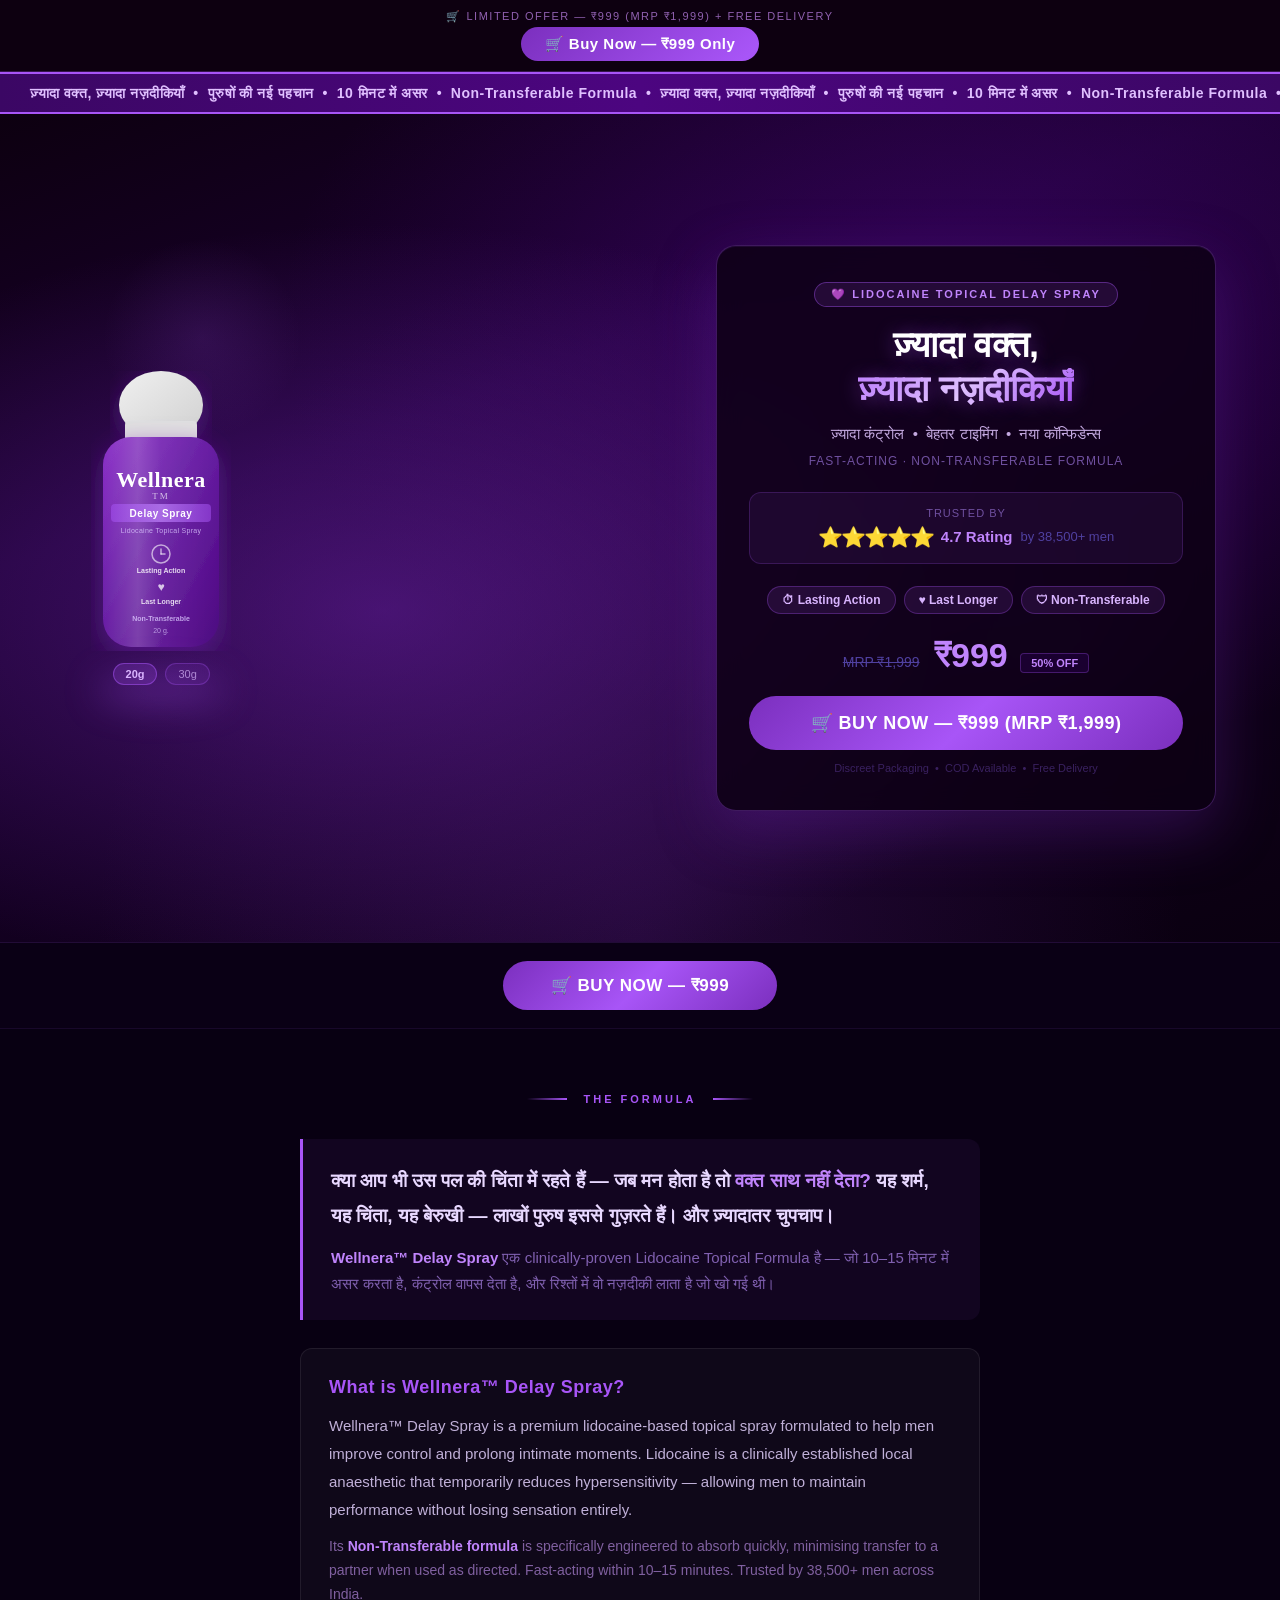
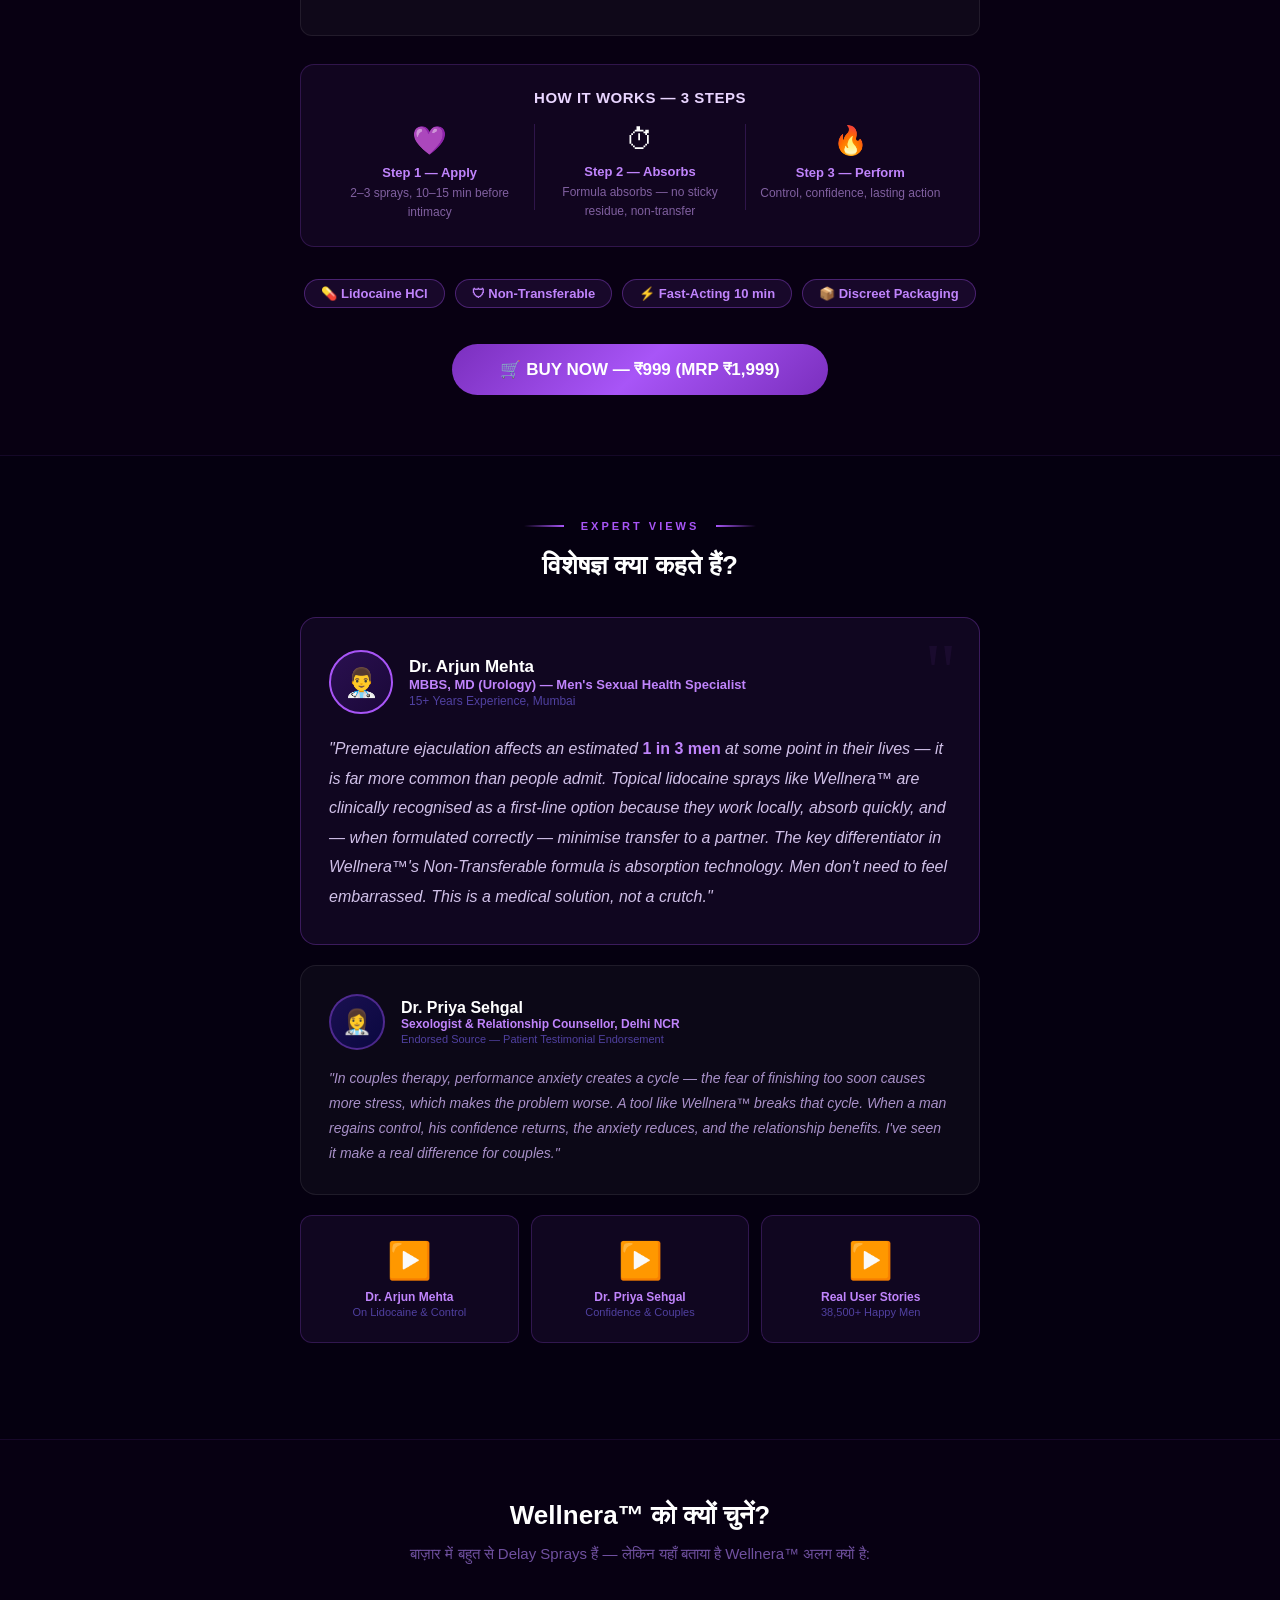
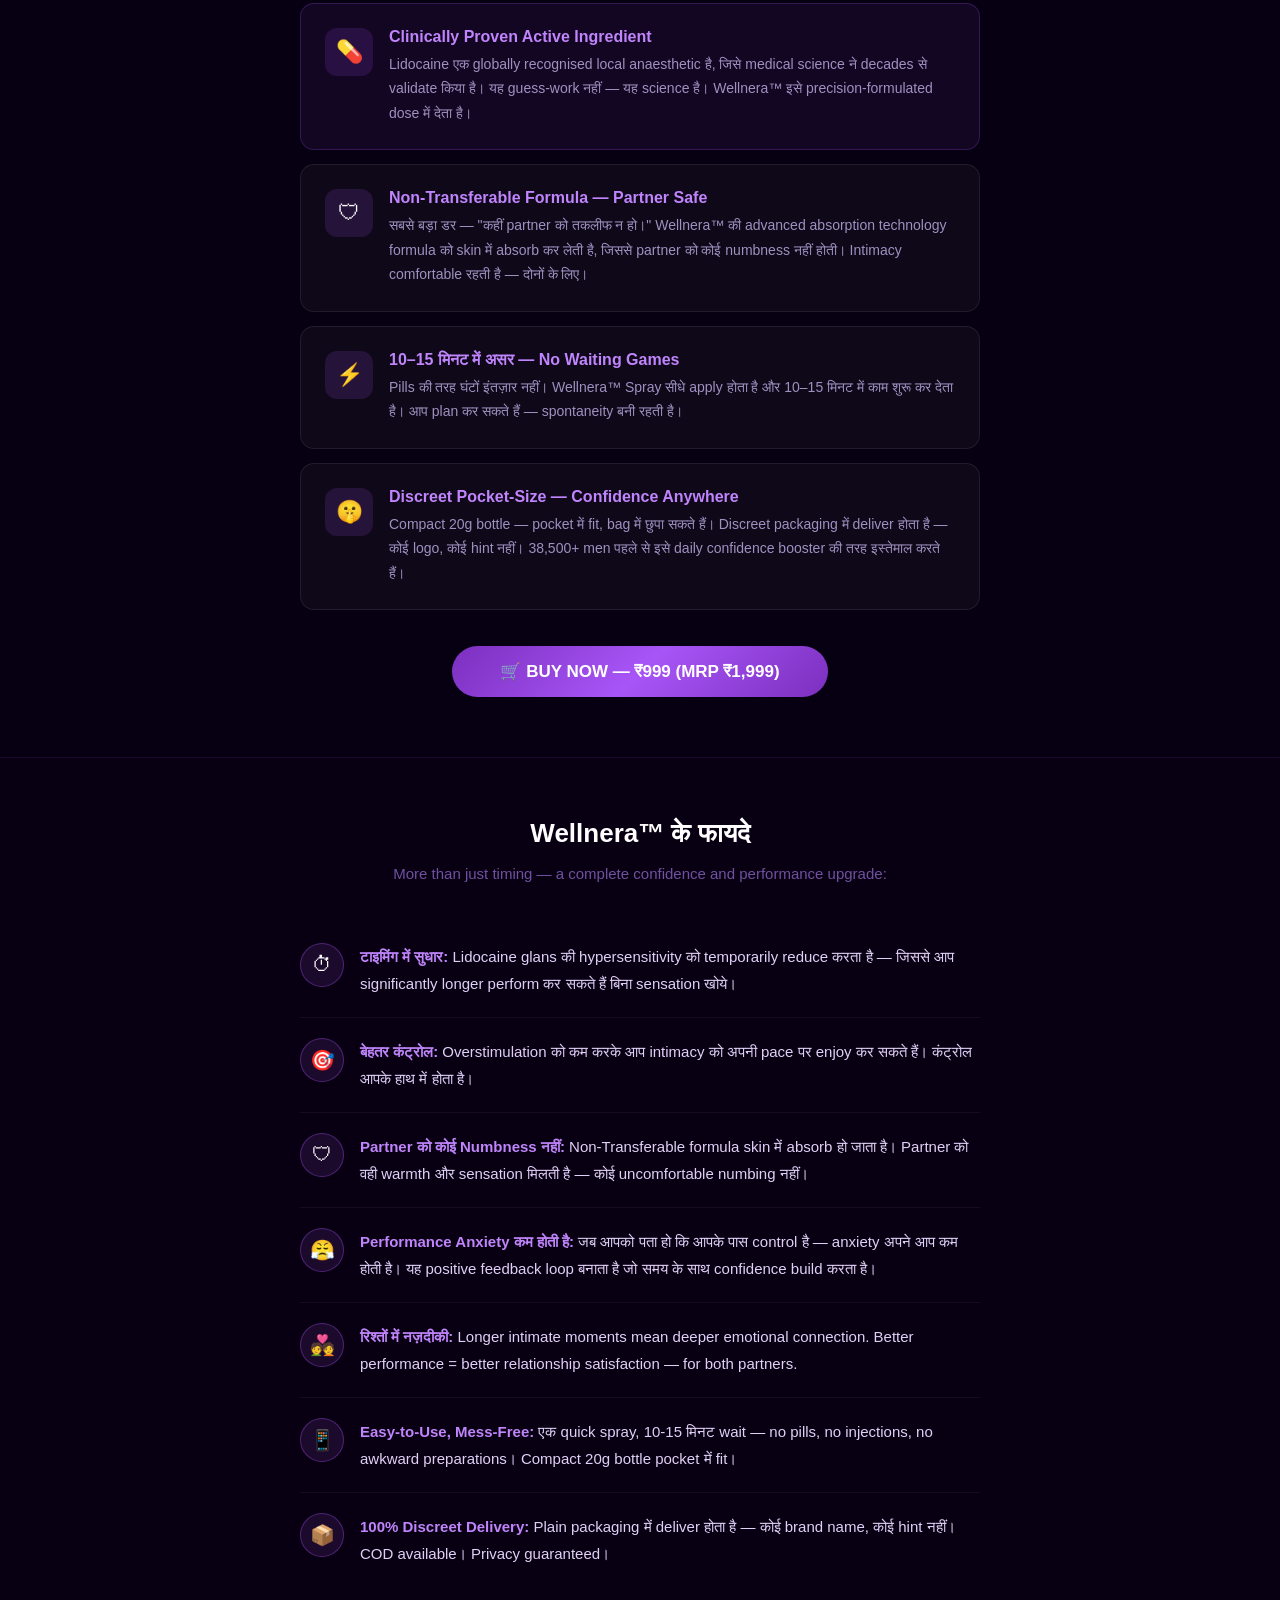
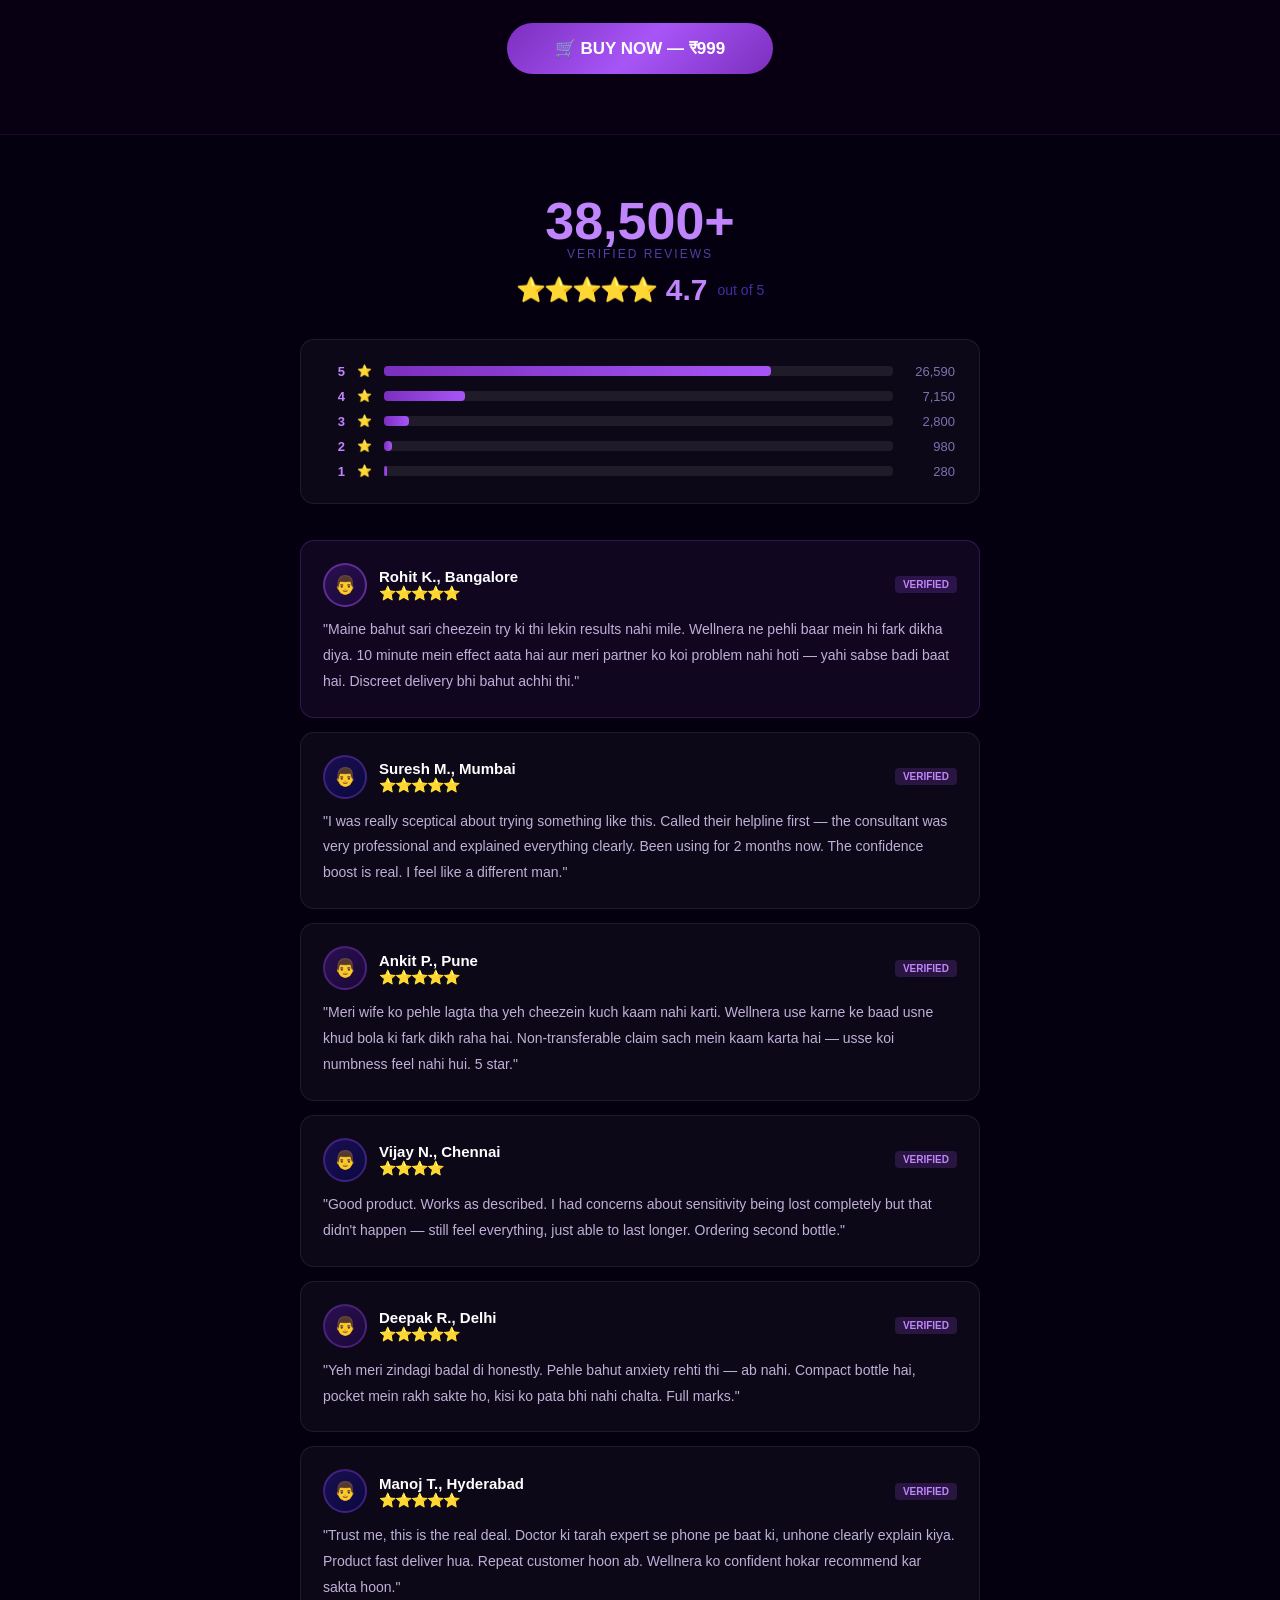
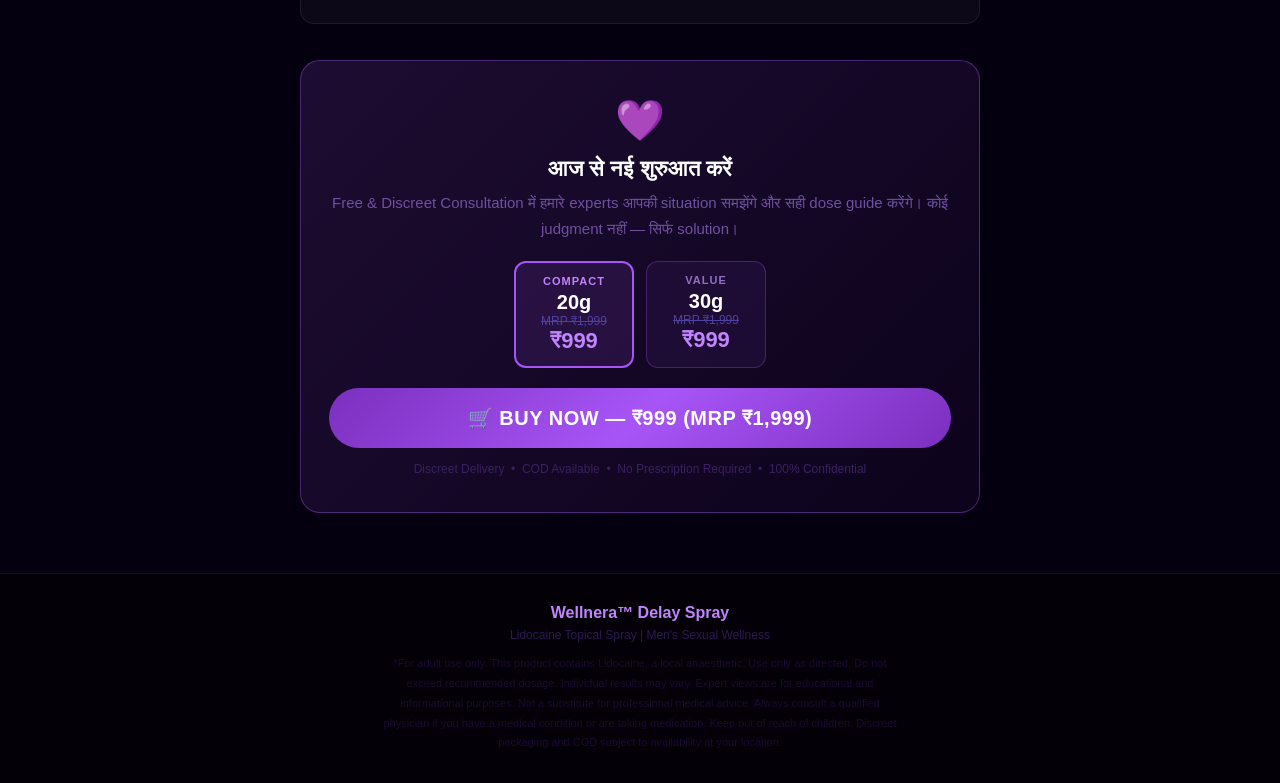
<file: WellneraDelaySpray.html>
<!DOCTYPE html>
<html lang="hi">
<head>
  <meta charset="UTF-8" />
  <meta name="viewport" content="width=device-width, initial-scale=1.0" />
  <title>Wellnera™ Delay Spray — ज़्यादा वक्त, ज़्यादा नज़दीकियाँ</title>
  <style>
    * { margin: 0; padding: 0; box-sizing: border-box; }
    body { font-family: 'Segoe UI', Arial, sans-serif; background: #0d0010; color: #fff; overflow-x: hidden; }
    a { text-decoration: none; color: inherit; }

    @keyframes ticker {
      0%   { transform: translateX(0); }
      100% { transform: translateX(-50%); }
    }
    @keyframes fadeInUp {
      from { opacity: 0; transform: translateY(28px); }
      to   { opacity: 1; transform: translateY(0); }
    }
    @keyframes pulse {
      0%, 100% { box-shadow: 0 0 0 0 rgba(168,85,247,0.55); }
      50%       { box-shadow: 0 0 0 14px rgba(168,85,247,0); }
    }
    @keyframes shimmer {
      0%   { background-position: -200% center; }
      100% { background-position: 200% center; }
    }
    @keyframes floatBottle {
      0%, 100% { transform: translateY(0px); }
      50%       { transform: translateY(-10px); }
    }
    @keyframes glowPulse {
      0%, 100% { opacity: 0.4; }
      50%       { opacity: 0.8; }
    }
  </style>
</head>
<body>

<!-- ════════════════════════════════════════════════
     SECTION 1 — STICKY HEADER BAR
     Formula: Micro-commitment softener + single phone CTA
════════════════════════════════════════════════ -->
<div style="
  position: fixed; top: 0; left: 0; right: 0; z-index: 999;
  background: #0d0010;
  border-bottom: 1px solid rgba(168,85,247,0.25);
  padding: 10px 20px;
  text-align: center;
">
  <p style="font-size: 11px; color: #9060b0; letter-spacing: 1.5px; text-transform: uppercase; margin-bottom: 4px;">
    🛒 Limited Offer — ₹999 (MRP ₹1,999) + Free Delivery
  </p>
  <a href="https://wellnera.in/checkouts/cn/hWNDCcYYvPo0mwmWMnPMY0Iu/en-in?_r=AQABQZGovw-bJ-QW9Bp9BNEU9_4K355hhF1zAfSeGA2CKdM" style="
    display: inline-flex; align-items: center; gap: 8px;
    background: linear-gradient(135deg, #7B2FBE, #A855F7, #7B2FBE);
    background-size: 200% auto;
    animation: shimmer 3s linear infinite;
    color: #fff;
    font-weight: 800;
    font-size: 15px;
    padding: 8px 24px;
    border-radius: 50px;
    letter-spacing: 0.5px;
  ">
    🛒 Buy Now — ₹999 Only
  </a>
</div>

<!-- Spacer -->
<div style="height: 72px;"></div>


<!-- ════════════════════════════════════════════════
     SECTION 2 — SCROLLING TICKER
     Formula: Desire loop × identity claim in motion
════════════════════════════════════════════════ -->
<div style="
  background: linear-gradient(90deg, #3b0764, #4c0580, #3b0764);
  border-top: 2px solid #A855F7;
  border-bottom: 2px solid #A855F7;
  padding: 10px 0;
  overflow: hidden;
  white-space: nowrap;
">
  <div style="display: inline-block; animation: ticker 20s linear infinite;">
    <span style="color: #e0c0ff; font-weight: 700; font-size: 14px; letter-spacing: 0.5px; padding: 0 30px;">
      ज़्यादा वक्त, ज़्यादा नज़दीकियाँ &nbsp;•&nbsp; पुरुषों की नई पहचान &nbsp;•&nbsp; 10 मिनट में असर &nbsp;•&nbsp; Non-Transferable Formula &nbsp;•&nbsp;
      ज़्यादा वक्त, ज़्यादा नज़दीकियाँ &nbsp;•&nbsp; पुरुषों की नई पहचान &nbsp;•&nbsp; 10 मिनट में असर &nbsp;•&nbsp; Non-Transferable Formula &nbsp;•&nbsp;
      ज़्यादा वक्त, ज़्यादा नज़दीकियाँ &nbsp;•&nbsp; पुरुषों की नई पहचान &nbsp;•&nbsp; 10 मिनट में असर &nbsp;•&nbsp; Non-Transferable Formula &nbsp;•&nbsp;
      ज़्यादा वक्त, ज़्यादा नज़दीकियाँ &nbsp;•&nbsp; पुरुषों की नई पहचान &nbsp;•&nbsp; 10 मिनट में असर &nbsp;•&nbsp; Non-Transferable Formula &nbsp;•&nbsp;
    </span>
  </div>
</div>


<!-- ════════════════════════════════════════════════
     SECTION 3 — HERO SECTION
     Formula: Pattern interrupt headline + social proof + above-fold CTA
════════════════════════════════════════════════ -->
<div style="
  min-height: 92vh;
  background:
    radial-gradient(ellipse at 30% 60%, rgba(107,33,168,0.55) 0%, transparent 55%),
    radial-gradient(ellipse at 75% 25%, rgba(76,5,128,0.5) 0%, transparent 50%),
    radial-gradient(ellipse at 50% 100%, rgba(88,28,135,0.3) 0%, transparent 60%),
    linear-gradient(160deg, #0d0010 0%, #1a0030 35%, #12001f 65%, #0a0010 100%);
  display: flex;
  align-items: center;
  justify-content: space-between;
  padding: 40px 5% 40px 4%;
  position: relative;
  overflow: hidden;
  gap: 24px;
  flex-wrap: wrap;
">

  <!-- Decorative glow orbs -->
  <div style="position:absolute; top:15%; left:8%; width:200px; height:200px; border-radius:50%; background:radial-gradient(circle,rgba(168,85,247,0.12) 0%,transparent 70%); pointer-events:none; animation:glowPulse 4s infinite;"></div>
  <div style="position:absolute; bottom:20%; right:5%; width:280px; height:280px; border-radius:50%; background:radial-gradient(circle,rgba(124,58,237,0.1) 0%,transparent 70%); pointer-events:none; animation:glowPulse 5s infinite 1s;"></div>

  <!-- LEFT: Bottle SVG Illustration -->
  <div style="
    flex: 0 0 auto;
    width: 220px;
    display: flex;
    flex-direction: column;
    align-items: center;
    animation: floatBottle 4s ease-in-out infinite;
    position: relative;
  ">
    <!-- Bottle glow -->
    <div style="
      position:absolute; bottom:-20px; left:50%; transform:translateX(-50%);
      width:130px; height:30px;
      background:rgba(168,85,247,0.3);
      filter:blur(18px);
      border-radius:50%;
      animation:glowPulse 4s infinite;
    "></div>

    <!-- Bottle SVG -->
    <svg viewBox="0 0 160 280" width="160" height="280" xmlns="http://www.w3.org/2000/svg">
      <defs>
        <linearGradient id="capGrad" x1="0%" y1="0%" x2="100%" y2="100%">
          <stop offset="0%" style="stop-color:#f0f0f0"/>
          <stop offset="100%" style="stop-color:#d0d0d0"/>
        </linearGradient>
        <linearGradient id="bodyGrad" x1="0%" y1="0%" x2="100%" y2="100%">
          <stop offset="0%" style="stop-color:#8B30C8"/>
          <stop offset="40%" style="stop-color:#6B21A8"/>
          <stop offset="100%" style="stop-color:#4C0580"/>
        </linearGradient>
        <linearGradient id="shineGrad" x1="0%" y1="0%" x2="100%" y2="0%">
          <stop offset="0%" style="stop-color:rgba(255,255,255,0)"/>
          <stop offset="30%" style="stop-color:rgba(255,255,255,0.18)"/>
          <stop offset="50%" style="stop-color:rgba(255,255,255,0.06)"/>
          <stop offset="100%" style="stop-color:rgba(255,255,255,0)"/>
        </linearGradient>
        <linearGradient id="labelGrad" x1="0%" y1="0%" x2="100%" y2="0%">
          <stop offset="0%" style="stop-color:rgba(168,85,247,0.5)"/>
          <stop offset="50%" style="stop-color:rgba(192,132,252,0.7)"/>
          <stop offset="100%" style="stop-color:rgba(168,85,247,0.5)"/>
        </linearGradient>
        <filter id="bottleShadow">
          <feDropShadow dx="0" dy="8" stdDeviation="12" flood-color="rgba(107,33,168,0.7)" flood-opacity="0.8"/>
        </filter>
      </defs>

      <!-- Cap -->
      <rect x="38" y="0" width="84" height="68" rx="42" ry="38" fill="url(#capGrad)" filter="url(#bottleShadow)"/>
      <rect x="44" y="50" width="72" height="20" rx="4" fill="#e0e0e0"/>

      <!-- Body -->
      <rect x="22" y="66" width="116" height="210" rx="28" fill="url(#bodyGrad)" filter="url(#bottleShadow)"/>

      <!-- Shine overlay -->
      <rect x="22" y="66" width="116" height="210" rx="28" fill="url(#shineGrad)"/>

      <!-- Brand name -->
      <text x="80" y="116" text-anchor="middle" font-family="Georgia,serif" font-size="22" font-weight="bold" fill="white" letter-spacing="0.5">Wellnera</text>
      <text x="80" y="128" text-anchor="middle" font-family="Georgia,serif" font-size="9" fill="rgba(255,255,255,0.7)" letter-spacing="2">TM</text>

      <!-- Label band -->
      <rect x="30" y="133" width="100" height="18" rx="4" fill="url(#labelGrad)"/>
      <text x="80" y="146" text-anchor="middle" font-family="Arial,sans-serif" font-size="10" font-weight="700" fill="white" letter-spacing="0.5">Delay Spray</text>

      <!-- Sub label -->
      <text x="80" y="162" text-anchor="middle" font-family="Arial,sans-serif" font-size="7" fill="rgba(220,200,255,0.8)" letter-spacing="0.3">Lidocaine Topical Spray</text>

      <!-- Clock icon area -->
      <circle cx="80" cy="183" r="9" fill="none" stroke="rgba(255,255,255,0.6)" stroke-width="1.5"/>
      <line x1="80" y1="178" x2="80" y2="183" stroke="rgba(255,255,255,0.6)" stroke-width="1.5" stroke-linecap="round"/>
      <line x1="80" y1="183" x2="84" y2="183" stroke="rgba(255,255,255,0.6)" stroke-width="1.5" stroke-linecap="round"/>
      <text x="80" y="202" text-anchor="middle" font-family="Arial,sans-serif" font-size="7" fill="rgba(255,255,255,0.85)" font-weight="600">Lasting Action</text>

      <!-- Heart icon -->
      <text x="80" y="220" text-anchor="middle" font-size="12" fill="rgba(255,255,255,0.75)">♥</text>
      <text x="80" y="233" text-anchor="middle" font-family="Arial,sans-serif" font-size="7" fill="rgba(255,255,255,0.85)" font-weight="600">Last Longer</text>

      <!-- Non-transfer -->
      <text x="80" y="250" text-anchor="middle" font-family="Arial,sans-serif" font-size="7" fill="rgba(220,200,255,0.8)" font-weight="600">Non-Transferable</text>
      <text x="80" y="262" text-anchor="middle" font-family="Arial,sans-serif" font-size="7" fill="rgba(220,200,255,0.7)">20 g.</text>
    </svg>

    <!-- Size badges -->
    <div style="display:flex; gap:8px; margin-top:12px;">
      <span style="background:rgba(168,85,247,0.2); border:1px solid rgba(168,85,247,0.5); color:#e0c0ff; font-size:11px; font-weight:700; padding:4px 12px; border-radius:20px;">20g</span>
      <span style="background:rgba(168,85,247,0.1); border:1px solid rgba(168,85,247,0.3); color:#b090d0; font-size:11px; padding:4px 12px; border-radius:20px;">30g</span>
    </div>
  </div>

  <!-- RIGHT: Hero Card -->
  <div style="
    flex: 1;
    min-width: 280px;
    max-width: 500px;
    background: rgba(13,0,20,0.85);
    border: 1px solid rgba(168,85,247,0.3);
    border-radius: 20px;
    padding: 36px 32px;
    backdrop-filter: blur(12px);
    animation: fadeInUp 0.8s ease both;
    box-shadow: 0 20px 60px rgba(107,33,168,0.35), inset 0 1px 0 rgba(168,85,247,0.1);
  ">
    <!-- Badge -->
    <div style="text-align:center; margin-bottom:16px;">
      <span style="
        display:inline-block;
        background:rgba(168,85,247,0.12);
        border:1px solid rgba(168,85,247,0.4);
        color:#c084fc;
        font-size:11px; font-weight:700;
        letter-spacing:2px; text-transform:uppercase;
        padding:5px 16px; border-radius:50px;
      ">💜 Lidocaine Topical Delay Spray</span>
    </div>

    <h1 style="
      font-size: 36px; font-weight: 900; line-height: 1.2;
      text-align: center; color: #fff; margin-bottom: 12px;
      text-shadow: 0 2px 20px rgba(168,85,247,0.4);
    ">
      ज़्यादा वक्त,<br/>
      <span style="
        background: linear-gradient(135deg, #C084FC, #E9D5FF, #A855F7);
        -webkit-background-clip: text; -webkit-text-fill-color: transparent;
        background-clip: text;
      ">ज़्यादा नज़दीकियाँ</span>
    </h1>

    <p style="text-align:center; color:#c4a8e0; font-size:15px; margin-bottom:8px; line-height:1.6;">
      ज़्यादा कंट्रोल &nbsp;•&nbsp; बेहतर टाइमिंग &nbsp;•&nbsp; नया कॉन्फिडेन्स
    </p>
    <p style="text-align:center; color:#7050a0; font-size:12px; margin-bottom:24px; letter-spacing:1px; text-transform:uppercase;">
      Fast-Acting · Non-Transferable Formula
    </p>

    <!-- Rating -->
    <div style="
      background:rgba(168,85,247,0.08);
      border:1px solid rgba(168,85,247,0.2);
      border-radius:12px; padding:14px 20px;
      text-align:center; margin-bottom:22px;
    ">
      <div style="font-size:11px; color:#7050a0; letter-spacing:1px; margin-bottom:6px;">TRUSTED BY</div>
      <div style="display:flex; align-items:center; justify-content:center; gap:8px;">
        <span style="font-size:20px; letter-spacing:-2px;">⭐⭐⭐⭐⭐</span>
        <span style="font-size:15px; color:#c084fc; font-weight:700;">4.7 Rating</span>
        <span style="color:#5040a0; font-size:13px;">by 38,500+ men</span>
      </div>
    </div>

    <!-- 3 Feature pills -->
    <div style="display:flex; gap:8px; flex-wrap:wrap; justify-content:center; margin-bottom:22px;">
      <span style="background:rgba(168,85,247,0.12); border:1px solid rgba(168,85,247,0.3); color:#d8b4fe; font-size:12px; font-weight:600; padding:6px 14px; border-radius:20px;">⏱ Lasting Action</span>
      <span style="background:rgba(168,85,247,0.12); border:1px solid rgba(168,85,247,0.3); color:#d8b4fe; font-size:12px; font-weight:600; padding:6px 14px; border-radius:20px;">♥ Last Longer</span>
      <span style="background:rgba(168,85,247,0.12); border:1px solid rgba(168,85,247,0.3); color:#d8b4fe; font-size:12px; font-weight:600; padding:6px 14px; border-radius:20px;">🛡 Non-Transferable</span>
    </div>

    <!-- Price -->
    <div style="text-align:center; margin-bottom:20px;">
      <span style="color:#5040a0; font-size:14px; text-decoration:line-through;">MRP ₹1,999</span>
      <span style="color:#c084fc; font-size:34px; font-weight:900; margin-left:10px;">₹999</span>
      <span style="display:inline-block; background:#1a0030; color:#c084fc; font-size:11px; font-weight:700; padding:3px 10px; border-radius:4px; margin-left:8px; border:1px solid rgba(168,85,247,0.3);">50% OFF</span>
    </div>

    <a href="https://wellnera.in/checkouts/cn/hWNDCcYYvPo0mwmWMnPMY0Iu/en-in?_r=AQABQZGovw-bJ-QW9Bp9BNEU9_4K355hhF1zAfSeGA2CKdM" style="
      display: block;
      background: linear-gradient(135deg, #7B2FBE, #A855F7, #7B2FBE);
      color: #fff;
      font-weight: 900; font-size: 18px;
      text-align: center; padding: 16px 24px;
      border-radius: 50px;
      animation: pulse 2.5s infinite;
      text-transform: uppercase;
      margin-bottom: 12px;
      letter-spacing: 0.5px;
    ">
      🛒 Buy Now — ₹999 (MRP ₹1,999)
    </a>
    <p style="text-align:center; color:#3a2060; font-size:11px;">
      Discreet Packaging &nbsp;•&nbsp; COD Available &nbsp;•&nbsp; Free Delivery
    </p>
  </div>
</div>

<!-- Floating bottom CTA -->
<div style="text-align:center; background:#0a0015; padding:18px 20px; border-top:1px solid rgba(168,85,247,0.15);">
  <a href="https://wellnera.in/checkouts/cn/hWNDCcYYvPo0mwmWMnPMY0Iu/en-in?_r=AQABQZGovw-bJ-QW9Bp9BNEU9_4K355hhF1zAfSeGA2CKdM" style="
    display:inline-block;
    background:linear-gradient(135deg,#7B2FBE,#A855F7,#7B2FBE);
    color:#fff; font-weight:900; font-size:17px;
    padding:14px 48px; border-radius:50px;
    animation:pulse 2.5s infinite;
    text-transform:uppercase; letter-spacing:0.5px;
  ">🛒 BUY NOW — ₹999</a>
</div>


<!-- ════════════════════════════════════════════════
     SECTION 4 — PRODUCT ORIGIN / CREDIBILITY BRIDGE
     Formula: What is it + Science credibility + Local relevance
════════════════════════════════════════════════ -->
<div style="background:#080012; padding:60px 20px; border-top:1px solid rgba(168,85,247,0.1);">
  <div style="max-width:680px; margin:0 auto;">

    <div style="text-align:center; margin-bottom:32px;">
      <span style="display:inline-block; width:40px; height:2px; background:linear-gradient(90deg,transparent,#A855F7); vertical-align:middle; margin-right:12px;"></span>
      <span style="color:#A855F7; font-size:11px; letter-spacing:3px; text-transform:uppercase; font-weight:700;">The Formula</span>
      <span style="display:inline-block; width:40px; height:2px; background:linear-gradient(90deg,#A855F7,transparent); vertical-align:middle; margin-left:12px;"></span>
    </div>

    <!-- Hindi emotional block -->
    <div style="
      background:rgba(168,85,247,0.06);
      border-left:3px solid #A855F7;
      border-radius:0 12px 12px 0;
      padding:24px 28px; margin-bottom:28px;
    ">
      <p style="font-size:19px; line-height:1.85; color:#e8d8ff; font-weight:600;">
        क्या आप भी उस पल की चिंता में रहते हैं — जब मन होता है तो <span style="color:#c084fc;">वक्त साथ नहीं देता?</span>
        यह शर्म, यह चिंता, यह बेरुखी — लाखों पुरुष इससे गुज़रते हैं। और ज़्यादातर चुपचाप।
      </p>
      <p style="font-size:15px; color:#8060b0; margin-top:12px; line-height:1.7;">
        <strong style="color:#c084fc;">Wellnera™ Delay Spray</strong> एक clinically-proven Lidocaine Topical Formula है —
        जो 10–15 मिनट में असर करता है, कंट्रोल वापस देता है, और रिश्तों में वो नज़दीकी लाता है जो खो गई थी।
      </p>
    </div>

    <!-- English authority block -->
    <div style="
      background:rgba(255,255,255,0.03);
      border:1px solid rgba(255,255,255,0.08);
      border-radius:12px; padding:28px; margin-bottom:28px;
    ">
      <h2 style="color:#A855F7; font-size:18px; margin-bottom:14px; letter-spacing:0.5px;">
        What is Wellnera™ Delay Spray?
      </h2>
      <p style="color:#c0b0d8; font-size:15px; line-height:1.85;">
        Wellnera™ Delay Spray is a premium lidocaine-based topical spray formulated to help men improve control and
        prolong intimate moments. Lidocaine is a clinically established local anaesthetic that temporarily reduces
        hypersensitivity — allowing men to maintain performance without losing sensation entirely.
      </p>
      <p style="color:#8060a0; font-size:14px; margin-top:12px; line-height:1.7;">
        Its <strong style="color:#c084fc;">Non-Transferable formula</strong> is specifically engineered to absorb quickly,
        minimising transfer to a partner when used as directed. Fast-acting within 10–15 minutes. Trusted by 38,500+ men across India.
      </p>
    </div>

    <!-- How it works strip -->
    <div style="
      background:rgba(168,85,247,0.06);
      border:1px solid rgba(168,85,247,0.2);
      border-radius:14px; padding:24px; margin-bottom:32px;
    ">
      <h3 style="color:#e9d5ff; font-size:15px; font-weight:700; margin-bottom:18px; text-align:center; letter-spacing:0.5px;">
        HOW IT WORKS — 3 STEPS
      </h3>
      <div style="display:flex; gap:0; flex-wrap:wrap;">
        <div style="flex:1; min-width:140px; text-align:center; padding:0 12px;">
          <div style="font-size:28px; margin-bottom:8px;">💜</div>
          <div style="color:#c084fc; font-size:13px; font-weight:700; margin-bottom:4px;">Step 1 — Apply</div>
          <div style="color:#8060a0; font-size:12px; line-height:1.6;">2–3 sprays, 10–15 min before intimacy</div>
        </div>
        <div style="width:1px; background:rgba(168,85,247,0.2); margin:0 0 12px;"></div>
        <div style="flex:1; min-width:140px; text-align:center; padding:0 12px;">
          <div style="font-size:28px; margin-bottom:8px;">⏱</div>
          <div style="color:#c084fc; font-size:13px; font-weight:700; margin-bottom:4px;">Step 2 — Absorbs</div>
          <div style="color:#8060a0; font-size:12px; line-height:1.6;">Formula absorbs — no sticky residue, non-transfer</div>
        </div>
        <div style="width:1px; background:rgba(168,85,247,0.2); margin:0 0 12px;"></div>
        <div style="flex:1; min-width:140px; text-align:center; padding:0 12px;">
          <div style="font-size:28px; margin-bottom:8px;">🔥</div>
          <div style="color:#c084fc; font-size:13px; font-weight:700; margin-bottom:4px;">Step 3 — Perform</div>
          <div style="color:#8060a0; font-size:12px; line-height:1.6;">Control, confidence, lasting action</div>
        </div>
      </div>
    </div>

    <!-- Active ingredient badge -->
    <div style="display:flex; flex-wrap:wrap; gap:10px; justify-content:center; margin-bottom:36px;">
      <span style="background:rgba(168,85,247,0.1); border:1px solid rgba(168,85,247,0.35); color:#c084fc; padding:6px 16px; border-radius:20px; font-size:13px; font-weight:700;">💊 Lidocaine HCl</span>
      <span style="background:rgba(168,85,247,0.1); border:1px solid rgba(168,85,247,0.35); color:#c084fc; padding:6px 16px; border-radius:20px; font-size:13px; font-weight:700;">🛡 Non-Transferable</span>
      <span style="background:rgba(168,85,247,0.1); border:1px solid rgba(168,85,247,0.35); color:#c084fc; padding:6px 16px; border-radius:20px; font-size:13px; font-weight:700;">⚡ Fast-Acting 10 min</span>
      <span style="background:rgba(168,85,247,0.1); border:1px solid rgba(168,85,247,0.35); color:#c084fc; padding:6px 16px; border-radius:20px; font-size:13px; font-weight:700;">📦 Discreet Packaging</span>
    </div>

    <div style="text-align:center;">
      <a href="https://wellnera.in/checkouts/cn/hWNDCcYYvPo0mwmWMnPMY0Iu/en-in?_r=AQABQZGovw-bJ-QW9Bp9BNEU9_4K355hhF1zAfSeGA2CKdM" style="
        display:inline-block;
        background:linear-gradient(135deg,#7B2FBE,#A855F7,#7B2FBE);
        color:#fff; font-weight:900; font-size:17px;
        padding:15px 48px; border-radius:50px;
        animation:pulse 2.5s infinite; text-transform:uppercase;
      ">🛒 BUY NOW — ₹999 (MRP ₹1,999)</a>
    </div>
  </div>
</div>


<!-- ════════════════════════════════════════════════
     SECTION 5 — EXPERT / AUTHORITY VALIDATION
     Formula: Named credential + mechanism endorsement + video carousel
════════════════════════════════════════════════ -->
<div style="background:#050010; padding:60px 20px; border-top:1px solid rgba(168,85,247,0.1);">
  <div style="max-width:680px; margin:0 auto;">

    <div style="text-align:center; margin-bottom:36px;">
      <span style="display:inline-block; width:40px; height:2px; background:linear-gradient(90deg,transparent,#A855F7); vertical-align:middle; margin-right:12px;"></span>
      <span style="color:#A855F7; font-size:11px; letter-spacing:3px; text-transform:uppercase; font-weight:700;">Expert Views</span>
      <span style="display:inline-block; width:40px; height:2px; background:linear-gradient(90deg,#A855F7,transparent); vertical-align:middle; margin-left:12px;"></span>
      <h2 style="color:#fff; font-size:26px; font-weight:800; margin-top:16px;">विशेषज्ञ क्या कहते हैं?</h2>
    </div>

    <!-- Expert Card 1 -->
    <div style="
      background:rgba(168,85,247,0.07);
      border:1px solid rgba(168,85,247,0.28);
      border-radius:16px; padding:32px 28px;
      margin-bottom:20px; position:relative; overflow:hidden;
    ">
      <div style="position:absolute; top:14px; right:22px; font-size:80px; color:rgba(168,85,247,0.07); font-family:Georgia,serif; line-height:1; pointer-events:none;">"</div>
      <div style="display:flex; align-items:center; gap:16px; margin-bottom:20px;">
        <div style="width:64px; height:64px; border-radius:50%; background:linear-gradient(135deg,#2a1050,#1a0838); border:2px solid #A855F7; display:flex; align-items:center; justify-content:center; font-size:28px; flex-shrink:0;">👨‍⚕️</div>
        <div>
          <div style="color:#fff; font-weight:700; font-size:17px;">Dr. Arjun Mehta</div>
          <div style="color:#c084fc; font-size:13px; font-weight:600;">MBBS, MD (Urology) — Men's Sexual Health Specialist</div>
          <div style="color:#5040a0; font-size:12px; margin-top:2px;">15+ Years Experience, Mumbai</div>
        </div>
      </div>
      <p style="color:#d0c0e8; font-size:16px; line-height:1.85; font-style:italic;">
        "Premature ejaculation affects an estimated <strong style="color:#c084fc; font-style:normal;">1 in 3 men</strong> at some point in their lives — it is far more common than people admit.
        Topical lidocaine sprays like Wellnera™ are clinically recognised as a first-line option because they work locally,
        absorb quickly, and — when formulated correctly — minimise transfer to a partner.
        The key differentiator in Wellnera™'s Non-Transferable formula is absorption technology.
        Men don't need to feel embarrassed. This is a medical solution, not a crutch."
      </p>
    </div>

    <!-- Expert Card 2 -->
    <div style="
      background:rgba(255,255,255,0.03);
      border:1px solid rgba(255,255,255,0.08);
      border-radius:16px; padding:28px; margin-bottom:20px;
    ">
      <div style="display:flex; align-items:center; gap:16px; margin-bottom:16px;">
        <div style="width:56px; height:56px; border-radius:50%; background:linear-gradient(135deg,#1a1050,#0a0840); border:2px solid rgba(168,85,247,0.4); display:flex; align-items:center; justify-content:center; font-size:24px; flex-shrink:0;">👩‍⚕️</div>
        <div>
          <div style="color:#fff; font-weight:700; font-size:16px;">Dr. Priya Sehgal</div>
          <div style="color:#c084fc; font-size:12px; font-weight:600;">Sexologist &amp; Relationship Counsellor, Delhi NCR</div>
          <div style="color:#5040a0; font-size:11px; margin-top:2px;">Endorsed Source — Patient Testimonial Endorsement</div>
        </div>
      </div>
      <p style="color:#a890c8; font-size:14px; line-height:1.8; font-style:italic;">
        "In couples therapy, performance anxiety creates a cycle — the fear of finishing too soon causes more stress, which makes the problem worse.
        A tool like Wellnera™ breaks that cycle. When a man regains control, his confidence returns,
        the anxiety reduces, and the relationship benefits. I've seen it make a real difference for couples."
      </p>
    </div>

    <!-- Video carousel placeholder -->
    <div style="display:flex; gap:12px; flex-wrap:wrap; margin-bottom:36px;">
      <div style="flex:1; min-width:150px; background:rgba(168,85,247,0.07); border:1px solid rgba(168,85,247,0.22); border-radius:12px; padding:24px 12px; text-align:center; cursor:pointer;">
        <div style="font-size:36px; margin-bottom:8px;">▶️</div>
        <div style="color:#c084fc; font-size:12px; font-weight:700;">Dr. Arjun Mehta</div>
        <div style="color:#5040a0; font-size:11px; margin-top:2px;">On Lidocaine & Control</div>
      </div>
      <div style="flex:1; min-width:150px; background:rgba(168,85,247,0.07); border:1px solid rgba(168,85,247,0.22); border-radius:12px; padding:24px 12px; text-align:center; cursor:pointer;">
        <div style="font-size:36px; margin-bottom:8px;">▶️</div>
        <div style="color:#c084fc; font-size:12px; font-weight:700;">Dr. Priya Sehgal</div>
        <div style="color:#5040a0; font-size:11px; margin-top:2px;">Confidence & Couples</div>
      </div>
      <div style="flex:1; min-width:150px; background:rgba(168,85,247,0.07); border:1px solid rgba(168,85,247,0.22); border-radius:12px; padding:24px 12px; text-align:center; cursor:pointer;">
        <div style="font-size:36px; margin-bottom:8px;">▶️</div>
        <div style="color:#c084fc; font-size:12px; font-weight:700;">Real User Stories</div>
        <div style="color:#5040a0; font-size:11px; margin-top:2px;">38,500+ Happy Men</div>
      </div>
    </div>

  </div>
</div>


<!-- ════════════════════════════════════════════════
     SECTION 6 — WHY CHOOSE WELLNERA (4-Point Objection Handler)
     Formula: Comparison frame + kill 4 objections
════════════════════════════════════════════════ -->
<div style="background:#070012; padding:60px 20px; border-top:1px solid rgba(168,85,247,0.1);">
  <div style="max-width:680px; margin:0 auto;">

    <div style="text-align:center; margin-bottom:36px;">
      <h2 style="color:#fff; font-size:26px; font-weight:800; margin-bottom:10px;">
        Wellnera™ को क्यों चुनें?
      </h2>
      <p style="color:#7050a0; font-size:15px; line-height:1.7;">
        बाज़ार में बहुत से Delay Sprays हैं — लेकिन यहाँ बताया है Wellnera™ अलग क्यों है:
      </p>
    </div>

    <!-- Block 1 — Clinical credibility -->
    <div style="background:rgba(168,85,247,0.07); border:1px solid rgba(168,85,247,0.22); border-radius:14px; padding:24px; margin-bottom:14px; display:flex; gap:16px; align-items:flex-start;">
      <div style="width:48px; height:48px; background:rgba(168,85,247,0.15); border-radius:12px; display:flex; align-items:center; justify-content:center; font-size:22px; flex-shrink:0;">💊</div>
      <div>
        <h3 style="color:#c084fc; font-size:16px; font-weight:700; margin-bottom:6px;">Clinically Proven Active Ingredient</h3>
        <p style="color:#a090c0; font-size:14px; line-height:1.75;">
          Lidocaine एक globally recognised local anaesthetic है, जिसे medical science ने decades से validate किया है।
          यह guess-work नहीं — यह science है। Wellnera™ इसे precision-formulated dose में देता है।
        </p>
      </div>
    </div>

    <!-- Block 2 — Non-transferable -->
    <div style="background:rgba(255,255,255,0.03); border:1px solid rgba(255,255,255,0.08); border-radius:14px; padding:24px; margin-bottom:14px; display:flex; gap:16px; align-items:flex-start;">
      <div style="width:48px; height:48px; background:rgba(168,85,247,0.15); border-radius:12px; display:flex; align-items:center; justify-content:center; font-size:22px; flex-shrink:0;">🛡</div>
      <div>
        <h3 style="color:#c084fc; font-size:16px; font-weight:700; margin-bottom:6px;">Non-Transferable Formula — Partner Safe</h3>
        <p style="color:#a090c0; font-size:14px; line-height:1.75;">
          सबसे बड़ा डर — "कहीं partner को तकलीफ न हो।" Wellnera™ की advanced absorption technology
          formula को skin में absorb कर लेती है, जिससे partner को कोई numbness नहीं होती।
          Intimacy comfortable रहती है — दोनों के लिए।
        </p>
      </div>
    </div>

    <!-- Block 3 — Fast acting -->
    <div style="background:rgba(255,255,255,0.03); border:1px solid rgba(255,255,255,0.08); border-radius:14px; padding:24px; margin-bottom:14px; display:flex; gap:16px; align-items:flex-start;">
      <div style="width:48px; height:48px; background:rgba(168,85,247,0.15); border-radius:12px; display:flex; align-items:center; justify-content:center; font-size:22px; flex-shrink:0;">⚡</div>
      <div>
        <h3 style="color:#c084fc; font-size:16px; font-weight:700; margin-bottom:6px;">10–15 मिनट में असर — No Waiting Games</h3>
        <p style="color:#a090c0; font-size:14px; line-height:1.75;">
          Pills की तरह घंटों इंतज़ार नहीं। Wellnera™ Spray सीधे apply होता है और
          10–15 मिनट में काम शुरू कर देता है। आप plan कर सकते हैं — spontaneity बनी रहती है।
        </p>
      </div>
    </div>

    <!-- Block 4 — Discreet & confidence -->
    <div style="background:rgba(255,255,255,0.03); border:1px solid rgba(255,255,255,0.08); border-radius:14px; padding:24px; margin-bottom:36px; display:flex; gap:16px; align-items:flex-start;">
      <div style="width:48px; height:48px; background:rgba(168,85,247,0.15); border-radius:12px; display:flex; align-items:center; justify-content:center; font-size:22px; flex-shrink:0;">🤫</div>
      <div>
        <h3 style="color:#c084fc; font-size:16px; font-weight:700; margin-bottom:6px;">Discreet Pocket-Size — Confidence Anywhere</h3>
        <p style="color:#a090c0; font-size:14px; line-height:1.75;">
          Compact 20g bottle — pocket में fit, bag में छुपा सकते हैं।
          Discreet packaging में deliver होता है — कोई logo, कोई hint नहीं।
          38,500+ men पहले से इसे daily confidence booster की तरह इस्तेमाल करते हैं।
        </p>
      </div>
    </div>

    <div style="text-align:center;">
      <a href="https://wellnera.in/checkouts/cn/hWNDCcYYvPo0mwmWMnPMY0Iu/en-in?_r=AQABQZGovw-bJ-QW9Bp9BNEU9_4K355hhF1zAfSeGA2CKdM" style="
        display:inline-block;
        background:linear-gradient(135deg,#7B2FBE,#A855F7,#7B2FBE);
        color:#fff; font-weight:900; font-size:17px;
        padding:15px 48px; border-radius:50px;
        animation:pulse 2.5s infinite; text-transform:uppercase;
      ">🛒 BUY NOW — ₹999 (MRP ₹1,999)</a>
    </div>
  </div>
</div>


<!-- ════════════════════════════════════════════════
     SECTION 7 — BENEFIT STACK
     Formula: 7-point outcome promise with mechanism anchor
════════════════════════════════════════════════ -->
<div style="background:#080012; padding:60px 20px; border-top:1px solid rgba(168,85,247,0.1);">
  <div style="max-width:680px; margin:0 auto;">

    <div style="text-align:center; margin-bottom:12px;">
      <h2 style="color:#fff; font-size:26px; font-weight:800;">Wellnera™ के फायदे</h2>
    </div>
    <p style="text-align:center; color:#7050a0; font-size:15px; margin-bottom:36px; line-height:1.7;">
      More than just timing — a complete confidence and performance upgrade:
    </p>

    <!-- Benefit 1 -->
    <div style="display:flex; gap:16px; align-items:flex-start; padding:20px 0; border-bottom:1px solid rgba(255,255,255,0.05);">
      <div style="width:44px; height:44px; background:rgba(168,85,247,0.12); border:1px solid rgba(168,85,247,0.35); border-radius:50%; display:flex; align-items:center; justify-content:center; font-size:20px; flex-shrink:0;">⏱</div>
      <p style="font-size:15px; color:#e0d0f8; line-height:1.8;">
        <strong style="color:#c084fc;">टाइमिंग में सुधार:</strong>
        Lidocaine glans की hypersensitivity को temporarily reduce करता है — जिससे आप significantly longer perform कर सकते हैं बिना sensation खोये।
      </p>
    </div>

    <!-- Benefit 2 -->
    <div style="display:flex; gap:16px; align-items:flex-start; padding:20px 0; border-bottom:1px solid rgba(255,255,255,0.05);">
      <div style="width:44px; height:44px; background:rgba(168,85,247,0.12); border:1px solid rgba(168,85,247,0.35); border-radius:50%; display:flex; align-items:center; justify-content:center; font-size:20px; flex-shrink:0;">🎯</div>
      <p style="font-size:15px; color:#e0d0f8; line-height:1.8;">
        <strong style="color:#c084fc;">बेहतर कंट्रोल:</strong>
        Overstimulation को कम करके आप intimacy को अपनी pace पर enjoy कर सकते हैं। कंट्रोल आपके हाथ में होता है।
      </p>
    </div>

    <!-- Benefit 3 -->
    <div style="display:flex; gap:16px; align-items:flex-start; padding:20px 0; border-bottom:1px solid rgba(255,255,255,0.05);">
      <div style="width:44px; height:44px; background:rgba(168,85,247,0.12); border:1px solid rgba(168,85,247,0.35); border-radius:50%; display:flex; align-items:center; justify-content:center; font-size:20px; flex-shrink:0;">🛡</div>
      <p style="font-size:15px; color:#e0d0f8; line-height:1.8;">
        <strong style="color:#c084fc;">Partner को कोई Numbness नहीं:</strong>
        Non-Transferable formula skin में absorb हो जाता है। Partner को वही warmth और sensation मिलती है — कोई uncomfortable numbing नहीं।
      </p>
    </div>

    <!-- Benefit 4 -->
    <div style="display:flex; gap:16px; align-items:flex-start; padding:20px 0; border-bottom:1px solid rgba(255,255,255,0.05);">
      <div style="width:44px; height:44px; background:rgba(168,85,247,0.12); border:1px solid rgba(168,85,247,0.35); border-radius:50%; display:flex; align-items:center; justify-content:center; font-size:20px; flex-shrink:0;">😤</div>
      <p style="font-size:15px; color:#e0d0f8; line-height:1.8;">
        <strong style="color:#c084fc;">Performance Anxiety कम होती है:</strong>
        जब आपको पता हो कि आपके पास control है — anxiety अपने आप कम होती है। यह positive feedback loop बनाता है जो समय के साथ confidence build करता है।
      </p>
    </div>

    <!-- Benefit 5 -->
    <div style="display:flex; gap:16px; align-items:flex-start; padding:20px 0; border-bottom:1px solid rgba(255,255,255,0.05);">
      <div style="width:44px; height:44px; background:rgba(168,85,247,0.12); border:1px solid rgba(168,85,247,0.35); border-radius:50%; display:flex; align-items:center; justify-content:center; font-size:20px; flex-shrink:0;">💑</div>
      <p style="font-size:15px; color:#e0d0f8; line-height:1.8;">
        <strong style="color:#c084fc;">रिश्तों में नज़दीकी:</strong>
        Longer intimate moments mean deeper emotional connection. Better performance = better relationship satisfaction — for both partners.
      </p>
    </div>

    <!-- Benefit 6 -->
    <div style="display:flex; gap:16px; align-items:flex-start; padding:20px 0; border-bottom:1px solid rgba(255,255,255,0.05);">
      <div style="width:44px; height:44px; background:rgba(168,85,247,0.12); border:1px solid rgba(168,85,247,0.35); border-radius:50%; display:flex; align-items:center; justify-content:center; font-size:20px; flex-shrink:0;">📱</div>
      <p style="font-size:15px; color:#e0d0f8; line-height:1.8;">
        <strong style="color:#c084fc;">Easy-to-Use, Mess-Free:</strong>
        एक quick spray, 10-15 मिनट wait — no pills, no injections, no awkward preparations। Compact 20g bottle pocket में fit।
      </p>
    </div>

    <!-- Benefit 7 -->
    <div style="display:flex; gap:16px; align-items:flex-start; padding:20px 0; margin-bottom:36px;">
      <div style="width:44px; height:44px; background:rgba(168,85,247,0.12); border:1px solid rgba(168,85,247,0.35); border-radius:50%; display:flex; align-items:center; justify-content:center; font-size:20px; flex-shrink:0;">📦</div>
      <p style="font-size:15px; color:#e0d0f8; line-height:1.8;">
        <strong style="color:#c084fc;">100% Discreet Delivery:</strong>
        Plain packaging में deliver होता है — कोई brand name, कोई hint नहीं। COD available। Privacy guaranteed।
      </p>
    </div>

    <div style="text-align:center;">
      <a href="https://wellnera.in/checkouts/cn/hWNDCcYYvPo0mwmWMnPMY0Iu/en-in?_r=AQABQZGovw-bJ-QW9Bp9BNEU9_4K355hhF1zAfSeGA2CKdM" style="
        display:inline-block;
        background:linear-gradient(135deg,#7B2FBE,#A855F7,#7B2FBE);
        color:#fff; font-weight:900; font-size:17px;
        padding:15px 48px; border-radius:50px;
        animation:pulse 2.5s infinite; text-transform:uppercase;
      ">🛒 BUY NOW — ₹999</a>
    </div>
  </div>
</div>


<!-- ════════════════════════════════════════════════
     SECTION 8 — SOCIAL PROOF / REVIEW WALL
     Formula: Aggregate rating + distribution chart + named reviews
════════════════════════════════════════════════ -->
<div style="background:#050010; padding:60px 20px; border-top:1px solid rgba(168,85,247,0.1);">
  <div style="max-width:680px; margin:0 auto;">

    <!-- Aggregate -->
    <div style="text-align:center; margin-bottom:32px;">
      <h2 style="font-size:52px; font-weight:900; color:#c084fc; line-height:1;">38,500+</h2>
      <p style="color:#5040a0; font-size:12px; letter-spacing:2px; text-transform:uppercase; margin-bottom:12px;">Verified Reviews</p>
      <div style="display:flex; align-items:center; justify-content:center; gap:10px; margin-bottom:8px;">
        <span style="font-size:24px; letter-spacing:-2px;">⭐⭐⭐⭐⭐</span>
        <span style="color:#c084fc; font-size:30px; font-weight:900;">4.7</span>
        <span style="color:#4030a0; font-size:14px;">out of 5</span>
      </div>
    </div>

    <!-- Distribution chart -->
    <div style="background:rgba(255,255,255,0.03); border:1px solid rgba(255,255,255,0.08); border-radius:14px; padding:24px; margin-bottom:36px;">
      <div style="display:flex; align-items:center; gap:12px; margin-bottom:10px;">
        <span style="color:#c084fc; font-size:13px; font-weight:700; width:20px; text-align:right;">5</span>
        <span style="font-size:12px;">⭐</span>
        <div style="flex:1; background:rgba(255,255,255,0.08); border-radius:4px; height:10px;">
          <div style="width:76%; background:linear-gradient(90deg,#7B2FBE,#A855F7); border-radius:4px; height:100%;"></div>
        </div>
        <span style="color:#8070b0; font-size:13px; width:50px; text-align:right;">26,590</span>
      </div>
      <div style="display:flex; align-items:center; gap:12px; margin-bottom:10px;">
        <span style="color:#c084fc; font-size:13px; font-weight:700; width:20px; text-align:right;">4</span>
        <span style="font-size:12px;">⭐</span>
        <div style="flex:1; background:rgba(255,255,255,0.08); border-radius:4px; height:10px;">
          <div style="width:16%; background:linear-gradient(90deg,#7B2FBE,#A855F7); border-radius:4px; height:100%;"></div>
        </div>
        <span style="color:#8070b0; font-size:13px; width:50px; text-align:right;">7,150</span>
      </div>
      <div style="display:flex; align-items:center; gap:12px; margin-bottom:10px;">
        <span style="color:#c084fc; font-size:13px; font-weight:700; width:20px; text-align:right;">3</span>
        <span style="font-size:12px;">⭐</span>
        <div style="flex:1; background:rgba(255,255,255,0.08); border-radius:4px; height:10px;">
          <div style="width:5%; background:linear-gradient(90deg,#7B2FBE,#A855F7); border-radius:4px; height:100%;"></div>
        </div>
        <span style="color:#8070b0; font-size:13px; width:50px; text-align:right;">2,800</span>
      </div>
      <div style="display:flex; align-items:center; gap:12px; margin-bottom:10px;">
        <span style="color:#c084fc; font-size:13px; font-weight:700; width:20px; text-align:right;">2</span>
        <span style="font-size:12px;">⭐</span>
        <div style="flex:1; background:rgba(255,255,255,0.08); border-radius:4px; height:10px;">
          <div style="width:1.5%; background:linear-gradient(90deg,#7B2FBE,#A855F7); border-radius:4px; height:100%;"></div>
        </div>
        <span style="color:#8070b0; font-size:13px; width:50px; text-align:right;">980</span>
      </div>
      <div style="display:flex; align-items:center; gap:12px;">
        <span style="color:#c084fc; font-size:13px; font-weight:700; width:20px; text-align:right;">1</span>
        <span style="font-size:12px;">⭐</span>
        <div style="flex:1; background:rgba(255,255,255,0.08); border-radius:4px; height:10px;">
          <div style="width:0.5%; background:linear-gradient(90deg,#7B2FBE,#A855F7); border-radius:4px; height:100%;"></div>
        </div>
        <span style="color:#8070b0; font-size:13px; width:50px; text-align:right;">280</span>
      </div>
    </div>

    <!-- Review cards -->

    <!-- R1 -->
    <div style="background:rgba(168,85,247,0.07); border:1px solid rgba(168,85,247,0.22); border-radius:14px; padding:22px; margin-bottom:14px;">
      <div style="display:flex; gap:12px; align-items:center; margin-bottom:10px;">
        <div style="width:44px; height:44px; border-radius:50%; background:linear-gradient(135deg,#2a1050,#1a0838); border:2px solid rgba(168,85,247,0.45); display:flex; align-items:center; justify-content:center; font-size:18px; flex-shrink:0;">👨</div>
        <div>
          <div style="color:#fff; font-weight:700; font-size:15px;">Rohit K., Bangalore</div>
          <div style="font-size:14px; color:#c084fc; letter-spacing:-1px;">⭐⭐⭐⭐⭐</div>
        </div>
        <span style="margin-left:auto; background:rgba(168,85,247,0.18); color:#c084fc; font-size:10px; padding:3px 8px; border-radius:4px; font-weight:700; white-space:nowrap;">VERIFIED</span>
      </div>
      <p style="color:#c0b0d8; font-size:14px; line-height:1.85;">
        "Maine bahut sari cheezein try ki thi lekin results nahi mile. Wellnera ne pehli baar mein hi fark dikha diya. 10 minute mein effect aata hai aur meri partner ko koi problem nahi hoti — yahi sabse badi baat hai. Discreet delivery bhi bahut achhi thi."
      </p>
    </div>

    <!-- R2 -->
    <div style="background:rgba(255,255,255,0.03); border:1px solid rgba(255,255,255,0.08); border-radius:14px; padding:22px; margin-bottom:14px;">
      <div style="display:flex; gap:12px; align-items:center; margin-bottom:10px;">
        <div style="width:44px; height:44px; border-radius:50%; background:linear-gradient(135deg,#1a1050,#0a0840); border:2px solid rgba(168,85,247,0.3); display:flex; align-items:center; justify-content:center; font-size:18px; flex-shrink:0;">👨</div>
        <div>
          <div style="color:#fff; font-weight:700; font-size:15px;">Suresh M., Mumbai</div>
          <div style="font-size:14px; color:#c084fc; letter-spacing:-1px;">⭐⭐⭐⭐⭐</div>
        </div>
        <span style="margin-left:auto; background:rgba(168,85,247,0.18); color:#c084fc; font-size:10px; padding:3px 8px; border-radius:4px; font-weight:700; white-space:nowrap;">VERIFIED</span>
      </div>
      <p style="color:#c0b0d8; font-size:14px; line-height:1.85;">
        "I was really sceptical about trying something like this. Called their helpline first — the consultant was very professional and explained everything clearly. Been using for 2 months now. The confidence boost is real. I feel like a different man."
      </p>
    </div>

    <!-- R3 -->
    <div style="background:rgba(255,255,255,0.03); border:1px solid rgba(255,255,255,0.08); border-radius:14px; padding:22px; margin-bottom:14px;">
      <div style="display:flex; gap:12px; align-items:center; margin-bottom:10px;">
        <div style="width:44px; height:44px; border-radius:50%; background:linear-gradient(135deg,#2a1050,#1a0838); border:2px solid rgba(168,85,247,0.3); display:flex; align-items:center; justify-content:center; font-size:18px; flex-shrink:0;">👨</div>
        <div>
          <div style="color:#fff; font-weight:700; font-size:15px;">Ankit P., Pune</div>
          <div style="font-size:14px; color:#c084fc; letter-spacing:-1px;">⭐⭐⭐⭐⭐</div>
        </div>
        <span style="margin-left:auto; background:rgba(168,85,247,0.18); color:#c084fc; font-size:10px; padding:3px 8px; border-radius:4px; font-weight:700; white-space:nowrap;">VERIFIED</span>
      </div>
      <p style="color:#c0b0d8; font-size:14px; line-height:1.85;">
        "Meri wife ko pehle lagta tha yeh cheezein kuch kaam nahi karti. Wellnera use karne ke baad usne khud bola ki fark dikh raha hai. Non-transferable claim sach mein kaam karta hai — usse koi numbness feel nahi hui. 5 star."
      </p>
    </div>

    <!-- R4 -->
    <div style="background:rgba(255,255,255,0.03); border:1px solid rgba(255,255,255,0.08); border-radius:14px; padding:22px; margin-bottom:14px;">
      <div style="display:flex; gap:12px; align-items:center; margin-bottom:10px;">
        <div style="width:44px; height:44px; border-radius:50%; background:linear-gradient(135deg,#1a1050,#0a0840); border:2px solid rgba(168,85,247,0.3); display:flex; align-items:center; justify-content:center; font-size:18px; flex-shrink:0;">👨</div>
        <div>
          <div style="color:#fff; font-weight:700; font-size:15px;">Vijay N., Chennai</div>
          <div style="font-size:14px; color:#c084fc; letter-spacing:-1px;">⭐⭐⭐⭐</div>
        </div>
        <span style="margin-left:auto; background:rgba(168,85,247,0.18); color:#c084fc; font-size:10px; padding:3px 8px; border-radius:4px; font-weight:700; white-space:nowrap;">VERIFIED</span>
      </div>
      <p style="color:#c0b0d8; font-size:14px; line-height:1.85;">
        "Good product. Works as described. I had concerns about sensitivity being lost completely but that didn't happen — still feel everything, just able to last longer. Ordering second bottle."
      </p>
    </div>

    <!-- R5 -->
    <div style="background:rgba(255,255,255,0.03); border:1px solid rgba(255,255,255,0.08); border-radius:14px; padding:22px; margin-bottom:14px;">
      <div style="display:flex; gap:12px; align-items:center; margin-bottom:10px;">
        <div style="width:44px; height:44px; border-radius:50%; background:linear-gradient(135deg,#2a1050,#1a0838); border:2px solid rgba(168,85,247,0.3); display:flex; align-items:center; justify-content:center; font-size:18px; flex-shrink:0;">👨</div>
        <div>
          <div style="color:#fff; font-weight:700; font-size:15px;">Deepak R., Delhi</div>
          <div style="font-size:14px; color:#c084fc; letter-spacing:-1px;">⭐⭐⭐⭐⭐</div>
        </div>
        <span style="margin-left:auto; background:rgba(168,85,247,0.18); color:#c084fc; font-size:10px; padding:3px 8px; border-radius:4px; font-weight:700; white-space:nowrap;">VERIFIED</span>
      </div>
      <p style="color:#c0b0d8; font-size:14px; line-height:1.85;">
        "Yeh meri zindagi badal di honestly. Pehle bahut anxiety rehti thi — ab nahi. Compact bottle hai, pocket mein rakh sakte ho, kisi ko pata bhi nahi chalta. Full marks."
      </p>
    </div>

    <!-- R6 -->
    <div style="background:rgba(255,255,255,0.03); border:1px solid rgba(255,255,255,0.08); border-radius:14px; padding:22px; margin-bottom:36px;">
      <div style="display:flex; gap:12px; align-items:center; margin-bottom:10px;">
        <div style="width:44px; height:44px; border-radius:50%; background:linear-gradient(135deg,#1a1050,#0a0840); border:2px solid rgba(168,85,247,0.3); display:flex; align-items:center; justify-content:center; font-size:18px; flex-shrink:0;">👨</div>
        <div>
          <div style="color:#fff; font-weight:700; font-size:15px;">Manoj T., Hyderabad</div>
          <div style="font-size:14px; color:#c084fc; letter-spacing:-1px;">⭐⭐⭐⭐⭐</div>
        </div>
        <span style="margin-left:auto; background:rgba(168,85,247,0.18); color:#c084fc; font-size:10px; padding:3px 8px; border-radius:4px; font-weight:700; white-space:nowrap;">VERIFIED</span>
      </div>
      <p style="color:#c0b0d8; font-size:14px; line-height:1.85;">
        "Trust me, this is the real deal. Doctor ki tarah expert se phone pe baat ki, unhone clearly explain kiya. Product fast deliver hua. Repeat customer hoon ab. Wellnera ko confident hokar recommend kar sakta hoon."
      </p>
    </div>

    <!-- FINAL CTA BLOCK -->
    <div style="
      background:linear-gradient(135deg,rgba(168,85,247,0.15),rgba(107,33,168,0.08));
      border:1px solid rgba(168,85,247,0.38);
      border-radius:20px; padding:36px 28px; text-align:center;
    ">
      <div style="font-size:40px; margin-bottom:12px;">💜</div>
      <h3 style="color:#fff; font-size:22px; font-weight:800; margin-bottom:8px;">
        आज से नई शुरुआत करें
      </h3>
      <p style="color:#7050a0; font-size:15px; margin-bottom:20px; line-height:1.7;">
        Free &amp; Discreet Consultation में हमारे experts आपकी situation समझेंगे
        और सही dose guide करेंगे। कोई judgment नहीं — सिर्फ solution।
      </p>

      <!-- Size options -->
      <div style="display:flex; justify-content:center; gap:12px; margin-bottom:20px; flex-wrap:wrap;">
        <div style="background:rgba(168,85,247,0.12); border:2px solid #A855F7; border-radius:12px; padding:12px 20px; text-align:center; min-width:120px;">
          <div style="color:#c084fc; font-size:11px; font-weight:700; letter-spacing:1px; margin-bottom:4px;">COMPACT</div>
          <div style="color:#fff; font-weight:900; font-size:20px;">20g</div>
          <div style="color:#5040a0; font-size:12px; text-decoration:line-through;">MRP ₹1,999</div>
          <div style="color:#c084fc; font-weight:900; font-size:22px;">₹999</div>
        </div>
        <div style="background:rgba(168,85,247,0.07); border:1px solid rgba(168,85,247,0.3); border-radius:12px; padding:12px 20px; text-align:center; min-width:120px;">
          <div style="color:#9070c0; font-size:11px; font-weight:700; letter-spacing:1px; margin-bottom:4px;">VALUE</div>
          <div style="color:#fff; font-weight:900; font-size:20px;">30g</div>
          <div style="color:#5040a0; font-size:12px; text-decoration:line-through;">MRP ₹1,999</div>
          <div style="color:#c084fc; font-weight:900; font-size:22px;">₹999</div>
        </div>
      </div>

      <a href="https://wellnera.in/checkouts/cn/hWNDCcYYvPo0mwmWMnPMY0Iu/en-in?_r=AQABQZGovw-bJ-QW9Bp9BNEU9_4K355hhF1zAfSeGA2CKdM" style="
        display:block;
        background:linear-gradient(135deg,#7B2FBE,#A855F7,#7B2FBE);
        color:#fff; font-weight:900; font-size:20px;
        padding:18px 56px; border-radius:50px;
        animation:pulse 2.5s infinite;
        text-transform:uppercase; letter-spacing:0.5px;
        margin-bottom:14px;
      ">🛒 BUY NOW — ₹999 (MRP ₹1,999)</a>
      <p style="color:#3a2060; font-size:12px; margin-top:4px;">
        Discreet Delivery &nbsp;•&nbsp; COD Available &nbsp;•&nbsp; No Prescription Required &nbsp;•&nbsp; 100% Confidential
      </p>
    </div>

  </div>
</div>


<!-- FOOTER -->
<div style="background:#030008; padding:30px 20px; border-top:1px solid rgba(255,255,255,0.05); text-align:center;">
  <p style="color:#c084fc; font-size:16px; font-weight:700; margin-bottom:6px;">Wellnera™ Delay Spray</p>
  <p style="color:#2a1a50; font-size:12px; margin-bottom:12px;">Lidocaine Topical Spray | Men's Sexual Wellness</p>
  <p style="color:#1a0a30; font-size:11px; line-height:1.8; max-width:520px; margin:0 auto;">
    *For adult use only. This product contains Lidocaine, a local anaesthetic. Use only as directed. Do not exceed recommended dosage.
    Individual results may vary. Expert views are for educational and informational purposes. Not a substitute for professional medical advice.
    Always consult a qualified physician if you have a medical condition or are taking medication. Keep out of reach of children.
    Discreet packaging and COD subject to availability at your location.
  </p>
</div>

</body>
</html>
</file>
